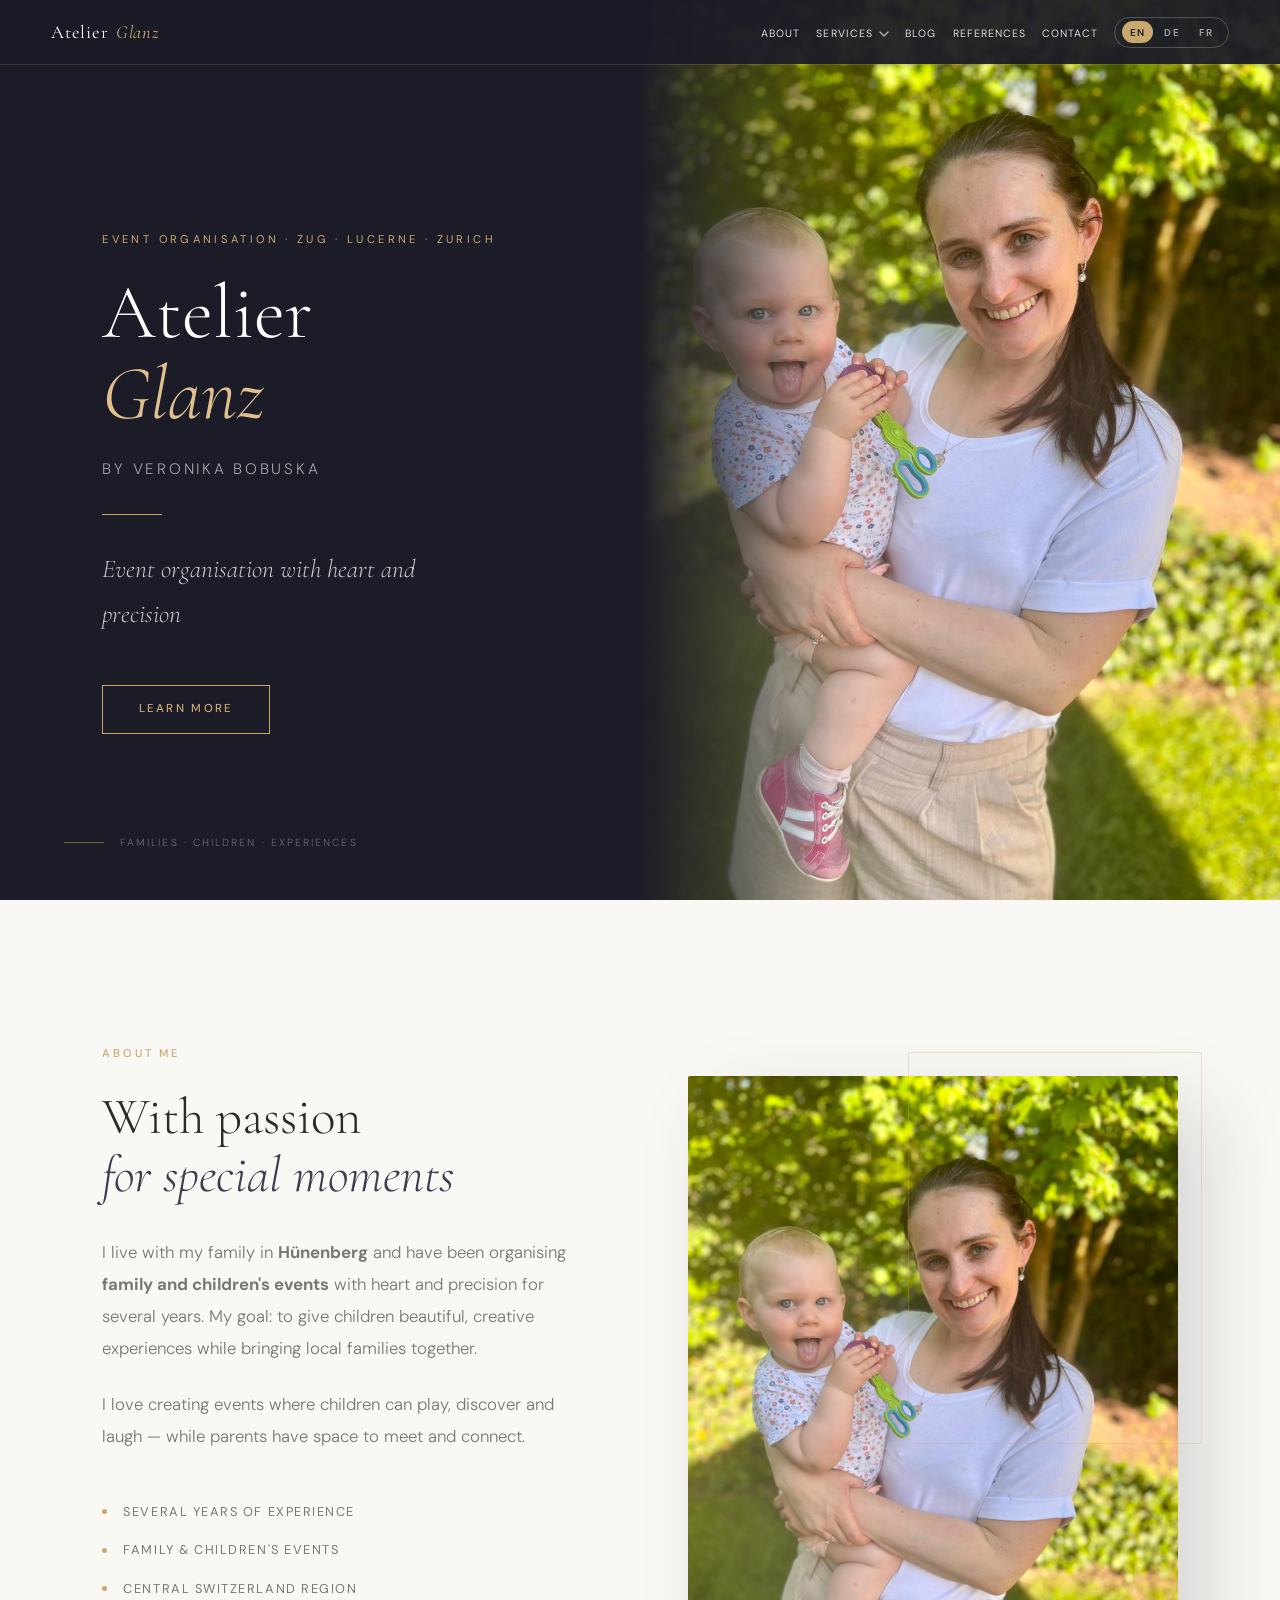
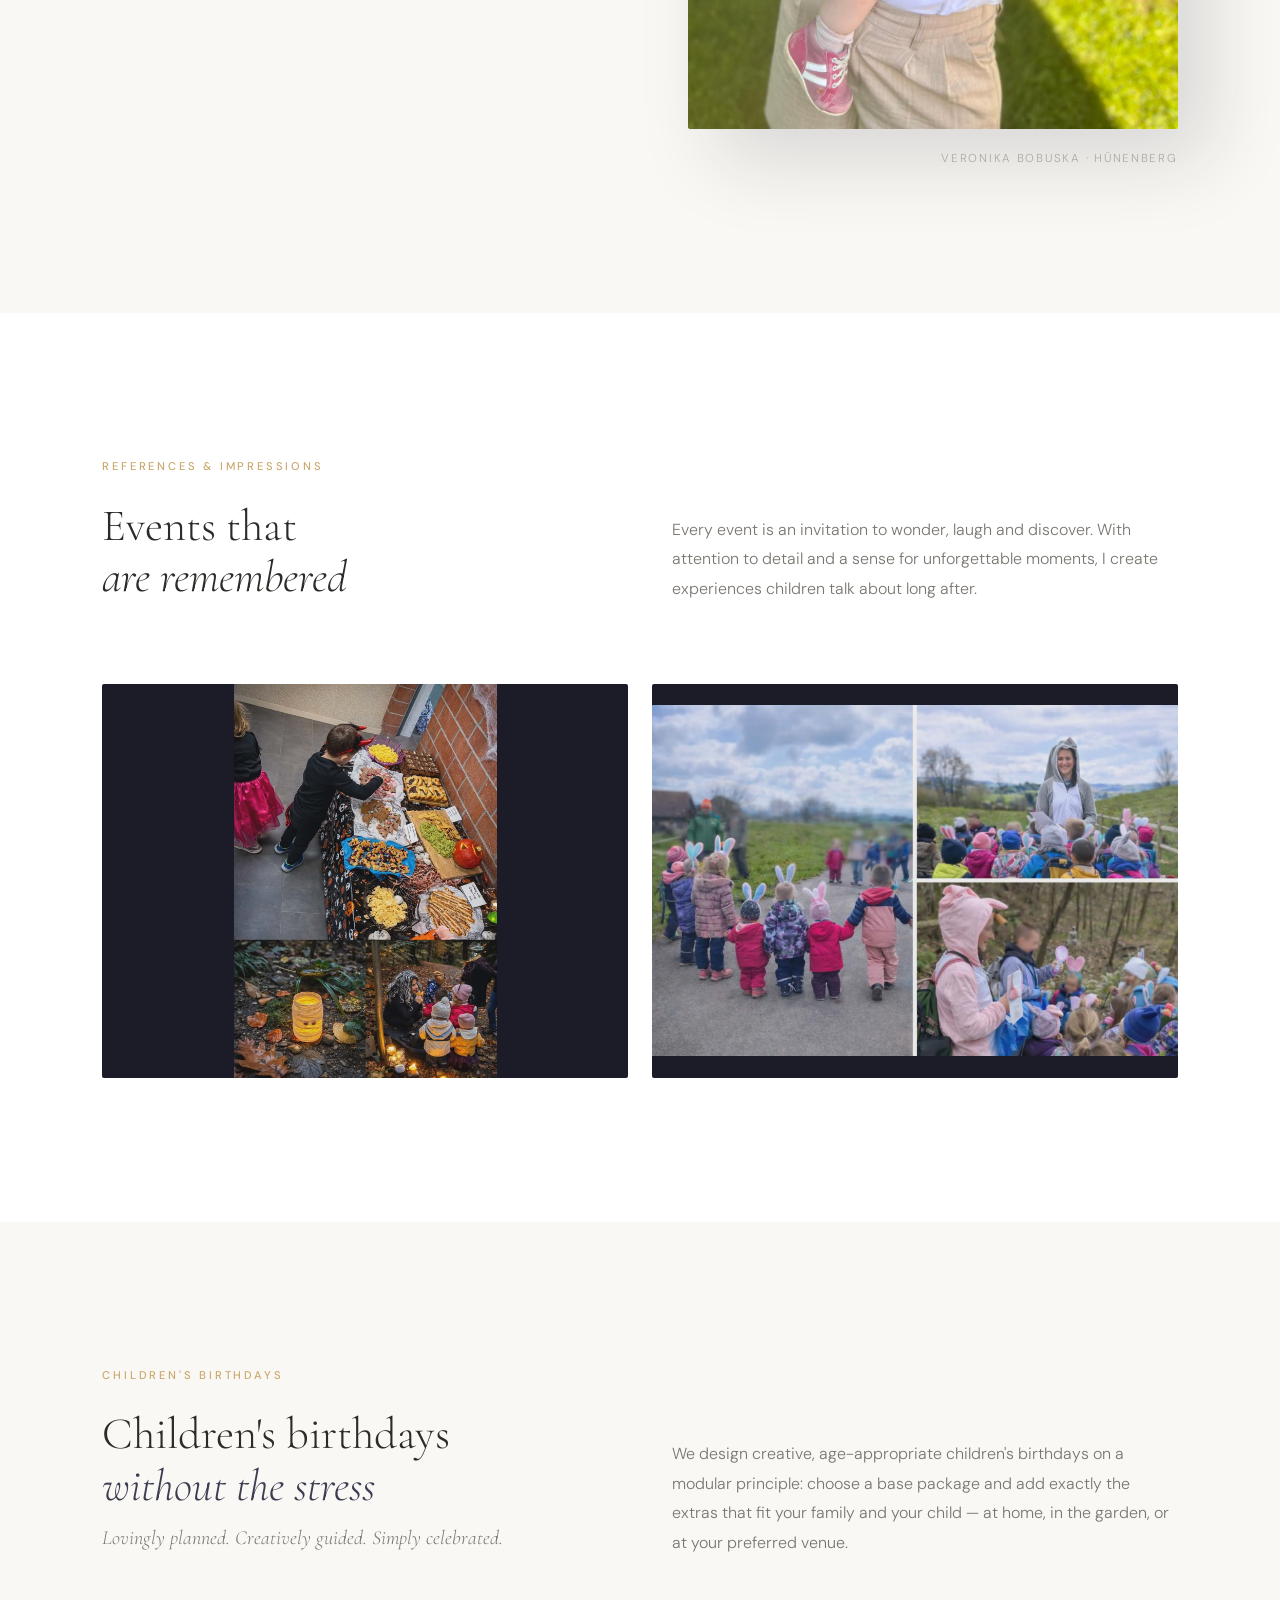
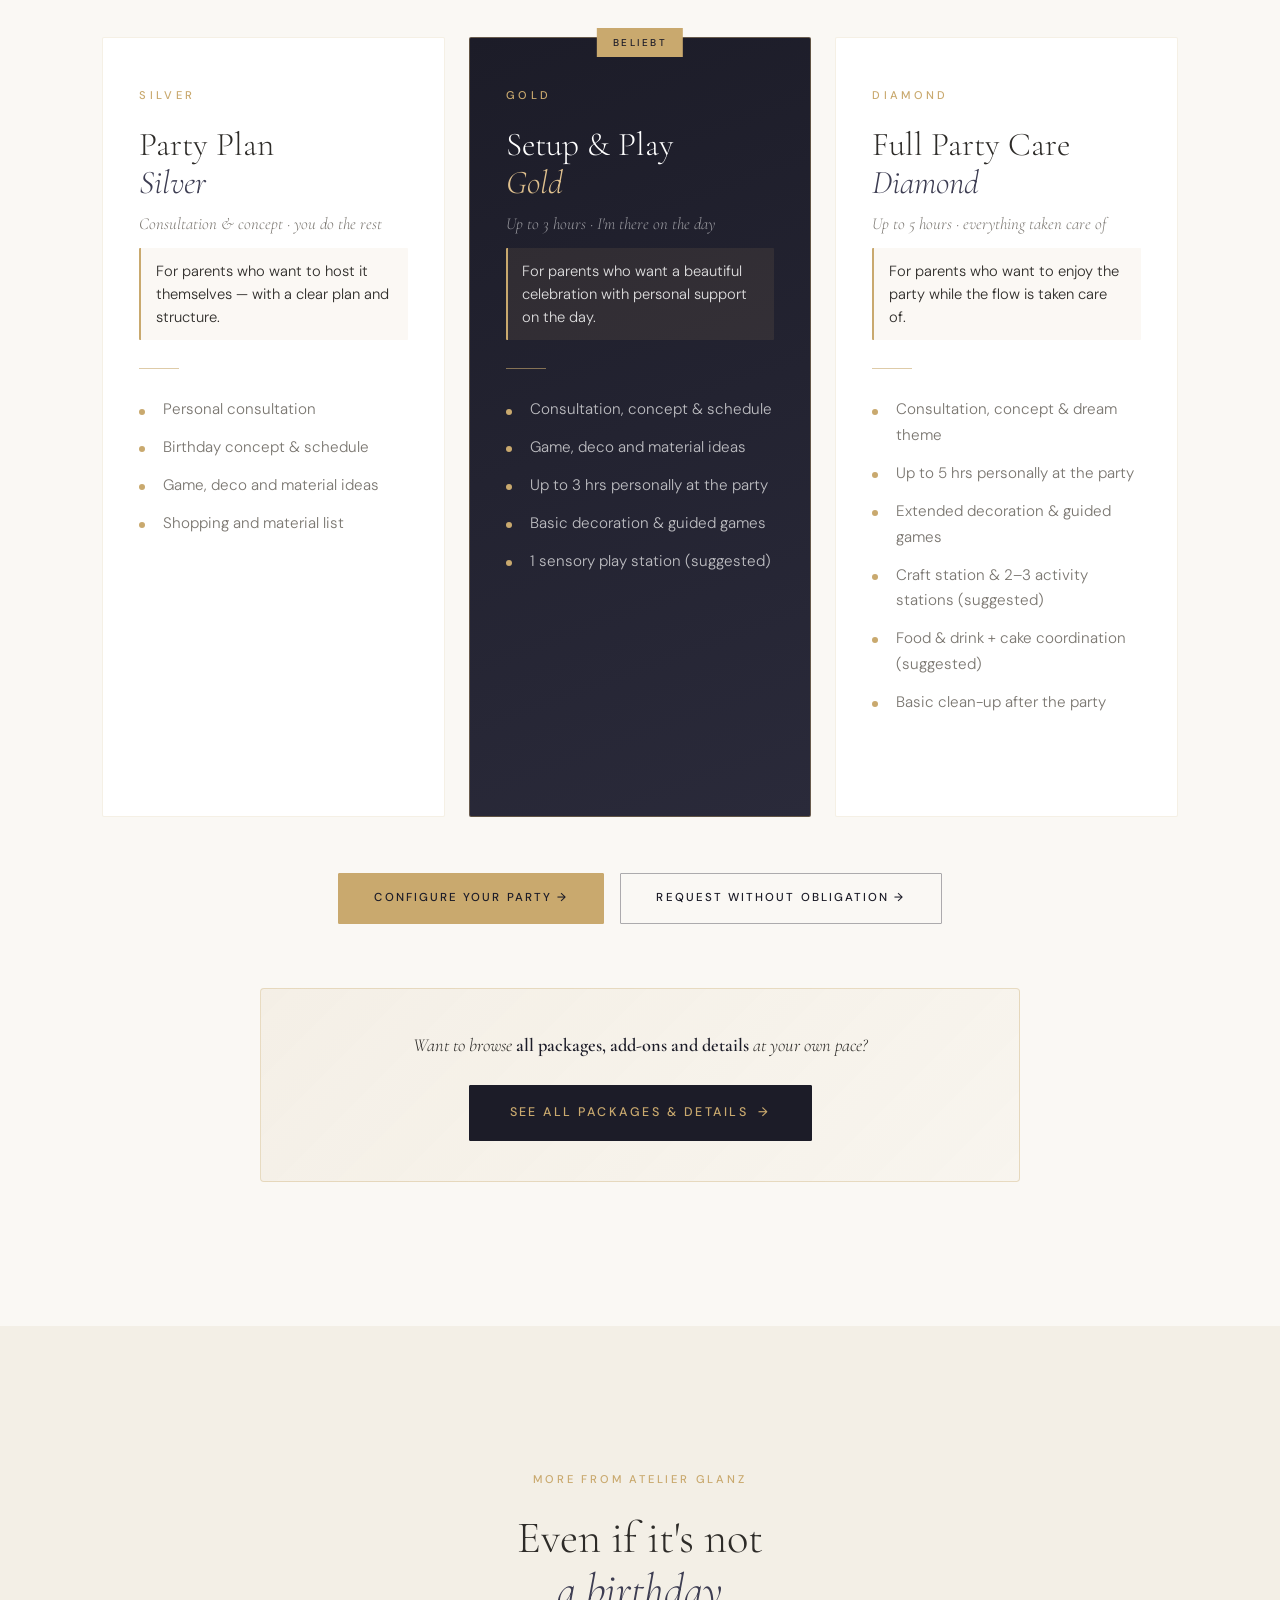
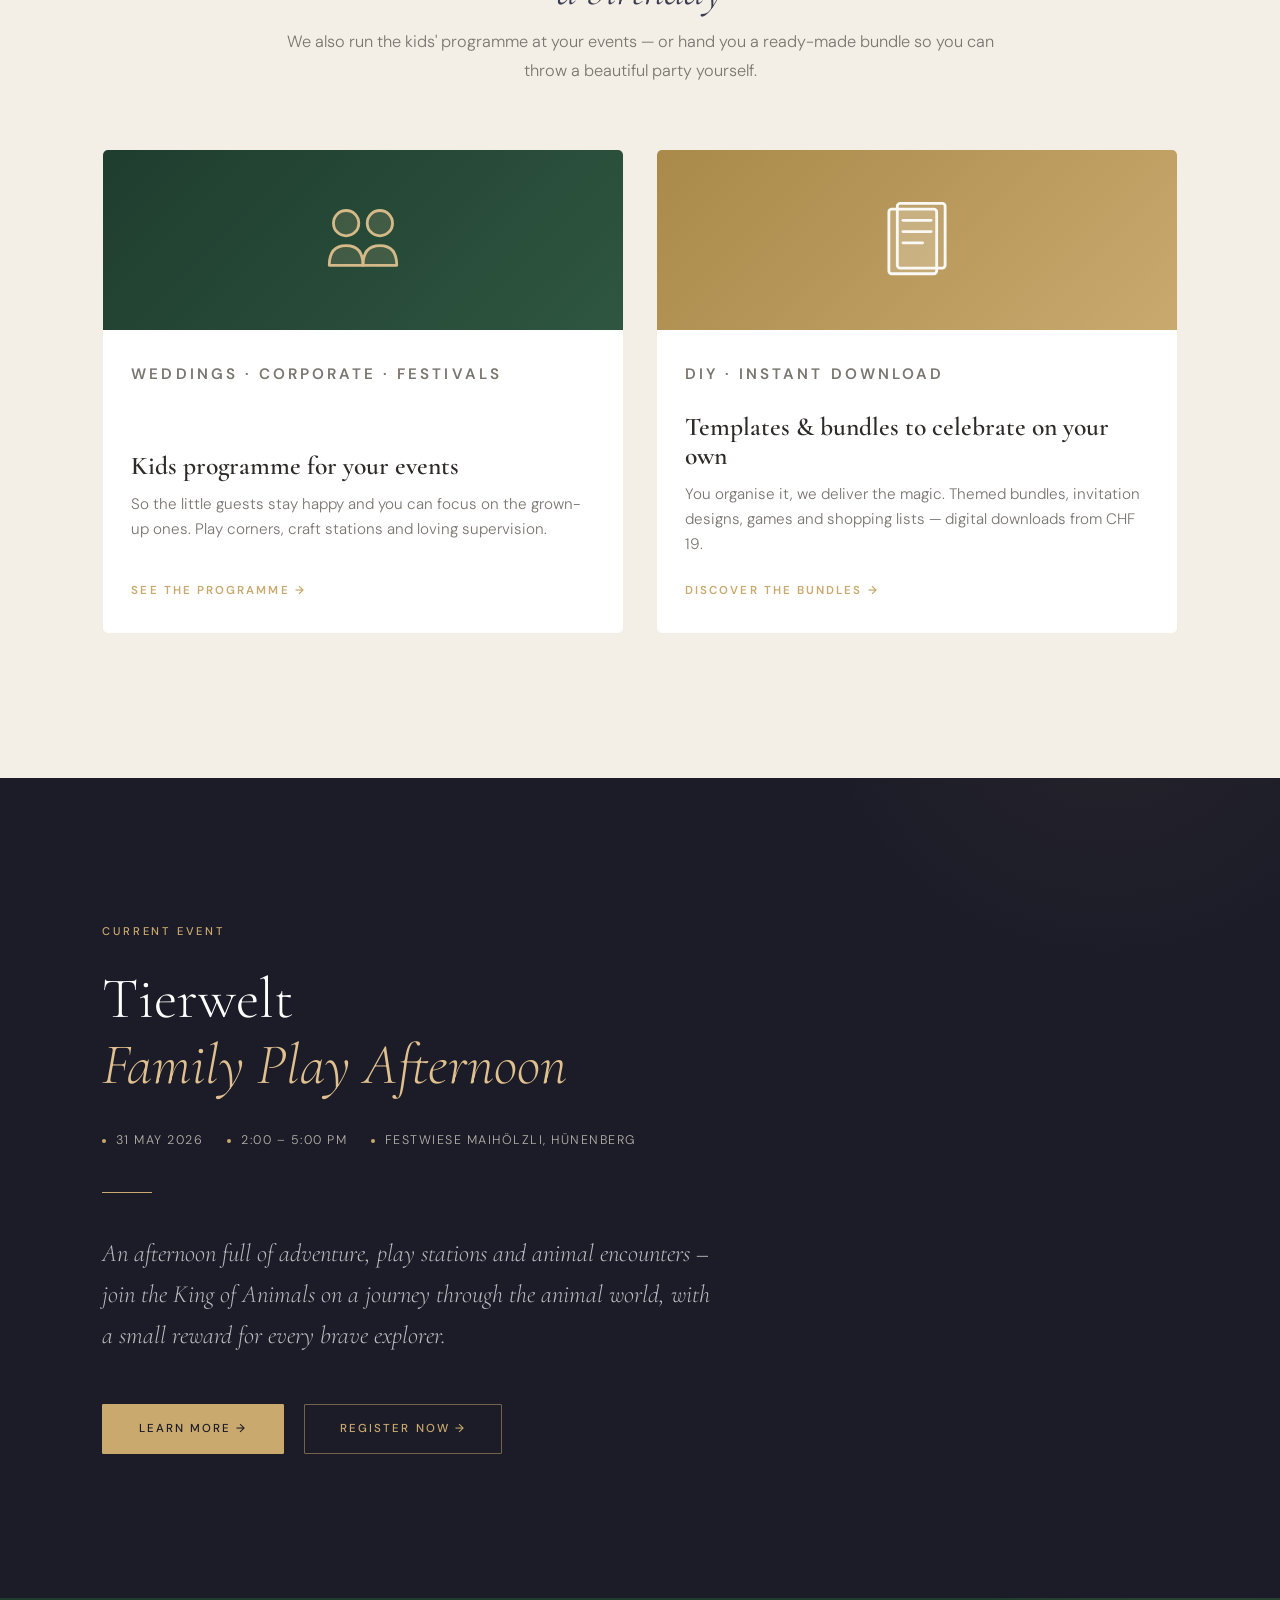
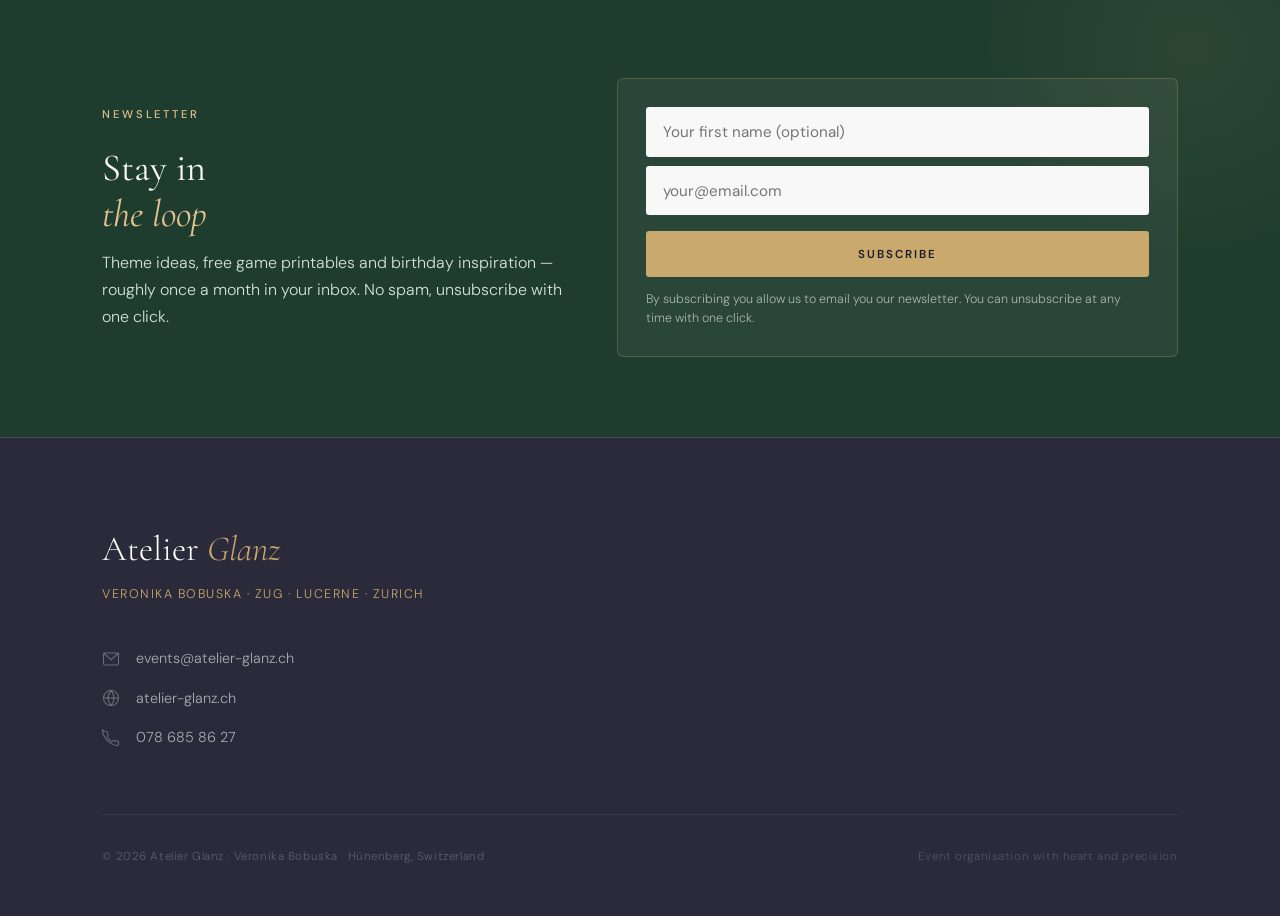
<file: index.html>
<!DOCTYPE html>
<html lang="de">
<head>
  <meta charset="UTF-8" />
  <meta name="viewport" content="width=device-width, initial-scale=1.0" />
  <title>Atelier Glanz — Eventorganisation · Veronika Bobuska</title>
  <meta name="description" content="Atelier Glanz — Eventorganisation mit Herz und Präzision. Familien- und Kinderanlässe in Zug, Luzern und Zürich. Geführt von Veronika Bobuska." />

  <!-- Open Graph -->
  <meta property="og:title" content="Atelier Glanz — Eventorganisation" />
  <meta property="og:description" content="Familien- und Kinderanlässe mit Herz und Präzision. Zug · Luzern · Zürich." />
  <meta property="og:image" content="https://atelier-glanz.ch/images/veronika.jpg" />
  <meta property="og:url" content="https://atelier-glanz.ch/" />
  <meta property="og:type" content="website" />

  <!-- Google Fonts -->
  <link rel="preconnect" href="https://fonts.googleapis.com" />
  <link rel="preconnect" href="https://fonts.gstatic.com" crossorigin />
  <link href="https://fonts.googleapis.com/css2?family=Cormorant+Garamond:ital,wght@0,300;0,400;0,600;1,300;1,400&family=DM+Sans:wght@300;400;500&display=swap" rel="stylesheet" />
  <link rel="stylesheet" href="assets/newsletter.css" />

  <style>
    /* ─── Reset & Base ──────────────────────────────────────────────── */
    *, *::before, *::after { box-sizing: border-box; margin: 0; padding: 0; }

    :root {
      --charcoal:    #1c1c28;
      --charcoal-md: #2a2a3a;
      --charcoal-lt: #3d3d52;
      --gold:        #c9a96e;
      --gold-lt:     #dfc08e;
      --cream:       #faf8f4;
      --warm-grey:   #b8b4ac;
      --text-main:   #2d2b28;
      --text-muted:  #7a7670;
      --sage:        #8a9e8c;
      --white:       #ffffff;
    }

    html { scroll-behavior: smooth; font-size: 16px; }

    body {
      font-family: 'DM Sans', sans-serif;
      font-weight: 300;
      color: var(--text-main);
      background: var(--cream);
      line-height: 1.75;
      overflow-x: hidden;
    }

    img { display: block; max-width: 100%; }
    a { color: inherit; text-decoration: none; }

    /* ─── Typography ────────────────────────────────────────────────── */
    .serif { font-family: 'Cormorant Garamond', serif; }

    h1, h2, h3 {
      font-family: 'Cormorant Garamond', serif;
      font-weight: 300;
      line-height: 1.15;
    }

    .section-label {
      font-family: 'DM Sans', sans-serif;
      font-size: 0.7rem;
      font-weight: 500;
      letter-spacing: 0.25em;
      text-transform: uppercase;
      color: var(--gold);
      display: block;
      margin-bottom: 1.5rem;
    }

    /* ─── Nav ───────────────────────────────────────────────────────── */
    nav {
      position: fixed;
      top: 0; left: 0; right: 0;
      z-index: 100;
      display: flex;
      align-items: center;
      justify-content: space-between;
      padding: 1rem 4vw;
      transition: background 0.4s ease, box-shadow 0.4s ease;
      /* Solid dark background so every nav item stays readable on any hero. */
      background: rgba(28, 28, 40, 0.94);
      box-shadow: 0 1px 0 rgba(201, 169, 110, 0.18);
    }

    nav.scrolled {
      background: rgba(28, 28, 40, 0.98);
      box-shadow: 0 1px 0 rgba(201, 169, 110, 0.25);
    }

    /* stronger contrast for nav text on initial state */
    .nav-logo, .nav-links a {
      text-shadow: 0 1px 2px rgba(0,0,0,0.25);
    }
    nav.scrolled .nav-logo, nav.scrolled .nav-links a {
      text-shadow: none;
    }

    .nav-logo {
      font-family: 'Cormorant Garamond', serif;
      font-size: 1.35rem;
      font-weight: 400;
      color: var(--white);
      letter-spacing: 0.04em;
    }
    .nav-logo em {
      font-style: italic;
      color: var(--gold);
      margin-left: 0.15em;
    }

    /* Hamburger toggle (hidden on desktop) */
    .nav-toggle {
      display: none;
      background: transparent;
      border: 1px solid rgba(255,255,255,0.3);
      border-radius: 3px;
      width: 38px;
      height: 38px;
      padding: 0;
      cursor: pointer;
      flex-direction: column;
      align-items: center;
      justify-content: center;
      gap: 4px;
    }
    .nav-toggle span {
      width: 18px;
      height: 1.5px;
      background: var(--white);
      transition: transform 0.3s, opacity 0.3s;
    }
    .nav-toggle[aria-expanded="true"] span:nth-child(1) { transform: translateY(5.5px) rotate(45deg); }
    .nav-toggle[aria-expanded="true"] span:nth-child(2) { opacity: 0; }
    .nav-toggle[aria-expanded="true"] span:nth-child(3) { transform: translateY(-5.5px) rotate(-45deg); }

    .nav-links {
      display: flex;
      gap: 1.4rem;
      list-style: none;
      align-items: center;
      flex-wrap: wrap;
      justify-content: flex-end;
    }

    .nav-links a {
      font-size: 0.7rem;
      font-weight: 400;
      letter-spacing: 0.12em;
      text-transform: uppercase;
      color: rgba(255,255,255,0.85);
      transition: color 0.25s;
      white-space: nowrap;
    }

    /* Tighter at 1100-1280px laptop widths so all items fit on one row */
    @media (min-width: 901px) and (max-width: 1280px) {
      .nav-links { gap: 1rem; }
      .nav-links a { font-size: 0.66rem; letter-spacing: 0.1em; }
      .nav-logo { font-size: 1.15rem; }
    }

    /* ── Dropdown (Angebote) ── */
    .nav-has-dropdown { position: relative; }
    .nav-dropdown-toggle {
      background: transparent; border: 0; cursor: pointer;
      display: inline-flex; align-items: center; gap: 0.4rem;
      font-family: 'DM Sans', sans-serif;
      font-size: 0.7rem; letter-spacing: 0.12em; text-transform: uppercase;
      color: rgba(255,255,255,0.85); font-weight: 400; padding: 0;
      white-space: nowrap; transition: color 0.25s;
    }
    .nav-dropdown-toggle:hover { color: var(--gold); }
    .nav-caret { transition: transform 0.25s; opacity: 0.7; }
    .nav-dropdown-toggle[aria-expanded="true"] .nav-caret,
    .nav-has-dropdown:hover .nav-caret { transform: rotate(180deg); }
    .nav-dropdown {
      position: absolute; top: calc(100% + 0.7rem); left: -0.6rem;
      background: #1c1c28;
      border: 1px solid rgba(201,169,110,0.25);
      border-radius: 4px;
      box-shadow: 0 16px 40px rgba(0,0,0,0.3);
      padding: 0.4rem 0;
      min-width: 230px; list-style: none;
      opacity: 0; visibility: hidden;
      transform: translateY(-6px);
      transition: opacity 0.2s ease, transform 0.2s ease, visibility 0.2s;
      z-index: 110;
    }
    .nav-has-dropdown:hover .nav-dropdown,
    .nav-has-dropdown:focus-within .nav-dropdown,
    .nav-dropdown.open {
      opacity: 1; visibility: visible; transform: translateY(0);
    }
    .nav-dropdown li { width: 100%; }
    .nav-dropdown a {
      display: block; padding: 0.7rem 1.2rem;
      font-size: 0.7rem; letter-spacing: 0.12em;
      text-transform: uppercase;
      color: rgba(255,255,255,0.85);
      font-weight: 500;
      transition: background 0.2s, color 0.2s;
      white-space: nowrap;
    }
    .nav-dropdown a:hover {
      background: rgba(201,169,110,0.12);
      color: var(--gold);
    }
    @media (min-width: 901px) and (max-width: 1280px) {
      .nav-dropdown-toggle { font-size: 0.66rem; letter-spacing: 0.1em; }
    }

    .nav-links a:hover { color: var(--gold); }
    .nav-links .nav-highlight a { color: var(--gold); border: 1px solid rgba(201,169,110,0.4); padding: 0.4rem 0.9rem; border-radius: 1px; transition: background 0.25s, color 0.25s; }
    .nav-links .nav-highlight a:hover { background: var(--gold); color: var(--charcoal); }

    /* Language switcher */
    .nav-links { align-items: center; }
    .lang-switcher {
      display: inline-flex;
      gap: 0.2rem;
      align-items: center;
      padding: 0.2rem 0.4rem;
      border: 1px solid rgba(255,255,255,0.22);
      border-radius: 100px;
    }
    .lang-btn {
      background: transparent;
      border: 0;
      cursor: pointer;
      font-family: 'DM Sans', sans-serif;
      font-size: 0.62rem;
      font-weight: 600;
      letter-spacing: 0.12em;
      text-transform: uppercase;
      padding: 0.3rem 0.5rem;
      border-radius: 100px;
      color: rgba(255,255,255,0.6);
      transition: all 0.2s ease;
    }
    .lang-btn:hover { color: var(--white); }
    .lang-btn.active { background: var(--gold); color: var(--charcoal); }

    /* ─── Hero ──────────────────────────────────────────────────────── */
    #hero {
      min-height: 100vh;
      background: var(--charcoal);
      display: grid;
      grid-template-columns: 1fr 1fr;
      overflow: hidden;
      position: relative;
    }

    .hero-text-col {
      display: flex;
      flex-direction: column;
      justify-content: center;
      padding: 10rem 5vw 6rem 8vw;
      position: relative;
      z-index: 2;
    }

    .hero-eyebrow {
      font-size: 0.7rem;
      font-weight: 400;
      letter-spacing: 0.3em;
      text-transform: uppercase;
      color: var(--gold);
      margin-bottom: 1.5rem;
      opacity: 0;
      transform: translateY(12px);
      animation: fadeUp 0.8s ease 0.2s forwards;
    }

    .hero-name {
      font-size: clamp(3.5rem, 6vw, 7rem);
      font-weight: 300;
      color: var(--white);
      line-height: 1.05;
      margin-bottom: 0.15em;
      opacity: 0;
      transform: translateY(18px);
      animation: fadeUp 0.9s ease 0.35s forwards;
    }

    .hero-name em {
      font-style: italic;
      color: var(--gold-lt);
    }

    .hero-subname {
      font-family: 'DM Sans', sans-serif;
      font-size: 0.95rem;
      color: rgba(255,255,255,0.6);
      letter-spacing: 0.18em;
      text-transform: uppercase;
      margin-top: 0.6rem;
      opacity: 0;
      transform: translateY(12px);
      animation: fadeUp 0.9s ease 0.45s forwards;
    }

    .hero-rule {
      width: 60px;
      height: 1px;
      background: var(--gold);
      margin: 2rem 0;
      opacity: 0;
      animation: fadeIn 0.8s ease 0.6s forwards;
    }

    .hero-tagline {
      font-family: 'Cormorant Garamond', serif;
      font-size: clamp(1.15rem, 2vw, 1.6rem);
      font-weight: 300;
      font-style: italic;
      color: rgba(255,255,255,0.75);
      max-width: 380px;
      opacity: 0;
      transform: translateY(12px);
      animation: fadeUp 0.9s ease 0.5s forwards;
    }

    .hero-cta {
      display: inline-block;
      margin-top: 3rem;
      padding: 0.85rem 2.2rem;
      border: 1px solid var(--gold);
      color: var(--gold);
      font-size: 0.72rem;
      font-weight: 500;
      letter-spacing: 0.2em;
      text-transform: uppercase;
      transition: background 0.3s, color 0.3s;
      opacity: 0;
      animation: fadeIn 0.8s ease 0.9s forwards;
      align-self: flex-start;
    }

    .hero-cta:hover {
      background: var(--gold);
      color: var(--charcoal);
    }

    .hero-img-col {
      position: relative;
      overflow: hidden;
    }

    /* Photo placeholder */
    .hero-img-col .photo-placeholder,
    .hero-img-col img {
      position: absolute;
      inset: 0;
      width: 100%;
      height: 100%;
      object-fit: cover;
      object-position: center top;
    }

    .hero-img-col .photo-placeholder {
      background: linear-gradient(160deg, var(--charcoal-lt) 0%, var(--charcoal-md) 100%);
      display: flex;
      align-items: center;
      justify-content: center;
      color: var(--warm-grey);
      font-size: 0.8rem;
      letter-spacing: 0.1em;
    }

    /* Gradient overlay on image */
    .hero-img-col::after {
      content: '';
      position: absolute;
      inset: 0;
      background: linear-gradient(to right, var(--charcoal) 0%, transparent 30%);
      pointer-events: none;
    }

    /* Decorative gold border line */
    .hero-deco-line {
      position: absolute;
      bottom: 3rem;
      left: 5vw;
      display: flex;
      align-items: center;
      gap: 1rem;
      opacity: 0;
      animation: fadeIn 1s ease 1.1s forwards;
      z-index: 3;
    }

    .hero-deco-line span {
      width: 40px;
      height: 1px;
      background: var(--gold);
      opacity: 0.5;
    }

    .hero-deco-line p {
      font-size: 0.65rem;
      letter-spacing: 0.2em;
      text-transform: uppercase;
      color: rgba(255,255,255,0.35);
    }

    /* ─── Über mich ─────────────────────────────────────────────────── */
    #ueber-mich {
      padding: 9rem 8vw;
      background: var(--cream);
    }

    .ueber-grid {
      display: grid;
      grid-template-columns: 1fr 1fr;
      gap: 6rem;
      align-items: start;
    }

    .ueber-left h2 {
      font-size: clamp(2.8rem, 4vw, 4.5rem);
      font-weight: 300;
      color: var(--text-main);
      margin-bottom: 2rem;
    }

    .ueber-left h2 em {
      font-style: italic;
      color: var(--charcoal-lt);
    }

    .ueber-left p {
      font-size: 1.05rem;
      color: var(--text-muted);
      line-height: 1.9;
      margin-bottom: 1.5rem;
    }

    .values-row {
      display: flex;
      flex-direction: column;
      gap: 1rem;
      margin-top: 3rem;
    }

    .value-item {
      display: flex;
      align-items: center;
      gap: 1rem;
    }

    .value-dot {
      width: 5px;
      height: 5px;
      background: var(--gold);
      border-radius: 50%;
      flex-shrink: 0;
    }

    .value-item span {
      font-size: 0.8rem;
      font-weight: 400;
      letter-spacing: 0.12em;
      text-transform: uppercase;
      color: var(--text-muted);
    }

    .ueber-right {
      position: relative;
      padding-top: 2rem;
    }

    .portrait-wrap {
      position: relative;
    }

    .portrait-img {
      width: 100%;
      aspect-ratio: 3 / 4;
      object-fit: cover;
      object-position: center top;
      border-radius: 2px;
      box-shadow: 30px 30px 80px rgba(28,28,40,0.15);
    }

    /* placeholder variant */
    .portrait-placeholder {
      width: 100%;
      aspect-ratio: 3 / 4;
      background: linear-gradient(160deg, #d9d4cc 0%, #c5c0b8 100%);
      border-radius: 2px;
      box-shadow: 30px 30px 80px rgba(28,28,40,0.15);
      display: flex;
      align-items: center;
      justify-content: center;
      color: var(--warm-grey);
      font-size: 0.8rem;
      letter-spacing: 0.1em;
    }

    .portrait-accent {
      position: absolute;
      top: -1.5rem;
      right: -1.5rem;
      width: 60%;
      height: 60%;
      border: 1px solid var(--gold);
      opacity: 0.3;
      border-radius: 2px;
      pointer-events: none;
    }

    .portrait-caption {
      margin-top: 1.25rem;
      font-size: 0.72rem;
      letter-spacing: 0.15em;
      text-transform: uppercase;
      color: var(--warm-grey);
      text-align: right;
    }

    /* ─── Gallery / Referenzen ──────────────────────────────────────── */
    #referenzen {
      padding: 9rem 8vw;
      background: var(--white);
    }

    .referenzen-header {
      display: grid;
      grid-template-columns: 1fr 1fr;
      gap: 4rem;
      margin-bottom: 5rem;
      align-items: end;
    }

    .referenzen-header h2 {
      font-size: clamp(2.5rem, 3.5vw, 4rem);
      font-weight: 300;
    }

    .referenzen-header p {
      font-size: 1rem;
      color: var(--text-muted);
      line-height: 1.85;
    }

    .gallery-duo {
      display: grid;
      grid-template-columns: 1fr 1fr;
      gap: 1.5rem;
    }

    .gallery-item {
      position: relative;
      overflow: hidden;
      border-radius: 2px;
      cursor: pointer;
    }

    .gallery-item img,
    .gallery-item .img-placeholder {
      width: 100%;
      height: 100%;
      object-fit: contain;
      object-position: center;
      background: #1c1c28;
      transition: transform 0.7s cubic-bezier(0.25, 0.46, 0.45, 0.94);
      display: block;
    }

    .gallery-item .img-placeholder {
      display: flex;
      align-items: center;
      justify-content: center;
      color: var(--warm-grey);
      font-size: 0.8rem;
      letter-spacing: 0.1em;
    }

    .gallery-item:first-child { aspect-ratio: 4 / 3; }
    .gallery-item:last-child  { aspect-ratio: 4 / 3; }

    .gallery-item:first-child .img-placeholder {
      background: linear-gradient(160deg, #2a2a3a 0%, #1c1c28 100%);
    }

    .gallery-item:last-child .img-placeholder {
      background: linear-gradient(160deg, #3d3040 0%, #2a2035 100%);
    }

    .gallery-overlay {
      position: absolute;
      inset: 0;
      background: linear-gradient(to top, rgba(28,28,40,0.85) 0%, rgba(28,28,40,0) 50%);
      opacity: 0;
      transition: opacity 0.4s ease;
      display: flex;
      flex-direction: column;
      justify-content: flex-end;
      padding: 2rem;
    }

    .gallery-item:hover .gallery-overlay { opacity: 1; }
    .gallery-item:hover img,
    .gallery-item:hover .img-placeholder { transform: scale(1.04); }

    .gallery-caption {
      color: var(--white);
      font-family: 'Cormorant Garamond', serif;
      font-size: 1.3rem;
      font-weight: 300;
      font-style: italic;
      transform: translateY(8px);
      transition: transform 0.4s ease;
    }

    .gallery-item:hover .gallery-caption { transform: translateY(0); }

    .gallery-caption-sub {
      font-family: 'DM Sans', sans-serif;
      font-size: 0.65rem;
      letter-spacing: 0.2em;
      text-transform: uppercase;
      color: var(--gold);
      margin-top: 0.35rem;
      transform: translateY(8px);
      transition: transform 0.4s ease 0.05s;
    }

    .gallery-item:hover .gallery-caption-sub { transform: translateY(0); }

    /* ─── Kindergeburtstag ──────────────────────────────────────────── */
    #kindergeburtstag {
      padding: 9rem 8vw;
      background: var(--cream);
      position: relative;
    }

    .geburtstag-header {
      display: grid;
      grid-template-columns: 1fr 1fr;
      gap: 4rem;
      margin-bottom: 5rem;
      align-items: end;
    }

    .geburtstag-header h2 {
      font-size: clamp(2.5rem, 3.5vw, 4rem);
      font-weight: 300;
    }

    .geburtstag-header h2 em {
      font-style: italic;
      color: var(--charcoal-lt);
    }

    .geburtstag-header p {
      font-size: 1rem;
      color: var(--text-muted);
      line-height: 1.85;
    }

    .geburtstag-grid {
      display: grid;
      grid-template-columns: repeat(3, 1fr);
      gap: 1.5rem;
    }

    .geburtstag-card {
      background: var(--white);
      padding: 3rem 2.25rem;
      border: 1px solid rgba(201, 169, 110, 0.18);
      border-radius: 2px;
      position: relative;
      transition: transform 0.4s ease, box-shadow 0.4s ease, border-color 0.4s ease;
      display: flex;
      flex-direction: column;
    }

    .geburtstag-card:hover {
      transform: translateY(-6px);
      box-shadow: 0 24px 60px rgba(28, 28, 40, 0.10);
      border-color: rgba(201, 169, 110, 0.45);
    }

    .geburtstag-card.featured {
      background: linear-gradient(160deg, #1c1c28 0%, #2a2a3a 100%);
      border-color: rgba(201, 169, 110, 0.4);
    }

    .geburtstag-card.featured::before {
      content: 'Beliebt';
      position: absolute;
      top: -10px;
      left: 50%;
      transform: translateX(-50%);
      background: var(--gold);
      color: var(--charcoal);
      font-size: 0.62rem;
      letter-spacing: 0.25em;
      text-transform: uppercase;
      padding: 0.35rem 1rem;
      font-weight: 500;
    }

    .geburtstag-card.gold {
      background: linear-gradient(160deg, #1c1c28 0%, #2a2a3a 100%);
      border-color: rgba(201, 169, 110, 0.4);
    }

    .geburtstag-tier {
      font-family: 'DM Sans', sans-serif;
      font-size: 0.7rem;
      font-weight: 500;
      letter-spacing: 0.3em;
      text-transform: uppercase;
      color: var(--gold);
      margin-bottom: 1.25rem;
    }

    .geburtstag-card h3 {
      font-family: 'Cormorant Garamond', serif;
      font-size: clamp(2rem, 2.6vw, 2.8rem);
      font-weight: 300;
      color: var(--text-main);
      margin-bottom: 0.4rem;
    }

    .geburtstag-card.gold h3,
    .geburtstag-card.featured h3 { color: var(--white); }
    .geburtstag-card.gold h3 em,
    .geburtstag-card.featured h3 em { color: var(--gold-lt); font-style: italic; }
    .geburtstag-card h3 em { font-style: italic; color: var(--charcoal-lt); }

    .geburtstag-duration {
      font-family: 'Cormorant Garamond', serif;
      font-style: italic;
      font-size: 1.05rem;
      color: var(--text-muted);
      margin-bottom: 0.6rem;
    }

    .geburtstag-card.gold .geburtstag-duration,
    .geburtstag-card.featured .geburtstag-duration {
      color: rgba(255,255,255,0.55);
    }

    .geburtstag-idealfor {
      font-size: 0.92rem;
      color: var(--text-main);
      line-height: 1.55;
      margin-bottom: 1.75rem;
      padding: 0.75rem 0.9rem;
      background: rgba(201,169,110,0.08);
      border-left: 2px solid var(--gold);
      border-radius: 1px;
    }
    .geburtstag-card.gold .geburtstag-idealfor,
    .geburtstag-card.featured .geburtstag-idealfor {
      color: rgba(255,255,255,0.85);
      background: rgba(201,169,110,0.10);
    }

    .geburtstag-rule {
      width: 40px;
      height: 1px;
      background: var(--gold);
      opacity: 0.6;
      margin-bottom: 1.75rem;
    }

    .geburtstag-features {
      list-style: none;
      margin-bottom: 2.5rem;
    }

    .geburtstag-features li {
      position: relative;
      padding-left: 1.5rem;
      font-size: 0.95rem;
      color: var(--text-muted);
      line-height: 1.7;
      margin-bottom: 0.75rem;
    }

    .geburtstag-card.gold .geburtstag-features li,
    .geburtstag-card.featured .geburtstag-features li {
      color: rgba(255,255,255,0.7);
    }

    .geburtstag-features li::before {
      content: '';
      position: absolute;
      left: 0;
      top: 0.7rem;
      width: 6px;
      height: 6px;
      border-radius: 50%;
      background: var(--gold);
    }

    .geburtstag-price {
      display: flex;
      align-items: baseline;
      gap: 0.4rem;
      margin-top: auto;
      padding-top: 1.25rem;
      border-top: 1px solid rgba(201, 169, 110, 0.18);
    }

    .geburtstag-card.gold .geburtstag-price,
    .geburtstag-card.featured .geburtstag-price {
      border-top-color: rgba(201, 169, 110, 0.25);
    }

    .geburtstag-price-prefix {
      font-size: 0.7rem;
      letter-spacing: 0.2em;
      text-transform: uppercase;
      color: var(--text-muted);
      font-weight: 400;
      margin-right: 0.4rem;
    }

    .geburtstag-card.gold .geburtstag-price-prefix,
    .geburtstag-card.featured .geburtstag-price-prefix {
      color: rgba(255,255,255,0.5);
    }

    .geburtstag-price-value {
      font-family: 'Cormorant Garamond', serif;
      font-size: 2.4rem;
      font-weight: 300;
      color: var(--text-main);
    }

    .geburtstag-card.gold .geburtstag-price-value,
    .geburtstag-card.featured .geburtstag-price-value { color: var(--white); }

    .geburtstag-price-currency {
      font-size: 0.8rem;
      letter-spacing: 0.2em;
      text-transform: uppercase;
      color: var(--gold);
      font-weight: 500;
    }

    .geburtstag-cta-row {
      display: flex;
      gap: 1rem;
      flex-wrap: wrap;
      margin-top: 3.5rem;
      justify-content: center;
    }

    .geburtstag-details-cta {
      display: flex;
      flex-direction: column;
      align-items: center;
      gap: 1rem;
      margin: 4rem auto 0;
      padding: 2.5rem 2rem;
      max-width: 760px;
      background: linear-gradient(135deg, rgba(201,169,110,0.10) 0%, rgba(201,169,110,0.04) 100%);
      border: 1px solid rgba(201,169,110,0.35);
      border-radius: 4px;
      text-align: center;
    }
    .geburtstag-details-cta .lead {
      font-family: 'Cormorant Garamond', serif;
      font-style: italic;
      font-size: 1.15rem;
      color: var(--text-main);
      margin-bottom: 0.5rem;
    }
    .geburtstag-details-cta .lead strong {
      color: var(--charcoal);
      font-weight: 600;
      font-style: normal;
    }
    .geburtstag-details-link {
      display: inline-flex;
      align-items: center;
      gap: 0.6rem;
      padding: 1rem 2.5rem;
      background: var(--charcoal);
      color: var(--gold);
      font-family: 'DM Sans', sans-serif;
      font-size: 0.78rem;
      font-weight: 500;
      letter-spacing: 0.2em;
      text-transform: uppercase;
      border-radius: 1px;
      border: 1px solid var(--charcoal);
      transition: all 0.3s ease;
    }
    .geburtstag-details-link:hover {
      background: var(--gold);
      color: var(--charcoal);
      transform: translateY(-2px);
      box-shadow: 0 12px 28px rgba(28,28,40,0.18);
    }
    .geburtstag-details-link::after {
      content: '→';
      transition: transform 0.3s ease;
    }
    .geburtstag-details-link:hover::after { transform: translateX(4px); }

    /* ─── Weitere Angebote (Kinderprogramm + Vorlagen) ─────────────── */
    #weitere-angebote {
      padding: 9rem 8vw;
      background: var(--cream-deep, #f3efe6);
    }
    .weitere-head {
      text-align: center;
      max-width: 720px;
      margin: 0 auto 4rem;
    }
    .weitere-head h2 {
      font-size: clamp(2.4rem, 3.5vw, 3.5rem);
      margin-bottom: 0.75rem;
      font-weight: 300;
    }
    .weitere-head h2 em { font-style: italic; color: var(--charcoal-lt); }
    .weitere-head p {
      color: var(--text-muted);
      font-size: 1.02rem;
      line-height: 1.75;
    }
    .weitere-grid {
      display: grid;
      grid-template-columns: 1fr 1fr;
      gap: 2rem;
      max-width: 1100px;
      margin: 0 auto;
    }
    .weitere-card {
      background: #ffffff;
      border: 1px solid rgba(201,169,110,0.2);
      border-radius: 6px;
      overflow: hidden;
      display: flex;
      flex-direction: column;
      transition: all 0.3s ease;
      cursor: pointer;
    }
    .weitere-card:hover {
      transform: translateY(-6px);
      box-shadow: 0 24px 50px rgba(28,28,40,0.10);
      border-color: rgba(201,169,110,0.5);
    }
    .weitere-card-visual {
      height: 180px;
      display: flex;
      align-items: center;
      justify-content: center;
      color: #dfc08e;
    }
    .visual-kp {
      background: linear-gradient(135deg, #1f3d2e 0%, #2e5641 100%);
    }
    .visual-vl {
      background: linear-gradient(135deg, #a98a4a 0%, #c9a96e 100%);
      color: #fff;
    }
    .weitere-card-visual svg {
      width: 90px; height: 90px; opacity: 0.95;
    }
    .weitere-card-body {
      padding: 2rem 1.75rem;
      flex: 1;
      display: flex;
      flex-direction: column;
    }
    .weitere-tag {
      font-size: 0.66rem;
      letter-spacing: 0.2em;
      text-transform: uppercase;
      color: #a98a4a;
      font-weight: 600;
      margin-bottom: 0.5rem;
    }
    .weitere-card h3 {
      font-family: 'Cormorant Garamond', serif;
      font-size: 1.6rem;
      font-weight: 600;
      color: var(--text-main, #2d2b28);
      margin-bottom: 0.7rem;
    }
    .weitere-card-body > p {
      font-size: 0.95rem;
      color: var(--text-muted, #7a7670);
      line-height: 1.65;
      margin-bottom: 1.5rem;
      flex: 1;
    }
    .weitere-cta {
      display: inline-flex;
      align-items: center;
      gap: 0.4rem;
      font-size: 0.72rem;
      font-weight: 600;
      letter-spacing: 0.18em;
      text-transform: uppercase;
      color: var(--gold);
      transition: gap 0.25s ease, color 0.25s ease;
    }
    .weitere-card:hover .weitere-cta { gap: 0.7rem; color: var(--gold-deep, #a98a4a); }

    @media (max-width: 760px) {
      #weitere-angebote { padding: 6rem 6vw; }
      .weitere-grid { grid-template-columns: 1fr; gap: 1.5rem; }
      .weitere-card-visual { height: 150px; }
      .weitere-card-body { padding: 1.75rem 1.5rem; }
    }

    /* ─── Aktueller Anlass ──────────────────────────────────────────── */
    #anlass {
      background: var(--charcoal);
      padding: 9rem 8vw;
      position: relative;
      overflow: hidden;
    }

    /* subtle background texture */
    #anlass::before {
      content: '';
      position: absolute;
      top: -50%;
      right: -10%;
      width: 600px;
      height: 600px;
      border-radius: 50%;
      background: radial-gradient(circle, rgba(201,169,110,0.06) 0%, transparent 70%);
      pointer-events: none;
    }

    .anlass-inner {
      max-width: 780px;
      position: relative;
      z-index: 1;
    }

    .anlass-inner .section-label { color: var(--gold); }

    .anlass-inner h2 {
      font-size: clamp(2.8rem, 4.5vw, 5.5rem);
      color: var(--white);
      font-weight: 300;
      margin-bottom: 0.3em;
    }

    .anlass-inner h2 em {
      font-style: italic;
      color: var(--gold-lt);
    }

    .anlass-meta {
      display: flex;
      align-items: center;
      gap: 1.5rem;
      margin: 2rem 0;
      flex-wrap: wrap;
    }

    .anlass-meta-item {
      display: flex;
      align-items: center;
      gap: 0.6rem;
      font-size: 0.78rem;
      letter-spacing: 0.12em;
      text-transform: uppercase;
      color: var(--warm-grey);
    }

    .anlass-meta-item .dot {
      width: 4px;
      height: 4px;
      background: var(--gold);
      border-radius: 50%;
    }

    .anlass-rule {
      width: 50px;
      height: 1px;
      background: var(--gold);
      opacity: 0.5;
      margin: 2.5rem 0;
    }

    .anlass-teaser {
      font-family: 'Cormorant Garamond', serif;
      font-size: clamp(1.2rem, 2vw, 1.55rem);
      font-weight: 300;
      font-style: italic;
      color: rgba(255,255,255,0.7);
      line-height: 1.65;
      max-width: 620px;
      margin-bottom: 3rem;
    }

    .btn-row {
      display: flex;
      gap: 1.25rem;
      flex-wrap: wrap;
    }

    .btn {
      display: inline-flex;
      align-items: center;
      gap: 0.5rem;
      padding: 0.9rem 2.2rem;
      font-family: 'DM Sans', sans-serif;
      font-size: 0.72rem;
      font-weight: 500;
      letter-spacing: 0.18em;
      text-transform: uppercase;
      transition: all 0.3s ease;
      border-radius: 1px;
      cursor: pointer;
    }

    .btn-gold {
      background: var(--gold);
      color: var(--charcoal);
      border: 1px solid var(--gold);
    }

    .btn-gold:hover {
      background: var(--gold-lt);
      border-color: var(--gold-lt);
      transform: translateY(-2px);
      box-shadow: 0 8px 24px rgba(201,169,110,0.3);
    }

    .btn-outline {
      background: transparent;
      color: var(--gold);
      border: 1px solid rgba(201,169,110,0.5);
    }

    .btn-outline:hover {
      border-color: var(--gold);
      background: rgba(201,169,110,0.08);
      transform: translateY(-2px);
    }

    /* light variants for use on cream backgrounds */
    .btn-gold-light {
      background: var(--gold);
      color: var(--charcoal);
      border: 1px solid var(--gold);
    }
    .btn-gold-light:hover {
      background: var(--gold-lt);
      border-color: var(--gold-lt);
      transform: translateY(-2px);
      box-shadow: 0 8px 24px rgba(201,169,110,0.3);
    }

    .btn-outline-dark {
      background: transparent;
      color: var(--charcoal);
      border: 1px solid rgba(28,28,40,0.35);
    }
    .btn-outline-dark:hover {
      border-color: var(--charcoal);
      background: rgba(28,28,40,0.04);
      transform: translateY(-2px);
    }

    /* ─── Kontakt / Footer ──────────────────────────────────────────── */
    footer {
      background: var(--charcoal-md);
      padding: 5rem 8vw 3rem;
      border-top: 1px solid rgba(201,169,110,0.25);
    }

    .footer-grid {
      margin-bottom: 4rem;
    }

    .footer-name {
      font-family: 'Cormorant Garamond', serif;
      font-size: 2.2rem;
      font-weight: 300;
      color: var(--white);
      margin-bottom: 0.3rem;
    }

    .footer-tagline {
      font-size: 0.78rem;
      letter-spacing: 0.12em;
      text-transform: uppercase;
      color: var(--gold);
      margin-bottom: 2.5rem;
    }

    .footer-contact-items {
      display: flex;
      flex-direction: column;
      gap: 0.9rem;
    }

    .footer-contact-item {
      display: flex;
      align-items: center;
      gap: 1rem;
      font-size: 0.9rem;
      color: rgba(255,255,255,0.6);
      transition: color 0.25s;
    }

    .footer-contact-item:hover { color: var(--gold); }

    .footer-contact-item .icon {
      width: 18px;
      height: 18px;
      opacity: 0.5;
      flex-shrink: 0;
    }

.footer-bottom {
      border-top: 1px solid rgba(255,255,255,0.07);
      padding-top: 2rem;
      display: flex;
      justify-content: space-between;
      align-items: center;
      gap: 1rem;
      flex-wrap: wrap;
    }

    .footer-copy {
      font-size: 0.72rem;
      color: rgba(255,255,255,0.25);
      letter-spacing: 0.05em;
    }

    .footer-made {
      font-size: 0.72rem;
      color: rgba(255,255,255,0.2);
      letter-spacing: 0.05em;
    }

    /* ─── Scroll Animations ─────────────────────────────────────────── */
    .reveal {
      opacity: 0;
      transform: translateY(28px);
      transition: opacity 0.8s ease, transform 0.8s ease;
    }

    .reveal.visible {
      opacity: 1;
      transform: translateY(0);
    }

    .reveal-delay-1 { transition-delay: 0.1s; }
    .reveal-delay-2 { transition-delay: 0.2s; }
    .reveal-delay-3 { transition-delay: 0.3s; }
    .reveal-delay-4 { transition-delay: 0.4s; }

    /* ─── Keyframes ─────────────────────────────────────────────────── */
    @keyframes fadeUp {
      to { opacity: 1; transform: translateY(0); }
    }

    @keyframes fadeIn {
      to { opacity: 1; }
    }

    /* ─── Mobile ────────────────────────────────────────────────────── */
    @media (max-width: 900px) {
      #hero {
        grid-template-columns: 1fr;
        min-height: 100svh;
      }

      .hero-img-col {
        position: absolute;
        inset: 0;
        z-index: 0;
      }

      .hero-img-col::after {
        background: linear-gradient(to bottom,
          rgba(28,28,40,0.75) 0%,
          rgba(28,28,40,0.5) 50%,
          rgba(28,28,40,0.85) 100%);
      }

      .hero-text-col {
        position: relative;
        z-index: 2;
        padding: 8rem 6vw 5rem;
        min-height: 100svh;
        justify-content: flex-end;
      }

      .hero-name { font-size: clamp(3rem, 12vw, 5rem); }

      .ueber-grid { grid-template-columns: 1fr; gap: 3rem; }
      .ueber-right { order: -1; }
      .portrait-accent { display: none; }

      .referenzen-header { grid-template-columns: 1fr; gap: 2rem; margin-bottom: 3rem; }

      .geburtstag-header { grid-template-columns: 1fr; gap: 2rem; margin-bottom: 3rem; }
      .geburtstag-grid { grid-template-columns: 1fr; gap: 1.5rem; }
      .geburtstag-card { padding: 2.5rem 2rem; }
      .geburtstag-card.featured::before { font-size: 0.55rem; }

      .gallery-duo { grid-template-columns: 1fr; }
      .gallery-item:first-child { aspect-ratio: 16 / 10; }
      .gallery-item:last-child  { aspect-ratio: 16 / 10; }


      nav { padding: 1rem 5vw; }
      /* When the mobile drawer is open, force the nav header to a solid dark
         background so there's no see-through strip behind the drawer. */
      nav.menu-open {
        background: #1c1c28 !important;
        backdrop-filter: none !important;
        -webkit-backdrop-filter: none !important;
        box-shadow: 0 1px 0 rgba(201,169,110,0.2);
      }
      nav.menu-open .nav-logo { color: #ffffff; }
      nav.menu-open .nav-logo em { color: var(--gold); }
      nav.menu-open .nav-toggle { border-color: rgba(255,255,255,0.3); }
      nav.menu-open .nav-toggle span { background: #ffffff; }
      .nav-toggle {
        display: flex;
        position: relative;
        z-index: 210;
      }
      nav .nav-links {
        position: fixed;
        top: 0;
        right: 0;
        bottom: 0;
        width: min(82vw, 340px);
        height: 100vh;
        height: 100dvh;
        z-index: 200;
        /* Solid background so the drawer is always readable, even when
           backdrop-filter isn't supported (older Safari / Firefox). */
        background: #1c1c28 !important;
        flex-direction: column;
        gap: 0;
        padding: 5rem 2rem 2rem;
        transform: translateX(100%);
        transition: transform 0.35s ease;
        align-items: flex-start;
        border-left: 1px solid rgba(201,169,110,0.25);
        box-shadow: -16px 0 50px rgba(0,0,0,0.45);
        overflow-y: auto;
      }
      nav .nav-links.open { transform: translateX(0) !important; }
      .nav-links li { width: 100%; }
      .nav-links a {
        display: block;
        padding: 0.85rem 0;
        font-size: 0.85rem;
        letter-spacing: 0.15em;
        border-bottom: 1px solid rgba(255,255,255,0.06);
        width: 100%;
      }
      .nav-links .nav-highlight a {
        margin-top: 0.5rem;
        padding: 0.6rem 1rem;
        text-align: center;
        border: 1px solid rgba(201,169,110,0.5);
      }
      .lang-switcher {
        margin-top: 1.5rem;
        align-self: stretch;
        justify-content: space-between;
      }

      /* Mobile dropdown: collapsible inside the drawer */
      .nav-has-dropdown { width: 100%; }
      .nav-dropdown-toggle {
        width: 100%;
        justify-content: space-between;
        color: rgba(255,255,255,0.85) !important;
        padding: 0.85rem 0;
        font-size: 0.85rem;
        letter-spacing: 0.15em;
        border-bottom: 1px solid rgba(255,255,255,0.06);
      }
      .nav-dropdown {
        position: static;
        background: rgba(255,255,255,0.04);
        border: 0; border-radius: 0; box-shadow: none;
        padding: 0; margin: 0;
        min-width: 0; width: 100%;
        opacity: 1; visibility: visible; transform: none;
        max-height: 0; overflow: hidden;
        transition: max-height 0.3s ease;
      }
      .nav-dropdown.open { max-height: 320px; }
      .nav-dropdown a {
        padding: 0.7rem 0 0.7rem 1.5rem;
        font-size: 0.78rem;
        border-bottom: 1px solid rgba(255,255,255,0.04);
      }
    }

    @media (max-width: 560px) {
      #ueber-mich, #referenzen, #kindergeburtstag, #anlass { padding: 6rem 6vw; }
      footer { padding: 4rem 6vw 2.5rem; }
      .btn-row { flex-direction: column; }
      .btn { text-align: center; justify-content: center; }
    }
  </style>
</head>
<body>

  <!-- ─── Navigation ─────────────────────────────────────────────── -->
  <nav id="nav">
    <a class="nav-logo" href="#">Atelier <em>Glanz</em></a>
    <button class="nav-toggle" aria-label="Menu" aria-expanded="false" type="button">
      <span></span><span></span><span></span>
    </button>
    <ul class="nav-links">
      <li><a href="index.html#ueber-mich" data-i18n="nav.about">Über mich</a></li>
      <li class="nav-has-dropdown">
        <button type="button" class="nav-dropdown-toggle" aria-haspopup="true" aria-expanded="false">
          <span data-i18n="nav.services">Angebote</span>
          <svg class="nav-caret" width="10" height="6" viewBox="0 0 10 6" fill="none" aria-hidden="true"><path d="M1 1l4 4 4-4" stroke="currentColor" stroke-width="1.5" stroke-linecap="round" stroke-linejoin="round"/></svg>
        </button>
        <ul class="nav-dropdown" role="menu">
          <li><a href="kindergeburtstag.html" data-i18n="nav.kg">Kindergeburtstag</a></li>
          <li><a href="kinderprogramm.html" data-i18n="nav.kinderprogramm">Kinderprogramm</a></li>
          <li><a href="vorlagen.html" data-i18n="nav.vorlagen">Vorlagen</a></li>
        </ul>
      </li>
      <li><a href="blog.html" data-i18n="nav.blog">Blog</a></li>
      <li><a href="index.html#referenzen" data-i18n="nav.refs">Referenzen</a></li>
      <li><a href="index.html#kontakt" data-i18n="nav.contact">Kontakt</a></li>
      <li>
        <div class="lang-switcher" role="group" aria-label="Choose language">
          <button type="button" class="lang-btn" data-lang="en">EN</button>
          <button type="button" class="lang-btn" data-lang="de">DE</button>
          <button type="button" class="lang-btn" data-lang="fr">FR</button>
        </div>
      </li>
    </ul>
  </nav>

  <!-- ─── Hero ───────────────────────────────────────────────────── -->
  <section id="hero">
    <div class="hero-text-col">
      <p class="hero-eyebrow" data-i18n="home.hero.eyebrow">Eventorganisation · Zug · Luzern · Zürich</p>
      <h1 class="hero-name serif">Atelier<br /><em>Glanz</em></h1>
      <p class="hero-subname">by Veronika Bobuska</p>
      <div class="hero-rule"></div>
      <p class="hero-tagline" data-i18n="home.hero.tagline">Eventorganisation mit Herz und Präzision</p>
      <a class="hero-cta" href="#ueber-mich" data-i18n="home.hero.cta">Mehr erfahren</a>
    </div>

    <div class="hero-img-col">
      <img src="images/veronika.jpg" alt="Veronika Bobuska" />
    </div>

    <div class="hero-deco-line">
      <span></span>
      <p data-i18n="home.hero.deco">Familien · Kinder · Erlebnisse</p>
    </div>
  </section>

  <!-- ─── Über mich ──────────────────────────────────────────────── -->
  <section id="ueber-mich">
    <div class="ueber-grid">
      <div class="ueber-left">
        <span class="section-label reveal" data-i18n="home.about.label">Über mich</span>
        <h2 class="reveal reveal-delay-1" data-i18n-html="home.about.h2.html">Mit Leidenschaft<br /><em>für besondere Momente</em></h2>
        <p class="reveal reveal-delay-2" data-i18n-html="home.about.p1.html">
          Ich lebe mit meiner Familie in <strong>Hünenberg</strong> und organisiere seit mehreren Jahren mit viel Herz und
          Organisationstalent <strong>Familien- und Kinderanlässe</strong>. Mein Ziel: Kindern schöne und kreative
          Erlebnisse ermöglichen und gleichzeitig Familien aus der Umgebung zusammenbringen.
        </p>
        <p class="reveal reveal-delay-2" data-i18n-html="home.about.p2.html">
          Ich liebe es, Anlässe zu gestalten, bei denen Kinder spielen, entdecken und lachen können –
          und Eltern Raum für Begegnung und Austausch haben.
        </p>
        <div class="values-row reveal reveal-delay-3">
          <div class="value-item">
            <div class="value-dot"></div>
            <span data-i18n="home.about.value1">Mehrere Jahre Erfahrung</span>
          </div>
          <div class="value-item">
            <div class="value-dot"></div>
            <span data-i18n="home.about.value2">Familien- &amp; Kinderanlässe</span>
          </div>
          <div class="value-item">
            <div class="value-dot"></div>
            <span data-i18n="home.about.value3">Region Zentralschweiz</span>
          </div>
        </div>
      </div>

      <div class="ueber-right reveal reveal-delay-2">
        <div class="portrait-wrap">
          <img class="portrait-img" src="images/veronika.jpg" alt="Veronika Bobuska" />
          <div class="portrait-accent"></div>
        </div>
        <p class="portrait-caption" data-i18n="home.about.caption">Veronika Bobuska · Hünenberg</p>
      </div>
    </div>
  </section>

  <!-- ─── Referenzen & Eindrücke ─────────────────────────────────── -->
  <section id="referenzen">
    <div class="referenzen-header">
      <div>
        <span class="section-label reveal" data-i18n="home.refs.label">Referenzen &amp; Eindrücke</span>
        <h2 class="reveal reveal-delay-1" data-i18n-html="home.refs.h2.html">Anlässe, die<br /><em>in Erinnerung bleiben</em></h2>
      </div>
      <p class="reveal reveal-delay-2" data-i18n="home.refs.p">
        Jeder Anlass ist eine Einladung zum Staunen, Lachen und Entdecken.
        Mit Liebe zum Detail und einem Gespür für unvergessliche Augenblicke
        entstehen Erlebnisse, über die Kinder noch lange sprechen.
      </p>
    </div>

    <div class="gallery-duo">
      <div class="gallery-item reveal">
        <img src="images/halloween.JPG" alt="Halloween-Anlass 2024" />
        <div class="gallery-overlay">
          <p class="gallery-caption" data-i18n="home.refs.halloween">Halloween-Anlass</p>
          <p class="gallery-caption-sub">2024</p>
        </div>
      </div>

      <div class="gallery-item reveal reveal-delay-2">
        <img src="images/ostern.JPG" alt="Oster-Anlass 2025" />
        <div class="gallery-overlay">
          <p class="gallery-caption" data-i18n="home.refs.ostern">Oster-Anlass</p>
          <p class="gallery-caption-sub">2025</p>
        </div>
      </div>
    </div>
  </section>

  <!-- ─── Kindergeburtstag ───────────────────────────────────────── -->
  <section id="kindergeburtstag">
    <div class="geburtstag-header">
      <div>
        <span class="section-label reveal" data-i18n="home.kg.label">Kindergeburtstag</span>
        <h2 class="reveal reveal-delay-1" data-i18n-html="home.kg.h2.html">Kindergeburtstag<br /><em>ohne Stress</em></h2>
        <p class="reveal reveal-delay-1" style="font-family: 'Cormorant Garamond', serif; font-style: italic; font-size: 1.25rem; color: var(--text-muted); margin-top: 0.5rem;" data-i18n="home.kg.sub">
          Liebevoll geplant. Kreativ begleitet. Einfach gefeiert.
        </p>
      </div>
      <p class="reveal reveal-delay-2" data-i18n="home.kg.p">
        Wir gestalten kreative, altersgerechte Kindergeburtstage nach dem Baukasten-Prinzip:
        Sie wählen ein Grundpaket und ergänzen genau die Extras, die zu Ihrer Familie und
        Ihrem Kind passen – ob zu Hause, im Garten oder an Ihrer Wunschlocation.
      </p>
    </div>

    <div class="geburtstag-grid">
      <!-- Silver -->
      <div class="geburtstag-card reveal">
        <p class="geburtstag-tier" data-i18n="pkg.silver.tier">Silver</p>
        <h3 data-i18n-html="pkg.silver.title.html">Party Plan<br /><em>Silver</em></h3>
        <p class="geburtstag-duration" data-i18n="pkg.silver.duration">Beratung &amp; Konzept · planen Sie selbst</p>
        <p class="geburtstag-idealfor" data-i18n="pkg.silver.idealfor">Für Eltern, die selbst umsetzen möchten – mit klarer Idee und Struktur.</p>
        <div class="geburtstag-rule"></div>
        <ul class="geburtstag-features">
          <li data-i18n="pkg.silver.feat1">Persönliches Beratungsgespräch</li>
          <li data-i18n="pkg.silver.feat2">Geburtstagskonzept &amp; Ablaufplan</li>
          <li data-i18n="pkg.silver.feat3">Spiel-, Deko- und Materialideen</li>
          <li data-i18n="pkg.silver.feat4">Einkaufs- und Materialliste</li>
        </ul>
      </div>

      <!-- Gold (featured) -->
      <div class="geburtstag-card featured reveal reveal-delay-1">
        <p class="geburtstag-tier" data-i18n="pkg.gold.tier">Gold</p>
        <h3 data-i18n-html="pkg.gold.title.html">Setup &amp; Play<br /><em>Gold</em></h3>
        <p class="geburtstag-duration" data-i18n="pkg.gold.duration">Bis zu 3 Stunden · ich bin am Geburtstag dabei</p>
        <p class="geburtstag-idealfor" data-i18n="pkg.gold.idealfor">Für Eltern, die eine schöne Feier möchten und vor Ort Unterstützung wünschen.</p>
        <div class="geburtstag-rule"></div>
        <ul class="geburtstag-features">
          <li data-i18n="pkg.gold.feat1">Alles aus Silver inklusive</li>
          <li data-i18n="pkg.gold.feat2">Basis-Dekoration des Partybereichs</li>
          <li data-i18n="pkg.gold.feat3">Geführte Spiele &amp; Mitmachaktionen</li>
          <li data-i18n="pkg.gold.feat4">1 Sensorik- oder Spielstation</li>
          <li data-i18n="pkg.gold.feat5">Persönliche Betreuung vor Ort</li>
        </ul>
      </div>

      <!-- Diamond -->
      <div class="geburtstag-card reveal reveal-delay-2">
        <p class="geburtstag-tier" data-i18n="pkg.diamond.tier">Diamond</p>
        <h3 data-i18n-html="pkg.diamond.title.html">Full Party Care<br /><em>Diamond</em></h3>
        <p class="geburtstag-duration" data-i18n="pkg.diamond.duration">Bis zu 5 Stunden · alles aus einer Hand</p>
        <p class="geburtstag-idealfor" data-i18n="pkg.diamond.idealfor">Für Eltern, die den Geburtstag geniessen möchten, während der Ablauf betreut wird.</p>
        <div class="geburtstag-rule"></div>
        <ul class="geburtstag-features">
          <li data-i18n="pkg.diamond.feat1">Alles aus Gold inklusive</li>
          <li data-i18n="pkg.diamond.feat2">Voll ausgearbeitetes Wunschthema</li>
          <li data-i18n="pkg.diamond.feat3">Erweiterte Dekoration</li>
          <li data-i18n="pkg.diamond.feat4">Bastelstation &amp; 2–3 Aktivitätsstationen</li>
          <li data-i18n="pkg.diamond.feat5">Food &amp; Drink Handling, Kuchenkoordination</li>
          <li data-i18n="pkg.diamond.feat6">Basis-Aufräumen nach der Feier</li>
        </ul>
      </div>
    </div>

    <div class="geburtstag-cta-row reveal reveal-delay-3">
      <a class="btn btn-gold-light" href="kindergeburtstag.html#calculator" data-i18n="home.kg.cta.calc">Wunschfeier konfigurieren →</a>
      <a class="btn btn-outline-dark" href="kindergeburtstag.html#anfrage" data-i18n="home.kg.cta.contact">Unverbindlich anfragen →</a>
    </div>

    <div class="geburtstag-details-cta reveal reveal-delay-3">
      <p class="lead" data-i18n-html="home.kg.detailsLead.html">
        Möchten Sie <strong>alle Pakete, Add-ons und Details</strong> in Ruhe ansehen?
      </p>
      <a class="geburtstag-details-link" href="kindergeburtstag.html" data-i18n="home.kg.cta.details">
        Alle Pakete &amp; Details ansehen
      </a>
    </div>
  </section>

  <!-- ─── More Offerings (Kinderprogramm + Vorlagen) ─────────────── -->
  <section id="weitere-angebote">
    <div class="weitere-head">
      <span class="section-label reveal" data-i18n="home.more.label">Weitere Angebote</span>
      <h2 class="reveal reveal-delay-1" data-i18n-html="home.more.h2.html">Auch wenn es kein<br /><em>Kindergeburtstag ist</em></h2>
      <p class="reveal reveal-delay-2" data-i18n="home.more.p">
        Wir gestalten auch das Programm für Kinder an Ihren Anlässen — oder liefern Ihnen
        Vorlagen, damit Sie selbst eine wunderschöne Feier zaubern können.
      </p>
    </div>

    <div class="weitere-grid">
      <a class="weitere-card reveal reveal-delay-1" href="kinderprogramm.html">
        <div class="weitere-card-visual visual-kp">
          <svg viewBox="0 0 64 64" fill="none" stroke="currentColor" stroke-width="2" stroke-linecap="round" stroke-linejoin="round">
            <circle cx="20" cy="20" r="9" fill="currentColor" fill-opacity="0.16"/>
            <circle cx="44" cy="20" r="9" fill="currentColor" fill-opacity="0.16"/>
            <path d="M8 50 Q8 36 20 36 Q32 36 32 50 Z" fill="currentColor" fill-opacity="0.16"/>
            <path d="M32 50 Q32 36 44 36 Q56 36 56 50 Z" fill="currentColor" fill-opacity="0.16"/>
          </svg>
        </div>
        <div class="weitere-card-body">
          <p class="weitere-tag" data-i18n="home.more.kp.tag">Hochzeiten · Firmenevents · Festivals</p>
          <h3 data-i18n="home.more.kp.title">Kinderprogramm für Ihre Anlässe</h3>
          <p data-i18n="home.more.kp.desc">Damit die kleinen Gäste glücklich sind und Sie sich auf Ihre grossen Gäste konzentrieren können. Spielecken, Bastelstationen und liebevolle Betreuung.</p>
          <span class="weitere-cta" data-i18n="home.more.kp.cta">Programm ansehen →</span>
        </div>
      </a>

      <a class="weitere-card reveal reveal-delay-2" href="vorlagen.html">
        <div class="weitere-card-visual visual-vl">
          <svg viewBox="0 0 64 64" fill="none" stroke="currentColor" stroke-width="2" stroke-linecap="round" stroke-linejoin="round">
            <rect x="12" y="10" width="34" height="46" rx="2" fill="currentColor" fill-opacity="0.16"/>
            <rect x="18" y="6" width="34" height="46" rx="2" fill="currentColor" fill-opacity="0.10"/>
            <line x1="22" y1="18" x2="42" y2="18"/>
            <line x1="22" y1="26" x2="42" y2="26"/>
            <line x1="22" y1="34" x2="36" y2="34"/>
          </svg>
        </div>
        <div class="weitere-card-body">
          <p class="weitere-tag" data-i18n="home.more.vl.tag">DIY · sofort zum Download</p>
          <h3 data-i18n="home.more.vl.title">Vorlagen &amp; Bundles zum Selber-Feiern</h3>
          <p data-i18n="home.more.vl.desc">Sie organisieren selbst, wir liefern die Magie. Themenpakete, Einladungs-Designs, Spiele und Einkaufslisten — als digitale Bundles ab CHF 19.</p>
          <span class="weitere-cta" data-i18n="home.more.vl.cta">Vorlagen entdecken →</span>
        </div>
      </a>
    </div>
  </section>

  <!-- ─── Aktueller Anlass ───────────────────────────────────────── -->
  <section id="anlass">
    <div class="anlass-inner">
      <span class="section-label reveal" data-i18n="home.event.label">Aktueller Anlass</span>
      <h2 class="reveal reveal-delay-1" data-i18n-html="home.event.h2.html">Tierwelt<br /><em>Familien Spielnachmittag</em></h2>

      <div class="anlass-meta reveal reveal-delay-2">
        <div class="anlass-meta-item">
          <span class="dot"></span>
          <span data-i18n="home.event.date">31. Mai 2026</span>
        </div>
        <div class="anlass-meta-item">
          <span class="dot"></span>
          <span data-i18n="home.event.time">14:00 – 17:00 Uhr</span>
        </div>
        <div class="anlass-meta-item">
          <span class="dot"></span>
          <span data-i18n="home.event.place">Festwiese Maihölzli, Hünenberg</span>
        </div>
      </div>

      <div class="anlass-rule reveal reveal-delay-2"></div>

      <p class="anlass-teaser reveal reveal-delay-3" data-i18n="home.event.teaser">
        Ein Nachmittag voller Abenteuer, Spielstationen und tierischer Begegnungen –
        gemeinsam mit dem König der Tiere auf eine Reise durch die Tierwelt,
        mit einer kleinen Belohnung am Ende für alle tapferen Entdecker.
      </p>

      <div class="btn-row reveal reveal-delay-4">
        <a class="btn btn-gold" href="https://i-bobusky.github.io/tierwelt/" target="_blank" rel="noopener" data-i18n="home.event.cta1">
          Mehr erfahren →
        </a>
        <a class="btn btn-outline" href="https://docs.google.com/forms/d/e/1FAIpQLSf3Y4YO3nBZqt5NnRoRAzHLiLCD6EKWa1GRbqSk9khlZH9h7Q/viewform" target="_blank" rel="noopener" data-i18n="home.event.cta2">
          Jetzt anmelden →
        </a>
      </div>
    </div>
  </section>

  <!-- ─── Newsletter ─────────────────────────────────────────────── -->
  <section id="newsletter">
    <div class="nl-inner">
      <div class="nl-text">
        <span class="section-label" data-i18n="nl.label">Newsletter</span>
        <h2 data-i18n-html="nl.h2.html">Bleiben Sie<br /><em>auf dem Laufenden</em></h2>
        <p data-i18n="nl.p">Themen-Ideen, kostenlose Spielanleitungen und Geburtstags-Inspiration — etwa einmal im Monat in Ihrem Posteingang. Kein Spam, jederzeit abbestellbar.</p>
      </div>
      <form class="nl-form" action="https://api.web3forms.com/submit" method="POST" novalidate>
        <input type="hidden" name="access_key" value="c96da7b4-269f-4fea-979a-68f6e0f2f244" />
        <input type="hidden" name="subject" value="Newsletter-Anmeldung — Atelier Glanz" />
        <input type="hidden" name="from_name" value="Atelier Glanz Newsletter" />
        <input type="checkbox" name="botcheck" class="hp-field" tabindex="-1" autocomplete="off" />
        <div class="nl-input-row">
          <input type="text" name="firstname" placeholder="Ihr Vorname (optional)" data-i18n-attr="placeholder:nl.firstname.placeholder" autocomplete="given-name" />
          <input type="email" name="email" placeholder="ihre@email.ch" data-i18n-attr="placeholder:nl.placeholder" required autocomplete="email" />
          <button type="submit" data-i18n="nl.button">Abonnieren</button>
        </div>
        <p class="nl-privacy" data-i18n="nl.privacy">Mit der Anmeldung stimmen Sie zu, dass wir Ihre E-Mail für unseren Newsletter verwenden. Abmelden ist jederzeit per Klick möglich.</p>
      </form>
      <div class="nl-success" hidden role="status" aria-live="polite" data-i18n="nl.success">Danke! Wir melden uns bald.</div>
    </div>
  </section>

  <!-- ─── Footer / Kontakt ───────────────────────────────────────── -->
  <footer id="kontakt">
    <div class="footer-grid">
      <div>
        <p class="footer-name">Atelier <em style="color:var(--gold);font-style:italic;">Glanz</em></p>
        <p class="footer-tagline" data-i18n="footer.tagline">Veronika Bobuska · Zug · Luzern · Zürich</p>

        <div class="footer-contact-items">
          <a class="footer-contact-item" href="mailto:events@atelier-glanz.ch">
            <svg class="icon" viewBox="0 0 24 24" fill="none" stroke="currentColor" stroke-width="1.5">
              <rect x="2" y="4" width="20" height="16" rx="2"/>
              <polyline points="2,4 12,13 22,4"/>
            </svg>
            events@atelier-glanz.ch
          </a>
          <a class="footer-contact-item" href="https://atelier-glanz.ch" target="_blank" rel="noopener">
            <svg class="icon" viewBox="0 0 24 24" fill="none" stroke="currentColor" stroke-width="1.5">
              <circle cx="12" cy="12" r="10"/>
              <line x1="2" y1="12" x2="22" y2="12"/>
              <path d="M12 2a15.3 15.3 0 0 1 4 10 15.3 15.3 0 0 1-4 10 15.3 15.3 0 0 1-4-10 15.3 15.3 0 0 1 4-10z"/>
            </svg>
            atelier-glanz.ch
          </a>
          <a class="footer-contact-item" href="tel:+41786858627">
            <svg class="icon" viewBox="0 0 24 24" fill="none" stroke="currentColor" stroke-width="1.5">
              <path d="M22 16.92v3a2 2 0 0 1-2.18 2 19.79 19.79 0 0 1-8.63-3.07A19.5 19.5 0 0 1 3.15 9.81a19.79 19.79 0 0 1-3.07-8.63A2 2 0 0 1 2.11 3h3a2 2 0 0 1 2 1.72c.127.96.361 1.903.7 2.81a2 2 0 0 1-.45 2.11L6.91 10.9a16 16 0 0 0 6 6l1.27-.89a2 2 0 0 1 2.11-.45 12.84 12.84 0 0 0 2.81.7A2 2 0 0 1 22 16.92z"/>
            </svg>
            078 685 86 27
          </a>
        </div>
      </div>

    </div>

    <div class="footer-bottom">
      <p class="footer-copy" data-i18n="footer.copy">© 2026 Atelier Glanz · Veronika Bobuska · Hünenberg, Schweiz</p>
      <p class="footer-made" data-i18n="footer.made">Eventorganisation mit Herz und Präzision</p>
    </div>
  </footer>

  <!-- ─── Scripts ────────────────────────────────────────────────── -->
  <script src="assets/i18n.js"></script>
  <script src="assets/newsletter.js" defer></script>
  <script>
    // Sticky nav
    const nav = document.getElementById('nav');
    window.addEventListener('scroll', () => {
      nav.classList.toggle('scrolled', window.scrollY > 60);
    }, { passive: true });

    // Hamburger menu (mobile)
    const navToggle = document.querySelector('.nav-toggle');
    const navLinks = document.querySelector('.nav-links');
    if (navToggle && navLinks) {
      navToggle.addEventListener('click', () => {
        const open = navLinks.classList.toggle('open');
        nav.classList.toggle('menu-open', open);
        navToggle.setAttribute('aria-expanded', open ? 'true' : 'false');
      });
      // Close drawer when a nav link is clicked
      navLinks.querySelectorAll('a').forEach(a => a.addEventListener('click', () => {
        navLinks.classList.remove('open');
        nav.classList.remove('menu-open');
        navToggle.setAttribute('aria-expanded', 'false');
      }));
    }

    // Dropdown (Angebote): click toggles on mobile + accessibility on desktop
    document.querySelectorAll('.nav-dropdown-toggle').forEach(btn => {
      const menu = btn.nextElementSibling;
      if (!menu || !menu.classList.contains('nav-dropdown')) return;
      btn.addEventListener('click', (e) => {
        e.preventDefault();
        e.stopPropagation();
        const opened = menu.classList.toggle('open');
        btn.setAttribute('aria-expanded', opened ? 'true' : 'false');
      });
    });
    // Close any open dropdown when clicking outside (desktop)
    document.addEventListener('click', (e) => {
      document.querySelectorAll('.nav-dropdown.open').forEach(menu => {
        if (!menu.parentElement.contains(e.target)) {
          menu.classList.remove('open');
          const btn = menu.previousElementSibling;
          if (btn) btn.setAttribute('aria-expanded', 'false');
        }
      });
    });

    // Scroll reveal (IntersectionObserver)
    const revealEls = document.querySelectorAll('.reveal');
    const io = new IntersectionObserver((entries) => {
      entries.forEach(entry => {
        if (entry.isIntersecting) {
          entry.target.classList.add('visible');
          io.unobserve(entry.target);
        }
      });
    }, { threshold: 0.12, rootMargin: '0px 0px -40px 0px' });

    revealEls.forEach(el => io.observe(el));

    // Swap placeholder divs for real images (only if file exists)
    // When you add images, uncomment the <img> tags in the HTML and remove the placeholder divs.
  </script>

</body>
</html>
</file>
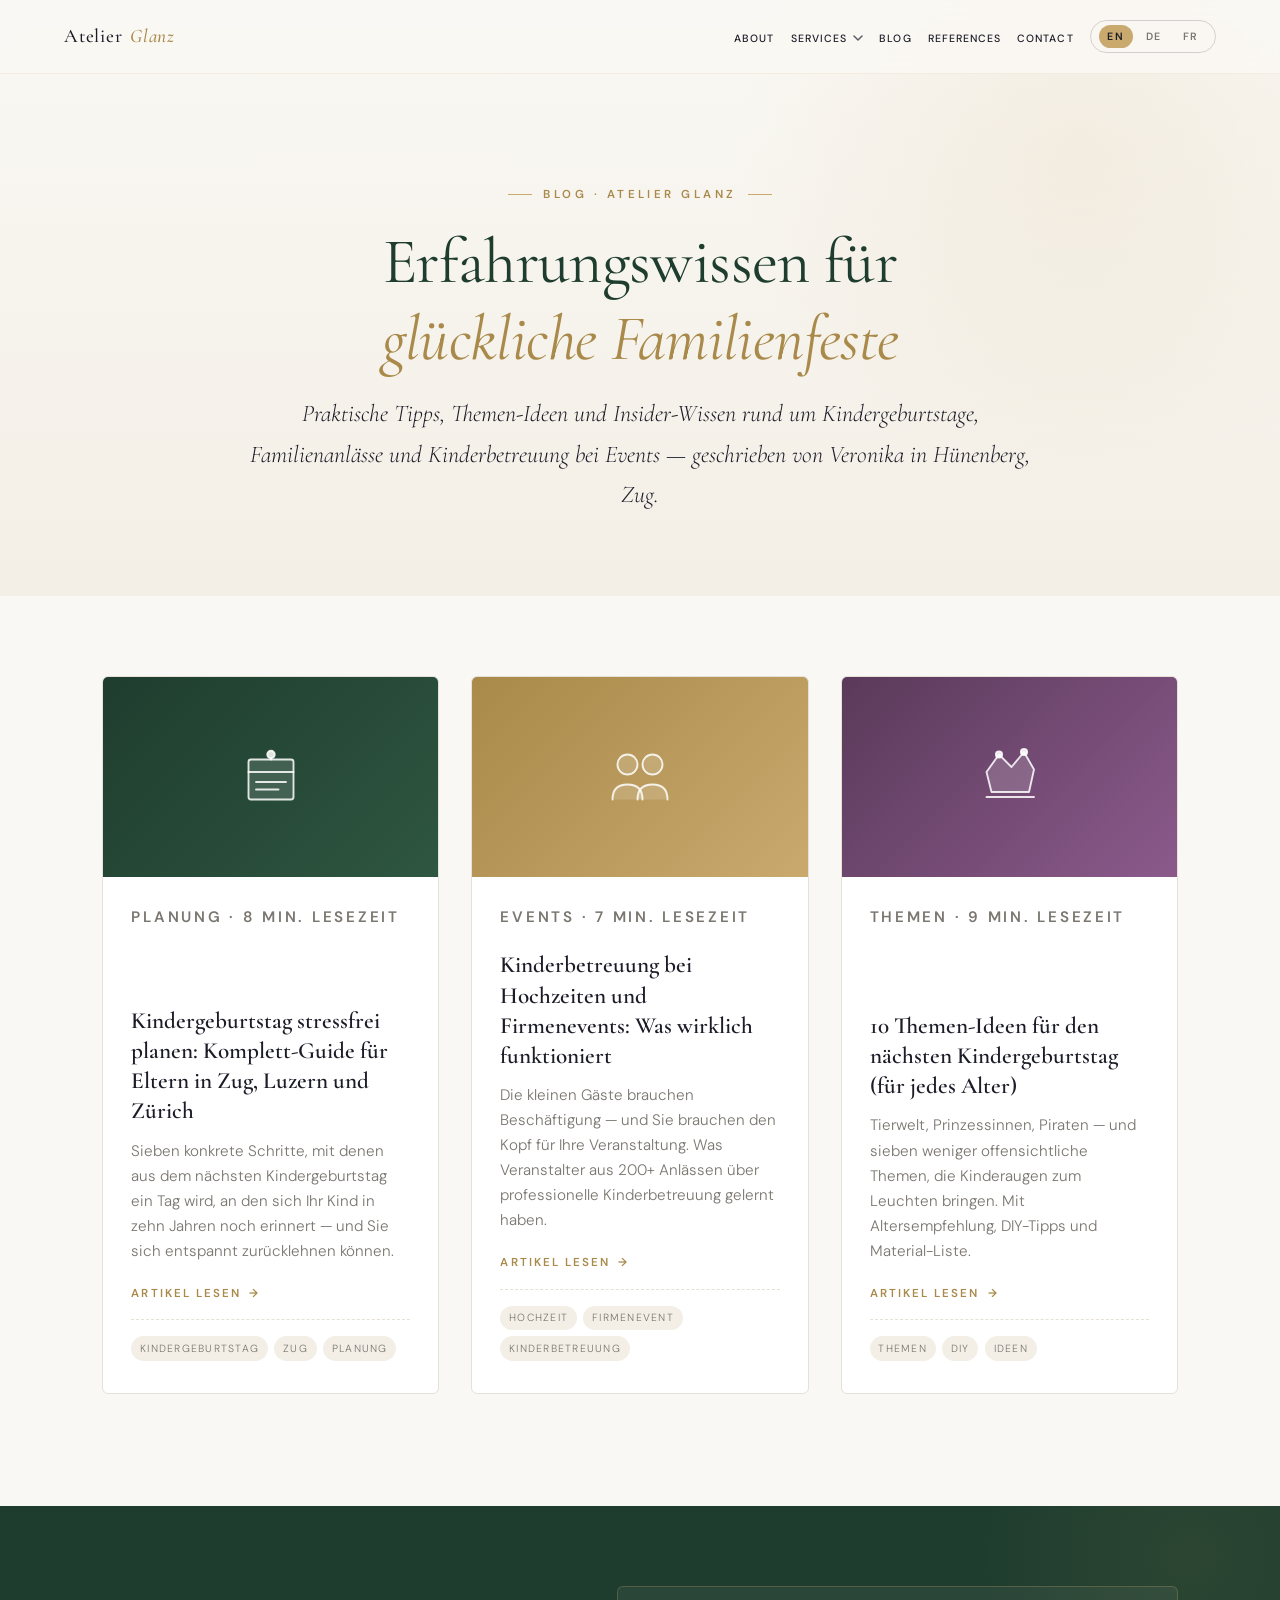
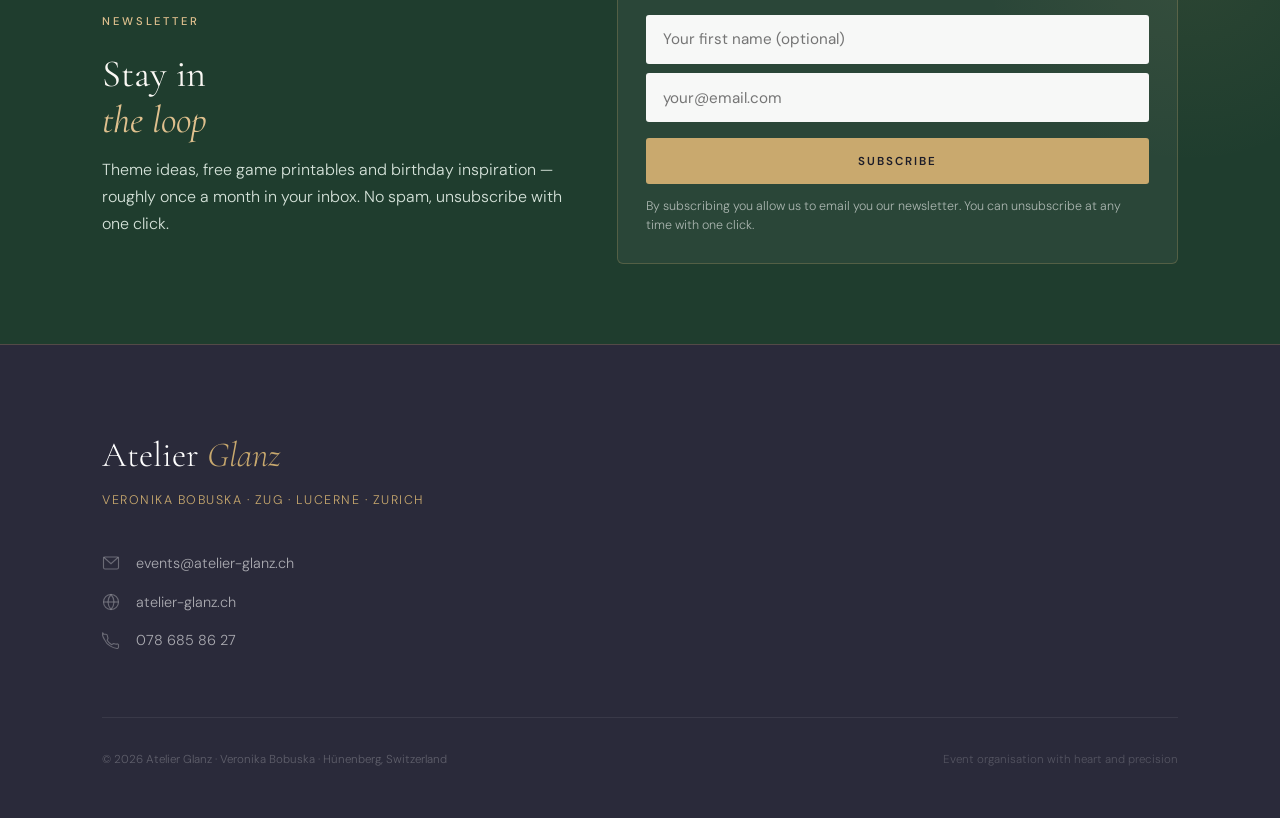
<file: blog.html>
<!DOCTYPE html>
<html lang="de">
<head>
  <meta charset="UTF-8" />
  <meta name="viewport" content="width=device-width, initial-scale=1.0" />
  <title>Blog · Atelier Glanz — Kindergeburtstage, Events &amp; Familien-Tipps</title>
  <meta name="description" content="Tipps und Ideen rund um Kindergeburtstage, Kinderbetreuung bei Events und DIY-Themenfeste. Atelier Glanz teilt unser Erfahrungswissen für Eltern in Zug, Luzern und Zürich." />
  <meta property="og:title" content="Blog · Atelier Glanz" />
  <meta property="og:description" content="Erfahrungswissen für Eltern: Kindergeburtstage, Kinderbetreuung bei Hochzeiten, Themen-Ideen." />
  <meta property="og:image" content="https://atelier-glanz.ch/images/kg-hero.jpg.jpg" />
  <meta property="og:url" content="https://atelier-glanz.ch/blog.html" />
  <meta property="og:type" content="website" />
  <link rel="canonical" href="https://atelier-glanz.ch/blog.html" />

  <link rel="preconnect" href="https://fonts.googleapis.com" />
  <link rel="preconnect" href="https://fonts.gstatic.com" crossorigin />
  <link href="https://fonts.googleapis.com/css2?family=Cormorant+Garamond:ital,wght@0,300;0,400;0,600;1,300;1,400&family=DM+Sans:wght@300;400;500&display=swap" rel="stylesheet" />
  <link rel="stylesheet" href="assets/newsletter.css" />

  <style>
    *, *::before, *::after { box-sizing: border-box; margin: 0; padding: 0; }
    :root {
      --charcoal:#1c1c28; --charcoal-md:#2a2a3a; --charcoal-lt:#3d3d52;
      --gold:#c9a96e; --gold-deep:#a98a4a; --gold-lt:#dfc08e;
      --forest:#1f3d2e; --forest-md:#2e5641; --forest-lt:#d6e3da;
      --cream:#faf8f4; --cream-deep:#f3efe6;
      --warm-grey:#b8b4ac; --text-main:#2d2b28; --text-muted:#7a7670;
      --sage:#8a9e8c; --white:#ffffff; --line:#e6e1d6;
    }
    html { scroll-behavior: smooth; font-size: 16px; }
    body {
      font-family: 'DM Sans', sans-serif; font-weight: 300;
      color: var(--text-main); background: var(--cream);
      line-height: 1.7; overflow-x: hidden;
    }
    a { color: inherit; text-decoration: none; }
    h1, h2, h3, h4 { font-family: 'Cormorant Garamond', serif; font-weight: 300; line-height: 1.2; }
    .section-label {
      font-size: 0.7rem; font-weight: 500;
      letter-spacing: 0.25em; text-transform: uppercase;
      color: var(--gold); display: block; margin-bottom: 1.5rem;
    }

    /* nav */
    nav {
      position: fixed; top: 0; left: 0; right: 0; z-index: 100;
      display: flex; align-items: center; justify-content: space-between;
      padding: 1.25rem 5vw;
      background: rgba(250, 248, 244, 0.92);
      backdrop-filter: blur(8px); -webkit-backdrop-filter: blur(8px);
      border-bottom: 1px solid rgba(201,169,110,0.15);
      transition: background 0.4s ease, box-shadow 0.4s ease;
    }
    nav.scrolled {
      background: rgba(28, 28, 40, 0.98);
      box-shadow: 0 1px 0 rgba(201, 169, 110, 0.25);
      border-bottom-color: transparent;
    }
    .nav-logo {
      font-family: 'Cormorant Garamond', serif; font-size: 1.4rem;
      color: var(--charcoal); letter-spacing: 0.04em; font-weight: 500;
    }
    .nav-logo em { font-style: italic; color: var(--gold-deep); margin-left: 0.15em; }
    nav.scrolled .nav-logo { color: var(--white); }
    nav.scrolled .nav-logo em { color: var(--gold); }
    .nav-toggle {
      display: none; background: transparent;
      border: 1px solid rgba(28,28,40,0.25); border-radius: 3px;
      width: 38px; height: 38px; padding: 0; cursor: pointer;
      flex-direction: column; align-items: center; justify-content: center; gap: 4px;
    }
    nav.scrolled .nav-toggle { border-color: rgba(255,255,255,0.3); }
    .nav-toggle span { width: 18px; height: 1.5px; background: var(--charcoal); transition: transform 0.3s, opacity 0.3s, background 0.3s; }
    nav.scrolled .nav-toggle span { background: var(--white); }
    .nav-toggle[aria-expanded="true"] span:nth-child(1) { transform: translateY(5.5px) rotate(45deg); }
    .nav-toggle[aria-expanded="true"] span:nth-child(2) { opacity: 0; }
    .nav-toggle[aria-expanded="true"] span:nth-child(3) { transform: translateY(-5.5px) rotate(-45deg); }
    .nav-links { display: flex; gap: 1.4rem; list-style: none; align-items: center; flex-wrap: wrap; justify-content: flex-end; }
    .nav-links a {
      font-size: 0.72rem; letter-spacing: 0.12em; text-transform: uppercase;
      color: var(--charcoal); transition: color 0.25s; font-weight: 500; white-space: nowrap;
    }
    nav.scrolled .nav-links a { color: rgba(255,255,255,0.9); }
    .nav-links a:hover { color: var(--gold); }
    @media (min-width: 901px) and (max-width: 1280px) {
      .nav-links { gap: 1rem; }
      .nav-links a { font-size: 0.66rem; letter-spacing: 0.1em; }
      .nav-logo { font-size: 1.2rem; }
    }

    /* ── Dropdown (Angebote) ── */
    .nav-has-dropdown { position: relative; }
    .nav-dropdown-toggle {
      background: transparent; border: 0; cursor: pointer;
      display: inline-flex; align-items: center; gap: 0.4rem;
      font-family: 'DM Sans', sans-serif;
      font-size: 0.72rem; letter-spacing: 0.12em; text-transform: uppercase;
      color: var(--charcoal); font-weight: 500; padding: 0;
      white-space: nowrap; transition: color 0.25s;
    }
    nav.scrolled .nav-dropdown-toggle { color: rgba(255,255,255,0.9); }
    .nav-dropdown-toggle:hover { color: var(--gold); }
    .nav-caret { transition: transform 0.25s; opacity: 0.7; }
    .nav-dropdown-toggle[aria-expanded="true"] .nav-caret,
    .nav-has-dropdown:hover .nav-caret { transform: rotate(180deg); }
    .nav-dropdown {
      position: absolute; top: calc(100% + 0.7rem); left: -0.6rem;
      background: #1c1c28;
      border: 1px solid rgba(201,169,110,0.25);
      border-radius: 4px; box-shadow: 0 16px 40px rgba(0,0,0,0.3);
      padding: 0.4rem 0; min-width: 230px; list-style: none;
      opacity: 0; visibility: hidden; transform: translateY(-6px);
      transition: opacity 0.2s, transform 0.2s, visibility 0.2s;
      z-index: 110;
    }
    .nav-has-dropdown:hover .nav-dropdown,
    .nav-has-dropdown:focus-within .nav-dropdown,
    .nav-dropdown.open { opacity: 1; visibility: visible; transform: translateY(0); }
    .nav-dropdown li { width: 100%; }
    .nav-dropdown a {
      display: block; padding: 0.7rem 1.2rem;
      font-size: 0.7rem; letter-spacing: 0.12em;
      text-transform: uppercase;
      color: rgba(255,255,255,0.85);
      font-weight: 500;
      transition: background 0.2s, color 0.2s;
      white-space: nowrap;
    }
    .nav-dropdown a:hover { background: rgba(201,169,110,0.12); color: var(--gold); }
    @media (min-width: 901px) and (max-width: 1280px) {
      .nav-dropdown-toggle { font-size: 0.66rem; letter-spacing: 0.1em; }
    }
    .lang-switcher {
      display: inline-flex; gap: 0.25rem; align-items: center;
      padding: 0.25rem 0.5rem;
      border: 1px solid rgba(28,28,40,0.18); border-radius: 100px;
    }
    nav.scrolled .lang-switcher { border-color: rgba(255,255,255,0.18); }
    .lang-btn {
      background: transparent; border: 0; cursor: pointer;
      font-family: 'DM Sans', sans-serif;
      font-size: 0.66rem; font-weight: 600;
      letter-spacing: 0.12em; text-transform: uppercase;
      padding: 0.3rem 0.55rem; border-radius: 100px;
      color: var(--text-muted); transition: all 0.2s ease;
    }
    nav.scrolled .lang-btn { color: rgba(255,255,255,0.55); }
    .lang-btn:hover { color: var(--charcoal); }
    nav.scrolled .lang-btn:hover { color: var(--white); }
    .lang-btn.active { background: var(--gold); color: var(--charcoal); }

    /* hero */
    #blog-hero {
      padding: 11rem 8vw 5rem;
      background: linear-gradient(180deg, var(--cream) 0%, var(--cream-deep) 100%);
      text-align: center; position: relative; overflow: hidden;
    }
    #blog-hero::before {
      content: ''; position: absolute;
      top: -200px; right: -150px;
      width: 700px; height: 700px;
      border-radius: 50%;
      background: radial-gradient(circle, rgba(201,169,110,0.12) 0%, transparent 70%);
      pointer-events: none;
    }
    .blog-hero-inner { position: relative; z-index: 1; max-width: 800px; margin: 0 auto; }
    .hero-eyebrow {
      font-size: 0.72rem; letter-spacing: 0.3em; text-transform: uppercase;
      color: var(--gold-deep); margin-bottom: 1.25rem; font-weight: 600;
      display: inline-flex; align-items: center; gap: 0.7rem;
    }
    .hero-eyebrow::before, .hero-eyebrow::after {
      content: ''; width: 24px; height: 1px; background: var(--gold);
    }
    #blog-hero h1 {
      font-size: clamp(2.4rem, 5vw, 4.2rem);
      color: var(--forest); margin-bottom: 1rem;
      font-weight: 400; letter-spacing: -0.01em;
    }
    #blog-hero h1 em { font-style: italic; color: var(--gold-deep); }
    .hero-sub {
      font-family: 'Cormorant Garamond', serif; font-style: italic;
      font-size: clamp(1.15rem, 2vw, 1.5rem);
      color: var(--charcoal); margin-bottom: 0;
    }

    /* article list */
    #articles { padding: 5rem 8vw 7rem; background: var(--cream); }
    .articles-grid {
      max-width: 1100px; margin: 0 auto;
      display: grid; gap: 2rem;
      grid-template-columns: repeat(auto-fit, minmax(300px, 1fr));
    }
    .article-card {
      background: var(--white);
      border: 1px solid var(--line);
      border-radius: 6px;
      overflow: hidden;
      display: flex; flex-direction: column;
      transition: all 0.3s ease;
    }
    .article-card:hover {
      transform: translateY(-4px);
      border-color: rgba(201,169,110,0.4);
      box-shadow: 0 18px 40px rgba(28,28,40,0.08);
    }
    .article-cover {
      height: 200px;
      display: flex; align-items: center; justify-content: center;
      position: relative;
    }
    .article-cover.cover1 { background: linear-gradient(135deg, var(--forest) 0%, var(--forest-md) 100%); }
    .article-cover.cover2 { background: linear-gradient(135deg, var(--gold-deep) 0%, var(--gold) 100%); }
    .article-cover.cover3 { background: linear-gradient(135deg, #5a3a5a 0%, #8b5a8b 100%); }
    .article-cover svg { width: 80px; height: 80px; color: rgba(255,255,255,0.85); }
    .article-meta {
      font-size: 0.7rem; letter-spacing: 0.18em; text-transform: uppercase;
      color: var(--gold-deep); font-weight: 600;
      margin-bottom: 0.6rem;
    }
    .article-body {
      padding: 1.75rem 1.75rem 2rem;
      flex: 1; display: flex; flex-direction: column;
    }
    .article-card h2 {
      font-size: 1.45rem; font-weight: 600;
      color: var(--charcoal); margin-bottom: 0.75rem;
      line-height: 1.3;
    }
    .article-card p {
      color: var(--text-muted); font-size: 0.95rem;
      line-height: 1.65; flex: 1; margin-bottom: 1.25rem;
    }
    .article-cta {
      display: inline-flex; align-items: center; gap: 0.5rem;
      font-size: 0.72rem; font-weight: 600;
      letter-spacing: 0.18em; text-transform: uppercase;
      color: var(--gold-deep);
      transition: gap 0.25s, color 0.25s;
    }
    .article-card:hover .article-cta { gap: 0.85rem; color: var(--charcoal); }
    .article-cta::after { content: '→'; transition: transform 0.25s; }
    .article-card:hover .article-cta::after { transform: translateX(3px); }
    .article-tags {
      display: flex; flex-wrap: wrap; gap: 0.4rem;
      margin-top: 1rem; padding-top: 1rem;
      border-top: 1px dashed var(--line);
    }
    .article-tag {
      font-size: 0.65rem; letter-spacing: 0.12em;
      text-transform: uppercase; color: var(--text-muted);
      background: var(--cream-deep);
      padding: 0.2rem 0.55rem; border-radius: 100px;
    }

    /* footer */
    footer {
      background: var(--charcoal-md); padding: 5rem 8vw 3rem;
      border-top: 1px solid rgba(201,169,110,0.25);
    }
    .footer-name {
      font-family: 'Cormorant Garamond', serif;
      font-size: 2.2rem; color: var(--white); margin-bottom: 0.3rem;
    }
    .footer-tagline {
      font-size: 0.78rem; letter-spacing: 0.12em;
      text-transform: uppercase; color: var(--gold);
      margin-bottom: 2.5rem;
    }
    .footer-contact-items { display: flex; flex-direction: column; gap: 0.9rem; }
    .footer-contact-item {
      display: flex; align-items: center; gap: 1rem;
      font-size: 0.9rem; color: rgba(255,255,255,0.6);
      transition: color 0.25s;
    }
    .footer-contact-item:hover { color: var(--gold); }
    .footer-contact-item .icon { width: 18px; height: 18px; opacity: 0.5; flex-shrink: 0; }
    .footer-bottom {
      border-top: 1px solid rgba(255,255,255,0.07);
      padding-top: 2rem; margin-top: 4rem;
      display: flex; justify-content: space-between;
      align-items: center; gap: 1rem; flex-wrap: wrap;
    }
    .footer-copy { font-size: 0.72rem; color: rgba(255,255,255,0.25); }
    .footer-made { font-size: 0.72rem; color: rgba(255,255,255,0.2); }

    /* mobile */
    @media (max-width: 900px) {
      nav { padding: 1rem 5vw; }
      nav.menu-open {
        background: #1c1c28 !important;
        backdrop-filter: none !important;
        -webkit-backdrop-filter: none !important;
        box-shadow: 0 1px 0 rgba(201,169,110,0.2);
      }
      nav.menu-open .nav-logo { color: #ffffff; }
      nav.menu-open .nav-logo em { color: var(--gold); }
      nav.menu-open .nav-toggle { border-color: rgba(255,255,255,0.3); }
      nav.menu-open .nav-toggle span { background: #ffffff; }
      .nav-toggle { display: flex; position: relative; z-index: 210; }
      nav .nav-links {
        position: fixed; top: 0; right: 0; bottom: 0;
        width: min(82vw, 340px); height: 100vh; height: 100dvh; z-index: 200;
        background: #1c1c28 !important;
        flex-direction: column; gap: 0; padding: 5rem 2rem 2rem;
        transform: translateX(100%); transition: transform 0.35s ease;
        align-items: flex-start; list-style: none;
        border-left: 1px solid rgba(201,169,110,0.25);
        box-shadow: -16px 0 50px rgba(0,0,0,0.45);
        overflow-y: auto;
      }
      nav .nav-links.open { transform: translateX(0) !important; }
      .nav-links li { width: 100%; }
      .nav-links a {
        display: block; padding: 0.85rem 0;
        font-size: 0.85rem; letter-spacing: 0.15em;
        color: rgba(255,255,255,0.85) !important;
        border-bottom: 1px solid rgba(255,255,255,0.06); width: 100%;
      }
      .lang-switcher {
        margin-top: 1.5rem; align-self: stretch;
        justify-content: space-between;
        border-color: rgba(255,255,255,0.18);
      }
      .lang-btn { color: rgba(255,255,255,0.55); font-size: 0.66rem; }
      /* Mobile dropdown */
      .nav-has-dropdown { width: 100%; }
      .nav-dropdown-toggle {
        width: 100%; justify-content: space-between;
        color: rgba(255,255,255,0.85) !important;
        padding: 0.85rem 0;
        font-size: 0.85rem; letter-spacing: 0.15em;
        border-bottom: 1px solid rgba(255,255,255,0.06);
      }
      .nav-dropdown {
        position: static; background: rgba(255,255,255,0.04);
        border: 0; border-radius: 0; box-shadow: none;
        padding: 0; margin: 0; min-width: 0; width: 100%;
        opacity: 1; visibility: visible; transform: none;
        max-height: 0; overflow: hidden;
        transition: max-height 0.3s ease;
      }
      .nav-dropdown.open { max-height: 320px; }
      .nav-dropdown a {
        padding: 0.7rem 0 0.7rem 1.5rem;
        font-size: 0.78rem;
        border-bottom: 1px solid rgba(255,255,255,0.04);
      }
      #blog-hero { padding: 9rem 6vw 4rem; }
      #articles { padding: 3.5rem 6vw 5rem; }
    }
  </style>
</head>
<body>
  <nav id="nav">
    <a class="nav-logo" href="index.html">Atelier <em>Glanz</em></a>
    <button class="nav-toggle" aria-label="Menu" aria-expanded="false" type="button">
      <span></span><span></span><span></span>
    </button>
    <ul class="nav-links">
      <li><a href="index.html#ueber-mich" data-i18n="nav.about">Über mich</a></li>
      <li class="nav-has-dropdown">
        <button type="button" class="nav-dropdown-toggle" aria-haspopup="true" aria-expanded="false">
          <span data-i18n="nav.services">Angebote</span>
          <svg class="nav-caret" width="10" height="6" viewBox="0 0 10 6" fill="none" aria-hidden="true"><path d="M1 1l4 4 4-4" stroke="currentColor" stroke-width="1.5" stroke-linecap="round" stroke-linejoin="round"/></svg>
        </button>
        <ul class="nav-dropdown" role="menu">
          <li><a href="kindergeburtstag.html" data-i18n="nav.kg">Kindergeburtstag</a></li>
          <li><a href="kinderprogramm.html" data-i18n="nav.kinderprogramm">Kinderprogramm</a></li>
          <li><a href="vorlagen.html" data-i18n="nav.vorlagen">Vorlagen</a></li>
        </ul>
      </li>
      <li><a href="blog.html" data-i18n="nav.blog">Blog</a></li>
      <li><a href="index.html#referenzen" data-i18n="nav.refs">Referenzen</a></li>
      <li><a href="index.html#kontakt" data-i18n="nav.contact">Kontakt</a></li>
      <li>
        <div class="lang-switcher" role="group" aria-label="Choose language">
          <button type="button" class="lang-btn" data-lang="en">EN</button>
          <button type="button" class="lang-btn" data-lang="de">DE</button>
          <button type="button" class="lang-btn" data-lang="fr">FR</button>
        </div>
      </li>
    </ul>
  </nav>

  <section id="blog-hero">
    <div class="blog-hero-inner">
      <p class="hero-eyebrow">Blog · Atelier Glanz</p>
      <h1>Erfahrungswissen für<br /><em>glückliche Familienfeste</em></h1>
      <p class="hero-sub">Praktische Tipps, Themen-Ideen und Insider-Wissen rund um Kindergeburtstage, Familienanlässe und Kinderbetreuung bei Events — geschrieben von Veronika in Hünenberg, Zug.</p>
    </div>
  </section>

  <section id="articles">
    <div class="articles-grid">

      <article class="article-card">
        <a href="blog/kindergeburtstag-planen.html" style="display:contents;">
          <div class="article-cover cover1">
            <svg viewBox="0 0 64 64" fill="none" stroke="currentColor" stroke-width="1.5" stroke-linecap="round" stroke-linejoin="round">
              <rect x="14" y="18" width="36" height="32" rx="2" fill="currentColor" fill-opacity="0.15"/>
              <line x1="14" y1="28" x2="50" y2="28"/>
              <line x1="20" y1="36" x2="44" y2="36"/>
              <line x1="20" y1="42" x2="38" y2="42"/>
              <circle cx="32" cy="14" r="3" fill="currentColor"/>
              <line x1="32" y1="17" x2="32" y2="18"/>
            </svg>
          </div>
          <div class="article-body">
            <p class="article-meta">Planung · 8 Min. Lesezeit</p>
            <h2>Kindergeburtstag stressfrei planen: Komplett-Guide für Eltern in Zug, Luzern und Zürich</h2>
            <p>Sieben konkrete Schritte, mit denen aus dem nächsten Kindergeburtstag ein Tag wird, an den sich Ihr Kind in zehn Jahren noch erinnert — und Sie sich entspannt zurücklehnen können.</p>
            <span class="article-cta">Artikel lesen</span>
            <div class="article-tags">
              <span class="article-tag">Kindergeburtstag</span>
              <span class="article-tag">Zug</span>
              <span class="article-tag">Planung</span>
            </div>
          </div>
        </a>
      </article>

      <article class="article-card">
        <a href="blog/kinderbetreuung-bei-hochzeiten.html" style="display:contents;">
          <div class="article-cover cover2">
            <svg viewBox="0 0 64 64" fill="none" stroke="currentColor" stroke-width="1.5" stroke-linecap="round" stroke-linejoin="round">
              <circle cx="22" cy="22" r="8" fill="currentColor" fill-opacity="0.18"/>
              <circle cx="42" cy="22" r="8" fill="currentColor" fill-opacity="0.18"/>
              <path d="M10 50 Q10 38 22 38 Q34 38 34 50" fill="currentColor" fill-opacity="0.18"/>
              <path d="M30 50 Q30 38 42 38 Q54 38 54 50" fill="currentColor" fill-opacity="0.18"/>
            </svg>
          </div>
          <div class="article-body">
            <p class="article-meta">Events · 7 Min. Lesezeit</p>
            <h2>Kinderbetreuung bei Hochzeiten und Firmenevents: Was wirklich funktioniert</h2>
            <p>Die kleinen Gäste brauchen Beschäftigung — und Sie brauchen den Kopf für Ihre Veranstaltung. Was Veranstalter aus 200+ Anlässen über professionelle Kinderbetreuung gelernt haben.</p>
            <span class="article-cta">Artikel lesen</span>
            <div class="article-tags">
              <span class="article-tag">Hochzeit</span>
              <span class="article-tag">Firmenevent</span>
              <span class="article-tag">Kinderbetreuung</span>
            </div>
          </div>
        </a>
      </article>

      <article class="article-card">
        <a href="blog/themen-ideen-kindergeburtstag.html" style="display:contents;">
          <div class="article-cover cover3">
            <svg viewBox="0 0 64 64" fill="none" stroke="currentColor" stroke-width="1.5" stroke-linecap="round" stroke-linejoin="round">
              <path d="M14 28 L24 14 L34 24 L44 12 L52 26 L48 44 L18 44 Z" fill="currentColor" fill-opacity="0.18"/>
              <circle cx="24" cy="14" r="2.5" fill="currentColor"/>
              <circle cx="44" cy="12" r="2.5" fill="currentColor"/>
              <line x1="14" y1="48" x2="52" y2="48"/>
            </svg>
          </div>
          <div class="article-body">
            <p class="article-meta">Themen · 9 Min. Lesezeit</p>
            <h2>10 Themen-Ideen für den nächsten Kindergeburtstag (für jedes Alter)</h2>
            <p>Tierwelt, Prinzessinnen, Piraten — und sieben weniger offensichtliche Themen, die Kinderaugen zum Leuchten bringen. Mit Altersempfehlung, DIY-Tipps und Material-Liste.</p>
            <span class="article-cta">Artikel lesen</span>
            <div class="article-tags">
              <span class="article-tag">Themen</span>
              <span class="article-tag">DIY</span>
              <span class="article-tag">Ideen</span>
            </div>
          </div>
        </a>
      </article>

    </div>
  </section>

  <section id="newsletter">
    <div class="nl-inner">
      <div class="nl-text">
        <span class="section-label" data-i18n="nl.label">Newsletter</span>
        <h2 data-i18n-html="nl.h2.html">Bleiben Sie<br /><em>auf dem Laufenden</em></h2>
        <p data-i18n="nl.p">Themen-Ideen, kostenlose Spielanleitungen und Geburtstags-Inspiration — etwa einmal im Monat in Ihrem Posteingang. Kein Spam, jederzeit abbestellbar.</p>
      </div>
      <form class="nl-form" action="https://api.web3forms.com/submit" method="POST" novalidate>
        <input type="hidden" name="access_key" value="c96da7b4-269f-4fea-979a-68f6e0f2f244" />
        <input type="hidden" name="subject" value="Newsletter-Anmeldung — Atelier Glanz" />
        <input type="hidden" name="from_name" value="Atelier Glanz Newsletter" />
        <input type="checkbox" name="botcheck" class="hp-field" tabindex="-1" autocomplete="off" />
        <div class="nl-input-row">
          <input type="text" name="firstname" placeholder="Ihr Vorname (optional)" data-i18n-attr="placeholder:nl.firstname.placeholder" autocomplete="given-name" />
          <input type="email" name="email" placeholder="ihre@email.ch" data-i18n-attr="placeholder:nl.placeholder" required autocomplete="email" />
          <button type="submit" data-i18n="nl.button">Abonnieren</button>
        </div>
        <p class="nl-privacy" data-i18n="nl.privacy">Mit der Anmeldung stimmen Sie zu, dass wir Ihre E-Mail für unseren Newsletter verwenden. Abmelden ist jederzeit per Klick möglich.</p>
      </form>
      <div class="nl-success" hidden role="status" aria-live="polite" data-i18n="nl.success">Danke! Wir melden uns bald.</div>
    </div>
  </section>

  <footer>
    <div>
      <p class="footer-name">Atelier <em style="color:var(--gold);font-style:italic;">Glanz</em></p>
      <p class="footer-tagline" data-i18n="footer.tagline">Veronika Bobuska · Zug · Luzern · Zürich</p>
      <div class="footer-contact-items">
        <a class="footer-contact-item" href="mailto:events@atelier-glanz.ch">
          <svg class="icon" viewBox="0 0 24 24" fill="none" stroke="currentColor" stroke-width="1.5"><rect x="2" y="4" width="20" height="16" rx="2"/><polyline points="2,4 12,13 22,4"/></svg>
          events@atelier-glanz.ch
        </a>
        <a class="footer-contact-item" href="https://atelier-glanz.ch" target="_blank" rel="noopener">
          <svg class="icon" viewBox="0 0 24 24" fill="none" stroke="currentColor" stroke-width="1.5"><circle cx="12" cy="12" r="10"/><line x1="2" y1="12" x2="22" y2="12"/><path d="M12 2a15.3 15.3 0 0 1 4 10 15.3 15.3 0 0 1-4 10 15.3 15.3 0 0 1-4-10 15.3 15.3 0 0 1 4-10z"/></svg>
          atelier-glanz.ch
        </a>
        <a class="footer-contact-item" href="tel:+41786858627">
          <svg class="icon" viewBox="0 0 24 24" fill="none" stroke="currentColor" stroke-width="1.5"><path d="M22 16.92v3a2 2 0 0 1-2.18 2 19.79 19.79 0 0 1-8.63-3.07A19.5 19.5 0 0 1 3.15 9.81a19.79 19.79 0 0 1-3.07-8.63A2 2 0 0 1 2.11 3h3a2 2 0 0 1 2 1.72c.127.96.361 1.903.7 2.81a2 2 0 0 1-.45 2.11L6.91 10.9a16 16 0 0 0 6 6l1.27-.89a2 2 0 0 1 2.11-.45 12.84 12.84 0 0 0 2.81.7A2 2 0 0 1 22 16.92z"/></svg>
          078 685 86 27
        </a>
      </div>
    </div>
    <div class="footer-bottom">
      <p class="footer-copy" data-i18n="footer.copy">© 2026 Atelier Glanz · Veronika Bobuska · Hünenberg, Schweiz</p>
      <p class="footer-made" data-i18n="footer.made">Eventorganisation mit Herz und Präzision</p>
    </div>
  </footer>

  <script src="assets/i18n.js"></script>
  <script src="assets/newsletter.js" defer></script>
  <script>
    const nav = document.getElementById('nav');
    window.addEventListener('scroll', () => nav.classList.toggle('scrolled', window.scrollY > 60), { passive: true });
    const t = document.querySelector('.nav-toggle');
    const l = document.querySelector('.nav-links');
    if (t && l) {
      t.addEventListener('click', () => {
        const open = l.classList.toggle('open');
        nav.classList.toggle('menu-open', open);
        t.setAttribute('aria-expanded', open ? 'true' : 'false');
      });
      l.querySelectorAll('a').forEach(a => a.addEventListener('click', () => {
        l.classList.remove('open');
        nav.classList.remove('menu-open');
        t.setAttribute('aria-expanded', 'false');
      }));
    }
    // Services dropdown
    document.querySelectorAll('.nav-dropdown-toggle').forEach(btn => {
      const menu = btn.nextElementSibling;
      if (!menu || !menu.classList.contains('nav-dropdown')) return;
      btn.addEventListener('click', (e) => {
        e.preventDefault(); e.stopPropagation();
        const opened = menu.classList.toggle('open');
        btn.setAttribute('aria-expanded', opened ? 'true' : 'false');
      });
    });
    document.addEventListener('click', (e) => {
      document.querySelectorAll('.nav-dropdown.open').forEach(menu => {
        if (!menu.parentElement.contains(e.target)) {
          menu.classList.remove('open');
          const b = menu.previousElementSibling;
          if (b) b.setAttribute('aria-expanded', 'false');
        }
      });
    });
  </script>
</body>
</html>
</file>
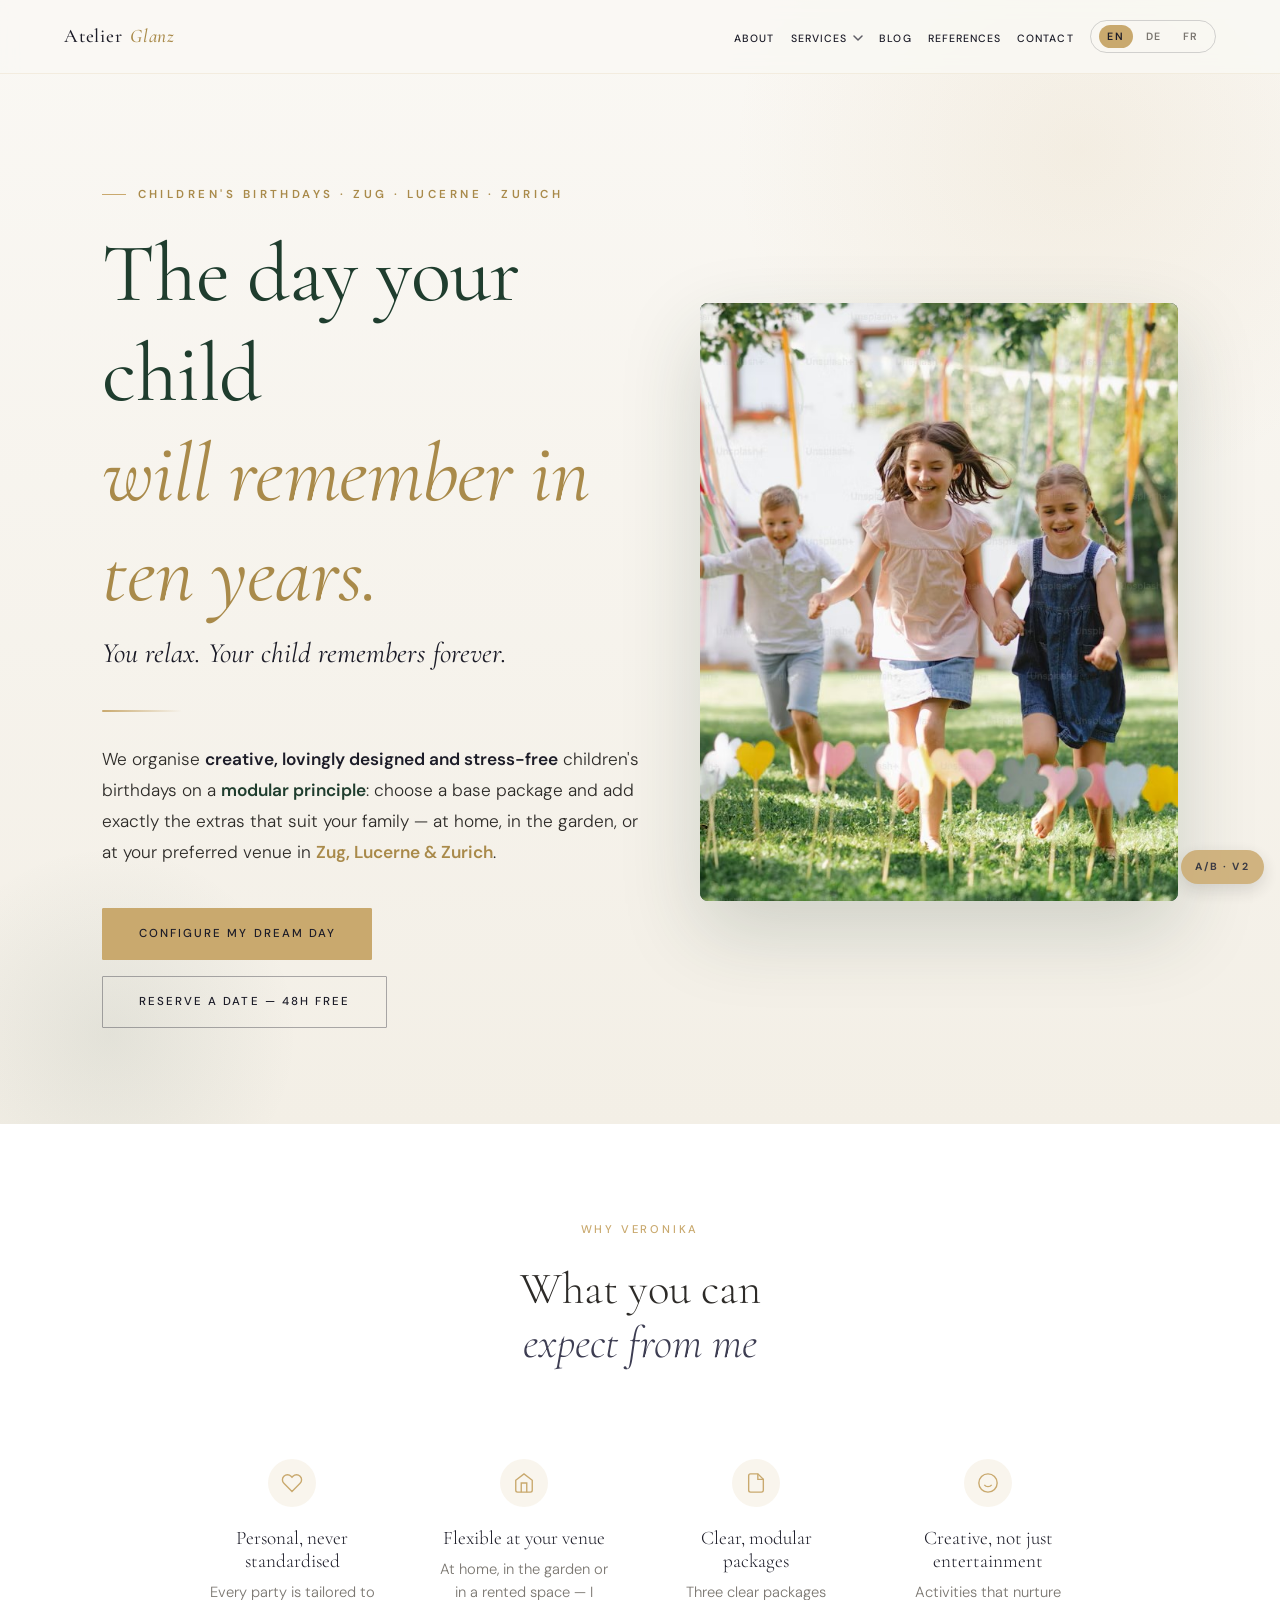
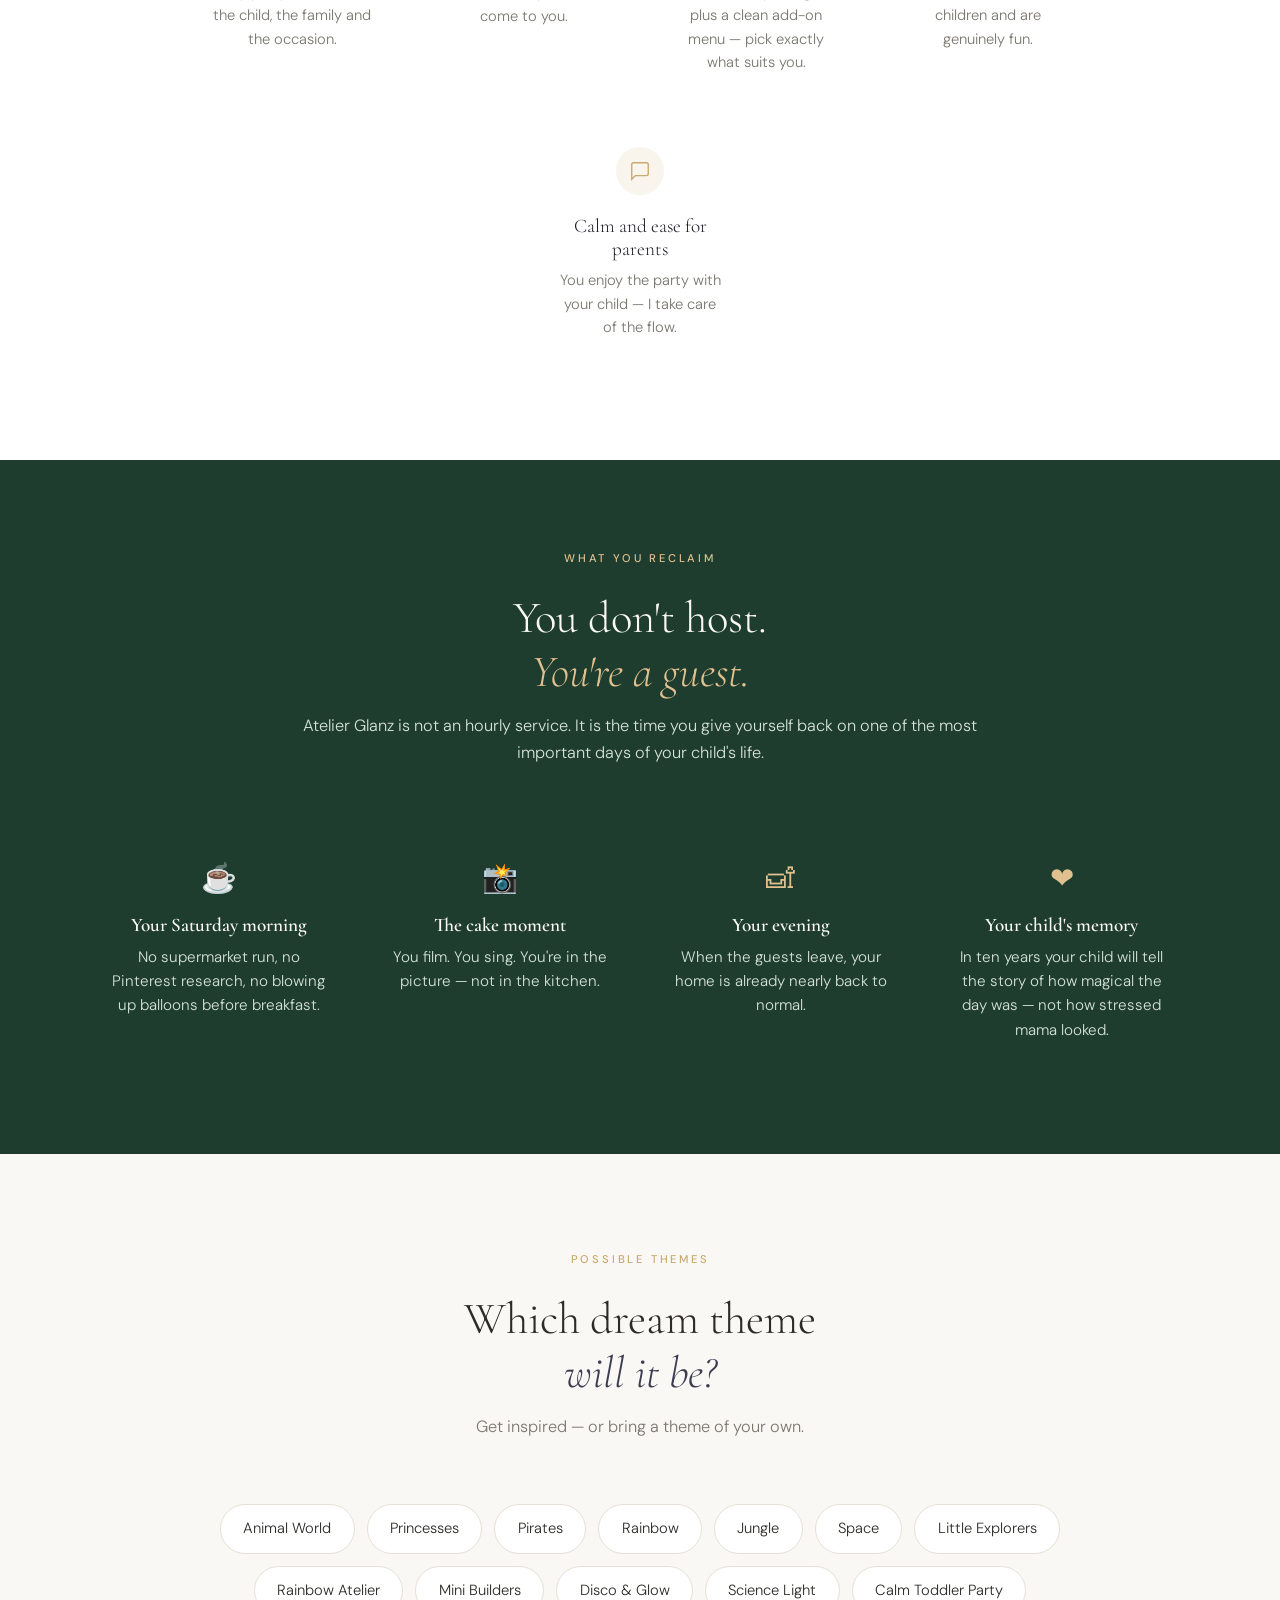
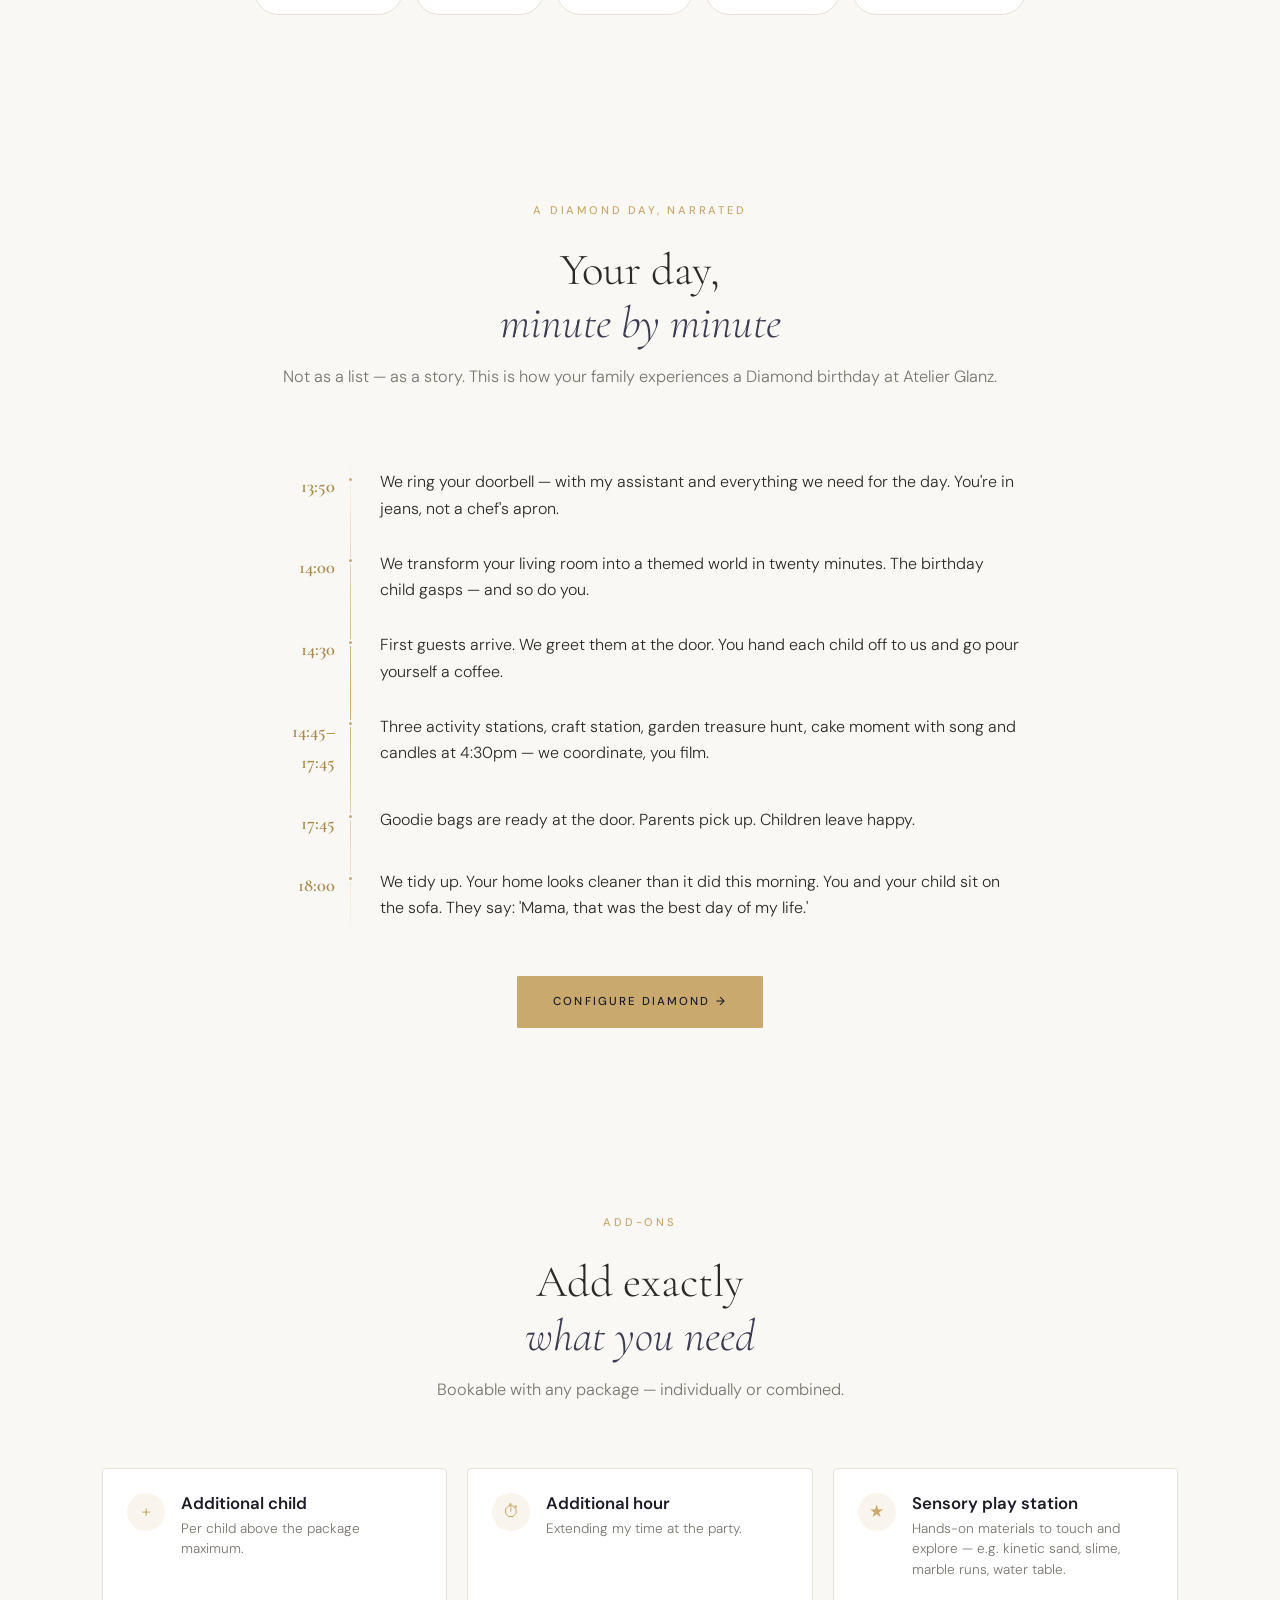
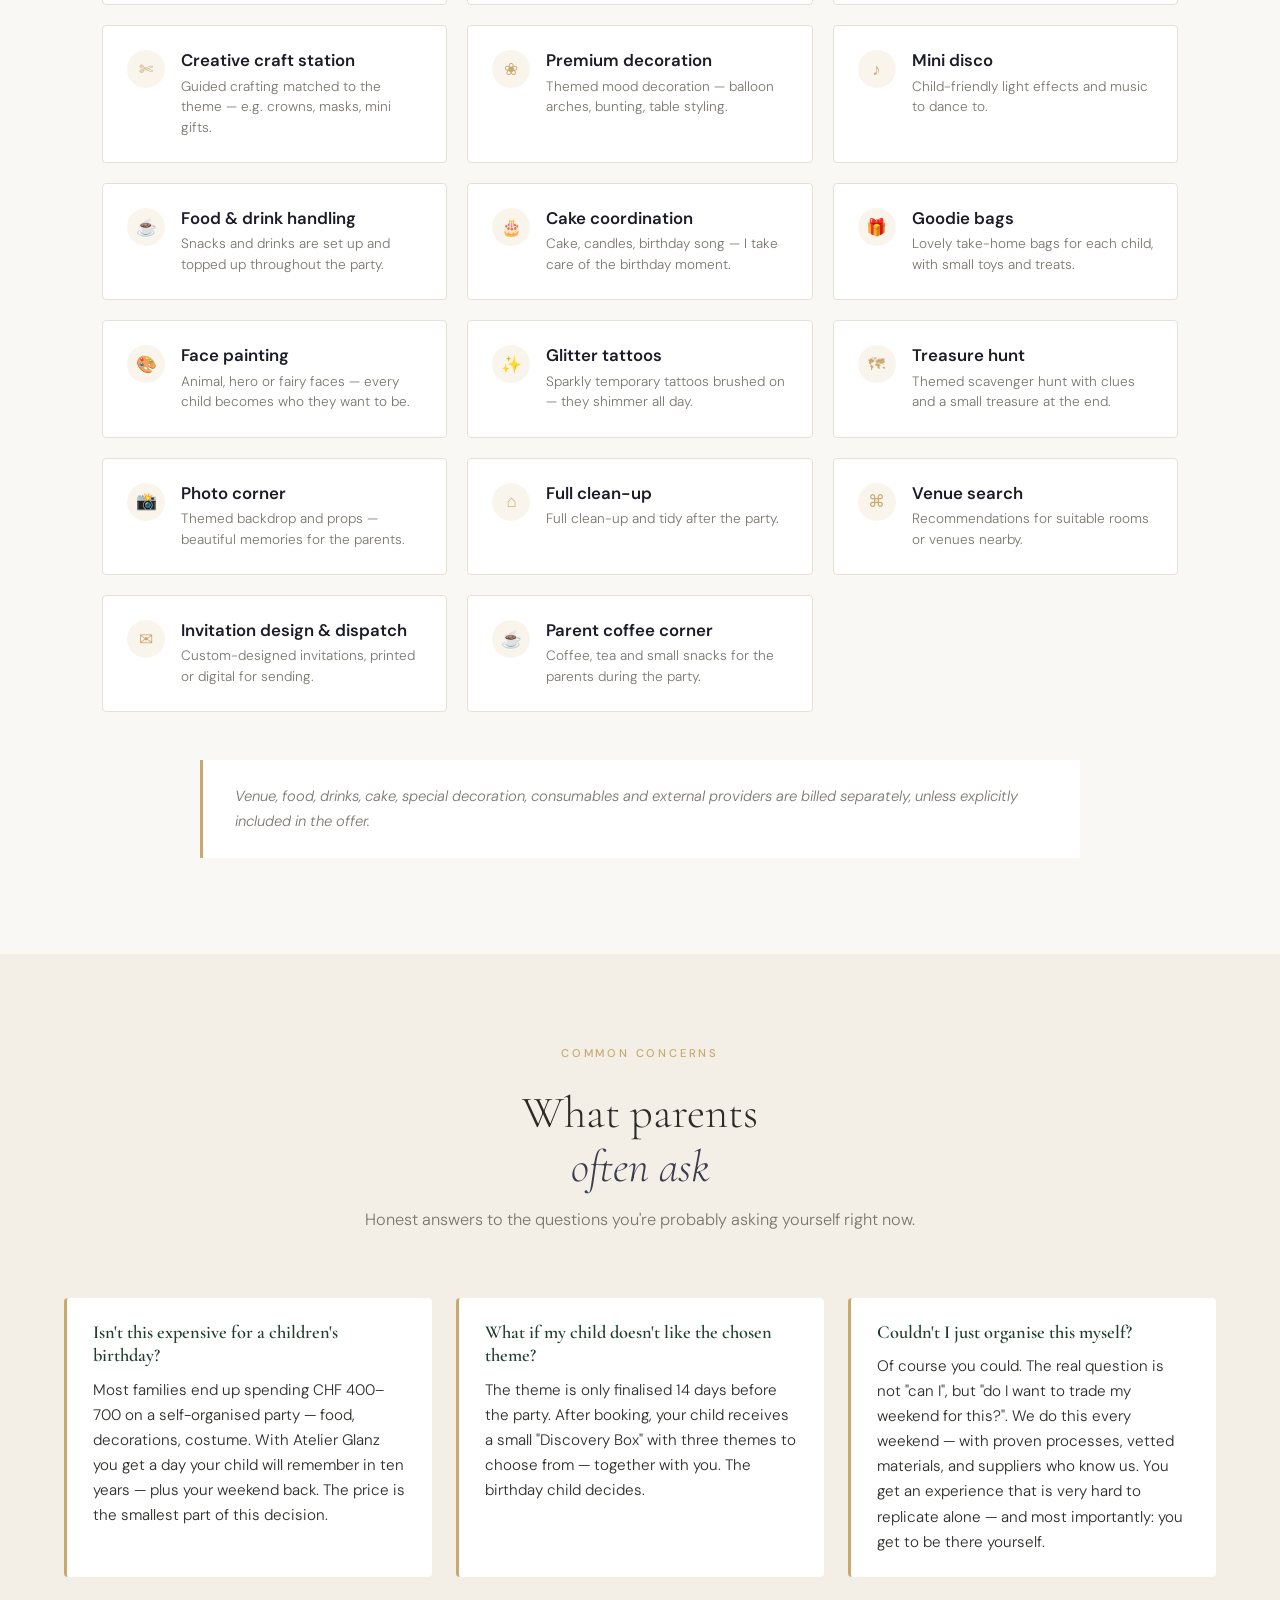
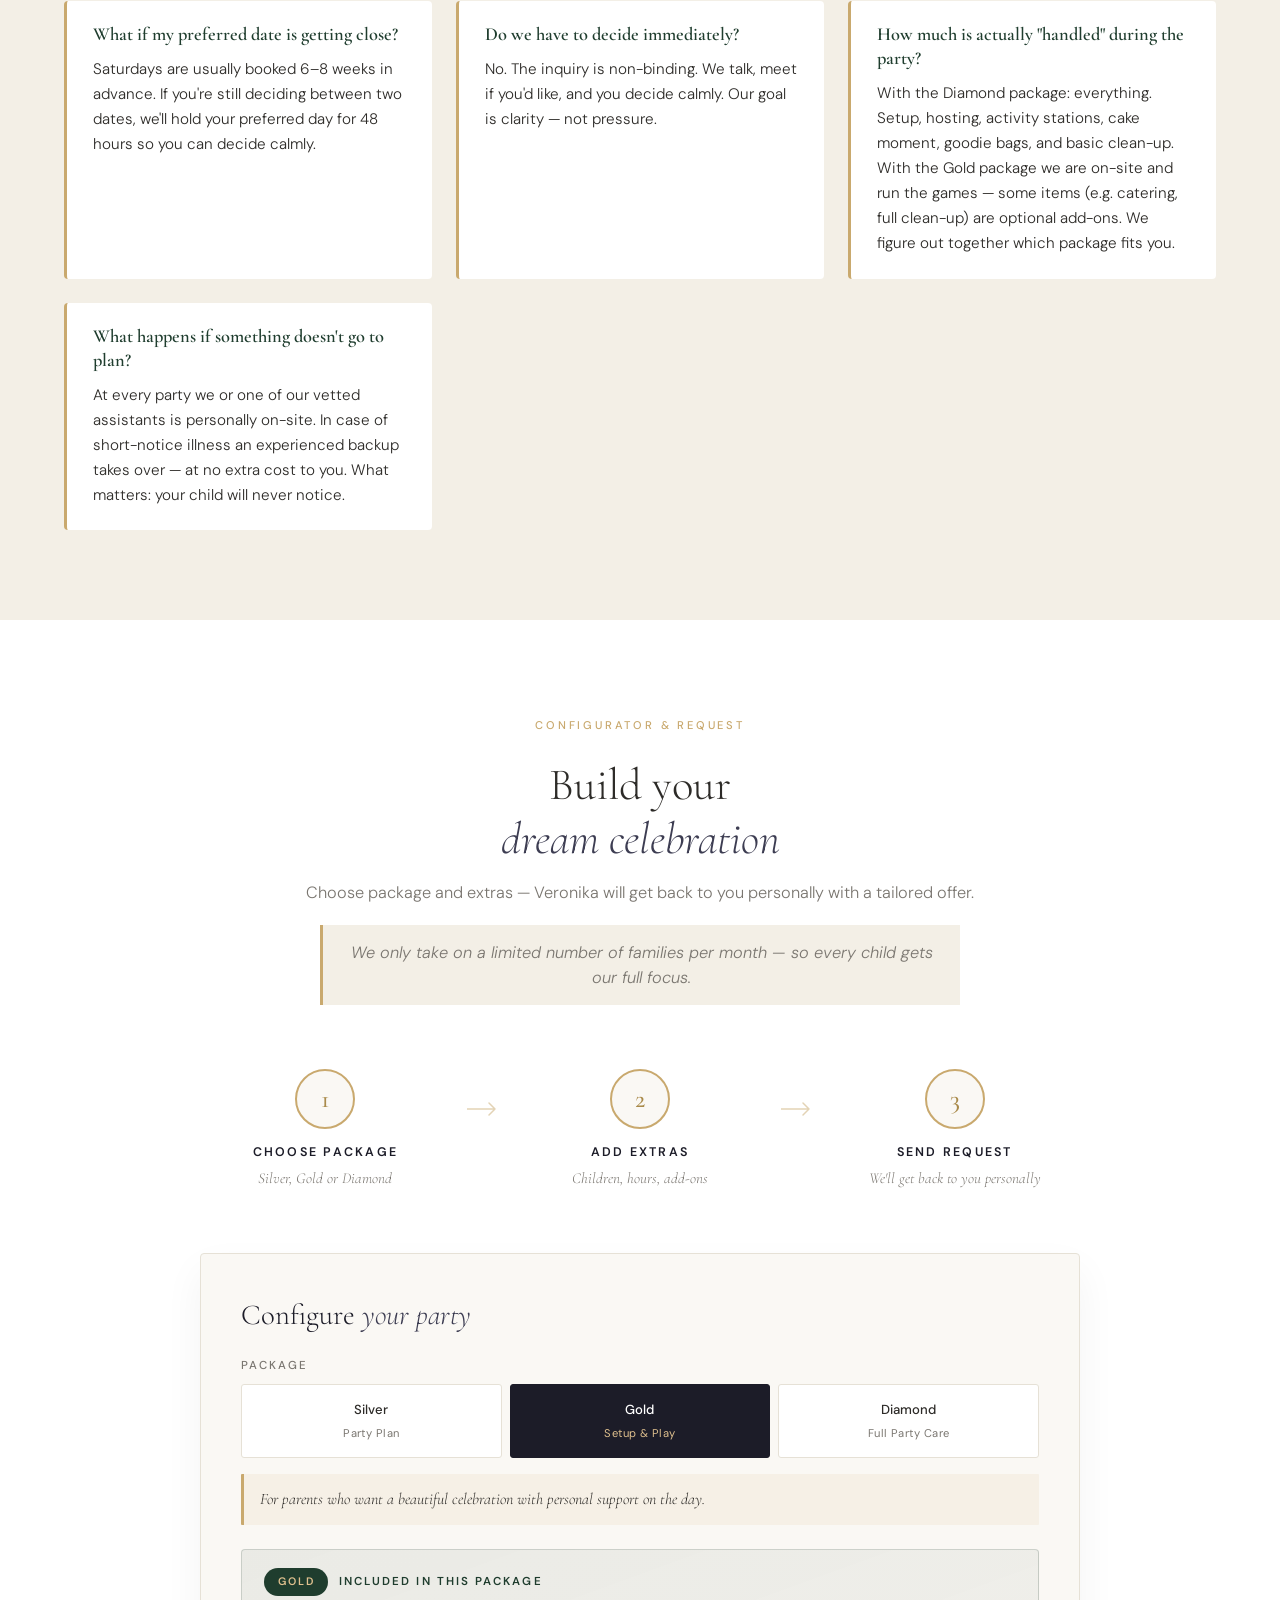
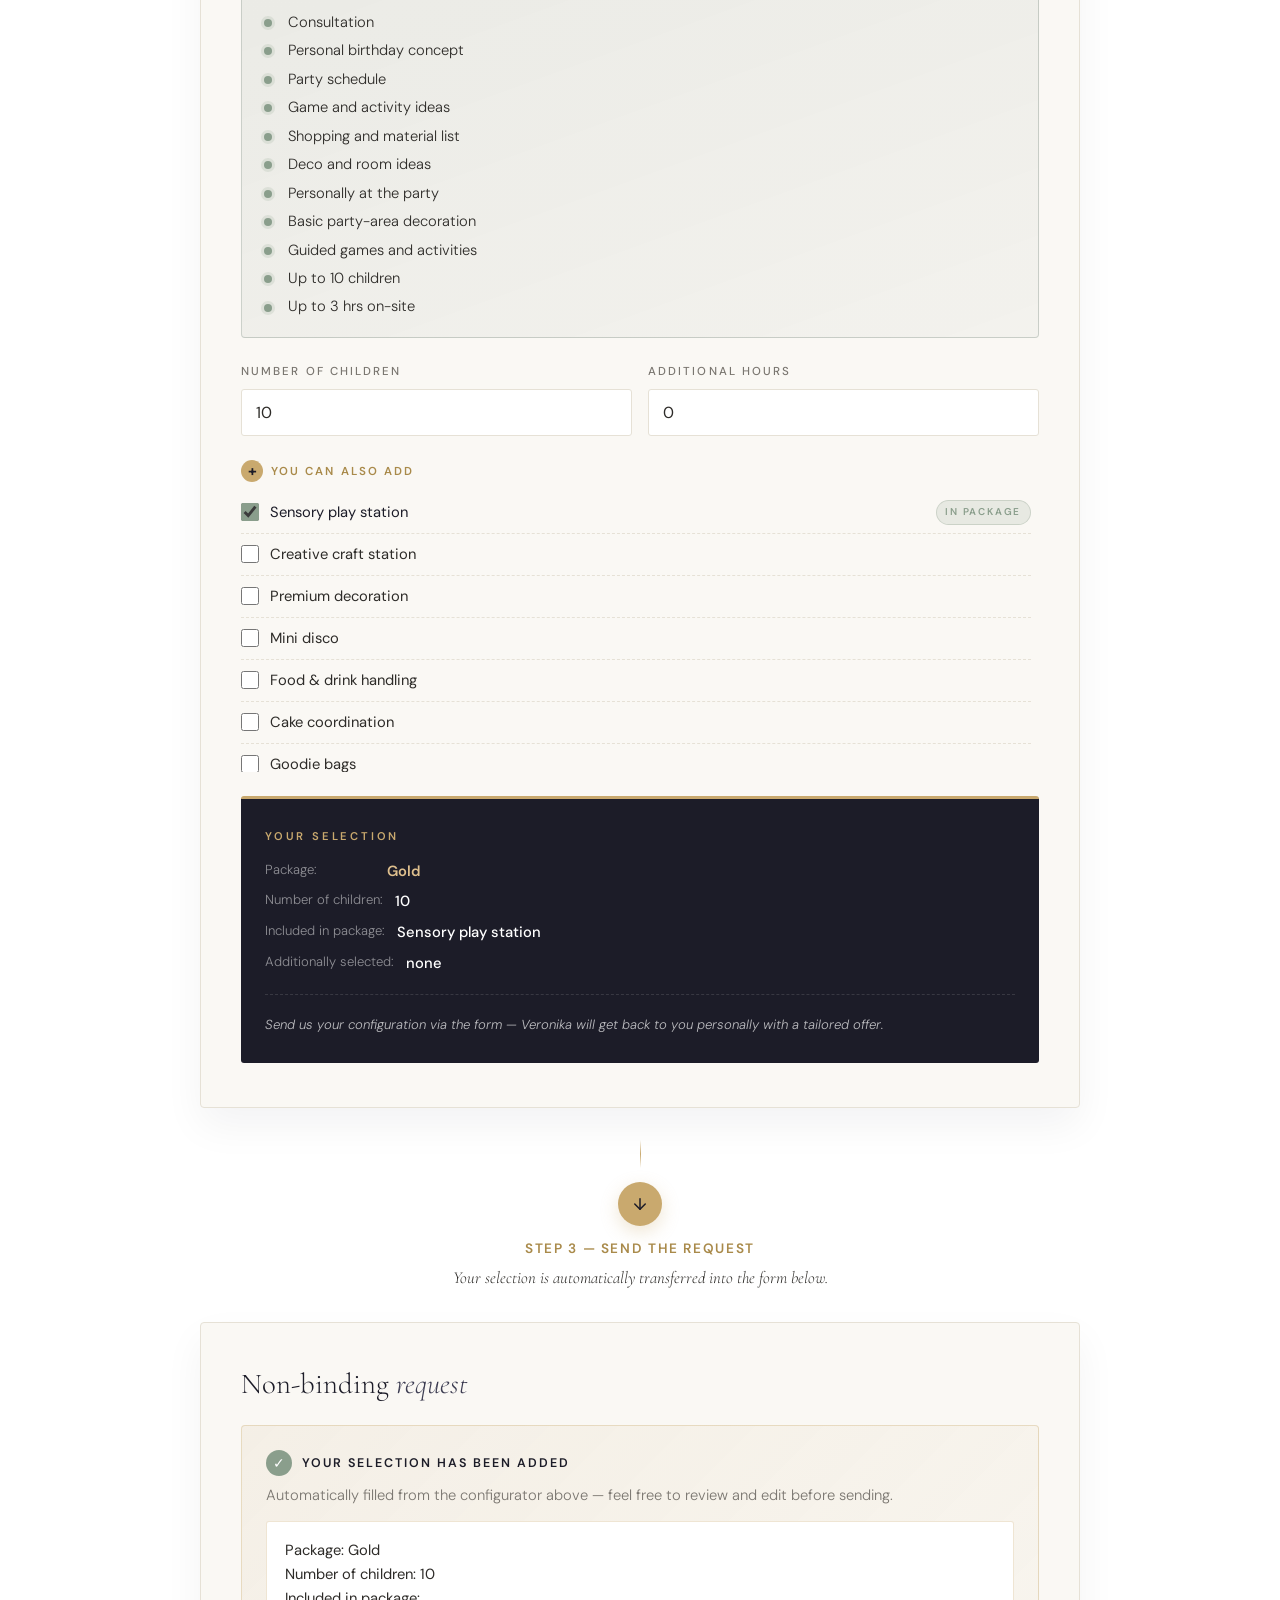
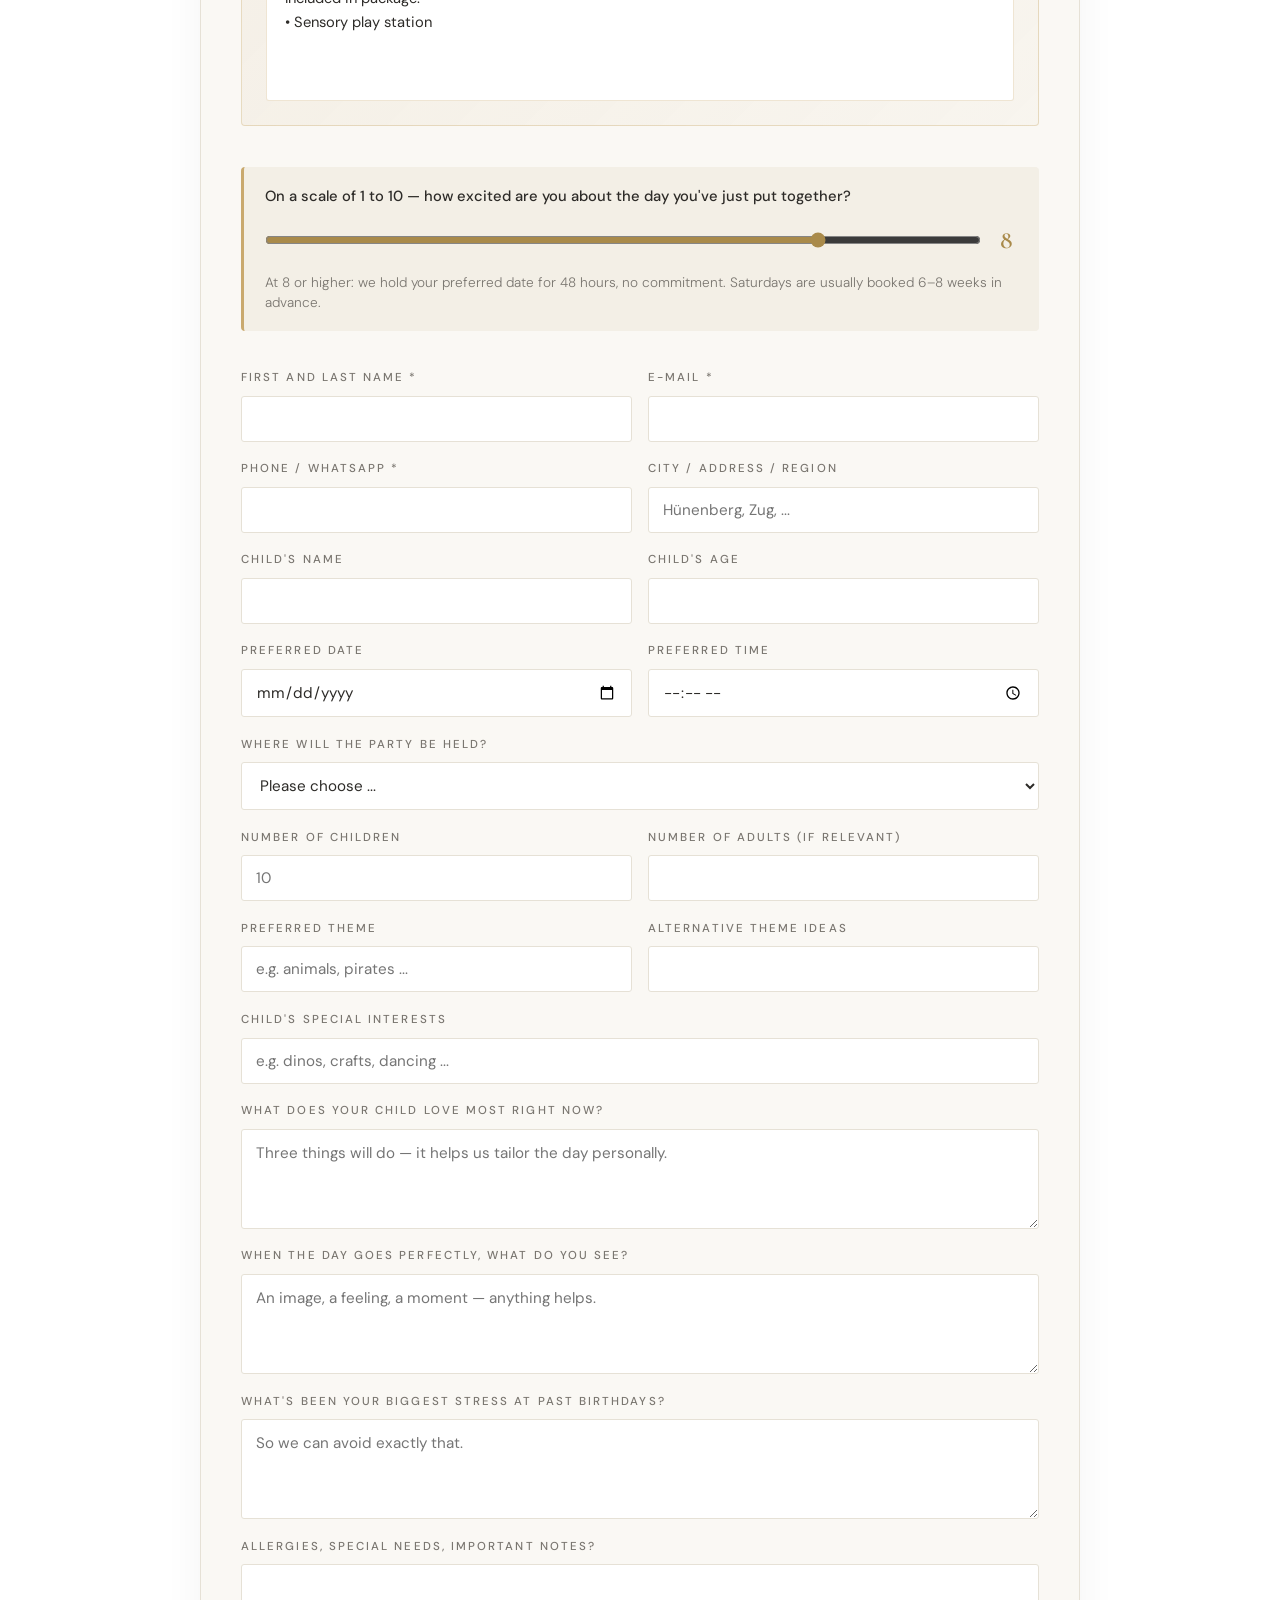
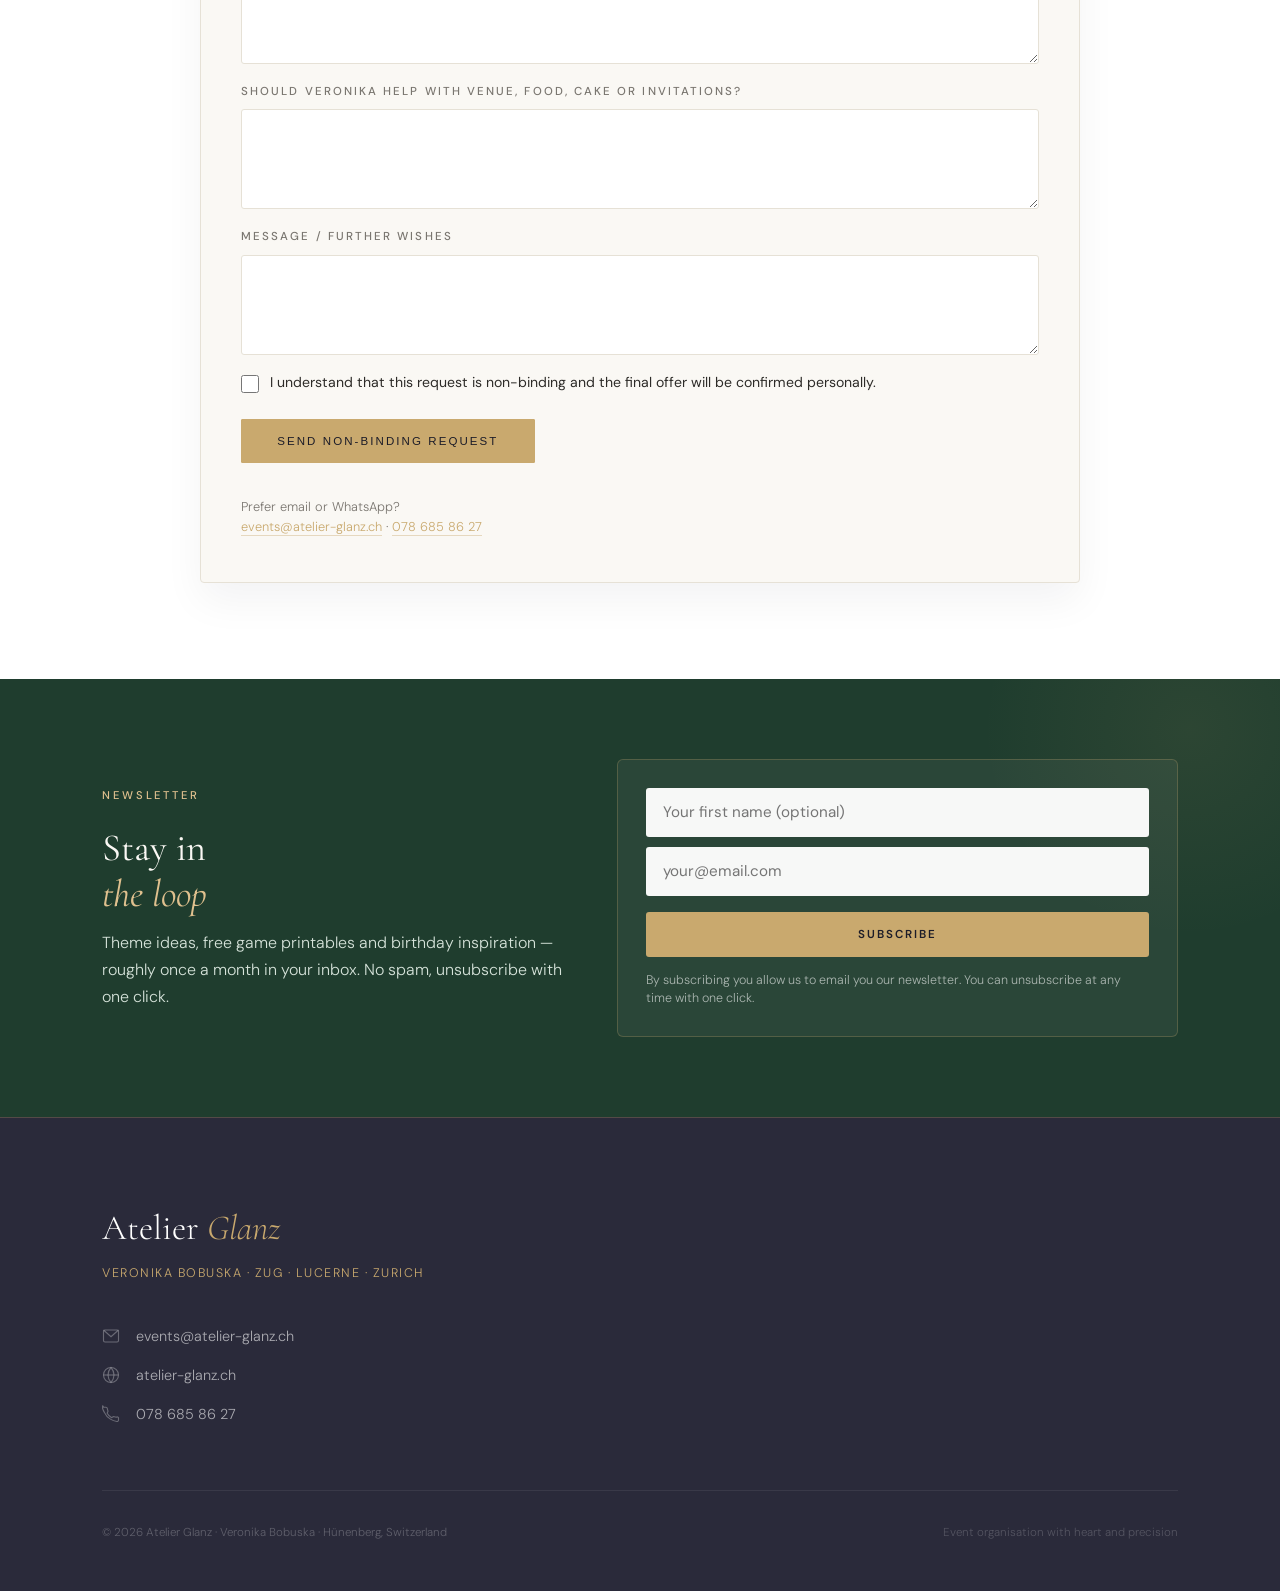
<file: kindergeburtstag-v2.html>
<!DOCTYPE html>
<html lang="de">
<head>
  <meta charset="UTF-8" />
  <meta name="viewport" content="width=device-width, initial-scale=1.0" />
  <title>Kindergeburtstag — Atelier Glanz (v2 · A/B)</title>
  <meta name="description" content="Atelier Glanz · Kindergeburtstag · A/B Version 2" />
  <link rel="canonical" href="https://atelier-glanz.ch/kindergeburtstag.html" />
  <meta name="robots" content="noindex, follow" />

  <!--
    A/B v2 page.
    This file simply forwards visitors to /kindergeburtstag.html?v=2,
    which triggers the overlay in assets/v2-overlay.js. Using a hard
    redirect (instead of an iframe or fetch) keeps things working
    under file://, http:// and https:// alike.
  -->
  <meta http-equiv="refresh" content="0;url=kindergeburtstag.html?v=2" />
  <script>
    // Use replace() so the back button skips this redirect shim.
    try { window.location.replace('kindergeburtstag.html?v=2'); }
    catch (_) { window.location.href = 'kindergeburtstag.html?v=2'; }
  </script>

  <style>
    html, body { margin: 0; height: 100%; background: #faf8f4;
      font-family: 'DM Sans', system-ui, sans-serif; color: #7a7670; }
    .v2-loading {
      position: fixed; inset: 0;
      display: flex; flex-direction: column;
      align-items: center; justify-content: center;
      gap: 1rem; font-size: 0.95rem; letter-spacing: 0.05em;
    }
    .v2-loading .spinner {
      width: 36px; height: 36px;
      border: 2px solid rgba(201,169,110,0.25);
      border-top-color: #c9a96e;
      border-radius: 50%;
      animation: spin 0.9s linear infinite;
    }
    @keyframes spin { to { transform: rotate(360deg); } }
    .v2-loading a { color: #c9a96e; text-decoration: underline; }
  </style>
</head>
<body>
  <div class="v2-loading">
    <div class="spinner" aria-hidden="true"></div>
    <p>Atelier Glanz · Version 2 wird geladen …</p>
    <p style="font-size:0.8rem;">
      <a href="kindergeburtstag.html?v=2">Wenn nichts passiert, hier klicken</a>
    </p>
  </div>
</body>
</html>
</file>
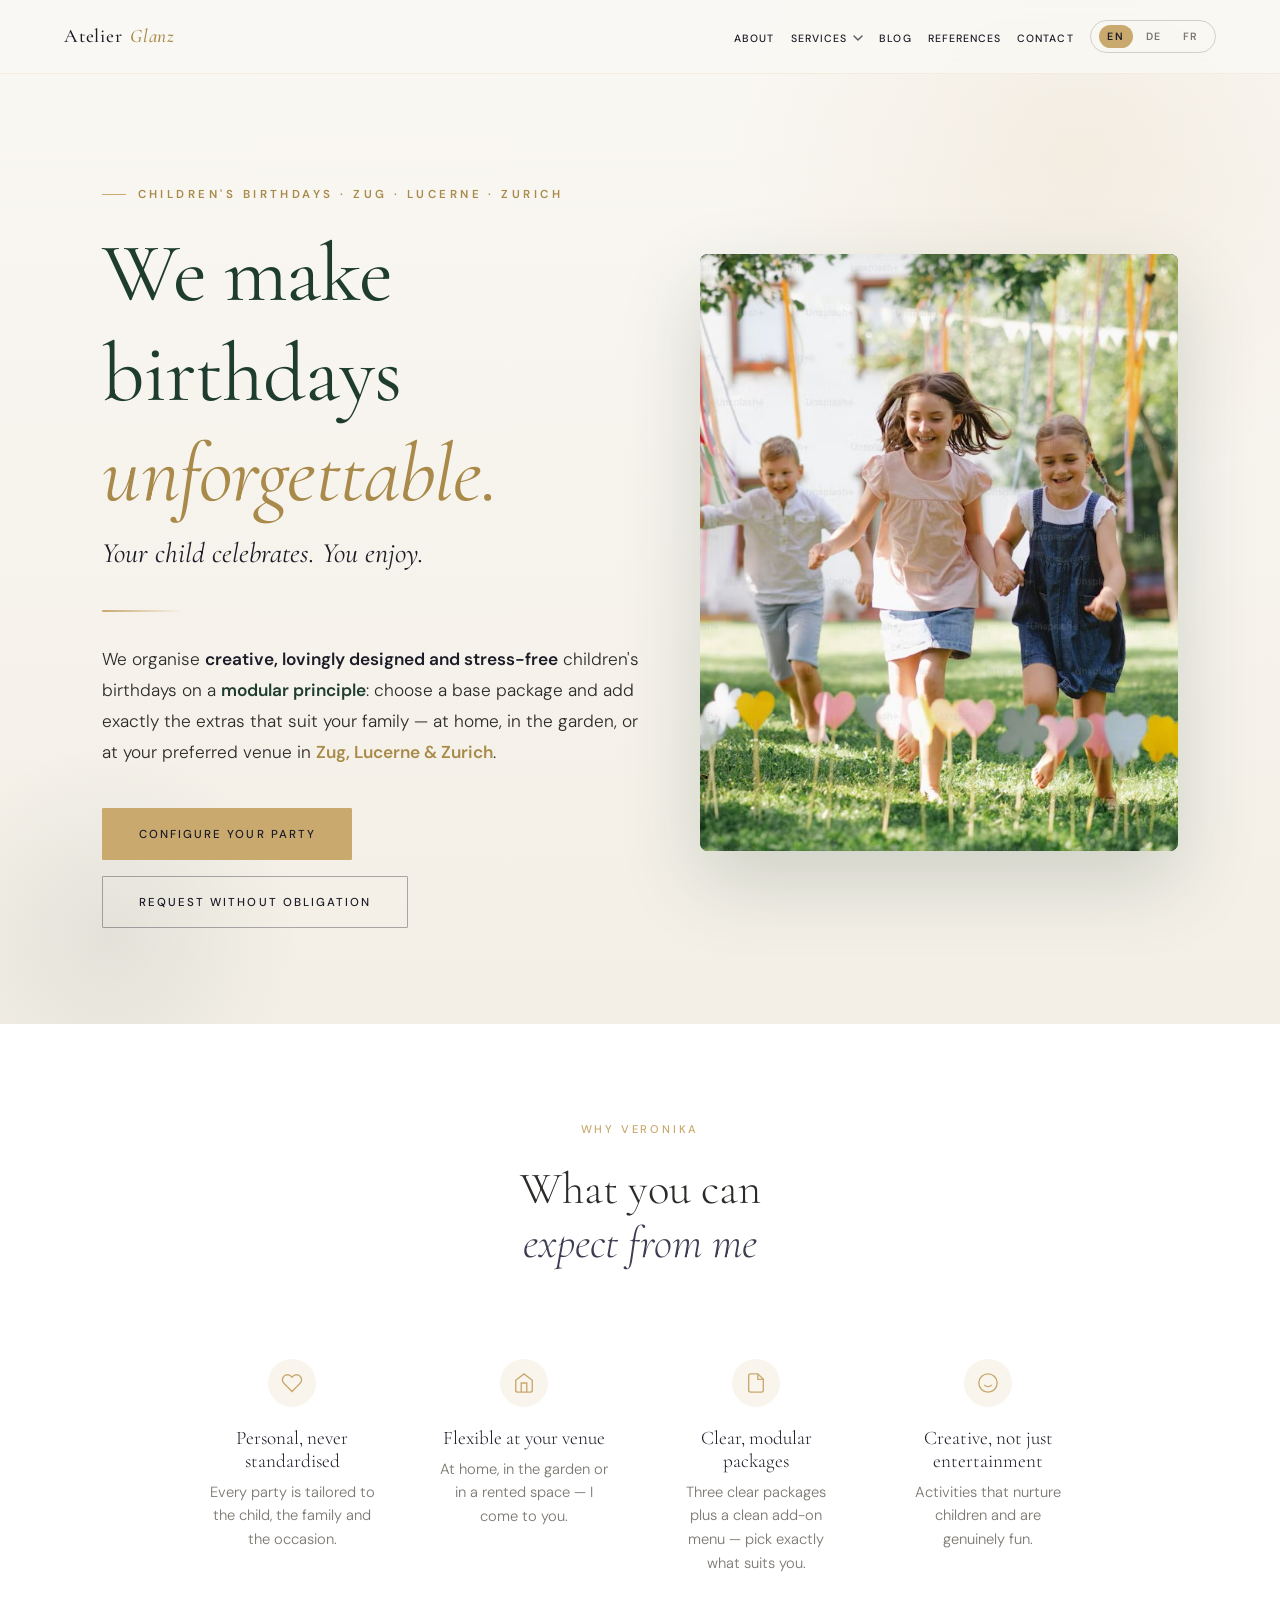
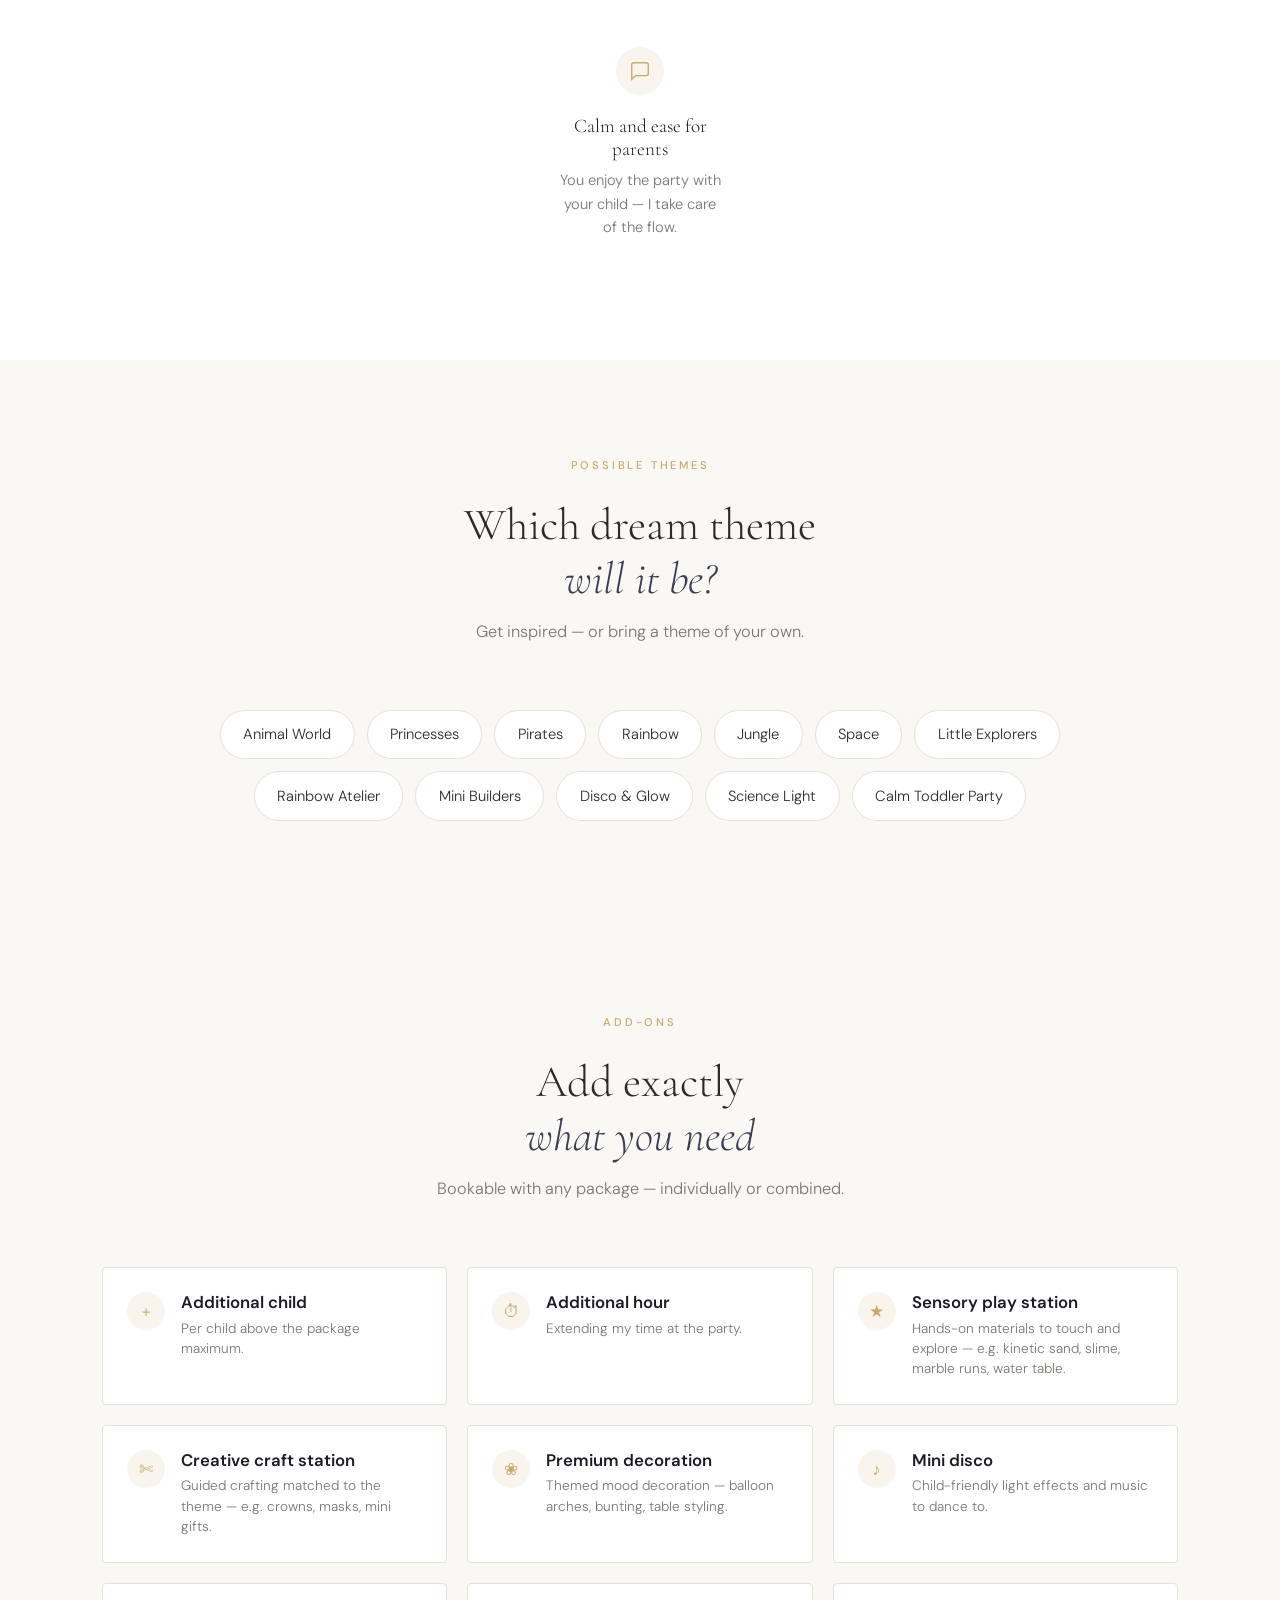
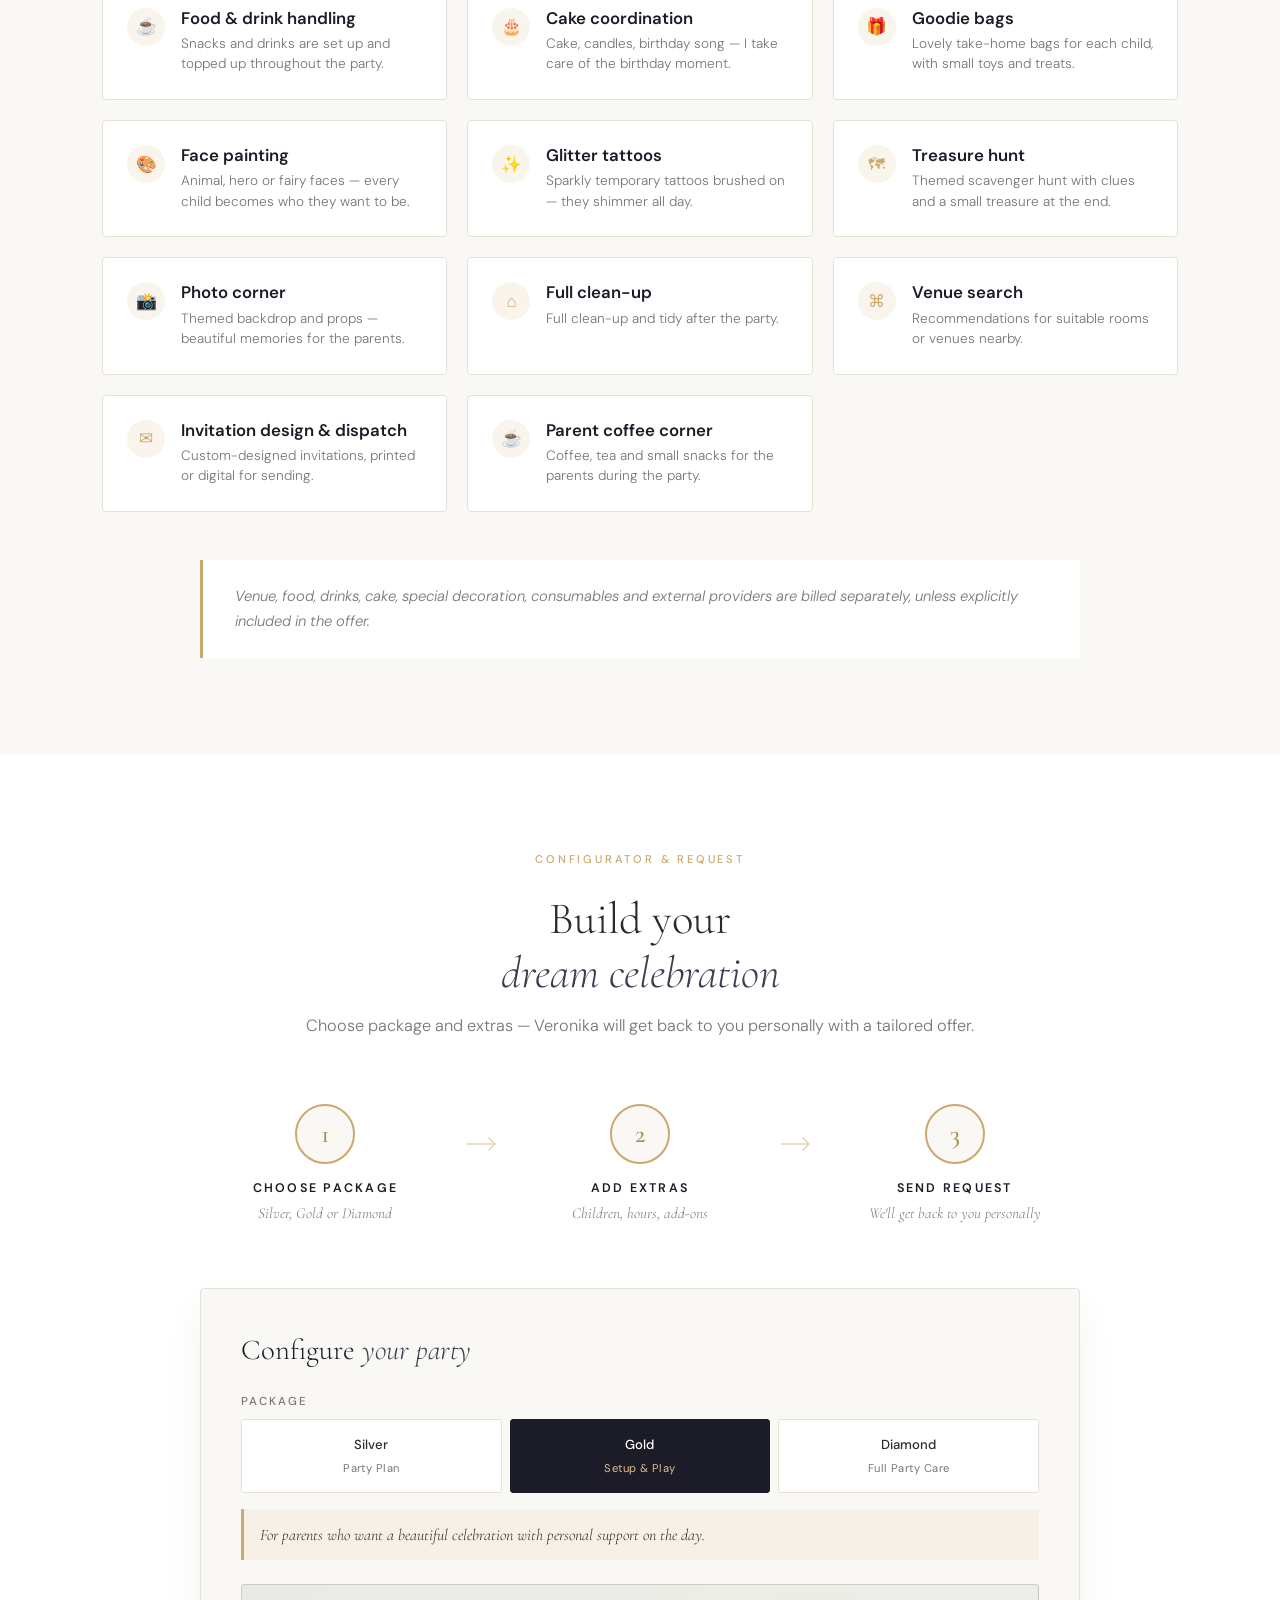
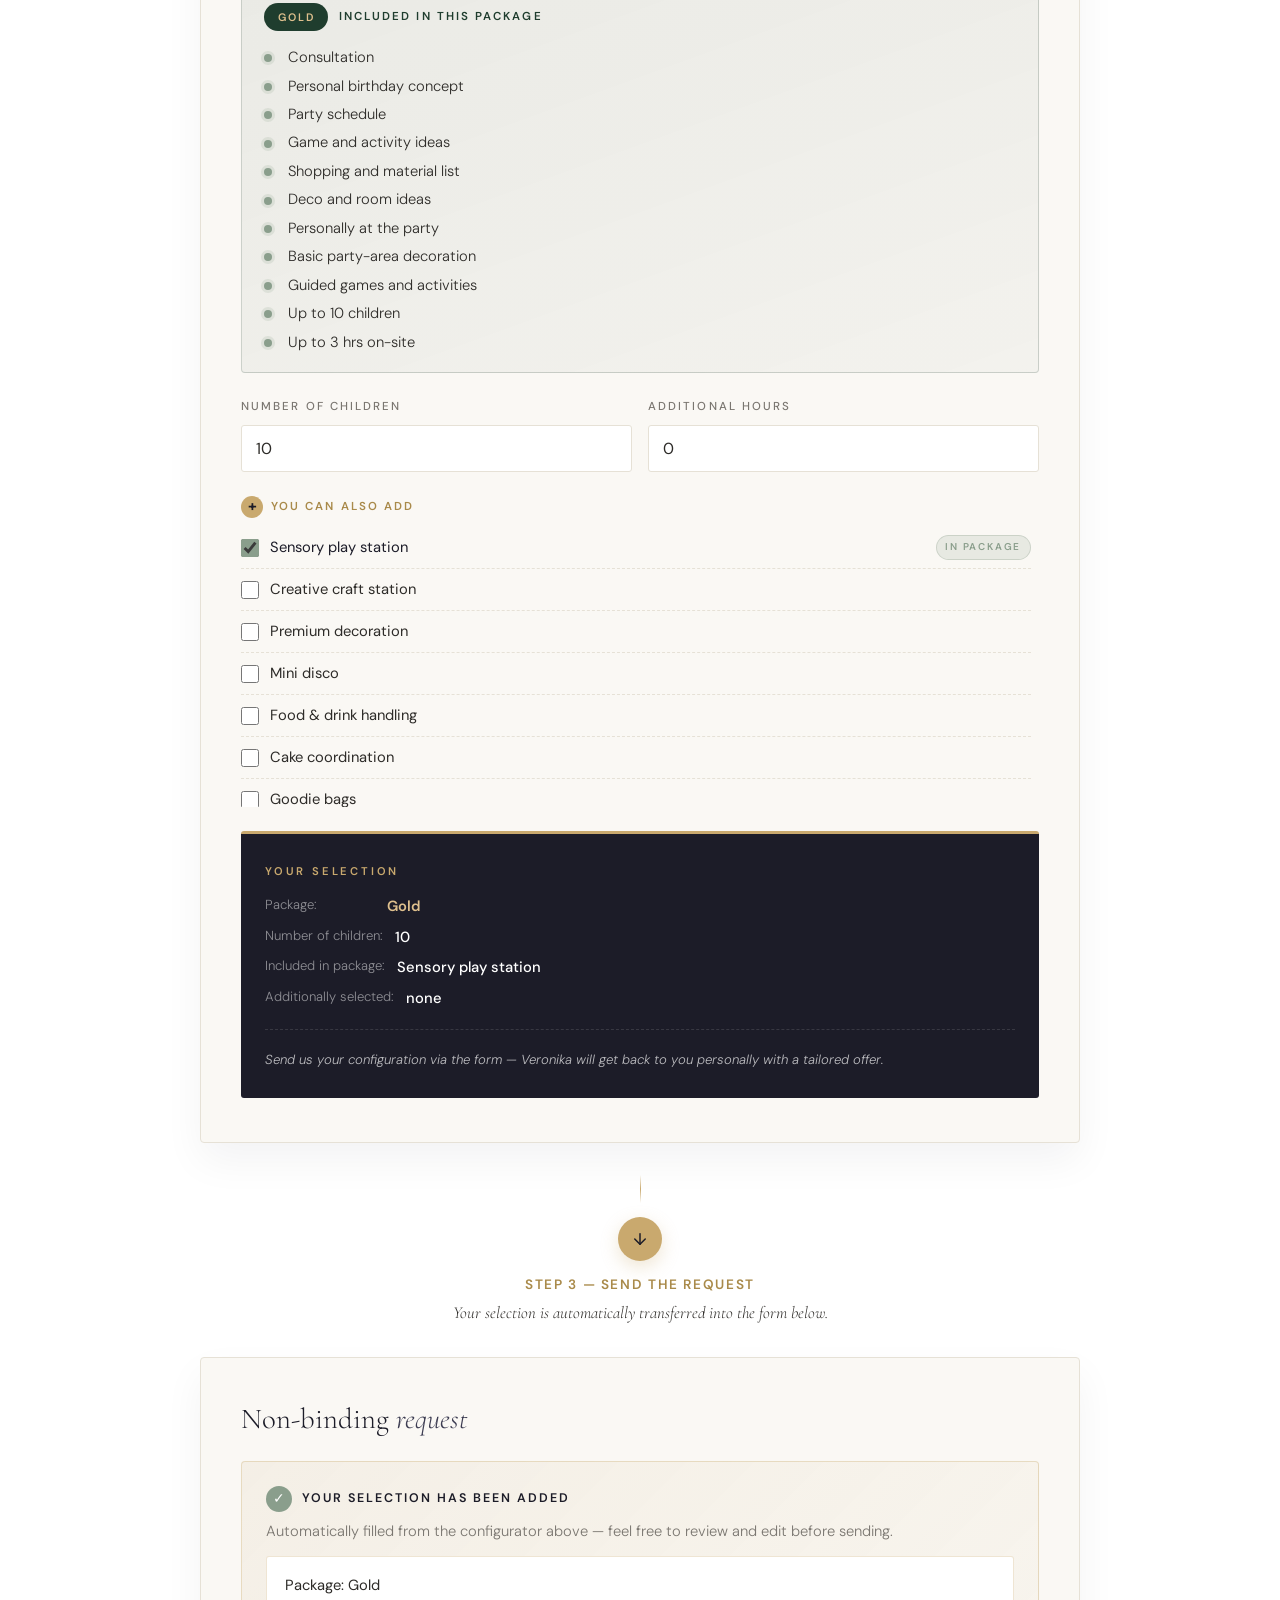
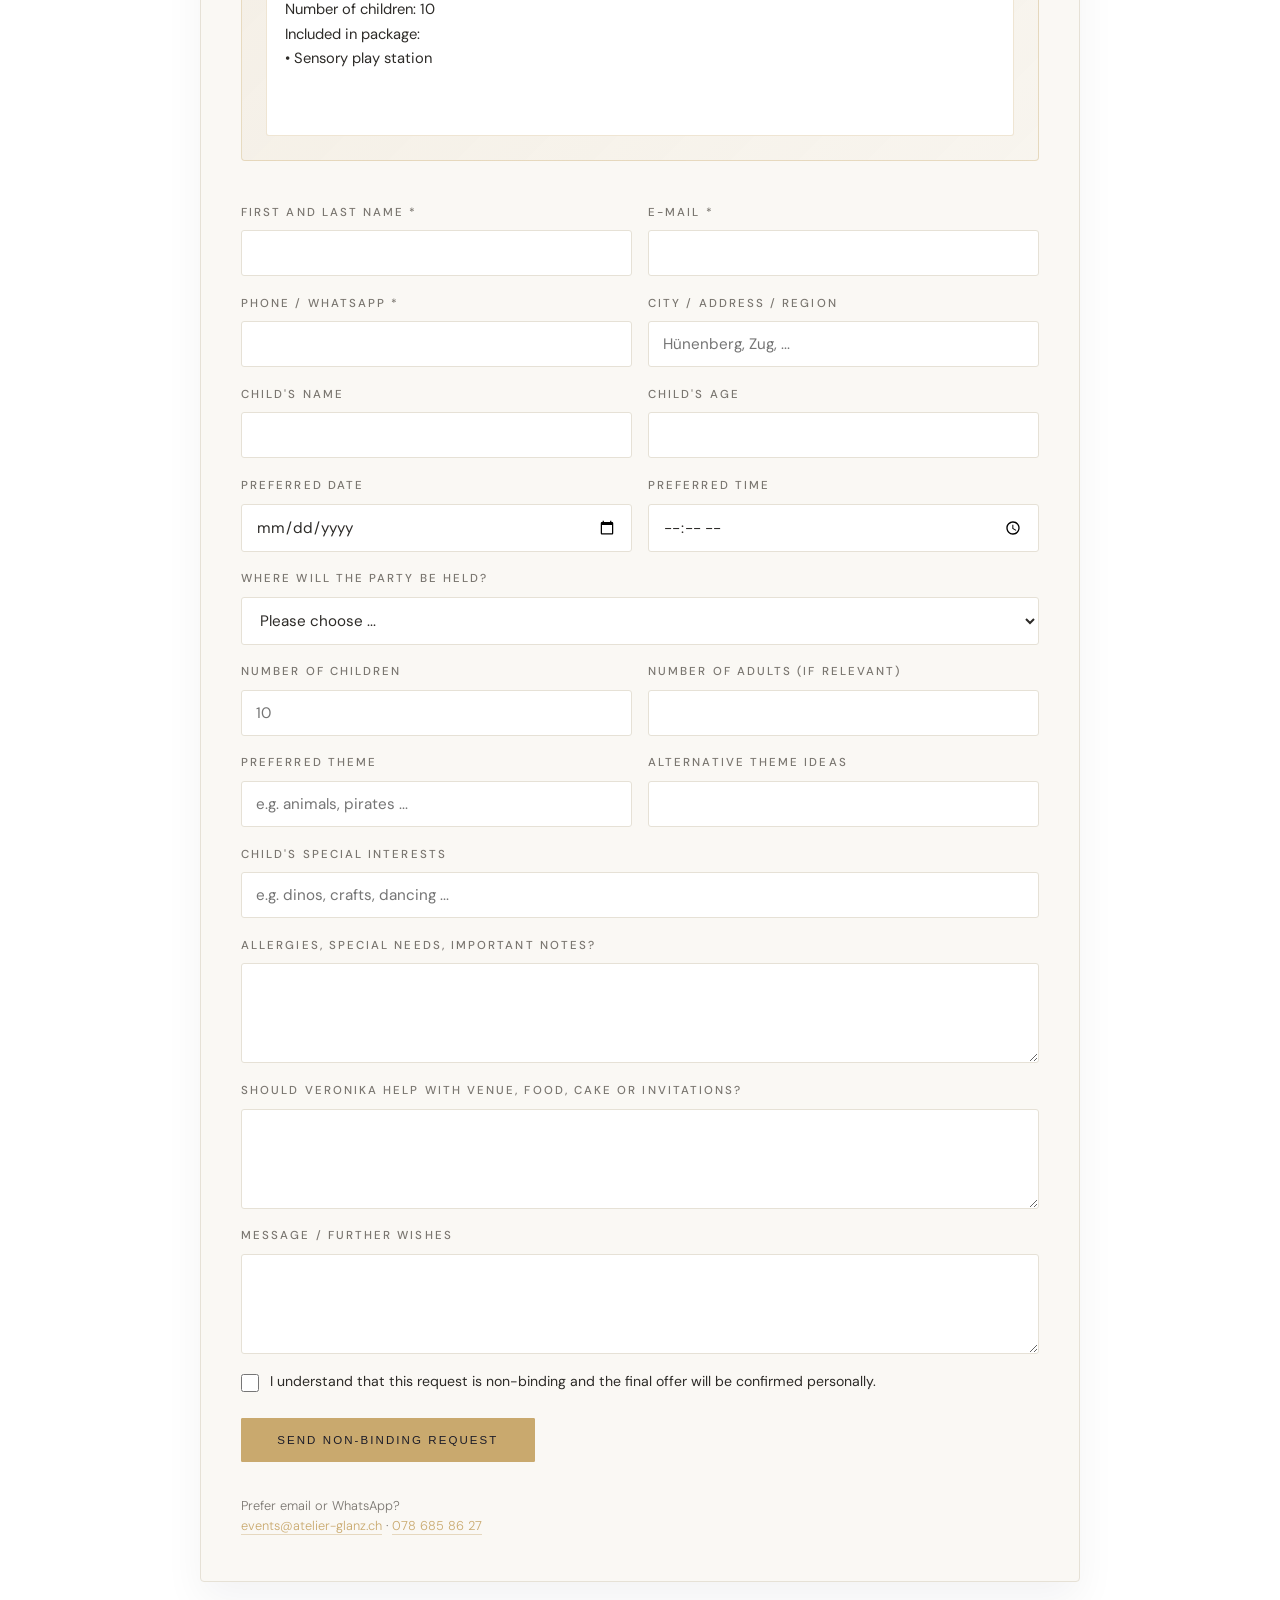
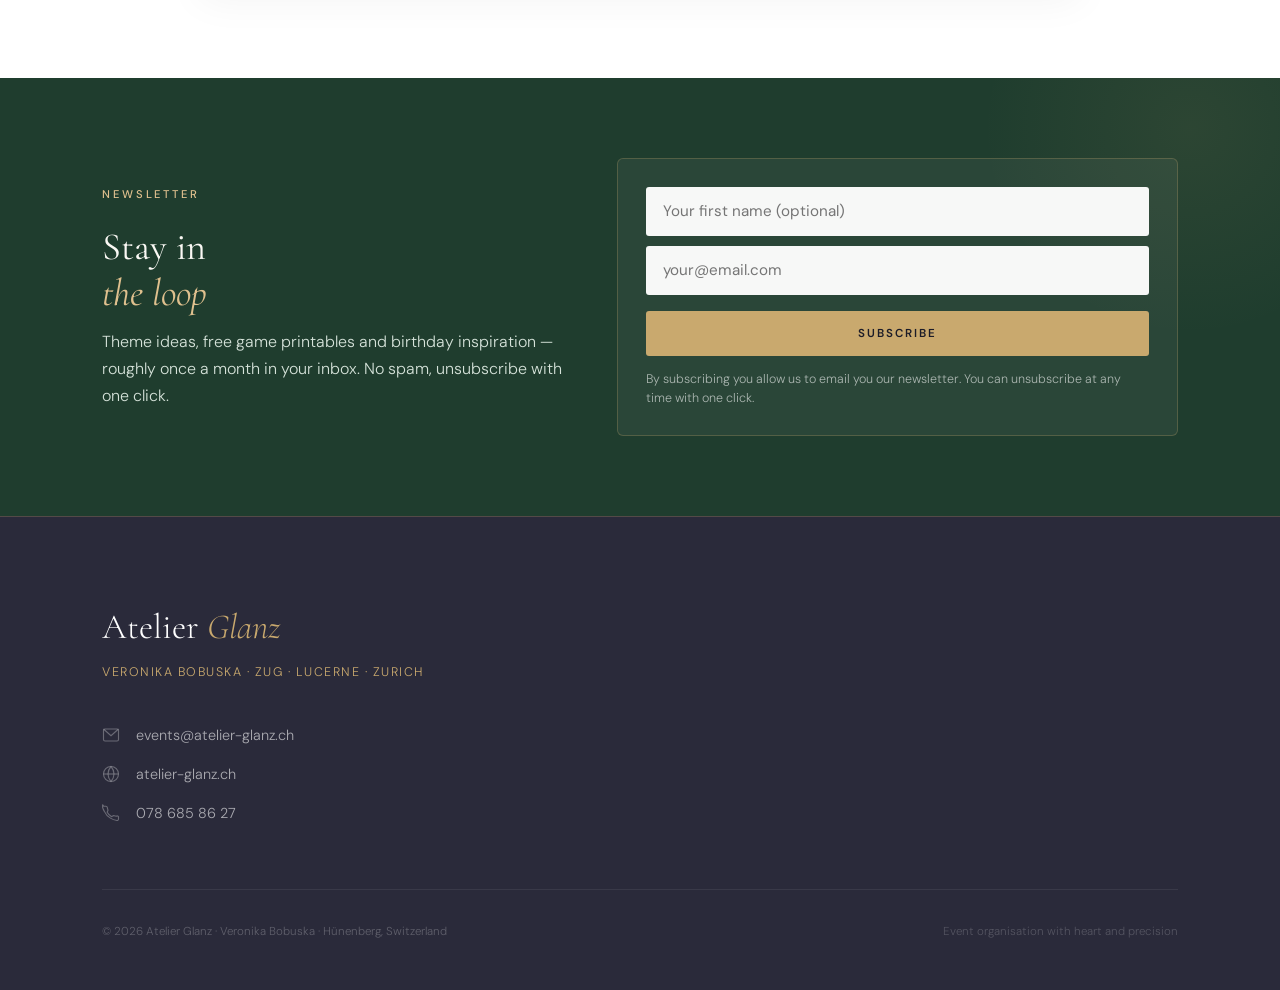
<file: kindergeburtstag.html>
<!DOCTYPE html>
<html lang="de">
<head>
  <meta charset="UTF-8" />
  <meta name="viewport" content="width=device-width, initial-scale=1.0" />
  <title>Kindergeburtstag ohne Stress — Atelier Glanz</title>
  <meta name="description" content="Atelier Glanz — Kreative, altersgerechte Kindergeburtstage nach dem Baukasten-Prinzip. Pakete, Add-ons und unverbindliche Anfrage. Zug · Luzern · Zürich." />

  <!-- Open Graph -->
  <meta property="og:title" content="Kindergeburtstag ohne Stress — Atelier Glanz" />
  <meta property="og:description" content="Liebevoll geplant. Kreativ begleitet. Einfach gefeiert." />
  <meta property="og:image" content="https://atelier-glanz.ch/images/kg-hero.jpg.jpg" />
  <meta property="og:url" content="https://atelier-glanz.ch/kindergeburtstag.html" />
  <meta property="og:type" content="website" />

  <!-- Google Fonts -->
  <link rel="preconnect" href="https://fonts.googleapis.com" />
  <link rel="preconnect" href="https://fonts.gstatic.com" crossorigin />
  <link href="https://fonts.googleapis.com/css2?family=Cormorant+Garamond:ital,wght@0,300;0,400;0,600;1,300;1,400&family=DM+Sans:wght@300;400;500&display=swap" rel="stylesheet" />
  <link rel="stylesheet" href="assets/newsletter.css" />

  <style>
    /* ─── Reset & Base (matches index.html) ─────────────────────────── */
    *, *::before, *::after { box-sizing: border-box; margin: 0; padding: 0; }

    :root {
      --charcoal:    #1c1c28;
      --charcoal-md: #2a2a3a;
      --charcoal-lt: #3d3d52;
      --gold:        #c9a96e;
      --gold-deep:   #a98a4a;
      --gold-lt:     #dfc08e;
      --forest:      #1f3d2e;
      --forest-md:   #2e5641;
      --forest-lt:   #d6e3da;
      --cream:       #faf8f4;
      --cream-deep:  #f3efe6;
      --warm-grey:   #b8b4ac;
      --text-main:   #2d2b28;
      --text-muted:  #7a7670;
      --sage:        #8a9e8c;
      --white:       #ffffff;
      --line:        #e6e1d6;
    }

    /* highlights for important keywords */
    .hl { color: var(--forest); font-weight: 600; }
    .hl-gold { color: var(--gold-deep); font-weight: 600; }
    strong { font-weight: 600; color: var(--charcoal); }

    /* decorative gold heart divider */
    .gold-divider {
      display: flex; align-items: center; justify-content: center;
      gap: 1rem; margin: 2.5rem auto;
      max-width: 240px;
    }
    .gold-divider::before,
    .gold-divider::after {
      content: '';
      flex: 1;
      height: 1px;
      background: linear-gradient(to right, transparent, var(--gold), transparent);
    }
    .gold-divider svg { width: 14px; height: 14px; color: var(--gold); flex-shrink: 0; }

    html { scroll-behavior: smooth; font-size: 16px; }

    body {
      font-family: 'DM Sans', sans-serif;
      font-weight: 300;
      color: var(--text-main);
      background: var(--cream);
      line-height: 1.7;
      overflow-x: hidden;
    }

    img { display: block; max-width: 100%; }
    a { color: inherit; text-decoration: none; }

    h1, h2, h3, h4 {
      font-family: 'Cormorant Garamond', serif;
      font-weight: 300;
      line-height: 1.2;
    }

    .serif { font-family: 'Cormorant Garamond', serif; }

    .section-label {
      font-family: 'DM Sans', sans-serif;
      font-size: 0.7rem;
      font-weight: 500;
      letter-spacing: 0.25em;
      text-transform: uppercase;
      color: var(--gold);
      display: block;
      margin-bottom: 1.5rem;
    }

    /* ─── Nav ───────────────────────────────────────────────────────── */
    nav {
      position: fixed;
      top: 0; left: 0; right: 0;
      z-index: 100;
      display: flex;
      align-items: center;
      justify-content: space-between;
      padding: 1.25rem 5vw;
      transition: background 0.4s ease, box-shadow 0.4s ease, backdrop-filter 0.4s ease;
      background: rgba(250, 248, 244, 0.85);
      backdrop-filter: blur(8px);
      -webkit-backdrop-filter: blur(8px);
      border-bottom: 1px solid rgba(201,169,110,0.15);
    }
    nav.scrolled {
      background: rgba(28, 28, 40, 0.97);
      box-shadow: 0 1px 0 rgba(201, 169, 110, 0.2);
      border-bottom-color: transparent;
    }
    .nav-logo {
      font-family: 'Cormorant Garamond', serif;
      font-size: 1.4rem; color: var(--charcoal); letter-spacing: 0.04em;
      font-weight: 500;
    }
    .nav-logo em {
      font-style: italic;
      color: var(--gold-deep);
      margin-left: 0.15em;
    }
    nav.scrolled .nav-logo { color: var(--white); }
    nav.scrolled .nav-logo em { color: var(--gold); }

    /* Hamburger toggle */
    .nav-toggle {
      display: none;
      background: transparent;
      border: 1px solid rgba(28,28,40,0.25);
      border-radius: 3px;
      width: 38px; height: 38px;
      padding: 0; cursor: pointer;
      flex-direction: column;
      align-items: center; justify-content: center;
      gap: 4px;
    }
    nav.scrolled .nav-toggle { border-color: rgba(255,255,255,0.3); }
    .nav-toggle span {
      width: 18px; height: 1.5px;
      background: var(--charcoal);
      transition: transform 0.3s, opacity 0.3s, background 0.3s;
    }
    nav.scrolled .nav-toggle span { background: var(--white); }
    .nav-toggle[aria-expanded="true"] span:nth-child(1) { transform: translateY(5.5px) rotate(45deg); }
    .nav-toggle[aria-expanded="true"] span:nth-child(2) { opacity: 0; }
    .nav-toggle[aria-expanded="true"] span:nth-child(3) { transform: translateY(-5.5px) rotate(-45deg); }
    .nav-links { display: flex; gap: 1.4rem; list-style: none; align-items: center; flex-wrap: wrap; justify-content: flex-end; }
    .nav-links a {
      font-size: 0.72rem; letter-spacing: 0.12em; text-transform: uppercase;
      color: var(--charcoal); transition: color 0.25s;
      font-weight: 500; white-space: nowrap;
    }
    nav.scrolled .nav-links a { color: rgba(255,255,255,0.9); }
    /* tighter for 1100-1280px laptops */
    @media (min-width: 901px) and (max-width: 1280px) {
      .nav-links { gap: 1rem; }
      .nav-links a { font-size: 0.66rem; letter-spacing: 0.1em; }
      .nav-logo { font-size: 1.2rem; }
    }

    /* ── Dropdown (Angebote) ── */
    .nav-has-dropdown { position: relative; }
    .nav-dropdown-toggle {
      background: transparent; border: 0; cursor: pointer;
      display: inline-flex; align-items: center; gap: 0.4rem;
      font-family: 'DM Sans', sans-serif;
      font-size: 0.72rem; letter-spacing: 0.12em; text-transform: uppercase;
      color: var(--charcoal); font-weight: 500; padding: 0;
      white-space: nowrap; transition: color 0.25s;
    }
    nav.scrolled .nav-dropdown-toggle { color: rgba(255,255,255,0.9); }
    .nav-dropdown-toggle:hover { color: var(--gold); }
    .nav-caret { transition: transform 0.25s; opacity: 0.7; }
    .nav-dropdown-toggle[aria-expanded="true"] .nav-caret,
    .nav-has-dropdown:hover .nav-caret { transform: rotate(180deg); }
    .nav-dropdown {
      position: absolute; top: calc(100% + 0.7rem); left: -0.6rem;
      background: #1c1c28;
      border: 1px solid rgba(201,169,110,0.25);
      border-radius: 4px; box-shadow: 0 16px 40px rgba(0,0,0,0.3);
      padding: 0.4rem 0; min-width: 230px; list-style: none;
      opacity: 0; visibility: hidden;
      transform: translateY(-6px);
      transition: opacity 0.2s, transform 0.2s, visibility 0.2s;
      z-index: 110;
    }
    .nav-has-dropdown:hover .nav-dropdown,
    .nav-has-dropdown:focus-within .nav-dropdown,
    .nav-dropdown.open {
      opacity: 1; visibility: visible; transform: translateY(0);
    }
    .nav-dropdown li { width: 100%; }
    .nav-dropdown a {
      display: block; padding: 0.7rem 1.2rem;
      font-size: 0.7rem; letter-spacing: 0.12em;
      text-transform: uppercase;
      color: rgba(255,255,255,0.85);
      font-weight: 500;
      transition: background 0.2s, color 0.2s;
      white-space: nowrap;
    }
    .nav-dropdown a:hover { background: rgba(201,169,110,0.12); color: var(--gold); }
    @media (min-width: 901px) and (max-width: 1280px) {
      .nav-dropdown-toggle { font-size: 0.66rem; letter-spacing: 0.1em; }
    }
    .nav-links a:hover { color: var(--gold); }
    .nav-back-link {
      color: var(--gold) !important;
      letter-spacing: 0.12em !important;
    }
    /* language switcher */
    .lang-switcher {
      display: inline-flex;
      gap: 0.25rem;
      align-items: center;
      padding: 0.25rem 0.5rem;
      border: 1px solid rgba(28,28,40,0.18);
      border-radius: 100px;
    }
    nav.scrolled .lang-switcher {
      border-color: rgba(255,255,255,0.18);
    }
    .lang-btn {
      background: transparent;
      border: 0;
      cursor: pointer;
      font-family: 'DM Sans', sans-serif;
      font-size: 0.66rem;
      font-weight: 600;
      letter-spacing: 0.12em;
      text-transform: uppercase;
      padding: 0.3rem 0.55rem;
      border-radius: 100px;
      color: var(--text-muted);
      transition: all 0.2s ease;
    }
    nav.scrolled .lang-btn { color: rgba(255,255,255,0.55); }
    .lang-btn:hover { color: var(--charcoal); }
    nav.scrolled .lang-btn:hover { color: var(--white); }
    .lang-btn.active {
      background: var(--gold);
      color: var(--charcoal);
    }
    nav.scrolled .lang-btn.active { color: var(--charcoal); }

    /* ─── Hero ──────────────────────────────────────────────────────── */
    #kg-hero {
      min-height: 88vh;
      background: linear-gradient(180deg, var(--cream) 0%, var(--cream-deep) 100%);
      padding: 11rem 8vw 6rem;
      position: relative;
      overflow: hidden;
      display: grid;
      grid-template-columns: 1.15fr 1fr;
      gap: 3rem;
      align-items: center;
    }
    #kg-hero::before {
      content: '';
      position: absolute;
      top: -200px; right: -150px;
      width: 700px; height: 700px;
      border-radius: 50%;
      background: radial-gradient(circle, rgba(201,169,110,0.12) 0%, transparent 70%);
      pointer-events: none;
    }
    #kg-hero::after {
      content: '';
      position: absolute;
      bottom: -100px; left: -80px;
      width: 380px; height: 380px;
      border-radius: 50%;
      background: radial-gradient(circle, rgba(31,61,46,0.08) 0%, transparent 70%);
      pointer-events: none;
    }
    .hero-inner { position: relative; z-index: 1; }
    .hero-eyebrow {
      font-size: 0.72rem; letter-spacing: 0.3em; text-transform: uppercase;
      color: var(--gold-deep); margin-bottom: 1.25rem; font-weight: 600;
      display: inline-flex; align-items: center; gap: 0.7rem;
    }
    .hero-eyebrow::before {
      content: ''; width: 24px; height: 1px; background: var(--gold);
    }
    #kg-hero h1 {
      font-size: clamp(3rem, 6.5vw, 6rem);
      color: var(--forest);
      margin-bottom: 0.4rem;
      font-weight: 400;
      letter-spacing: -0.01em;
    }
    #kg-hero h1 em {
      font-style: italic;
      color: var(--gold-deep);
      font-weight: 400;
    }
    .hero-sub {
      font-family: 'Cormorant Garamond', serif; font-style: italic;
      font-size: clamp(1.3rem, 2.2vw, 1.85rem);
      color: var(--charcoal); margin-bottom: 2rem;
      font-weight: 400;
    }
    .hero-rule {
      width: 80px; height: 2px; background: linear-gradient(to right, var(--gold), transparent);
      margin: 0 0 2rem;
      border-radius: 100px;
    }
    .hero-intro {
      font-size: 1.08rem; color: var(--text-main);
      max-width: 620px; line-height: 1.8; margin-bottom: 2.5rem;
    }
    .hero-cta-row { display: flex; flex-wrap: wrap; gap: 1rem; }

    /* hero illustration column */
    .hero-illustration {
      position: relative;
      z-index: 1;
      display: flex;
      justify-content: center;
      align-items: center;
    }
    .hero-img-wrap {
      position: relative;
      width: 100%;
      max-width: 480px;
      aspect-ratio: 4/5;
      border-radius: 8px;
      overflow: hidden;
      box-shadow: 0 30px 80px rgba(31,61,46,0.18);
    }
    .hero-img-wrap img {
      position: absolute;
      inset: 0;
      z-index: 2;
      width: 100%; height: 100%; object-fit: cover;
      transition: transform 0.6s ease;
    }
    .hero-img-wrap:hover img { transform: scale(1.03); }
    .hero-img-wrap .placeholder {
      position: absolute; inset: 0;
      z-index: 1;
      background: linear-gradient(160deg, var(--forest) 0%, var(--forest-md) 100%);
      display: flex; flex-direction: column;
      align-items: center; justify-content: center;
      color: var(--gold);
      padding: 2rem;
    }
    .hero-img-wrap .placeholder svg {
      width: 120px; height: 120px;
      margin-bottom: 1.5rem;
      opacity: 0.85;
    }
    .hero-img-wrap .placeholder span {
      font-family: 'Cormorant Garamond', serif;
      font-style: italic;
      font-size: 1.1rem;
      letter-spacing: 0.05em;
      color: var(--gold-lt);
      text-align: center;
    }

    /* floating gold badge over hero image */
    .hero-badge {
      position: absolute;
      bottom: -1rem;
      right: -1rem;
      width: 130px; height: 130px;
      background: var(--forest);
      color: var(--gold);
      border-radius: 50%;
      display: flex; flex-direction: column;
      align-items: center; justify-content: center;
      text-align: center;
      padding: 1rem;
      box-shadow: 0 16px 40px rgba(31,61,46,0.3);
      border: 4px solid var(--cream);
    }
    .hero-badge-eyebrow {
      font-size: 0.6rem;
      letter-spacing: 0.2em;
      text-transform: uppercase;
      color: var(--gold-lt);
      font-weight: 600;
      margin-bottom: 0.3rem;
    }
    .hero-badge-text {
      font-family: 'Cormorant Garamond', serif;
      font-style: italic;
      font-size: 0.85rem;
      line-height: 1.2;
      color: var(--gold-lt);
    }

    /* ─── Buttons ───────────────────────────────────────────────────── */
    .btn {
      display: inline-flex; align-items: center; gap: 0.5rem;
      padding: 0.95rem 2.2rem;
      font-size: 0.72rem; font-weight: 500;
      letter-spacing: 0.18em; text-transform: uppercase;
      cursor: pointer; transition: all 0.3s ease; border-radius: 1px;
      border: 1px solid transparent;
    }
    .btn-primary {
      background: var(--gold); color: var(--charcoal);
      border-color: var(--gold);
    }
    .btn-primary:hover {
      background: var(--gold-lt); border-color: var(--gold-lt);
      transform: translateY(-2px);
      box-shadow: 0 8px 24px rgba(201,169,110,0.25);
    }
    .btn-secondary {
      background: transparent; color: var(--charcoal);
      border-color: rgba(28,28,40,0.35);
    }
    .btn-secondary:hover {
      border-color: var(--charcoal); background: rgba(28,28,40,0.04);
      transform: translateY(-2px);
    }

    /* ─── Section base ─────────────────────────────────────────────── */
    section {
      padding: 6rem 8vw;
    }
    .section-head {
      text-align: center;
      max-width: 740px;
      margin: 0 auto 4rem;
    }
    .section-head h2 {
      font-size: clamp(2.4rem, 3.5vw, 3.5rem);
      margin-bottom: 0.75rem;
    }
    .section-head h2 em { font-style: italic; color: var(--charcoal-lt); }
    .section-head p { color: var(--text-muted); font-size: 1.02rem; }

    /* ─── Benefits ──────────────────────────────────────────────────── */
    #benefits { background: var(--white); }
    .benefits-grid {
      display: flex;
      flex-wrap: wrap;
      justify-content: center;
      gap: 1.5rem 2rem;
      max-width: 1200px;
      margin: 0 auto;
    }
    .benefit-item {
      flex: 0 1 200px;
      max-width: 220px;
      text-align: center;
      padding: 1.5rem 1rem;
    }
    .benefit-icon {
      width: 48px; height: 48px;
      margin: 0 auto 1.25rem;
      border-radius: 50%;
      background: rgba(201,169,110,0.12);
      display: flex; align-items: center; justify-content: center;
      color: var(--gold);
    }
    .benefit-item h4 {
      font-size: 1.2rem;
      margin-bottom: 0.5rem;
      color: var(--charcoal);
    }
    .benefit-item p {
      font-size: 0.92rem; color: var(--text-muted);
      line-height: 1.6;
    }

    /* ─── Themen ────────────────────────────────────────────────────── */
    #themen { background: var(--cream); }
    .themen-cloud {
      display: flex; flex-wrap: wrap; gap: 0.75rem;
      max-width: 880px; margin: 0 auto;
      justify-content: center;
    }
    .theme-pill {
      padding: 0.7rem 1.4rem;
      background: var(--white);
      border: 1px solid var(--line);
      border-radius: 100px;
      font-size: 0.92rem;
      color: var(--text-main);
      transition: all 0.25s ease;
    }
    .theme-pill:hover {
      border-color: var(--gold);
      background: rgba(201,169,110,0.06);
      transform: translateY(-2px);
    }

    /* ─── Comparison Table ──────────────────────────────────────────── */
    #vergleich { background: var(--white); }
    .compare-wrap { max-width: 1200px; margin: 0 auto; }

    /* desktop table */
    .compare-table {
      width: 100%;
      border-collapse: collapse;
      background: var(--white);
      box-shadow: 0 18px 50px rgba(28,28,40,0.06);
      border: 1px solid var(--line);
    }
    .compare-table th, .compare-table td {
      padding: 1rem 1.25rem;
      text-align: left;
      border-bottom: 1px solid var(--line);
      font-size: 0.94rem;
      vertical-align: top;
    }
    .compare-table thead th {
      background: var(--cream);
      font-family: 'Cormorant Garamond', serif;
      font-weight: 400;
      font-size: 1.1rem;
      color: var(--charcoal);
      text-align: center;
      padding: 1.5rem 1.25rem;
      border-bottom: 2px solid var(--gold);
    }
    .compare-table thead th.feature-col {
      text-align: left;
      background: var(--cream);
      font-size: 0.7rem;
      letter-spacing: 0.2em;
      text-transform: uppercase;
      color: var(--text-muted);
      font-family: 'DM Sans', sans-serif;
    }
    .compare-pkg-name {
      display: block;
      font-family: 'Cormorant Garamond', serif;
      font-size: 1.5rem;
    }
    .compare-pkg-tag {
      display: block;
      font-family: 'DM Sans', sans-serif;
      font-size: 0.65rem;
      letter-spacing: 0.25em;
      text-transform: uppercase;
      color: var(--gold);
      margin-top: 0.4rem;
    }
    .compare-pkg-price {
      display: block;
      font-family: 'Cormorant Garamond', serif;
      font-size: 1.4rem;
      color: var(--charcoal);
      margin-top: 0.6rem;
    }
    .compare-pkg-price small {
      font-family: 'DM Sans', sans-serif;
      font-size: 0.7rem;
      letter-spacing: 0.15em;
      text-transform: uppercase;
      color: var(--text-muted);
      margin-right: 0.3rem;
    }
    .compare-table td {
      text-align: center;
      color: var(--text-main);
    }
    .compare-table td.feature {
      text-align: left;
      font-weight: 500;
      color: var(--charcoal);
      background: rgba(201,169,110,0.04);
      width: 26%;
    }
    .compare-table tr:hover td:not(.feature) { background: rgba(201,169,110,0.04); }
    .check { color: var(--sage); font-weight: 500; }
    .dash { color: var(--warm-grey); }
    .addon-tag { color: var(--text-muted); font-style: italic; font-size: 0.88rem; }

    /* mobile stacked cards (hidden on desktop) */
    .compare-mobile { display: none; }
    .compare-card {
      background: var(--white);
      border: 1px solid var(--line);
      border-radius: 4px;
      padding: 2rem 1.5rem;
      margin-bottom: 1.5rem;
      box-shadow: 0 12px 30px rgba(28,28,40,0.05);
    }
    .compare-card-head { text-align: center; margin-bottom: 1.5rem; padding-bottom: 1.25rem; border-bottom: 1px solid var(--line); }
    .compare-card-head .compare-pkg-tag { margin-bottom: 0.5rem; }
    .compare-card-head .compare-pkg-name { font-size: 1.7rem; }
    .compare-card-row {
      display: flex; justify-content: space-between; gap: 1rem;
      padding: 0.6rem 0; border-bottom: 1px dashed var(--line);
      font-size: 0.92rem;
    }
    .compare-card-row:last-child { border-bottom: 0; }
    .compare-card-row .label { color: var(--text-muted); flex-shrink: 0; max-width: 55%; }
    .compare-card-row .value { color: var(--charcoal); text-align: right; }

    /* ─── Add-ons ──────────────────────────────────────────────────── */
    #addons { background: var(--cream); }
    .addons-grid {
      display: grid;
      grid-template-columns: repeat(auto-fill, minmax(260px, 1fr));
      gap: 1.25rem;
      max-width: 1200px; margin: 0 auto;
    }
    .addon-card {
      background: var(--white);
      border: 1px solid var(--line);
      border-radius: 4px;
      padding: 1.5rem 1.5rem;
      transition: all 0.3s ease;
      display: flex;
      gap: 1rem;
      align-items: flex-start;
    }
    .addon-card:hover {
      transform: translateY(-3px);
      border-color: rgba(201,169,110,0.4);
      box-shadow: 0 12px 30px rgba(28,28,40,0.06);
    }
    .addon-icon {
      width: 38px; height: 38px;
      flex-shrink: 0;
      border-radius: 50%;
      background: rgba(201,169,110,0.12);
      display: flex; align-items: center; justify-content: center;
      color: var(--gold);
      font-size: 1.05rem;
    }
    .addon-body h4 {
      font-size: 1.05rem;
      color: var(--charcoal);
      margin-bottom: 0.4rem;
      font-family: 'DM Sans', sans-serif;
      font-weight: 600;
    }
    .addon-desc {
      font-size: 0.85rem;
      color: var(--text-muted);
      line-height: 1.5;
      margin: 0;
    }
    .addon-price {
      font-size: 0.9rem;
      color: var(--gold);
      font-weight: 500;
      letter-spacing: 0.04em;
    }

    /* disclaimer block */
    .disclaimer {
      max-width: 880px;
      margin: 3rem auto 0;
      padding: 1.5rem 2rem;
      background: var(--white);
      border-left: 3px solid var(--gold);
      font-size: 0.92rem;
      color: var(--text-muted);
      line-height: 1.7;
      font-style: italic;
    }

    /* ─── Calculator + Form section ────────────────────────────────── */
    #calculator-form {
      background: var(--white);
      padding: 6rem 8vw;
    }

    /* 3-step indicator */
    .cf-steps {
      display: grid;
      grid-template-columns: 1fr auto 1fr auto 1fr;
      align-items: center;
      gap: 1rem;
      max-width: 880px;
      margin: 0 auto 4rem;
    }
    .cf-step {
      display: flex;
      flex-direction: column;
      align-items: center;
      text-align: center;
      gap: 0.85rem;
    }
    .cf-step-circle {
      width: 60px;
      height: 60px;
      border-radius: 50%;
      background: var(--cream);
      border: 2px solid var(--gold);
      color: var(--gold-deep);
      display: flex;
      align-items: center;
      justify-content: center;
      font-family: 'Cormorant Garamond', serif;
      font-size: 1.6rem;
      font-weight: 500;
      transition: all 0.4s ease;
      position: relative;
    }
    .cf-step.active .cf-step-circle {
      background: var(--gold);
      color: var(--charcoal);
      box-shadow: 0 8px 24px rgba(201,169,110,0.35);
    }
    .cf-step-info { max-width: 200px; }
    .cf-step-title {
      font-family: 'DM Sans', sans-serif;
      font-size: 0.78rem;
      font-weight: 600;
      letter-spacing: 0.18em;
      text-transform: uppercase;
      color: var(--charcoal);
      margin-bottom: 0.25rem;
    }
    .cf-step-desc {
      font-family: 'Cormorant Garamond', serif;
      font-style: italic;
      font-size: 0.95rem;
      color: var(--text-muted);
      line-height: 1.4;
    }
    .cf-step-arrow {
      color: var(--gold);
      opacity: 0.5;
      display: flex;
      align-items: center;
      justify-content: center;
      padding-bottom: 2.5rem;
    }

    /* Stacked layout */
    .cf-grid {
      display: flex;
      flex-direction: column;
      gap: 0;
      max-width: 880px;
      margin: 0 auto;
    }
    .calc-panel, .form-panel {
      background: var(--cream);
      border: 1px solid var(--line);
      border-radius: 4px;
      padding: 2.75rem 2.5rem;
      box-shadow: 0 18px 40px rgba(28,28,40,0.05);
    }

    /* Visual flow connector between configurator and form */
    .cf-flow-arrow {
      display: flex;
      flex-direction: column;
      align-items: center;
      gap: 0.85rem;
      padding: 2rem 1rem;
      position: relative;
    }
    .cf-flow-arrow::before {
      content: '';
      width: 1px;
      height: 28px;
      background: linear-gradient(to bottom, transparent, var(--gold), transparent);
    }
    .cf-flow-arrow-icon {
      width: 44px;
      height: 44px;
      border-radius: 50%;
      background: var(--gold);
      color: var(--charcoal);
      display: flex;
      align-items: center;
      justify-content: center;
      box-shadow: 0 6px 18px rgba(201,169,110,0.3);
      animation: pulseDown 2.4s ease-in-out infinite;
    }
    @keyframes pulseDown {
      0%, 100% { transform: translateY(0); }
      50% { transform: translateY(6px); }
    }
    .cf-flow-text {
      font-family: 'Cormorant Garamond', serif;
      font-style: italic;
      font-size: 1.05rem;
      color: var(--text-main);
      max-width: 520px;
      text-align: center;
      line-height: 1.5;
    }
    .cf-flow-text strong {
      color: var(--gold-deep);
      font-style: normal;
      font-family: 'DM Sans', sans-serif;
      font-size: 0.85rem;
      letter-spacing: 0.12em;
      text-transform: uppercase;
      font-weight: 600;
      display: block;
      margin-bottom: 0.3rem;
    }

    /* Form pre-filled summary callout (at the top of the form) */
    .form-config-callout {
      background: linear-gradient(135deg, rgba(201,169,110,0.10) 0%, rgba(201,169,110,0.04) 100%);
      border: 1px solid rgba(201,169,110,0.35);
      border-radius: 4px;
      padding: 1.5rem 1.5rem;
      margin-bottom: 1.5rem;
    }
    .form-config-callout .callout-head {
      display: flex;
      align-items: center;
      gap: 0.6rem;
      margin-bottom: 0.5rem;
    }
    .form-config-callout .callout-icon {
      width: 26px; height: 26px;
      border-radius: 50%;
      background: var(--sage);
      color: var(--white);
      display: inline-flex;
      align-items: center;
      justify-content: center;
      font-size: 0.85rem;
      flex-shrink: 0;
    }
    .form-config-callout .callout-title {
      font-family: 'DM Sans', sans-serif;
      font-size: 0.78rem;
      font-weight: 600;
      letter-spacing: 0.16em;
      text-transform: uppercase;
      color: var(--charcoal);
    }
    .form-config-callout .callout-desc {
      font-size: 0.92rem;
      color: var(--text-muted);
      line-height: 1.55;
      margin-bottom: 0.85rem;
    }

    .calc-panel h3, .form-panel h3 {
      font-size: 1.8rem;
      margin-bottom: 1.5rem;
      color: var(--charcoal);
    }
    .calc-panel h3 em, .form-panel h3 em {
      font-style: italic; color: var(--charcoal-lt);
    }

    .calc-group { margin-bottom: 1.5rem; }
    .calc-group label, .form-panel label {
      display: block;
      font-size: 0.72rem;
      letter-spacing: 0.18em;
      text-transform: uppercase;
      color: var(--text-muted);
      margin-bottom: 0.5rem;
      font-weight: 500;
    }

    .pkg-options {
      display: grid;
      grid-template-columns: repeat(3, 1fr);
      gap: 0.5rem;
    }
    .pkg-option {
      cursor: pointer;
      padding: 0.85rem 0.5rem;
      background: var(--white);
      border: 1px solid var(--line);
      border-radius: 3px;
      text-align: center;
      transition: all 0.25s ease;
      font-size: 0.82rem;
      color: var(--text-main);
      font-weight: 500;
    }
    .pkg-option small {
      display: block;
      font-size: 0.7rem;
      color: var(--text-muted);
      margin-top: 0.2rem;
      letter-spacing: 0.04em;
      font-weight: 400;
    }
    .pkg-option:hover { border-color: rgba(201,169,110,0.5); }
    .pkg-option.selected {
      background: var(--charcoal);
      border-color: var(--charcoal);
      color: var(--white);
    }
    .pkg-option.selected small { color: var(--gold-lt); }

    .pkg-idealfor {
      margin-top: 1rem;
      padding: 0.85rem 1rem;
      background: rgba(201,169,110,0.1);
      border-left: 3px solid var(--gold);
      border-radius: 1px;
      font-family: 'Cormorant Garamond', serif;
      font-style: italic;
      font-size: 1rem;
      color: var(--text-main);
      line-height: 1.5;
    }

    .calc-num-row {
      display: grid; grid-template-columns: 1fr 1fr; gap: 1rem;
    }
    .calc-num input {
      width: 100%;
      padding: 0.75rem 0.9rem;
      background: var(--white);
      border: 1px solid var(--line);
      border-radius: 3px;
      font-family: 'DM Sans', sans-serif;
      font-size: 1rem;
      color: var(--text-main);
      transition: border-color 0.2s;
    }
    .calc-num input:focus,
    .form-panel input:focus,
    .form-panel select:focus,
    .form-panel textarea:focus {
      outline: none;
      border-color: var(--gold);
    }

    /* Included-features card */
    .calc-included-card {
      background: linear-gradient(160deg, rgba(31,61,46,0.07) 0%, rgba(31,61,46,0.03) 100%);
      border: 1px solid rgba(31,61,46,0.18);
      border-radius: 4px;
      padding: 1.1rem 1.4rem 1.2rem;
      margin-bottom: 1.5rem;
    }
    .calc-included-title {
      display: flex;
      align-items: center;
      gap: 0.65rem;
      margin-bottom: 0.95rem;
      flex-wrap: wrap;
    }
    .calc-included-pkg-chip {
      display: inline-flex;
      align-items: center;
      padding: 0.3rem 0.85rem;
      background: var(--forest);
      color: var(--gold-lt);
      font-family: 'DM Sans', sans-serif;
      font-size: 0.68rem;
      letter-spacing: 0.22em;
      text-transform: uppercase;
      font-weight: 600;
      border-radius: 100px;
      letter-spacing: 0.18em;
    }
    .calc-included-heading-text {
      font-size: 0.72rem;
      letter-spacing: 0.18em;
      text-transform: uppercase;
      color: var(--forest);
      font-weight: 600;
    }
    .calc-included-list {
      list-style: none;
      padding: 0;
      margin: 0;
      display: flex;
      flex-direction: column;
      gap: 0.4rem;
    }
    .calc-included-list li {
      position: relative;
      padding-left: 1.5rem;
      font-size: 0.92rem;
      color: var(--text-main);
      line-height: 1.5;
    }
    .calc-included-list li::before {
      content: '';
      position: absolute;
      left: 0;
      top: 0.55em;
      width: 8px;
      height: 8px;
      border-radius: 50%;
      background: var(--sage);
      box-shadow: 0 0 0 3px rgba(138,158,140,0.18);
    }

    /* "Sie können ergänzen" heading */
    .calc-canadd-label {
      display: flex !important;
      align-items: center;
      gap: 0.5rem;
      font-size: 0.72rem !important;
      letter-spacing: 0.18em !important;
      text-transform: uppercase !important;
      color: var(--gold-deep) !important;
      font-weight: 600 !important;
      margin-bottom: 0.6rem !important;
    }
    .canadd-plus {
      width: 22px; height: 22px;
      border-radius: 50%;
      background: var(--gold);
      color: var(--charcoal);
      font-weight: 700;
      font-size: 0.95rem;
      display: inline-flex;
      align-items: center;
      justify-content: center;
      line-height: 1;
      letter-spacing: 0;
    }

    .calc-addons {
      max-height: 280px;
      overflow-y: auto;
      padding-right: 0.5rem;
    }
    .calc-addon-item {
      display: flex;
      justify-content: space-between;
      align-items: center;
      padding: 0.5rem 0;
      border-bottom: 1px dashed var(--line);
      font-size: 0.92rem;
    }
    .calc-addon-item:last-child { border-bottom: 0; }
    .calc-addon-item label {
      display: flex; align-items: center; gap: 0.7rem;
      cursor: pointer; flex: 1; margin: 0;
      font-size: 0.92rem; letter-spacing: 0; text-transform: none; color: var(--text-main);
      font-weight: 400;
    }
    .calc-addon-item input[type="checkbox"],
    .calc-addon-item input[type="radio"] {
      width: 18px; height: 18px;
      accent-color: var(--gold);
      cursor: pointer;
      flex-shrink: 0;
    }
    .calc-addon-price {
      color: var(--gold);
      font-weight: 500;
      font-size: 0.88rem;
      flex-shrink: 0;
    }
    .calc-addon-included {
      color: var(--sage);
      font-weight: 600;
      font-size: 0.62rem;
      letter-spacing: 0.18em;
      text-transform: uppercase;
      flex-shrink: 0;
      background: rgba(138, 158, 140, 0.16);
      border: 1px solid rgba(138, 158, 140, 0.3);
      padding: 0.18rem 0.55rem;
      border-radius: 100px;
    }
    .calc-addon-item.included label {
      color: var(--charcoal);
    }
    .calc-addon-item.included input[type="checkbox"] {
      accent-color: var(--sage);
    }
    [hidden] { display: none !important; }

    .calc-deko-group {
      padding: 0.5rem 0;
      border-bottom: 1px dashed var(--line);
    }
    .calc-deko-group .group-title {
      font-size: 0.82rem;
      color: var(--text-main);
      font-weight: 500;
      margin-bottom: 0.4rem;
    }
    .calc-deko-options { display: flex; flex-direction: column; gap: 0.35rem; padding-left: 0.5rem; }
    .calc-deko-options label {
      font-size: 0.88rem !important;
      letter-spacing: 0;
      text-transform: none;
      color: var(--text-main);
      display: flex; align-items: center; gap: 0.6rem;
      cursor: pointer;
      font-weight: 400;
    }

    /* result panel — configuration summary */
    .calc-result {
      margin-top: 1.5rem;
      padding: 1.75rem 1.5rem;
      background: var(--charcoal);
      color: var(--white);
      border-radius: 3px;
      border-top: 3px solid var(--gold);
    }
    .calc-summary-title {
      font-size: 0.7rem;
      letter-spacing: 0.25em;
      text-transform: uppercase;
      color: var(--gold);
      font-weight: 600;
      margin-bottom: 0.85rem;
    }
    .calc-summary {
      display: flex;
      flex-direction: column;
      gap: 0.5rem;
    }
    .calc-summary-row {
      display: flex;
      gap: 0.75rem;
      font-size: 0.92rem;
      line-height: 1.55;
    }
    .calc-summary-row .label {
      color: rgba(255,255,255,0.5);
      flex-shrink: 0;
      min-width: 110px;
      font-size: 0.82rem;
    }
    .calc-summary-row .value {
      color: var(--white);
      font-weight: 500;
    }
    .calc-summary-row .value strong { color: var(--gold-lt); font-weight: 600; }
    .calc-disclaimer {
      margin-top: 1.2rem;
      padding-top: 1.2rem;
      border-top: 1px dashed rgba(255,255,255,0.12);
      font-size: 0.82rem;
      color: rgba(255,255,255,0.7);
      font-style: italic;
      line-height: 1.6;
    }

    /* form */
    .form-panel form { display: flex; flex-direction: column; gap: 1.1rem; }
    .form-row { display: grid; grid-template-columns: 1fr 1fr; gap: 1rem; }
    .form-field { display: flex; flex-direction: column; }
    .form-field input,
    .form-field select,
    .form-field textarea {
      padding: 0.75rem 0.9rem;
      background: var(--white);
      border: 1px solid var(--line);
      border-radius: 3px;
      font-family: 'DM Sans', sans-serif;
      font-size: 0.95rem;
      color: var(--text-main);
      transition: border-color 0.2s;
    }
    .form-field textarea {
      resize: vertical;
      min-height: 100px;
      line-height: 1.5;
    }

    .form-summary {
      display: block;
      width: 100%;
      box-sizing: border-box;
      padding: 1rem 1.1rem;
      margin: 0;
      background: var(--white);
      border: 1px solid rgba(201,169,110,0.3);
      border-radius: 3px;
      font-family: 'DM Sans', sans-serif;
      font-size: 0.92rem;
      color: var(--text-main);
      line-height: 1.65;
      white-space: pre-line;
      resize: none;
      min-height: 180px;
      overflow: auto;
    }
    .form-summary:focus { outline: none; border-color: var(--gold); }

    .form-checkbox-row {
      display: flex; gap: 0.7rem; align-items: flex-start;
      font-size: 0.88rem;
      color: var(--text-main);
      line-height: 1.5;
    }
    .form-checkbox-row input { width: 18px; height: 18px; accent-color: var(--gold); cursor: pointer; flex-shrink: 0; margin-top: 0.15rem; }
    .form-checkbox-row label { font-size: 0.88rem; letter-spacing: 0; text-transform: none; color: var(--text-main); margin: 0; font-weight: 400; line-height: 1.5; }

    .form-submit-btn {
      align-self: flex-start;
      margin-top: 0.5rem;
    }

    .form-fallback {
      margin-top: 1rem;
      font-size: 0.8rem;
      color: var(--text-muted);
      line-height: 1.6;
    }
    .form-fallback a { color: var(--gold); border-bottom: 1px solid rgba(201,169,110,0.4); }

    .form-success {
      display: none;
      padding: 2rem;
      background: rgba(138, 158, 140, 0.12);
      border-left: 3px solid var(--sage);
      border-radius: 3px;
      color: var(--charcoal);
    }
    .form-success.visible { display: block; }
    .form-success h4 {
      font-size: 1.3rem;
      margin-bottom: 0.5rem;
      color: var(--charcoal);
    }

    .hp-field { display: none !important; }

    /* ─── Footer ────────────────────────────────────────────────────── */
    footer {
      background: var(--charcoal-md);
      padding: 5rem 8vw 3rem;
      border-top: 1px solid rgba(201,169,110,0.25);
    }
    .footer-name {
      font-family: 'Cormorant Garamond', serif;
      font-size: 2.2rem; color: var(--white); margin-bottom: 0.3rem;
    }
    .footer-tagline {
      font-size: 0.78rem; letter-spacing: 0.12em; text-transform: uppercase;
      color: var(--gold); margin-bottom: 2.5rem;
    }
    .footer-contact-items { display: flex; flex-direction: column; gap: 0.9rem; }
    .footer-contact-item {
      display: flex; align-items: center; gap: 1rem;
      font-size: 0.9rem; color: rgba(255,255,255,0.6); transition: color 0.25s;
    }
    .footer-contact-item:hover { color: var(--gold); }
    .footer-contact-item .icon { width: 18px; height: 18px; opacity: 0.5; flex-shrink: 0; }
    .footer-bottom {
      border-top: 1px solid rgba(255,255,255,0.07);
      padding-top: 2rem; margin-top: 4rem;
      display: flex; justify-content: space-between; align-items: center;
      gap: 1rem; flex-wrap: wrap;
    }
    .footer-copy { font-size: 0.72rem; color: rgba(255,255,255,0.25); }
    .footer-made { font-size: 0.72rem; color: rgba(255,255,255,0.2); }

    /* ─── Reveal ────────────────────────────────────────────────────── */
    .reveal { opacity: 0; transform: translateY(24px); transition: opacity 0.8s ease, transform 0.8s ease; }
    .reveal.visible { opacity: 1; transform: translateY(0); }

    /* ─── Tablet & Mobile ──────────────────────────────────────────── */
    @media (max-width: 1000px) {
      .cf-grid { grid-template-columns: 1fr; }
      .calc-panel { position: static; }
    }

    @media (max-width: 900px) {
      nav { padding: 1rem 5vw; background: rgba(250,248,244,0.95); }
      nav.menu-open {
        background: #1c1c28 !important;
        backdrop-filter: none !important;
        -webkit-backdrop-filter: none !important;
        box-shadow: 0 1px 0 rgba(201,169,110,0.2);
      }
      nav.menu-open .nav-logo { color: #ffffff; }
      nav.menu-open .nav-logo em { color: var(--gold); }
      nav.menu-open .nav-toggle { border-color: rgba(255,255,255,0.3); }
      nav.menu-open .nav-toggle span { background: #ffffff; }
      .nav-toggle {
        display: flex;
        position: relative;
        z-index: 210;
      }
      nav .nav-links {
        position: fixed;
        top: 0; right: 0; bottom: 0;
        width: min(82vw, 340px);
        height: 100vh;
        height: 100dvh;
        z-index: 200;
        /* Solid background — always readable, even without backdrop-filter support */
        background: #1c1c28 !important;
        flex-direction: column;
        gap: 0;
        padding: 5rem 2rem 2rem;
        transform: translateX(100%);
        transition: transform 0.35s ease;
        align-items: flex-start;
        border-left: 1px solid rgba(201,169,110,0.25);
        box-shadow: -16px 0 50px rgba(0,0,0,0.45);
        list-style: none;
        margin: 0;
        overflow-y: auto;
      }
      nav .nav-links.open { transform: translateX(0) !important; }
      .nav-links li { width: 100%; }
      .nav-links a {
        display: block;
        padding: 0.85rem 0;
        font-size: 0.85rem;
        letter-spacing: 0.15em;
        color: rgba(255,255,255,0.85) !important;
        border-bottom: 1px solid rgba(255,255,255,0.06);
        width: 100%;
      }
      .nav-links a:hover { color: var(--gold) !important; }
      .nav-back-link { color: var(--gold) !important; }
      .lang-switcher {
        margin-top: 1.5rem;
        align-self: stretch;
        justify-content: space-between;
        border-color: rgba(255,255,255,0.18);
      }
      .lang-btn {
        color: rgba(255,255,255,0.55);
        font-size: 0.66rem;
      }
      /* Mobile dropdown */
      .nav-has-dropdown { width: 100%; }
      .nav-dropdown-toggle {
        width: 100%; justify-content: space-between;
        color: rgba(255,255,255,0.85) !important;
        padding: 0.85rem 0;
        font-size: 0.85rem; letter-spacing: 0.15em;
        border-bottom: 1px solid rgba(255,255,255,0.06);
      }
      .nav-dropdown {
        position: static; background: rgba(255,255,255,0.04);
        border: 0; border-radius: 0; box-shadow: none;
        padding: 0; margin: 0; min-width: 0; width: 100%;
        opacity: 1; visibility: visible; transform: none;
        max-height: 0; overflow: hidden;
        transition: max-height 0.3s ease;
      }
      .nav-dropdown.open { max-height: 320px; }
      .nav-dropdown a {
        padding: 0.7rem 0 0.7rem 1.5rem;
        font-size: 0.78rem;
        border-bottom: 1px solid rgba(255,255,255,0.04);
      }
      #kg-hero {
        grid-template-columns: 1fr;
        padding: 9rem 6vw 4rem;
        min-height: auto;
        gap: 2.5rem;
      }
      .hero-illustration { order: -1; max-width: 360px; margin: 0 auto; }
      .hero-img-wrap { aspect-ratio: 4/4; max-width: 360px; }
      .hero-badge { width: 100px; height: 100px; bottom: -0.5rem; right: -0.5rem; }

      section { padding: 4.5rem 6vw; }

      /* hide desktop table on mobile, show stacked cards */
      .compare-table { display: none; }
      .compare-mobile { display: block; }

      /* On mobile, calculator+form section comes BEFORE table+addons */
      #calculator-form { order: 1; }
      #vergleich       { order: 2; }
      #addons          { order: 3; }
      .kg-stack { display: flex; flex-direction: column; }

      .form-row { grid-template-columns: 1fr; }
      .calc-panel, .form-panel { padding: 1.75rem 1.5rem; }
      #calculator-form { padding: 4.5rem 6vw; }

      .pkg-options { grid-template-columns: 1fr; }

      /* steps indicator: stack vertically on mobile */
      .cf-steps {
        grid-template-columns: 1fr;
        gap: 1rem;
        margin-bottom: 2.5rem;
      }
      .cf-step { flex-direction: row; gap: 1rem; text-align: left; align-items: flex-start; }
      .cf-step-info { max-width: none; flex: 1; }
      .cf-step-circle { width: 50px; height: 50px; font-size: 1.3rem; flex-shrink: 0; }
      .cf-step-arrow { transform: rotate(90deg); padding: 0; }
      .cf-step-arrow svg { width: 24px; height: 12px; }
    }

    @media (max-width: 560px) {
      .calc-num-row { grid-template-columns: 1fr; }
      .hero-cta-row { flex-direction: column; align-items: stretch; }
      .btn { justify-content: center; text-align: center; }
    }
  </style>
</head>
<body>

  <!-- ─── Navigation ─────────────────────────────────────────────── -->
  <nav id="nav">
    <a class="nav-logo" href="index.html">Atelier <em>Glanz</em></a>
    <button class="nav-toggle" aria-label="Menu" aria-expanded="false" type="button">
      <span></span><span></span><span></span>
    </button>
    <ul class="nav-links">
      <li><a href="index.html#ueber-mich" data-i18n="nav.about">Über mich</a></li>
      <li class="nav-has-dropdown">
        <button type="button" class="nav-dropdown-toggle" aria-haspopup="true" aria-expanded="false">
          <span data-i18n="nav.services">Angebote</span>
          <svg class="nav-caret" width="10" height="6" viewBox="0 0 10 6" fill="none" aria-hidden="true"><path d="M1 1l4 4 4-4" stroke="currentColor" stroke-width="1.5" stroke-linecap="round" stroke-linejoin="round"/></svg>
        </button>
        <ul class="nav-dropdown" role="menu">
          <li><a href="kindergeburtstag.html" data-i18n="nav.kg">Kindergeburtstag</a></li>
          <li><a href="kinderprogramm.html" data-i18n="nav.kinderprogramm">Kinderprogramm</a></li>
          <li><a href="vorlagen.html" data-i18n="nav.vorlagen">Vorlagen</a></li>
        </ul>
      </li>
      <li><a href="blog.html" data-i18n="nav.blog">Blog</a></li>
      <li><a href="index.html#referenzen" data-i18n="nav.refs">Referenzen</a></li>
      <li><a href="index.html#kontakt" data-i18n="nav.contact">Kontakt</a></li>
      <li>
        <div class="lang-switcher" role="group" aria-label="Choose language">
          <button type="button" class="lang-btn" data-lang="en">EN</button>
          <button type="button" class="lang-btn" data-lang="de">DE</button>
          <button type="button" class="lang-btn" data-lang="fr">FR</button>
        </div>
      </li>
    </ul>
  </nav>

  <!-- ─── Hero ───────────────────────────────────────────────────── -->
  <section id="kg-hero">
    <div class="hero-inner">
      <p class="hero-eyebrow" data-i18n="hero.eyebrow">Kindergeburtstag · Zug · Luzern · Zürich</p>
      <h1 data-i18n-html="hero.title.html">Wir machen Geburtstage<br /><em>unvergesslich.</em></h1>
      <p class="hero-sub" data-i18n="hero.sub">Ihr Kind feiert. Sie geniessen.</p>
      <div class="hero-rule"></div>
      <p class="hero-intro" data-i18n-html="hero.intro.html">
        Wir organisieren <strong>kreative, liebevoll gestaltete und stressfreie</strong>
        Kindergeburtstage nach dem <span class="hl">Baukasten-Prinzip</span>: Sie wählen
        ein Grundpaket und ergänzen genau die Extras, die zu Ihrer Familie passen –
        zu Hause, im Garten oder an Ihrem Wunschort in <span class="hl-gold">Zug, Luzern &amp; Zürich</span>.
      </p>
      <div class="hero-cta-row">
        <a class="btn btn-primary" href="#calculator-form" data-i18n="hero.cta.calc">Preis berechnen</a>
        <a class="btn btn-secondary" href="#anfrage" data-i18n="hero.cta.contact">Unverbindlich anfragen</a>
      </div>
    </div>

    <div class="hero-illustration">
      <div class="hero-img-wrap">
        <img src="images/kg-hero.jpg.jpg" alt="" onerror="this.style.display='none'; this.nextElementSibling.style.display='flex';" />
        <div class="placeholder" style="display:flex;">
          <!-- decorative crown + cake illustration as fallback -->
          <svg viewBox="0 0 120 120" fill="none" xmlns="http://www.w3.org/2000/svg" stroke="currentColor" stroke-width="1.5" stroke-linecap="round" stroke-linejoin="round">
            <!-- crown -->
            <path d="M30 50 L40 30 L50 45 L60 25 L70 45 L80 30 L90 50 Z" fill="currentColor" fill-opacity="0.15"/>
            <circle cx="40" cy="30" r="3" fill="currentColor"/>
            <circle cx="60" cy="25" r="3" fill="currentColor"/>
            <circle cx="80" cy="30" r="3" fill="currentColor"/>
            <line x1="28" y1="55" x2="92" y2="55"/>
            <!-- cake -->
            <rect x="35" y="75" width="50" height="22" rx="2" fill="currentColor" fill-opacity="0.12"/>
            <line x1="35" y1="83" x2="85" y2="83"/>
            <line x1="35" y1="91" x2="85" y2="91"/>
            <!-- candle flames -->
            <path d="M50 70 Q50 67 51 65 Q52 67 52 70" fill="currentColor"/>
            <path d="M60 68 Q60 65 61 63 Q62 65 62 68" fill="currentColor"/>
            <path d="M70 70 Q70 67 71 65 Q72 67 72 70" fill="currentColor"/>
            <line x1="51" y1="70" x2="51" y2="76"/>
            <line x1="61" y1="68" x2="61" y2="76"/>
            <line x1="71" y1="70" x2="71" y2="76"/>
          </svg>
          <span>Veronika Bobuska<br />Kinder-Events &amp; Workshops</span>
        </div>
        <div class="hero-badge">
          <span class="hero-badge-eyebrow" data-i18n="hero.badge.eyebrow">Eventorganisation</span>
          <span class="hero-badge-text" data-i18n-html="hero.badge.text.html">mit Herz<br />&amp; Präzision</span>
        </div>
      </div>
    </div>
  </section>

  <!-- ─── Benefits ───────────────────────────────────────────────── -->
  <section id="benefits">
    <div class="section-head">
      <span class="section-label" data-i18n="benefits.label">Warum Veronika</span>
      <h2 data-i18n-html="benefits.h2.html">Was Sie bei mir<br /><em>erwarten dürfen</em></h2>
    </div>
    <div class="benefits-grid">
      <div class="benefit-item reveal">
        <div class="benefit-icon">
          <svg width="22" height="22" viewBox="0 0 24 24" fill="none" stroke="currentColor" stroke-width="1.5"><path d="M20.84 4.61a5.5 5.5 0 0 0-7.78 0L12 5.67l-1.06-1.06a5.5 5.5 0 0 0-7.78 7.78l1.06 1.06L12 21.23l7.78-7.78 1.06-1.06a5.5 5.5 0 0 0 0-7.78z"/></svg>
        </div>
        <h4 data-i18n="benefits.b1.title">Persönlich statt standardisiert</h4>
        <p data-i18n="benefits.b1.text">Jede Feier wird auf das Kind, die Familie und den Anlass zugeschnitten.</p>
      </div>
      <div class="benefit-item reveal">
        <div class="benefit-icon">
          <svg width="22" height="22" viewBox="0 0 24 24" fill="none" stroke="currentColor" stroke-width="1.5"><path d="M3 9l9-7 9 7v11a2 2 0 0 1-2 2H5a2 2 0 0 1-2-2z"/><polyline points="9 22 9 12 15 12 15 22"/></svg>
        </div>
        <h4 data-i18n="benefits.b2.title">Flexibel an Ihrer Wunschlocation</h4>
        <p data-i18n="benefits.b2.text">Zu Hause, im Garten oder im gemieteten Raum – ich komme zu Ihnen.</p>
      </div>
      <div class="benefit-item reveal">
        <div class="benefit-icon">
          <svg width="22" height="22" viewBox="0 0 24 24" fill="none" stroke="currentColor" stroke-width="1.5"><path d="M14 2H6a2 2 0 0 0-2 2v16a2 2 0 0 0 2 2h12a2 2 0 0 0 2-2V8z"/><polyline points="14 2 14 8 20 8"/></svg>
        </div>
        <h4 data-i18n="benefits.b3.title">Klare, transparente Preise</h4>
        <p data-i18n="benefits.b3.text">Drei Pakete plus übersichtliche Add-ons – kein Versteckspiel mit Kosten.</p>
      </div>
      <div class="benefit-item reveal">
        <div class="benefit-icon">
          <svg width="22" height="22" viewBox="0 0 24 24" fill="none" stroke="currentColor" stroke-width="1.5"><circle cx="12" cy="12" r="10"/><path d="M8 14s1.5 2 4 2 4-2 4-2"/><line x1="9" y1="9" x2="9.01" y2="9"/><line x1="15" y1="9" x2="15.01" y2="9"/></svg>
        </div>
        <h4 data-i18n="benefits.b4.title">Kreativ statt reine Bespassung</h4>
        <p data-i18n="benefits.b4.text">Aktivitäten, die Kinder fördern und gleichzeitig richtig Spass machen.</p>
      </div>
      <div class="benefit-item reveal">
        <div class="benefit-icon">
          <svg width="22" height="22" viewBox="0 0 24 24" fill="none" stroke="currentColor" stroke-width="1.5"><path d="M21 15a2 2 0 0 1-2 2H7l-4 4V5a2 2 0 0 1 2-2h14a2 2 0 0 1 2 2z"/></svg>
        </div>
        <h4 data-i18n="benefits.b5.title">Ruhe und Entspannung für Eltern</h4>
        <p data-i18n="benefits.b5.text">Sie geniessen die Feier mit Ihrem Kind – ich kümmere mich um den Ablauf.</p>
      </div>
    </div>
  </section>

  <!-- ─── Themen ─────────────────────────────────────────────────── -->
  <section id="themen">
    <div class="section-head">
      <span class="section-label" data-i18n="themen.label">Mögliche Themen</span>
      <h2 data-i18n-html="themen.h2.html">Welches Wunschthema<br /><em>wird es?</em></h2>
      <p data-i18n="themen.p">Lassen Sie sich inspirieren – oder bringen Sie ein ganz eigenes Thema mit.</p>
    </div>
    <div class="themen-cloud">
      <span class="theme-pill" data-i18n="theme.animals">Tierwelt</span>
      <span class="theme-pill" data-i18n="theme.princess">Prinzessinnen</span>
      <span class="theme-pill" data-i18n="theme.pirates">Piraten</span>
      <span class="theme-pill" data-i18n="theme.rainbow">Regenbogen</span>
      <span class="theme-pill" data-i18n="theme.jungle">Dschungel</span>
      <span class="theme-pill" data-i18n="theme.space">Weltall</span>
      <span class="theme-pill">Little Explorers</span>
      <span class="theme-pill">Rainbow Atelier</span>
      <span class="theme-pill">Mini Builders</span>
      <span class="theme-pill">Disco &amp; Glow</span>
      <span class="theme-pill">Science Light</span>
      <span class="theme-pill">Calm Toddler Party</span>
    </div>
  </section>

  <!-- ─── Stack: order swaps on mobile ────────────────────────────── -->
  <div class="kg-stack">

  <!-- ─── Comparison Table (REMOVED — configurator covers this) ──── -->
  <section id="vergleich" hidden style="display:none;">
    <div class="section-head">
      <span class="section-label" data-i18n="compare.label">Pakete im Vergleich</span>
      <h2 data-i18n-html="compare.h2.html">Drei Pakete,<br /><em>flexibel kombinierbar</em></h2>
      <p data-i18n="compare.p">Wählen Sie die Tiefe, die zu Ihnen passt – von Konzept-Beratung bis Full-Care.</p>
    </div>

    <div class="compare-wrap">

      <!-- Desktop table -->
      <table class="compare-table" role="table">
        <thead>
          <tr>
            <th class="feature-col" data-i18n="compare.col.feature">Leistung</th>
            <th>
              <span class="compare-pkg-name">Silver</span>
              <span class="compare-pkg-tag" data-i18n="tag.silver">Party Plan</span>
            </th>
            <th>
              <span class="compare-pkg-name">Gold</span>
              <span class="compare-pkg-tag" data-i18n="tag.gold">Setup &amp; Play</span>
            </th>
            <th>
              <span class="compare-pkg-name">Diamond</span>
              <span class="compare-pkg-tag" data-i18n="tag.diamond">Full Party Care</span>
            </th>
          </tr>
        </thead>
        <tbody>
          <tr>
            <td class="feature" data-i18n="compare.row.idealfor">Ideal für</td>
            <td data-i18n="compare.row.idealfor.silver">Eltern, die selbst umsetzen möchten – mit klarer Idee und Struktur</td>
            <td data-i18n="compare.row.idealfor.gold">Eltern, die eine schöne Feier möchten und vor Ort Unterstützung wünschen</td>
            <td data-i18n="compare.row.idealfor.diamond">Eltern, die den Geburtstag geniessen, während der Ablauf betreut wird</td>
          </tr>
          <tr>
            <td class="feature" data-i18n="compare.row.kids">Inklusive Kinder</td>
            <td data-i18n="compare.row.kids.silver">Planung für bis zu 12 Kinder</td>
            <td data-i18n="compare.row.kids.gold">Bis zu 10 Kinder</td>
            <td data-i18n="compare.row.kids.diamond">Bis zu 12 Kinder</td>
          </tr>
          <tr>
            <td class="feature" data-i18n="compare.row.time">Inklusive Zeit</td>
            <td data-i18n="compare.row.time.silver">1 × 45 Min. Beratung</td>
            <td data-i18n="compare.row.time.gold">Bis zu 3 Std. vor Ort</td>
            <td data-i18n="compare.row.time.diamond">Bis zu 5 Std. vor Ort</td>
          </tr>
          <tr>
            <td class="feature" data-i18n="compare.row.extrachild">Zusätzliches Kind</td>
            <td><span class="addon-tag" data-i18n="compare.onrequest">Auf Anfrage</span></td>
            <td><span class="addon-tag" data-i18n="compare.onrequest">Auf Anfrage</span></td>
            <td><span class="addon-tag" data-i18n="compare.onrequest">Auf Anfrage</span></td>
          </tr>
          <tr>
            <td class="feature" data-i18n="compare.row.extrahour">Zusätzliche Stunde</td>
            <td><span class="addon-tag" data-i18n="compare.onrequest">Auf Anfrage</span></td>
            <td><span class="addon-tag" data-i18n="compare.onrequest">Auf Anfrage</span></td>
            <td><span class="addon-tag" data-i18n="compare.onrequest">Auf Anfrage</span></td>
          </tr>
          <tr><td class="feature" data-i18n="compare.row.consult">Beratungsgespräch</td><td><span class="check">✓</span></td><td><span class="check">✓</span></td><td><span class="check">✓</span></td></tr>
          <tr><td class="feature" data-i18n="compare.row.concept">Persönliches Geburtstagskonzept</td><td><span class="check">✓</span></td><td><span class="check">✓</span></td><td><span class="check">✓</span></td></tr>
          <tr><td class="feature" data-i18n="compare.row.timeline">Ablaufplan für die Feier</td><td><span class="check">✓</span></td><td><span class="check">✓</span></td><td><span class="check">✓</span></td></tr>
          <tr><td class="feature" data-i18n="compare.row.activities">Spiel- und Aktivitätsideen</td><td><span class="check">✓</span></td><td><span class="check">✓</span></td><td><span class="check">✓</span></td></tr>
          <tr><td class="feature" data-i18n="compare.row.shopping">Einkaufs- und Materialliste</td><td><span class="check">✓</span></td><td><span class="check">✓</span></td><td><span class="check">✓</span></td></tr>
          <tr><td class="feature" data-i18n="compare.row.deco">Deko- und Raumideen</td><td><span class="check">✓</span></td><td><span class="check">✓</span></td><td><span class="check">✓</span></td></tr>
          <tr><td class="feature" data-i18n="compare.row.recommendations">Empfehlungen für Zusatzleistungen</td><td><span class="check">✓</span></td><td><span class="check">✓</span></td><td><span class="check">✓</span></td></tr>
          <tr>
            <td class="feature" data-i18n="compare.row.theme">Persönliches Wunschthema</td>
            <td data-i18n="compare.row.theme.silver">Basic</td>
            <td data-i18n="compare.row.theme.gold">Personalisiert</td>
            <td data-i18n="compare.row.theme.diamond">Voll ausgearbeitet</td>
          </tr>
          <tr><td class="feature" data-i18n="compare.row.onsite">Betreuung vor Ort</td><td><span class="dash" data-i18n="compare.dash">—</span></td><td><span class="check">✓</span></td><td><span class="check">✓</span></td></tr>
          <tr>
            <td class="feature" data-i18n="compare.row.basicdeco">Basis-Dekoration des Partybereichs</td>
            <td><span class="addon-tag" data-i18n="compare.addon">Add-on</span></td>
            <td><span class="check">✓</span></td>
            <td><span class="check">✓</span></td>
          </tr>
          <tr>
            <td class="feature" data-i18n="compare.row.extdeco">Erweiterte Dekoration</td>
            <td><span class="addon-tag" data-i18n="compare.addon">Add-on</span></td>
            <td><span class="addon-tag" data-i18n="compare.addon">Add-on</span></td>
            <td><span class="check">✓</span></td>
          </tr>
          <tr>
            <td class="feature" data-i18n="compare.row.guidedgames">Geführte Spiele und Mitmachaktionen</td>
            <td data-i18n="compare.row.guidedgames.silver">Plan only</td>
            <td><span class="check">✓</span></td>
            <td><span class="check">✓</span></td>
          </tr>
          <tr>
            <td class="feature" data-i18n="compare.row.sensorik">Sensorik- oder Spielstation</td>
            <td><span class="addon-tag" data-i18n="compare.addon">Add-on</span></td>
            <td data-i18n="compare.row.sensorik.gold">1 inklusive</td>
            <td data-i18n="compare.row.sensorik.diamond">Inklusive</td>
          </tr>
          <tr>
            <td class="feature" data-i18n="compare.row.bastel">Kreative Bastelstation</td>
            <td><span class="addon-tag" data-i18n="compare.addon">Add-on</span></td>
            <td><span class="addon-tag" data-i18n="compare.addon">Add-on</span></td>
            <td data-i18n="compare.row.bastel.diamond">1 inklusive</td>
          </tr>
          <tr>
            <td class="feature" data-i18n="compare.row.stations">2–3 Aktivitätsstationen</td>
            <td><span class="dash" data-i18n="compare.dash">—</span></td>
            <td><span class="addon-tag" data-i18n="compare.addon">Add-on</span></td>
            <td><span class="check">✓</span></td>
          </tr>
          <tr>
            <td class="feature" data-i18n="compare.row.materials">Materialien für inkludierte Aktivitäten</td>
            <td data-i18n="compare.row.materials.silver">Materialliste</td>
            <td><span class="check">✓</span></td>
            <td><span class="check">✓</span></td>
          </tr>
          <tr>
            <td class="feature" data-i18n="compare.row.music">Musik-Playlist</td>
            <td data-i18n="compare.row.music.silver">Vorschläge</td>
            <td data-i18n="compare.row.music.gold">Kurze Playlist</td>
            <td data-i18n="compare.row.music.diamond">Voller Party-Flow</td>
          </tr>
          <tr>
            <td class="feature" data-i18n="compare.row.food">Food &amp; Drink Handling</td>
            <td><span class="addon-tag" data-i18n="compare.addon">Add-on</span></td>
            <td><span class="addon-tag" data-i18n="compare.addon">Add-on</span></td>
            <td><span class="check">✓</span></td>
          </tr>
          <tr>
            <td class="feature" data-i18n="compare.row.cake">Kuchenkoordination</td>
            <td><span class="addon-tag" data-i18n="compare.addon">Add-on</span></td>
            <td><span class="addon-tag" data-i18n="compare.addon">Add-on</span></td>
            <td><span class="check">✓</span></td>
          </tr>
          <tr>
            <td class="feature" data-i18n="compare.row.gifts">Geschenke-Moment</td>
            <td><span class="dash" data-i18n="compare.dash">—</span></td>
            <td data-i18n="compare.row.gifts.gold">Nach Absprache</td>
            <td data-i18n="compare.row.gifts.diamond">Unterstützung inklusive</td>
          </tr>
          <tr>
            <td class="feature" data-i18n="compare.row.tidy">Kleine Ordnung während der Feier</td>
            <td><span class="dash" data-i18n="compare.dash">—</span></td>
            <td data-i18n="compare.row.tidy.gold">Light tidy</td>
            <td><span class="check">✓</span></td>
          </tr>
          <tr>
            <td class="feature" data-i18n="compare.row.cleanbasic">Basis-Aufräumen nach der Feier</td>
            <td><span class="dash" data-i18n="compare.dash">—</span></td>
            <td><span class="dash" data-i18n="compare.dash">—</span></td>
            <td><span class="check">✓</span></td>
          </tr>
          <tr>
            <td class="feature" data-i18n="compare.row.cleanfull">Komplettes Aufräumen</td>
            <td><span class="addon-tag" data-i18n="compare.addon">Add-on</span></td>
            <td><span class="addon-tag" data-i18n="compare.addon">Add-on</span></td>
            <td><span class="addon-tag" data-i18n="compare.addon">Add-on</span></td>
          </tr>
        </tbody>
      </table>

      <!-- Mobile cards -->
      <div class="compare-mobile">
        <!-- Silver -->
        <div class="compare-card">
          <div class="compare-card-head">
            <span class="compare-pkg-tag" data-i18n="tag.silver">Party Plan</span>
            <span class="compare-pkg-name">Silver</span>
          </div>
          <div class="compare-card-row"><span class="label" data-i18n="compare.row.idealfor">Ideal für</span><span class="value" data-i18n="compare.row.idealfor.silver">Eltern, die selbst umsetzen möchten</span></div>
          <div class="compare-card-row"><span class="label" data-i18n="compare.row.kids">Inklusive Kinder</span><span class="value" data-i18n="compare.row.kids.silver">Bis zu 12</span></div>
          <div class="compare-card-row"><span class="label" data-i18n="compare.row.time">Inklusive Zeit</span><span class="value" data-i18n="compare.row.time.silver">45 Min. Beratung</span></div>
          <div class="compare-card-row"><span class="label" data-i18n="compare.row.theme">Wunschthema</span><span class="value" data-i18n="compare.row.theme.silver">Basic</span></div>
          <div class="compare-card-row"><span class="label" data-i18n="compare.row.onsite">Betreuung vor Ort</span><span class="value dash" data-i18n="compare.dash">—</span></div>
          <div class="compare-card-row"><span class="label" data-i18n="compare.row.basicdeco">Basis-Deko</span><span class="value addon-tag" data-i18n="compare.addon">Add-on</span></div>
          <div class="compare-card-row"><span class="label" data-i18n="compare.row.sensorik">Spielstation</span><span class="value addon-tag" data-i18n="compare.addon">Add-on</span></div>
        </div>

        <!-- Gold -->
        <div class="compare-card" style="border-color: rgba(201,169,110,0.5);">
          <div class="compare-card-head">
            <span class="compare-pkg-tag" data-i18n="tag.gold">Setup &amp; Play</span>
            <span class="compare-pkg-name">Gold</span>
          </div>
          <div class="compare-card-row"><span class="label" data-i18n="compare.row.idealfor">Ideal für</span><span class="value" data-i18n="compare.row.idealfor.gold">Eltern, die Unterstützung wünschen</span></div>
          <div class="compare-card-row"><span class="label" data-i18n="compare.row.kids">Inklusive Kinder</span><span class="value" data-i18n="compare.row.kids.gold">Bis zu 10</span></div>
          <div class="compare-card-row"><span class="label" data-i18n="compare.row.time">Inklusive Zeit</span><span class="value" data-i18n="compare.row.time.gold">Bis zu 3 Std.</span></div>
          <div class="compare-card-row"><span class="label" data-i18n="compare.row.theme">Wunschthema</span><span class="value" data-i18n="compare.row.theme.gold">Personalisiert</span></div>
          <div class="compare-card-row"><span class="label" data-i18n="compare.row.onsite">Betreuung vor Ort</span><span class="value check">✓</span></div>
          <div class="compare-card-row"><span class="label" data-i18n="compare.row.basicdeco">Basis-Deko</span><span class="value check">✓</span></div>
          <div class="compare-card-row"><span class="label" data-i18n="compare.row.guidedgames">Geführte Spiele</span><span class="value check">✓</span></div>
          <div class="compare-card-row"><span class="label" data-i18n="compare.row.sensorik">1 Spielstation</span><span class="value check">✓</span></div>
        </div>

        <!-- Diamond -->
        <div class="compare-card">
          <div class="compare-card-head">
            <span class="compare-pkg-tag" data-i18n="tag.diamond">Full Party Care</span>
            <span class="compare-pkg-name">Diamond</span>
          </div>
          <div class="compare-card-row"><span class="label" data-i18n="compare.row.idealfor">Ideal für</span><span class="value" data-i18n="compare.row.idealfor.diamond">Eltern, die alles aus einer Hand</span></div>
          <div class="compare-card-row"><span class="label" data-i18n="compare.row.kids">Inklusive Kinder</span><span class="value" data-i18n="compare.row.kids.diamond">Bis zu 12</span></div>
          <div class="compare-card-row"><span class="label" data-i18n="compare.row.time">Inklusive Zeit</span><span class="value" data-i18n="compare.row.time.diamond">Bis zu 5 Std.</span></div>
          <div class="compare-card-row"><span class="label" data-i18n="compare.row.theme">Wunschthema</span><span class="value" data-i18n="compare.row.theme.diamond">Voll ausgearbeitet</span></div>
          <div class="compare-card-row"><span class="label" data-i18n="compare.row.extdeco">Erweiterte Deko</span><span class="value check">✓</span></div>
          <div class="compare-card-row"><span class="label" data-i18n="compare.row.bastel">Bastelstation</span><span class="value check">✓</span></div>
          <div class="compare-card-row"><span class="label" data-i18n="compare.row.stations">2–3 Aktivitätsstationen</span><span class="value check">✓</span></div>
          <div class="compare-card-row"><span class="label" data-i18n="compare.row.food">Food &amp; Drink Handling</span><span class="value check">✓</span></div>
          <div class="compare-card-row"><span class="label" data-i18n="compare.row.cake">Kuchenkoordination</span><span class="value check">✓</span></div>
          <div class="compare-card-row"><span class="label" data-i18n="compare.row.cleanbasic">Basis-Aufräumen</span><span class="value check">✓</span></div>
        </div>
      </div>

    </div>
  </section>

  <!-- ─── Add-ons ─────────────────────────────────────────────────── -->
  <section id="addons">
    <div class="section-head">
      <span class="section-label" data-i18n="addons.label">Add-ons</span>
      <h2 data-i18n-html="addons.h2.html">Ergänzen Sie genau das,<br /><em>was Sie brauchen</em></h2>
      <p data-i18n="addons.p">Beliebig zu jedem Paket buchbar – einzeln oder kombiniert.</p>
    </div>

    <div class="addons-grid">
      <div class="addon-card"><div class="addon-icon">+</div><div class="addon-body"><h4 data-i18n="addons.extraChild">Zusätzliches Kind</h4><p class="addon-desc" data-i18n="addons.extraChild.desc">Pro Kind über das Paket-Maximum hinaus.</p></div></div>
      <div class="addon-card"><div class="addon-icon">⏱</div><div class="addon-body"><h4 data-i18n="addons.extraHour">Zusätzliche Stunde</h4><p class="addon-desc" data-i18n="addons.extraHour.desc">Verlängerung der Begleitung am Geburtstag.</p></div></div>
      <div class="addon-card"><div class="addon-icon">★</div><div class="addon-body"><h4 data-i18n="addons.sensorik">Sensorik-Spielstation</h4><p class="addon-desc" data-i18n="addons.sensorik.desc">Materialien zum Anfassen und Entdecken – z.B. Kinetic Sand, Slime, Murmelbahn, Wassertisch.</p></div></div>
      <div class="addon-card"><div class="addon-icon">✄</div><div class="addon-body"><h4 data-i18n="addons.bastel">Kreative Bastelstation</h4><p class="addon-desc" data-i18n="addons.bastel.desc">Geführtes Basteln passend zum Thema – z.B. Kronen, Masken, Mini-Geschenke.</p></div></div>
      <div class="addon-card"><div class="addon-icon">❀</div><div class="addon-body"><h4 data-i18n="addons.premiumDeko">Premium-Dekoration</h4><p class="addon-desc" data-i18n="addons.premiumDeko.desc">Stimmungsvolle Themen-Dekoration – Ballonbögen, Wimpelketten, Tischdeko.</p></div></div>
      <div class="addon-card"><div class="addon-icon">♪</div><div class="addon-body"><h4 data-i18n="addons.miniDisco">Mini-Disco</h4><p class="addon-desc" data-i18n="addons.miniDisco.desc">Kindgerechte Lichteffekte und Musik zum Tanzen.</p></div></div>
      <div class="addon-card"><div class="addon-icon">☕</div><div class="addon-body"><h4 data-i18n="addons.foodDrink">Food &amp; Drink Handling</h4><p class="addon-desc" data-i18n="addons.foodDrink.desc">Snacks und Getränke werden bereitgestellt und während der Feier nachgefüllt.</p></div></div>
      <div class="addon-card"><div class="addon-icon">🎂</div><div class="addon-body"><h4 data-i18n="addons.kuchen">Kuchenkoordination</h4><p class="addon-desc" data-i18n="addons.kuchen.desc">Kuchen, Kerzen, Geburtstagslied – wir kümmern uns um den Geburtstagsmoment.</p></div></div>
      <div class="addon-card"><div class="addon-icon">🎁</div><div class="addon-body"><h4 data-i18n="addons.goodieBags">Goodie Bags</h4><p class="addon-desc" data-i18n="addons.goodieBags.desc">Schöne Mitgebsel-Tüten für jedes Kind, mit kleinen Spielsachen und Süssigkeiten.</p></div></div>
      <div class="addon-card"><div class="addon-icon">🎨</div><div class="addon-body"><h4 data-i18n="addons.kinderschminken">Kinderschminken</h4><p class="addon-desc" data-i18n="addons.kinderschminken.desc">Tier-, Helden- oder Fantasiegesichter – jedes Kind wird zum Wunschwesen.</p></div></div>
      <div class="addon-card"><div class="addon-icon">✨</div><div class="addon-body"><h4 data-i18n="addons.glitzer">Glitzer-Tattoos</h4><p class="addon-desc" data-i18n="addons.glitzer.desc">Funkelnde temporäre Tattoos zum Aufpinseln – glitzern den ganzen Tag.</p></div></div>
      <div class="addon-card"><div class="addon-icon">🗺</div><div class="addon-body"><h4 data-i18n="addons.schatzsuche">Schatzsuche</h4><p class="addon-desc" data-i18n="addons.schatzsuche.desc">Themenbezogene Schnitzeljagd mit Hinweisen und einem kleinen Schatz am Ende.</p></div></div>
      <div class="addon-card"><div class="addon-icon">📸</div><div class="addon-body"><h4 data-i18n="addons.foto">Foto-Ecke</h4><p class="addon-desc" data-i18n="addons.foto.desc">Mit Themen-Hintergrund und Requisiten – schöne Erinnerungen für die Eltern.</p></div></div>
      <div class="addon-card"><div class="addon-icon">⌂</div><div class="addon-body"><h4 data-i18n="addons.aufraumen">Komplettes Aufräumen</h4><p class="addon-desc" data-i18n="addons.aufraumen.desc">Komplettes Aufräumen und Reinigen nach der Feier.</p></div></div>
      <div class="addon-card"><div class="addon-icon">⌘</div><div class="addon-body"><h4 data-i18n="addons.location">Location-Suche</h4><p class="addon-desc" data-i18n="addons.location.desc">Empfehlung passender Räume oder Locations in Ihrer Nähe.</p></div></div>
      <div class="addon-card"><div class="addon-icon">✉</div><div class="addon-body"><h4 data-i18n="addons.einladung">Einladung designen &amp; versenden</h4><p class="addon-desc" data-i18n="addons.einladung.desc">Individuell gestaltete Einladungen, gedruckt oder digital zum Versenden.</p></div></div>
      <div class="addon-card"><div class="addon-icon">☕</div><div class="addon-body"><h4 data-i18n="addons.kaffeeecke">Eltern-Kaffeeecke</h4><p class="addon-desc" data-i18n="addons.kaffeeecke.desc">Kaffee, Tee und kleine Snacks für die Eltern während der Feier.</p></div></div>
    </div>

    <div class="disclaimer" data-i18n="addons.disclaimer">
      Location, Essen, Getränke, Kuchen, Spezialdekoration, Konsumation und externe Anbieter
      werden separat verrechnet, sofern sie nicht ausdrücklich im Angebot enthalten sind.
    </div>
  </section>

  <!-- ─── Configurator + Form ─────────────────────────────────────── -->
  <section id="calculator-form">
    <div class="section-head">
      <span class="section-label" data-i18n="cf.label">Konfigurator &amp; Anfrage</span>
      <h2 data-i18n-html="cf.h2.html">Stellen Sie sich Ihre<br /><em>Wunschfeier zusammen</em></h2>
      <p data-i18n="cf.p">Wählen Sie Paket und Extras – Veronika meldet sich persönlich mit einem passenden Angebot.</p>
    </div>

    <!-- ── 3-step flow indicator ── -->
    <div class="cf-steps" aria-hidden="true">
      <div class="cf-step">
        <div class="cf-step-circle">1</div>
        <div class="cf-step-info">
          <p class="cf-step-title" data-i18n="cf.step1.title">Paket wählen</p>
          <p class="cf-step-desc" data-i18n="cf.step1.desc">Silver, Gold oder Diamond</p>
        </div>
      </div>
      <div class="cf-step-arrow">
        <svg width="32" height="14" viewBox="0 0 32 14" fill="none"><path d="M0 7h28M22 1l6 6-6 6" stroke="currentColor" stroke-width="1.5" stroke-linecap="round" stroke-linejoin="round"/></svg>
      </div>
      <div class="cf-step">
        <div class="cf-step-circle">2</div>
        <div class="cf-step-info">
          <p class="cf-step-title" data-i18n="cf.step2.title">Extras hinzufügen</p>
          <p class="cf-step-desc" data-i18n="cf.step2.desc">Kinder, Stunden, Add-ons</p>
        </div>
      </div>
      <div class="cf-step-arrow">
        <svg width="32" height="14" viewBox="0 0 32 14" fill="none"><path d="M0 7h28M22 1l6 6-6 6" stroke="currentColor" stroke-width="1.5" stroke-linecap="round" stroke-linejoin="round"/></svg>
      </div>
      <div class="cf-step">
        <div class="cf-step-circle">3</div>
        <div class="cf-step-info">
          <p class="cf-step-title" data-i18n="cf.step3.title">Anfrage senden</p>
          <p class="cf-step-desc" data-i18n="cf.step3.desc">Wir melden uns persönlich</p>
        </div>
      </div>
    </div>

    <div class="cf-grid">

      <!-- ===== Configurator panel ===== -->
      <aside class="calc-panel" id="calculator">
        <h3 data-i18n-html="calc.title.html">Wunschfeier<em> konfigurieren</em></h3>

        <div class="calc-group">
          <label data-i18n="calc.label.pkg">Paket</label>
          <div class="pkg-options" role="radiogroup" aria-label="Paket">
            <div class="pkg-option" data-pkg="silver" role="radio" aria-checked="false" tabindex="0">
              Silver<small data-i18n="tag.silver">Party Plan</small>
            </div>
            <div class="pkg-option selected" data-pkg="gold" role="radio" aria-checked="true" tabindex="0">
              Gold<small data-i18n="tag.gold">Setup &amp; Play</small>
            </div>
            <div class="pkg-option" data-pkg="diamond" role="radio" aria-checked="false" tabindex="0">
              Diamond<small data-i18n="tag.diamond">Full Party Care</small>
            </div>
          </div>
          <p class="pkg-idealfor" id="r-pkg-idealfor" aria-live="polite">Für Eltern, die eine schöne Feier möchten und vor Ort Unterstützung wünschen.</p>
        </div>

        <!-- Included-features card: refreshes whenever package changes -->
        <div class="calc-included-card" id="calc-included-card" aria-live="polite">
          <p class="calc-included-title">
            <span class="calc-included-pkg-chip" id="r-included-pkg">Gold</span>
            <span class="calc-included-heading-text" data-i18n="calc.included.heading">Im Paket enthalten</span>
          </p>
          <ul class="calc-included-list" id="r-included-list"></ul>
        </div>

        <div class="calc-group">
          <div class="calc-num-row">
            <div class="calc-num">
              <label for="calc-children" data-i18n="calc.label.children">Anzahl Kinder</label>
              <input type="number" id="calc-children" min="1" max="40" value="10" />
            </div>
            <div class="calc-num">
              <label for="calc-hours" data-i18n="calc.label.hours">Zusätzliche Stunden</label>
              <input type="number" id="calc-hours" min="0" max="8" value="0" />
            </div>
          </div>
        </div>

        <div class="calc-group">
          <label class="calc-canadd-label">
            <span class="canadd-plus">+</span>
            <span data-i18n="calc.canadd.heading">Sie können zusätzlich wählen</span>
          </label>
          <div class="calc-addons">
            <div class="calc-addon-item" data-included-in="gold,diamond"><label><input type="checkbox" data-addon="sensorik"> <span data-i18n="calc.addon.sensorik">Sensorik-Spielstation</span></label><span class="calc-addon-included" data-i18n="calc.included">Inklusive</span></div>
            <div class="calc-addon-item" data-included-in="diamond"><label><input type="checkbox" data-addon="bastel"> <span data-i18n="calc.addon.bastel">Kreative Bastelstation</span></label><span class="calc-addon-included" data-i18n="calc.included">Inklusive</span></div>
            <div class="calc-addon-item"><label><input type="checkbox" data-addon="premiumDeko"> <span data-i18n="calc.addon.premiumDeko">Premium-Dekoration</span></label></div>
            <div class="calc-addon-item"><label><input type="checkbox" data-addon="miniDisco"> <span data-i18n="calc.addon.miniDisco">Mini-Disco</span></label></div>
            <div class="calc-addon-item" data-included-in="diamond"><label><input type="checkbox" data-addon="foodDrink"> <span data-i18n="calc.addon.foodDrink">Food &amp; Drink Handling</span></label><span class="calc-addon-included" data-i18n="calc.included">Inklusive</span></div>
            <div class="calc-addon-item" data-included-in="diamond"><label><input type="checkbox" data-addon="kuchen"> <span data-i18n="calc.addon.kuchen">Kuchenkoordination</span></label><span class="calc-addon-included" data-i18n="calc.included">Inklusive</span></div>
            <div class="calc-addon-item"><label><input type="checkbox" data-addon="goodieBags"> <span data-i18n="calc.addon.goodieBags">Goodie Bags</span></label></div>
            <div class="calc-addon-item"><label><input type="checkbox" data-addon="kinderschminken"> <span data-i18n="calc.addon.kinderschminken">Kinderschminken</span></label></div>
            <div class="calc-addon-item"><label><input type="checkbox" data-addon="glitzer"> <span data-i18n="calc.addon.glitzer">Glitzer-Tattoos</span></label></div>
            <div class="calc-addon-item"><label><input type="checkbox" data-addon="schatzsuche"> <span data-i18n="calc.addon.schatzsuche">Schatzsuche</span></label></div>
            <div class="calc-addon-item"><label><input type="checkbox" data-addon="foto"> <span data-i18n="calc.addon.foto">Foto-Ecke</span></label></div>
            <div class="calc-addon-item"><label><input type="checkbox" data-addon="aufraumen"> <span data-i18n="calc.addon.aufraumen">Komplettes Aufräumen</span></label></div>
            <div class="calc-addon-item"><label><input type="checkbox" data-addon="location"> <span data-i18n="calc.addon.location">Location-Suche</span></label></div>
            <div class="calc-addon-item"><label><input type="checkbox" data-addon="einladung"> <span data-i18n="calc.addon.einladung">Einladung designen &amp; versenden</span></label></div>
            <div class="calc-addon-item"><label><input type="checkbox" data-addon="kaffeeecke"> <span data-i18n="calc.addon.kaffeeecke">Eltern-Kaffeeecke</span></label></div>
          </div>
        </div>

        <div class="calc-result" aria-live="polite">
          <p class="calc-summary-title" data-i18n="calc.result.summaryTitle">Ihre Auswahl</p>
          <div id="r-summary" class="calc-summary"></div>
          <p class="calc-disclaimer" data-i18n="calc.result.disclaimer">
            Senden Sie uns Ihre Konfiguration über das Formular – Veronika meldet sich
            persönlich mit einem passenden Angebot.
          </p>
        </div>
      </aside>

      <!-- Flow connector: shows that the configuration carries into the form below -->
      <div class="cf-flow-arrow" aria-hidden="true">
        <div class="cf-flow-arrow-icon">
          <svg width="18" height="18" viewBox="0 0 24 24" fill="none" stroke="currentColor" stroke-width="2" stroke-linecap="round" stroke-linejoin="round"><line x1="12" y1="5" x2="12" y2="19"/><polyline points="19 12 12 19 5 12"/></svg>
        </div>
        <p class="cf-flow-text">
          <strong data-i18n="cf.flow.label">Schritt 3</strong>
          <span data-i18n="cf.flow.text">Ihre Auswahl wird automatisch in die Anfrage unten übernommen.</span>
        </p>
      </div>

      <!-- ===== Form panel ===== -->
      <div class="form-panel" id="anfrage">
        <h3 data-i18n-html="form.title.html">Unverbindliche<em> Anfrage</em></h3>

        <!--
          ──────────────────────────────────────────────────────────────────
          FORM SUBMISSION (Web3Forms)
          1. Sign up at https://web3forms.com/ using events@atelier-glanz.ch
             as the destination address (the access key is bound to that
             email; that's where the primary copy is delivered).
          2. Replace c96da7b4-269f-4fea-979a-68f6e0f2f244 below with your access key.
          3. The hidden cc field below also delivers a copy to
             veronika.bobuska@gmail.com and igor.bobusky@gmail.com.
          4. If the access key is still the placeholder, the JS handler
             falls back to opening a mailto: draft to events@atelier-glanz.ch.
          ──────────────────────────────────────────────────────────────────
        -->
        <form id="anfrage-form" action="https://api.web3forms.com/submit" method="POST" novalidate>
          <input type="hidden" name="access_key" value="c96da7b4-269f-4fea-979a-68f6e0f2f244" />
          <input type="hidden" name="subject" value="Neue Kindergeburtstag-Anfrage — Atelier Glanz" />
          <input type="hidden" name="from_name" value="Atelier Glanz · Anfrage" />
          <input type="hidden" name="cc" value="veronika.bobuska@gmail.com,igor.bobusky@gmail.com" />
          <input type="hidden" name="redirect" value="false" />

          <!-- Honeypot anti-spam (hidden field) -->
          <input type="checkbox" name="botcheck" class="hp-field" tabindex="-1" autocomplete="off" />

          <!-- Selection callout: configuration is automatically populated here -->
          <div class="form-config-callout">
            <div class="callout-head">
              <span class="callout-icon">✓</span>
              <span class="callout-title" data-i18n="form.callout.title">Ihre Auswahl wurde übernommen</span>
            </div>
            <p class="callout-desc" data-i18n="form.callout.desc">Aus dem Konfigurator oben automatisch eingetragen — Sie können den Inhalt unten prüfen und ergänzen.</p>
            <textarea id="f-summary" name="calculator_summary" readonly rows="6" class="form-summary"></textarea>
          </div>

          <div class="form-row">
            <div class="form-field">
              <label for="f-name"><span data-i18n="form.name">Vor- und Nachname</span> *</label>
              <input id="f-name" type="text" name="name" required autocomplete="name" />
            </div>
            <div class="form-field">
              <label for="f-email"><span data-i18n="form.email">E-Mail</span> *</label>
              <input id="f-email" type="email" name="email" required autocomplete="email" />
            </div>
          </div>

          <div class="form-row">
            <div class="form-field">
              <label for="f-phone"><span data-i18n="form.phone">Telefon / WhatsApp</span> *</label>
              <input id="f-phone" type="tel" name="phone" required autocomplete="tel" />
            </div>
            <div class="form-field">
              <label for="f-region" data-i18n="form.region">Ort / Adresse / Region</label>
              <input id="f-region" type="text" name="region" placeholder="Hünenberg, Zug, ..." data-i18n-attr="placeholder:form.region.ph" />
            </div>
          </div>

          <div class="form-row">
            <div class="form-field">
              <label for="f-child-name" data-i18n="form.childName">Name des Kindes</label>
              <input id="f-child-name" type="text" name="child_name" />
            </div>
            <div class="form-field">
              <label for="f-child-age" data-i18n="form.childAge">Alter des Kindes</label>
              <input id="f-child-age" type="number" min="1" max="18" name="child_age" />
            </div>
          </div>

          <div class="form-row">
            <div class="form-field">
              <label for="f-date" data-i18n="form.date">Gewünschtes Datum</label>
              <input id="f-date" type="date" name="event_date" />
            </div>
            <div class="form-field">
              <label for="f-time" data-i18n="form.time">Gewünschte Uhrzeit</label>
              <input id="f-time" type="time" name="event_time" />
            </div>
          </div>

          <div class="form-field">
            <label for="f-location-type" data-i18n="form.location">Wo findet die Feier statt?</label>
            <select id="f-location-type" name="location_type">
              <option value="" data-i18n="form.location.choose">Bitte wählen ...</option>
              <option data-i18n="form.location.home">Zu Hause</option>
              <option data-i18n="form.location.garden">Im Garten</option>
              <option data-i18n="form.location.rented">In einem gemieteten Raum</option>
              <option data-i18n="form.location.other">An einer anderen Location</option>
              <option data-i18n="form.location.unknown">Noch unklar</option>
            </select>
          </div>

          <div class="form-row">
            <div class="form-field">
              <label for="f-num-kids" data-i18n="form.numKids">Anzahl Kinder</label>
              <input id="f-num-kids" type="number" min="1" max="40" name="num_kids" />
            </div>
            <div class="form-field">
              <label for="f-num-adults" data-i18n="form.numAdults">Anzahl Erwachsene (falls relevant)</label>
              <input id="f-num-adults" type="number" min="0" max="50" name="num_adults" />
            </div>
          </div>

          <div class="form-row">
            <div class="form-field">
              <label for="f-theme" data-i18n="form.theme">Wunschthema</label>
              <input id="f-theme" type="text" name="theme" placeholder="z.B. Tierwelt, Piraten ..." data-i18n-attr="placeholder:form.theme.ph" />
            </div>
            <div class="form-field">
              <label for="f-theme-alt" data-i18n="form.themeAlt">Alternative Themenwünsche</label>
              <input id="f-theme-alt" type="text" name="theme_alt" />
            </div>
          </div>

          <div class="form-field">
            <label for="f-interests" data-i18n="form.interests">Besondere Interessen des Kindes</label>
            <input id="f-interests" type="text" name="interests" placeholder="z.B. Dinos, Basteln, Tanzen ..." data-i18n-attr="placeholder:form.interests.ph" />
          </div>

          <div class="form-field">
            <label for="f-needs" data-i18n="form.needs">Allergien, besondere Bedürfnisse oder wichtige Hinweise?</label>
            <textarea id="f-needs" name="special_needs"></textarea>
          </div>

          <div class="form-field">
            <label for="f-extras" data-i18n="form.extras">Soll Veronika bei Location, Essen, Kuchen oder Einladungen unterstützen?</label>
            <textarea id="f-extras" name="extras_help" rows="2"></textarea>
          </div>

          <div class="form-field">
            <label for="f-message" data-i18n="form.message">Nachricht / weitere Wünsche</label>
            <textarea id="f-message" name="message" rows="3"></textarea>
          </div>

          <div class="form-checkbox-row">
            <input id="f-confirm" type="checkbox" name="confirm" required />
            <label for="f-confirm" data-i18n="form.confirm">
              Ich verstehe, dass die Anfrage unverbindlich ist und das finale Angebot
              persönlich bestätigt wird.
            </label>
          </div>

          <button type="submit" class="btn btn-primary form-submit-btn" data-i18n="form.submit">Unverbindliche Anfrage senden</button>

          <p class="form-fallback">
            <span data-i18n="form.fallback">Lieber per E-Mail oder WhatsApp?</span> <br />
            <a href="mailto:events@atelier-glanz.ch">events@atelier-glanz.ch</a> ·
            <a href="tel:+41786858627">078 685 86 27</a>
          </p>
        </form>

        <div class="form-success" id="form-success" role="status" aria-live="polite">
          <h4 data-i18n="form.success.h4">Vielen Dank für Ihre Anfrage</h4>
          <p data-i18n="form.success.p">Ich melde mich persönlich bei Ihnen mit einem passenden Vorschlag.</p>
        </div>
      </div>

    </div>
  </section>

  </div><!-- /.kg-stack -->

  <!-- ─── Newsletter ─────────────────────────────────────────────── -->
  <section id="newsletter">
    <div class="nl-inner">
      <div class="nl-text">
        <span class="section-label" data-i18n="nl.label">Newsletter</span>
        <h2 data-i18n-html="nl.h2.html">Bleiben Sie<br /><em>auf dem Laufenden</em></h2>
        <p data-i18n="nl.p">Themen-Ideen, kostenlose Spielanleitungen und Geburtstags-Inspiration — etwa einmal im Monat in Ihrem Posteingang. Kein Spam, jederzeit abbestellbar.</p>
      </div>
      <form class="nl-form" action="https://api.web3forms.com/submit" method="POST" novalidate>
        <input type="hidden" name="access_key" value="c96da7b4-269f-4fea-979a-68f6e0f2f244" />
        <input type="hidden" name="subject" value="Newsletter-Anmeldung — Atelier Glanz" />
        <input type="hidden" name="from_name" value="Atelier Glanz Newsletter" />
        <input type="checkbox" name="botcheck" class="hp-field" tabindex="-1" autocomplete="off" />
        <div class="nl-input-row">
          <input type="text" name="firstname" placeholder="Ihr Vorname (optional)" data-i18n-attr="placeholder:nl.firstname.placeholder" autocomplete="given-name" />
          <input type="email" name="email" placeholder="ihre@email.ch" data-i18n-attr="placeholder:nl.placeholder" required autocomplete="email" />
          <button type="submit" data-i18n="nl.button">Abonnieren</button>
        </div>
        <p class="nl-privacy" data-i18n="nl.privacy">Mit der Anmeldung stimmen Sie zu, dass wir Ihre E-Mail für unseren Newsletter verwenden. Abmelden ist jederzeit per Klick möglich.</p>
      </form>
      <div class="nl-success" hidden role="status" aria-live="polite" data-i18n="nl.success">Danke! Wir melden uns bald.</div>
    </div>
  </section>

  <!-- ─── Footer ─────────────────────────────────────────────────── -->
  <footer>
    <div>
      <p class="footer-name">Atelier <em style="color:var(--gold);font-style:italic;">Glanz</em></p>
      <p class="footer-tagline" data-i18n="footer.tagline">Veronika Bobuska · Zug · Luzern · Zürich</p>

      <div class="footer-contact-items">
        <a class="footer-contact-item" href="mailto:events@atelier-glanz.ch">
          <svg class="icon" viewBox="0 0 24 24" fill="none" stroke="currentColor" stroke-width="1.5">
            <rect x="2" y="4" width="20" height="16" rx="2"/>
            <polyline points="2,4 12,13 22,4"/>
          </svg>
          events@atelier-glanz.ch
        </a>
        <a class="footer-contact-item" href="https://atelier-glanz.ch" target="_blank" rel="noopener">
          <svg class="icon" viewBox="0 0 24 24" fill="none" stroke="currentColor" stroke-width="1.5">
            <circle cx="12" cy="12" r="10"/>
            <line x1="2" y1="12" x2="22" y2="12"/>
            <path d="M12 2a15.3 15.3 0 0 1 4 10 15.3 15.3 0 0 1-4 10 15.3 15.3 0 0 1-4-10 15.3 15.3 0 0 1 4-10z"/>
          </svg>
          atelier-glanz.ch
        </a>
        <a class="footer-contact-item" href="tel:+41786858627">
          <svg class="icon" viewBox="0 0 24 24" fill="none" stroke="currentColor" stroke-width="1.5">
            <path d="M22 16.92v3a2 2 0 0 1-2.18 2 19.79 19.79 0 0 1-8.63-3.07A19.5 19.5 0 0 1 3.15 9.81a19.79 19.79 0 0 1-3.07-8.63A2 2 0 0 1 2.11 3h3a2 2 0 0 1 2 1.72c.127.96.361 1.903.7 2.81a2 2 0 0 1-.45 2.11L6.91 10.9a16 16 0 0 0 6 6l1.27-.89a2 2 0 0 1 2.11-.45 12.84 12.84 0 0 0 2.81.7A2 2 0 0 1 22 16.92z"/>
          </svg>
          078 685 86 27
        </a>
      </div>
    </div>

    <div class="footer-bottom">
      <p class="footer-copy" data-i18n="footer.copy">© 2026 Atelier Glanz · Veronika Bobuska · Hünenberg, Schweiz</p>
      <p class="footer-made" data-i18n="footer.made">Eventorganisation mit Herz und Präzision</p>
    </div>
  </footer>

  <!-- ─── Scripts ────────────────────────────────────────────────── -->
  <script src="assets/i18n.js"></script>
  <script src="assets/newsletter.js" defer></script>
  <!-- A/B v2 overlay — activates only when URL has ?v=2 or path ends in -v2.html -->
  <script src="assets/v2-overlay.js"></script>
  <script>
    /* re-render calculator result labels and form summary on language change */
    document.addEventListener('vb:lang-change', () => {
      try { calculate(); } catch (_) {}
    });

    /* ───────── Sticky nav ───────── */
    const nav = document.getElementById('nav');
    window.addEventListener('scroll', () => {
      nav.classList.toggle('scrolled', window.scrollY > 60);
    }, { passive: true });

    /* ───────── Hamburger menu (mobile) ───────── */
    const navToggle = document.querySelector('.nav-toggle');
    const navLinks = document.querySelector('.nav-links');
    if (navToggle && navLinks) {
      navToggle.addEventListener('click', () => {
        const open = navLinks.classList.toggle('open');
        nav.classList.toggle('menu-open', open);
        navToggle.setAttribute('aria-expanded', open ? 'true' : 'false');
      });
      navLinks.querySelectorAll('a').forEach(a => a.addEventListener('click', () => {
        navLinks.classList.remove('open');
        nav.classList.remove('menu-open');
        navToggle.setAttribute('aria-expanded', 'false');
      }));
    }

    /* ───────── Services dropdown ───────── */
    document.querySelectorAll('.nav-dropdown-toggle').forEach(btn => {
      const menu = btn.nextElementSibling;
      if (!menu || !menu.classList.contains('nav-dropdown')) return;
      btn.addEventListener('click', (e) => {
        e.preventDefault(); e.stopPropagation();
        const opened = menu.classList.toggle('open');
        btn.setAttribute('aria-expanded', opened ? 'true' : 'false');
      });
    });
    document.addEventListener('click', (e) => {
      document.querySelectorAll('.nav-dropdown.open').forEach(menu => {
        if (!menu.parentElement.contains(e.target)) {
          menu.classList.remove('open');
          const b = menu.previousElementSibling;
          if (b) b.setAttribute('aria-expanded', 'false');
        }
      });
    });

    /* ───────── Reveal animations ───────── */
    const revealEls = document.querySelectorAll('.reveal');
    const io = new IntersectionObserver((entries) => {
      entries.forEach(entry => {
        if (entry.isIntersecting) {
          entry.target.classList.add('visible');
          io.unobserve(entry.target);
        }
      });
    }, { threshold: 0.12, rootMargin: '0px 0px -40px 0px' });
    revealEls.forEach(el => io.observe(el));

    /* ───────── Configurator (no prices) ───────── */
    const PACKAGES = { silver: 'Silver', gold: 'Gold', diamond: 'Diamond' };
    const DEFAULT_CHILDREN = { silver: 12, gold: 10, diamond: 12 };

    // Fixed package contents — rendered in the "Im Paket enthalten" card
    // (consultation, structure, kids count, duration). Add-ons go in their
    // own toggleable section below so the user can keep or drop them.
    const INCLUDED_FEATURES = {
      silver: [
        'compare.row.consult',
        'compare.row.concept',
        'compare.row.timeline',
        'compare.row.activities',
        'compare.row.shopping',
        'compare.row.deco',
        'compare.row.recommendations',
        'compare.row.kids.silver',
        'compare.row.time.silver',
      ],
      gold: [
        'compare.row.consult',
        'compare.row.concept',
        'compare.row.timeline',
        'compare.row.activities',
        'compare.row.shopping',
        'compare.row.deco',
        'compare.row.onsite',
        'compare.row.basicdeco',
        'compare.row.guidedgames',
        'compare.row.kids.gold',
        'compare.row.time.gold',
      ],
      diamond: [
        'compare.row.consult',
        'compare.row.concept',
        'compare.row.timeline',
        'compare.row.activities',
        'compare.row.shopping',
        'compare.row.deco',
        'compare.row.onsite',
        'pkg.diamond.feat2',       // Voll ausgearbeitetes Wunschthema
        'compare.row.extdeco',
        'compare.row.guidedgames',
        'compare.row.cleanbasic',
        'compare.row.kids.diamond',
        'compare.row.time.diamond',
      ],
    };

    let pkgKey = 'gold';
    // remember user's manual add-on selections so they survive package switches
    const userAddons = {};

    const $ = (s) => document.querySelector(s);

    function isAddonIncluded(item) {
      const includedIn = (item.dataset.includedIn || '').split(',').map(s => s.trim()).filter(Boolean);
      return includedIn.includes(pkgKey);
    }

    /* For the chosen package, pre-check (but don't hide or disable) the
       add-ons that the package suggests. The user can still untick them. */
    function applyAddonInclusionStates() {
      document.querySelectorAll('.calc-addons .calc-addon-item').forEach(item => {
        const cb = item.querySelector('input[type="checkbox"]');
        if (!cb) return;
        item.hidden = false;
        cb.disabled = false;
        const incBadge = item.querySelector('.calc-addon-included');
        const isDefaultIncluded = isAddonIncluded(item);
        // Show the "im Paket" badge when this addon is part of the package
        if (incBadge) incBadge.hidden = !isDefaultIncluded;
        item.classList.toggle('included', isDefaultIncluded);
        // Effective state: user's explicit choice if recorded, otherwise
        // the package default (true for included, false otherwise).
        const userChoice = userAddons[cb.dataset.addon];
        cb.checked = (userChoice === undefined) ? isDefaultIncluded : userChoice;
      });
    }

    function renderIncludedFeatures() {
      const list = $('#r-included-list');
      const pkgNameEl = $('#r-included-pkg');
      const idealForEl = $('#r-pkg-idealfor');
      if (!list) return;
      const T = (k) => (window.t ? window.t(k) : null) || '';
      list.innerHTML = '';
      (INCLUDED_FEATURES[pkgKey] || []).forEach(key => {
        const li = document.createElement('li');
        li.textContent = T(key);
        list.appendChild(li);
      });
      if (pkgNameEl) pkgNameEl.textContent = PACKAGES[pkgKey] || '';
      if (idealForEl) {
        const v = T('pkg.' + pkgKey + '.idealfor');
        if (v) idealForEl.textContent = v;
      }
    }

    function getSelectedAddons() {
      const items = [];
      document.querySelectorAll('.calc-addons .calc-addon-item').forEach(item => {
        const cb = item.querySelector('input[type="checkbox"]');
        if (!cb || !cb.checked) return;
        const labelEl = cb.closest('label').querySelector('span[data-i18n]');
        const label = (labelEl ? labelEl.textContent : cb.closest('label').textContent).trim();
        items.push({ key: cb.dataset.addon, label, included: isAddonIncluded(item) });
      });
      return items;
    }

    function calculate() {
      const pkgLabel = PACKAGES[pkgKey];
      const children = Math.max(0, parseInt($('#calc-children').value) || 0);
      const extraHours = Math.max(0, parseInt($('#calc-hours').value) || 0);
      const allSelected = getSelectedAddons();
      const includedSel = allSelected.filter(a => a.included);
      const extraSel    = allSelected.filter(a => !a.included);

      // labels via i18n with sensible German fallback
      const T = (k, fb) => (window.t ? (window.t(k) || fb) : fb);
      const lblPkg      = T('calc.summary.pkg',         'Paket');
      const lblKids     = T('calc.summary.children',    'Anzahl Kinder');
      const lblHours    = T('calc.summary.extraHours',  'Zusätzliche Stunden');
      const lblIncluded = T('calc.summary.included',    'Im Paket dabei');
      const lblExtras   = T('calc.summary.extras',      'Zusätzlich gewählt');
      const lblNone     = T('calc.summary.addons.none', 'keine');

      // ── re-render the included-features card for the chosen package ─
      renderIncludedFeatures();

      // ── render in-panel summary ─────────────────────────────────────
      const summaryEl = $('#r-summary');
      summaryEl.innerHTML = '';
      const row = (label, value) => {
        const r = document.createElement('div');
        r.className = 'calc-summary-row';
        r.innerHTML = '<span class="label">' + label + ':</span><span class="value">' + value + '</span>';
        return r;
      };
      summaryEl.appendChild(row(lblPkg, '<strong>' + pkgLabel + '</strong>'));
      summaryEl.appendChild(row(lblKids, String(children)));
      if (extraHours > 0) summaryEl.appendChild(row(lblHours, String(extraHours)));
      if (includedSel.length > 0) {
        summaryEl.appendChild(row(lblIncluded, includedSel.map(a => a.label).join(' · ')));
      }
      summaryEl.appendChild(row(lblExtras,
        extraSel.length > 0 ? extraSel.map(a => a.label).join(' · ') : lblNone));

      // ── sync to form summary textarea ──────────────────────────────
      const lines = [];
      lines.push(lblPkg + ': ' + pkgLabel);
      lines.push(lblKids + ': ' + children);
      if (extraHours > 0) lines.push(lblHours + ': ' + extraHours);
      if (includedSel.length > 0) {
        lines.push(lblIncluded + ':');
        includedSel.forEach(a => lines.push('  • ' + a.label));
      }
      if (extraSel.length > 0) {
        lines.push(lblExtras + ':');
        extraSel.forEach(a => lines.push('  • ' + a.label));
      } else if (includedSel.length === 0) {
        lines.push(lblExtras + ': ' + lblNone);
      }
      const summaryArea = $('#f-summary');
      summaryArea.value = lines.join('\n');
      // auto-grow to fit content (no inner scroll, no manual resize)
      summaryArea.style.height = 'auto';
      summaryArea.style.height = summaryArea.scrollHeight + 'px';

      const numKids = $('#f-num-kids');
      if (!numKids.value) numKids.placeholder = String(children);
    }

    function selectPackage(key) {
      pkgKey = key;
      document.querySelectorAll('.pkg-option').forEach(el => {
        const isSel = el.dataset.pkg === key;
        el.classList.toggle('selected', isSel);
        el.setAttribute('aria-checked', isSel ? 'true' : 'false');
      });
      // adjust default children to match the package's included
      $('#calc-children').value = DEFAULT_CHILDREN[key];
      applyAddonInclusionStates();
      calculate();
    }

    // wire up package buttons
    document.querySelectorAll('.pkg-option').forEach(el => {
      el.addEventListener('click', () => selectPackage(el.dataset.pkg));
      el.addEventListener('keydown', (e) => {
        if (e.key === 'Enter' || e.key === ' ') {
          e.preventDefault();
          selectPackage(el.dataset.pkg);
        }
      });
    });

    // wire up inputs
    document.querySelectorAll('#calc-children, #calc-hours').forEach(el => el.addEventListener('input', calculate));

    // checkbox changes: record user's explicit choice for any addon
    // (default-included items can also be toggled off)
    document.querySelectorAll('.calc-addons input[type="checkbox"]').forEach(cb => {
      cb.addEventListener('change', () => {
        userAddons[cb.dataset.addon] = cb.checked;
        calculate();
      });
    });

    // initial setup
    applyAddonInclusionStates();
    calculate();

    /* ───────── Form submission ───────── */
    const form = document.getElementById('anfrage-form');
    const successEl = document.getElementById('form-success');
    const accessKeyInput = form.querySelector('input[name="access_key"]');

    form.addEventListener('submit', async (e) => {
      e.preventDefault();

      // Honeypot check
      if (form.botcheck && form.botcheck.checked) {
        return; // bot — silently drop
      }

      const accessKey = accessKeyInput.value;
      // Treat unconfigured / placeholder keys as "not ready" so we fall back to mailto.
      const isPlaceholder = !accessKey || accessKey === 'WEB3FORMS_ACCESS_KEY_HERE';

      // Build mailto fallback body from form data
      function buildMailtoFallback() {
        const fd = new FormData(form);
        const lines = [];
        const fields = {
          name: 'Vor- und Nachname',
          email: 'E-Mail',
          phone: 'Telefon / WhatsApp',
          region: 'Ort / Region',
          child_name: 'Name des Kindes',
          child_age: 'Alter des Kindes',
          event_date: 'Datum',
          event_time: 'Uhrzeit',
          location_type: 'Location',
          num_kids: 'Anzahl Kinder',
          num_adults: 'Anzahl Erwachsene',
          theme: 'Wunschthema',
          theme_alt: 'Alternative Themen',
          interests: 'Interessen des Kindes',
          special_needs: 'Allergien / Hinweise',
          extras_help: 'Zusatz-Unterstützung',
          calculator_summary: 'Auswahl aus Preisrechner',
          message: 'Nachricht',
        };
        Object.keys(fields).forEach(k => {
          const v = fd.get(k);
          if (v) lines.push(fields[k] + ':\n' + v + '\n');
        });
        const body = lines.join('\n');
        const subject = 'Kindergeburtstag-Anfrage — Atelier Glanz';
        return 'mailto:events@atelier-glanz.ch?cc=veronika.bobuska@gmail.com,igor.bobusky@gmail.com&subject=' +
               encodeURIComponent(subject) + '&body=' + encodeURIComponent(body);
      }

      if (isPlaceholder) {
        // fall back to mailto
        window.location.href = buildMailtoFallback();
        return;
      }

      // Submit via Web3Forms
      try {
        const res = await fetch(form.action, {
          method: 'POST',
          body: new FormData(form),
        });
        const data = await res.json().catch(() => ({}));
        if (res.ok && (data.success === true || data.success === undefined)) {
          form.style.display = 'none';
          successEl.classList.add('visible');
          successEl.scrollIntoView({ behavior: 'smooth', block: 'center' });
        } else {
          // Submission failed — open mailto as fallback
          window.location.href = buildMailtoFallback();
        }
      } catch (err) {
        window.location.href = buildMailtoFallback();
      }
    });
  </script>

</body>
</html>
</file>
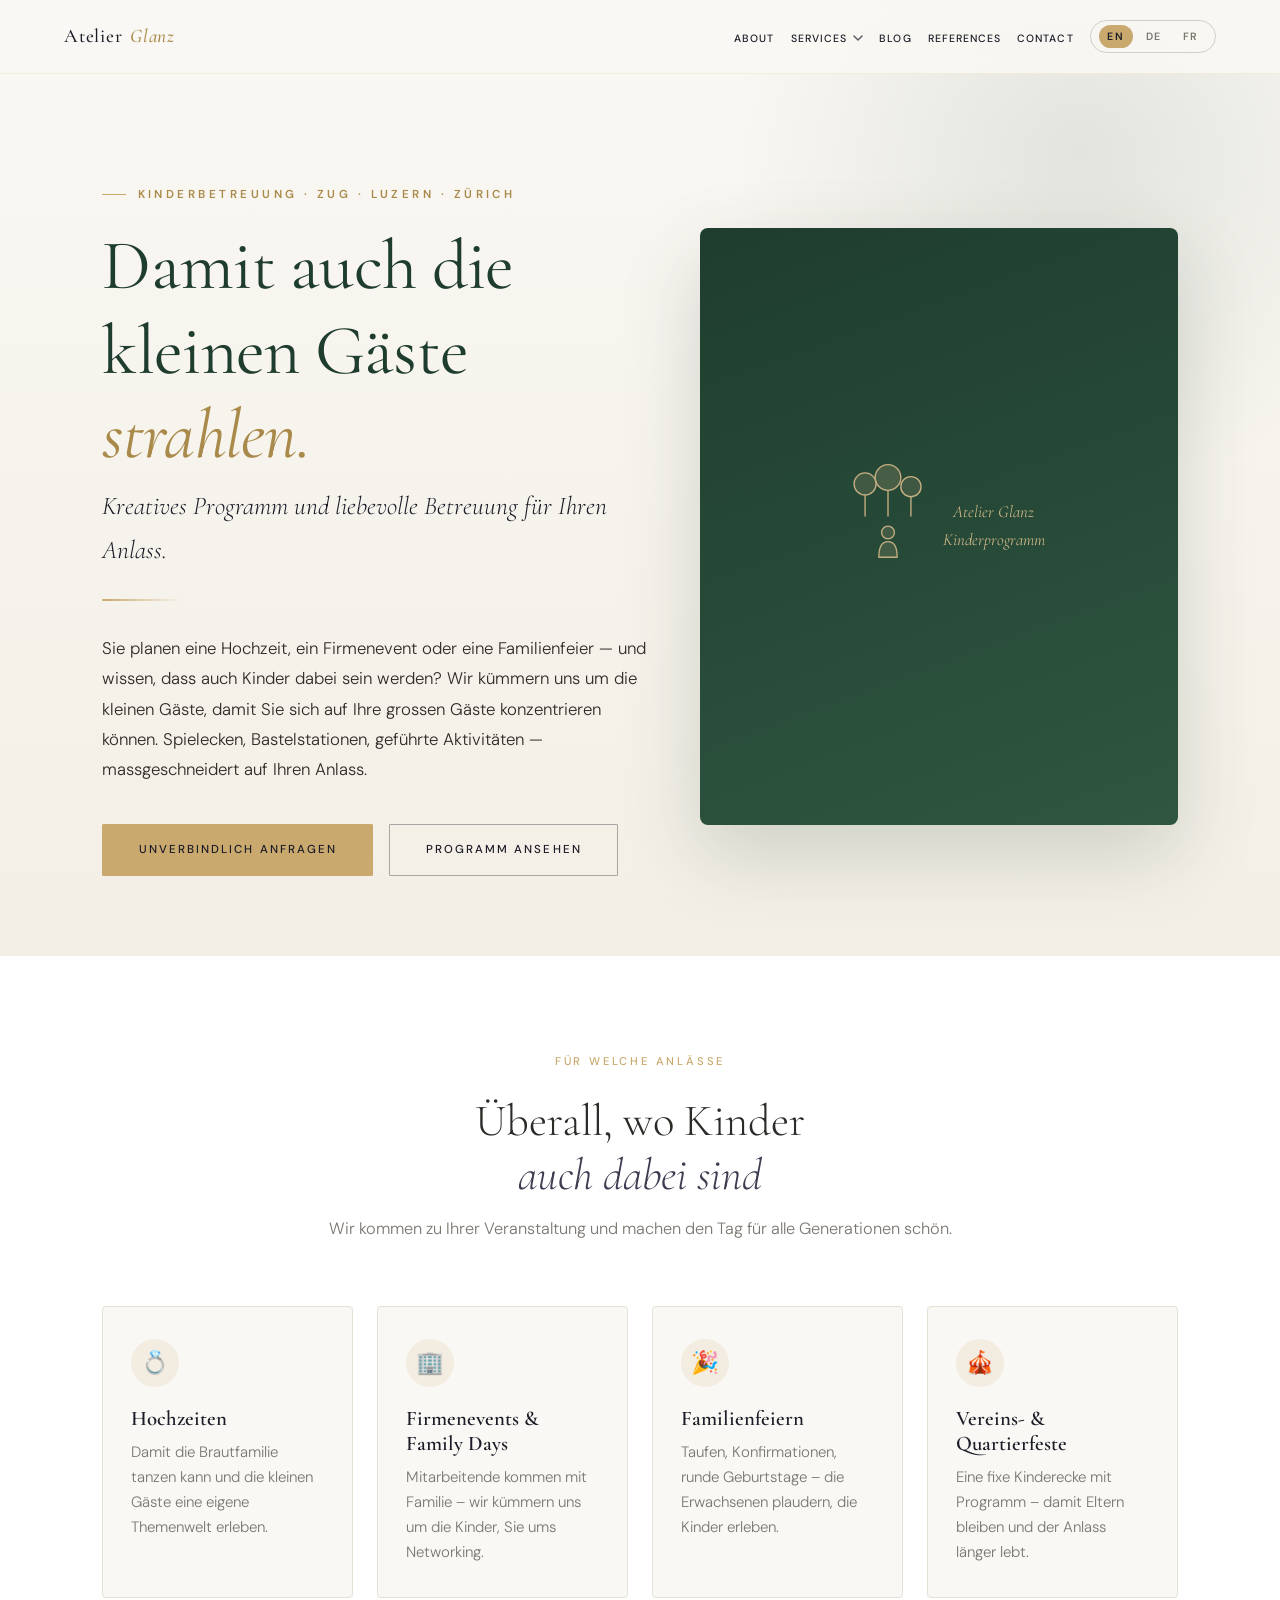
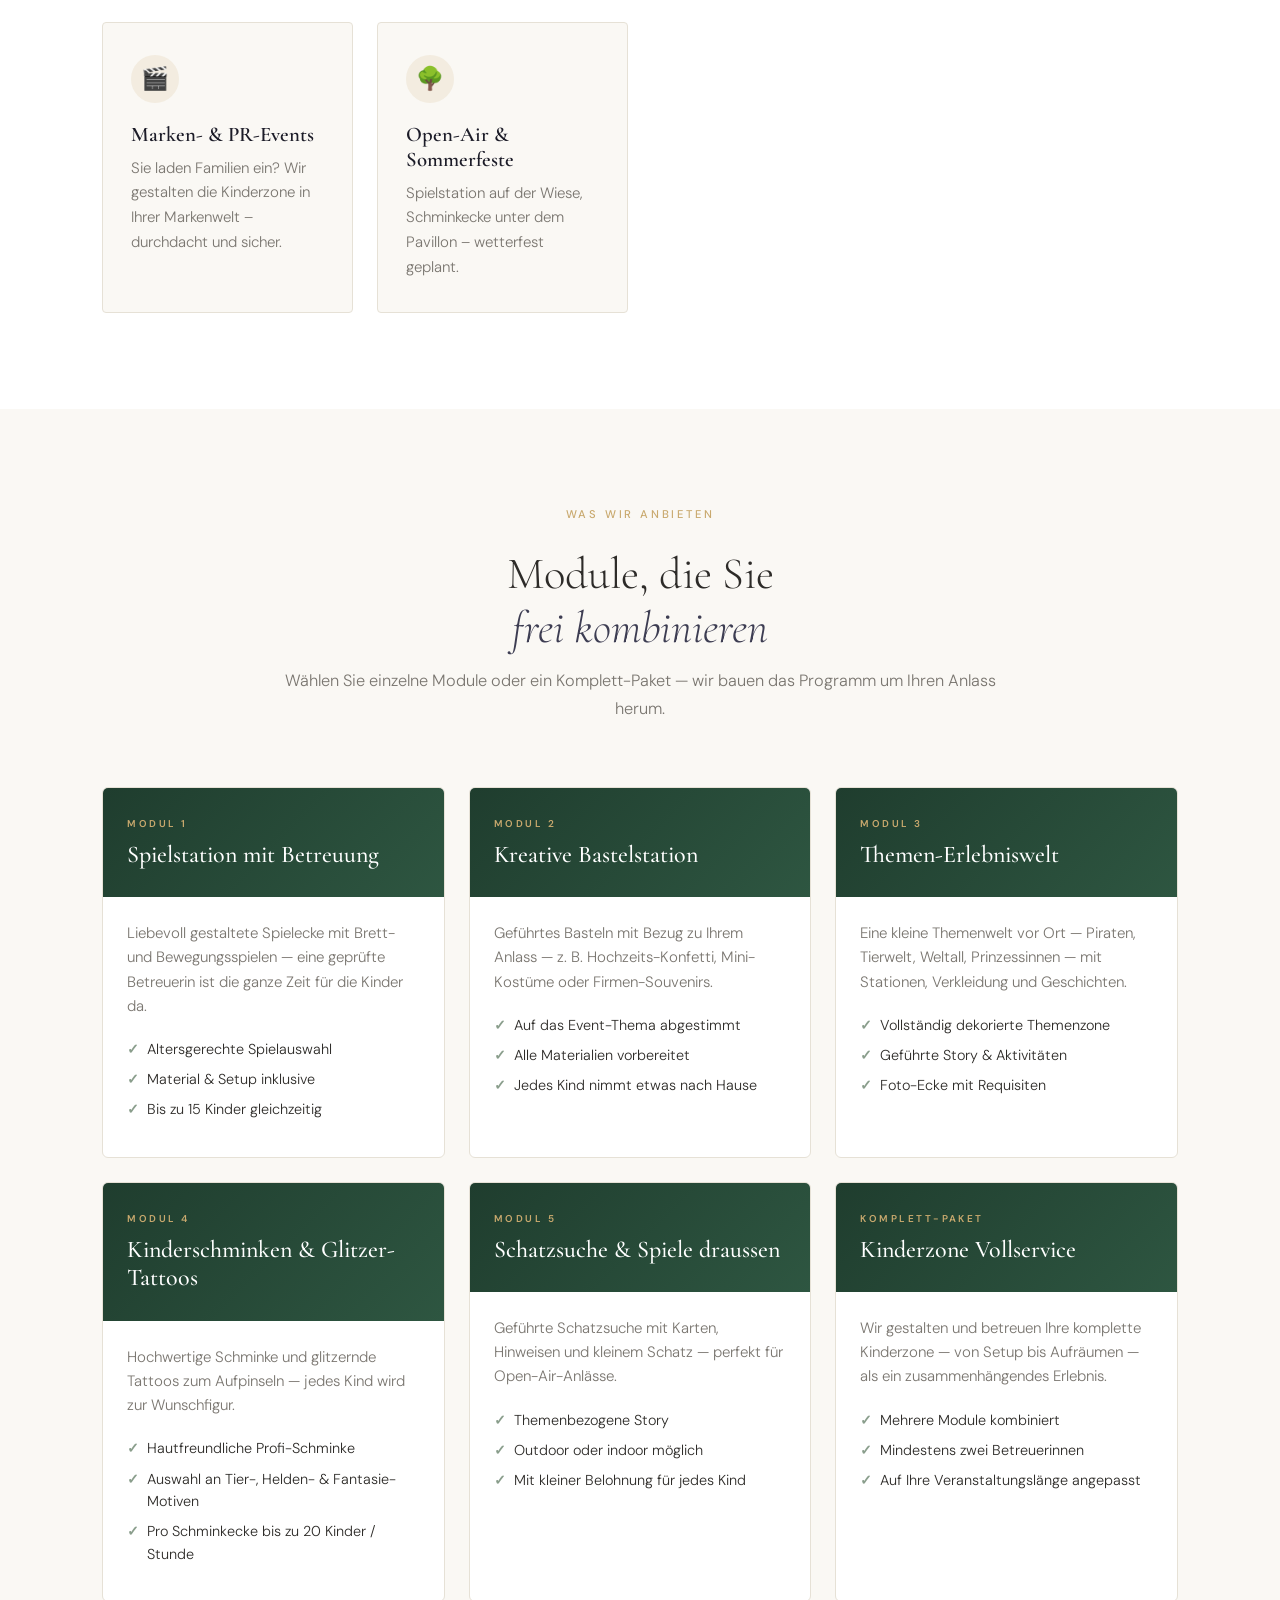
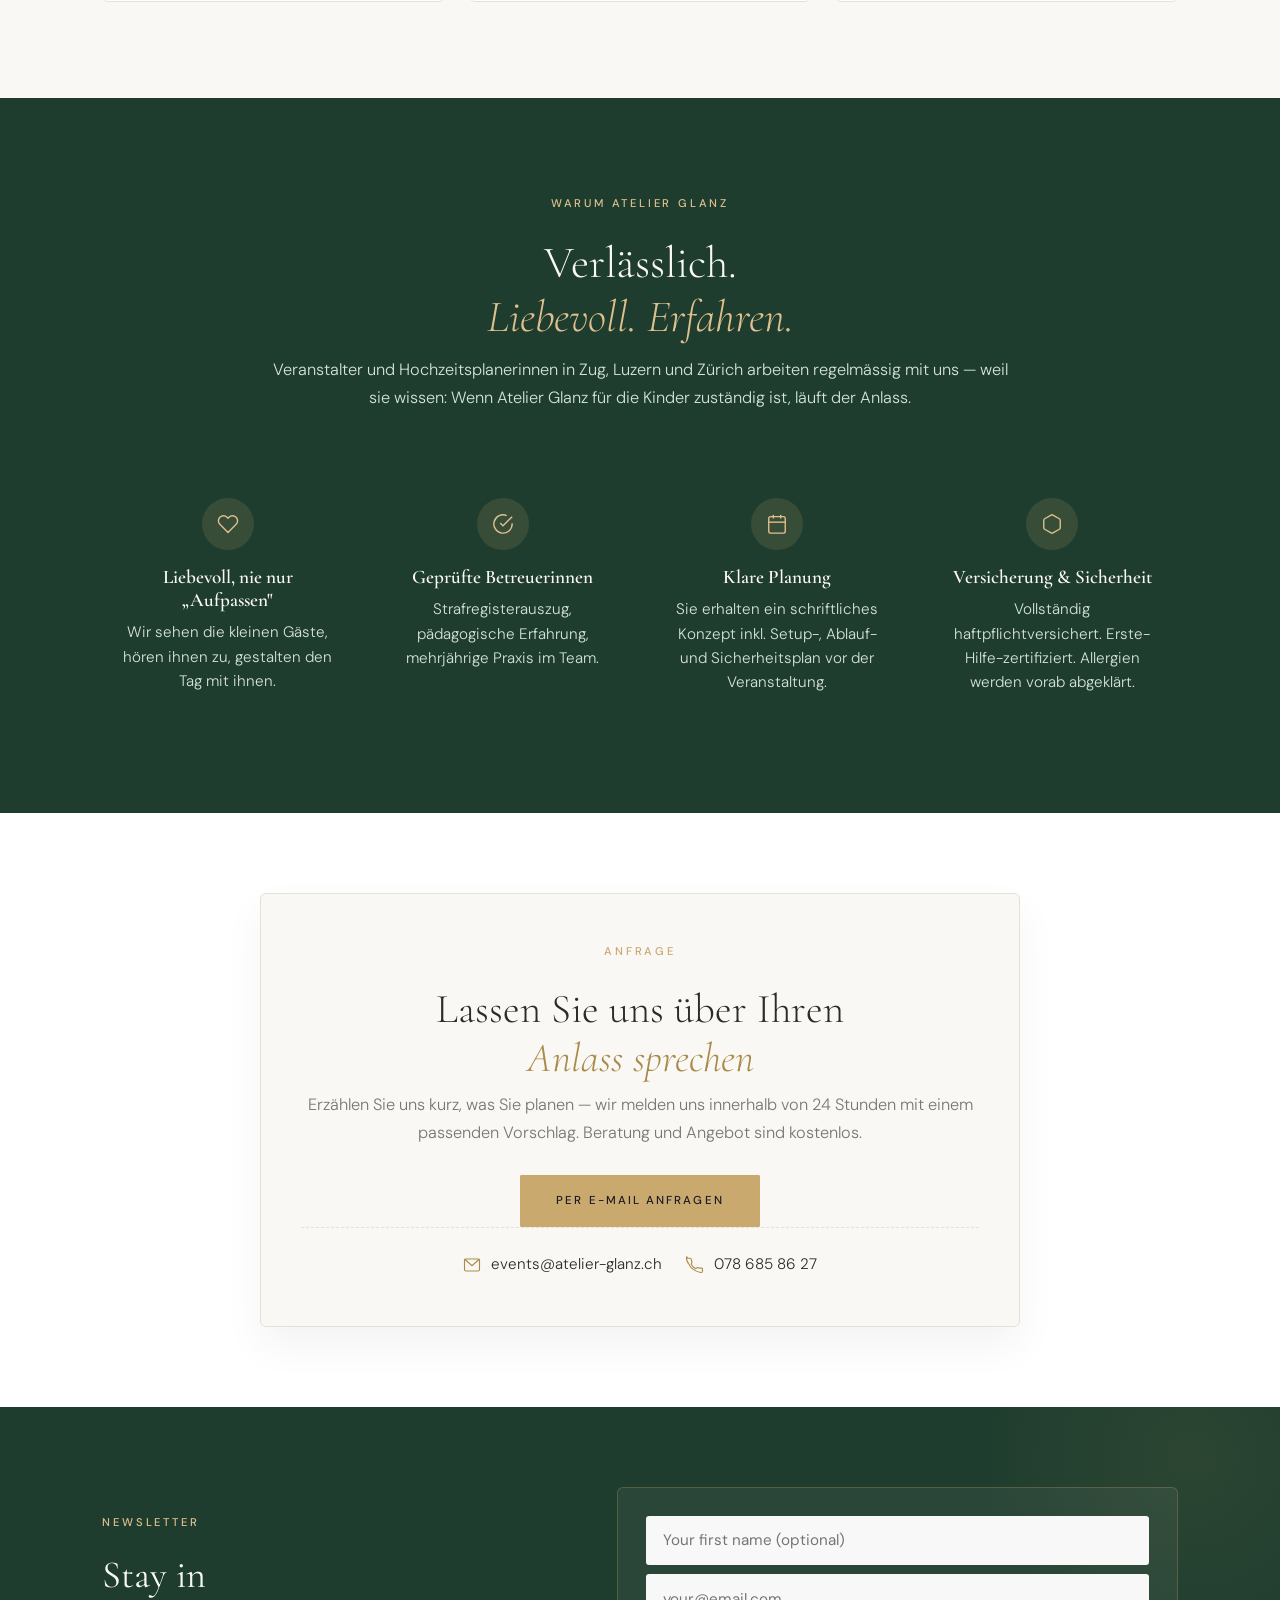
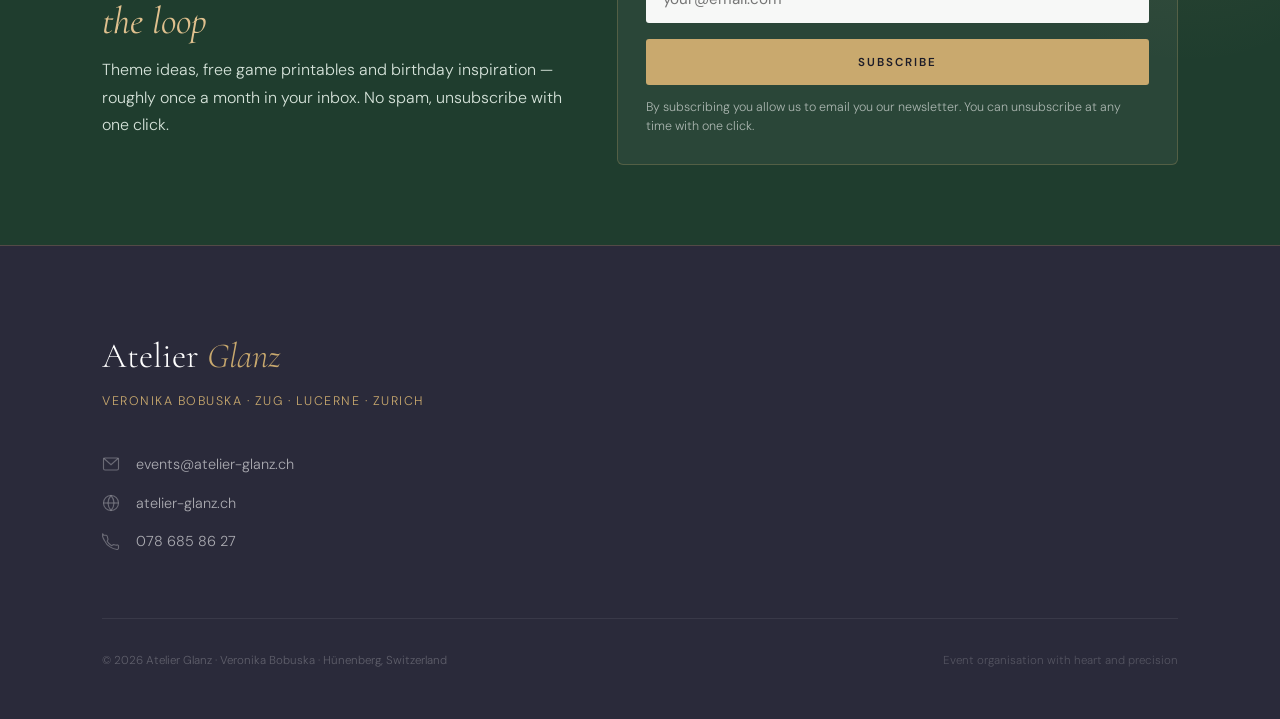
<file: kinderprogramm.html>
<!DOCTYPE html>
<html lang="de">
<head>
  <meta charset="UTF-8" />
  <meta name="viewport" content="width=device-width, initial-scale=1.0" />
  <title>Kinderbetreuung für Ihre Anlässe — Atelier Glanz</title>
  <meta name="description" content="Atelier Glanz — Kinderbetreuung und kreatives Programm für Hochzeiten, Firmenevents, Familienfeiern und mehr. So sind die kleinen Gäste glücklich — und Sie auch." />

  <meta property="og:title" content="Kinderbetreuung für Ihre Anlässe — Atelier Glanz" />
  <meta property="og:description" content="Kreatives Programm und liebevolle Betreuung, damit die kleinen Gäste an Ihrem Anlass strahlen." />
  <meta property="og:image" content="https://atelier-glanz.ch/images/kg-hero.jpg.jpg" />
  <meta property="og:url" content="https://atelier-glanz.ch/kinderprogramm.html" />
  <meta property="og:type" content="website" />

  <link rel="preconnect" href="https://fonts.googleapis.com" />
  <link rel="preconnect" href="https://fonts.gstatic.com" crossorigin />
  <link href="https://fonts.googleapis.com/css2?family=Cormorant+Garamond:ital,wght@0,300;0,400;0,600;1,300;1,400&family=DM+Sans:wght@300;400;500&display=swap" rel="stylesheet" />
  <link rel="stylesheet" href="assets/newsletter.css" />

  <style>
    *, *::before, *::after { box-sizing: border-box; margin: 0; padding: 0; }

    :root {
      --charcoal:#1c1c28; --charcoal-md:#2a2a3a; --charcoal-lt:#3d3d52;
      --gold:#c9a96e; --gold-deep:#a98a4a; --gold-lt:#dfc08e;
      --forest:#1f3d2e; --forest-md:#2e5641; --forest-lt:#d6e3da;
      --cream:#faf8f4; --cream-deep:#f3efe6;
      --warm-grey:#b8b4ac; --text-main:#2d2b28; --text-muted:#7a7670;
      --sage:#8a9e8c; --white:#ffffff; --line:#e6e1d6;
    }

    html { scroll-behavior: smooth; font-size: 16px; }
    body {
      font-family: 'DM Sans', sans-serif;
      font-weight: 300;
      color: var(--text-main);
      background: var(--cream);
      line-height: 1.7;
      overflow-x: hidden;
    }
    img { display: block; max-width: 100%; }
    a { color: inherit; text-decoration: none; }
    h1, h2, h3, h4 { font-family: 'Cormorant Garamond', serif; font-weight: 300; line-height: 1.2; }

    .section-label {
      font-size: 0.7rem; font-weight: 500;
      letter-spacing: 0.25em; text-transform: uppercase;
      color: var(--gold); display: block; margin-bottom: 1.5rem;
    }

    /* ─── Nav (matches kindergeburtstag.html) ─────────────────────── */
    nav {
      position: fixed; top: 0; left: 0; right: 0; z-index: 100;
      display: flex; align-items: center; justify-content: space-between;
      padding: 1.25rem 5vw;
      transition: background 0.4s ease, box-shadow 0.4s ease, backdrop-filter 0.4s ease;
      background: rgba(250, 248, 244, 0.85);
      backdrop-filter: blur(8px); -webkit-backdrop-filter: blur(8px);
      border-bottom: 1px solid rgba(201,169,110,0.15);
    }
    nav.scrolled {
      background: rgba(28, 28, 40, 0.97);
      box-shadow: 0 1px 0 rgba(201, 169, 110, 0.2);
      border-bottom-color: transparent;
    }
    .nav-logo {
      font-family: 'Cormorant Garamond', serif;
      font-size: 1.4rem; color: var(--charcoal);
      letter-spacing: 0.04em; font-weight: 500;
    }
    .nav-logo em { font-style: italic; color: var(--gold-deep); margin-left: 0.15em; }
    nav.scrolled .nav-logo { color: var(--white); }
    nav.scrolled .nav-logo em { color: var(--gold); }
    .nav-toggle {
      display: none; background: transparent;
      border: 1px solid rgba(28,28,40,0.25); border-radius: 3px;
      width: 38px; height: 38px; padding: 0; cursor: pointer;
      flex-direction: column; align-items: center; justify-content: center; gap: 4px;
    }
    nav.scrolled .nav-toggle { border-color: rgba(255,255,255,0.3); }
    .nav-toggle span { width: 18px; height: 1.5px; background: var(--charcoal); transition: transform 0.3s, opacity 0.3s, background 0.3s; }
    nav.scrolled .nav-toggle span { background: var(--white); }
    .nav-toggle[aria-expanded="true"] span:nth-child(1) { transform: translateY(5.5px) rotate(45deg); }
    .nav-toggle[aria-expanded="true"] span:nth-child(2) { opacity: 0; }
    .nav-toggle[aria-expanded="true"] span:nth-child(3) { transform: translateY(-5.5px) rotate(-45deg); }
    .nav-links { display: flex; gap: 1.4rem; list-style: none; align-items: center; flex-wrap: wrap; justify-content: flex-end; }
    .nav-links a {
      font-size: 0.72rem; letter-spacing: 0.12em; text-transform: uppercase;
      color: var(--charcoal); transition: color 0.25s; font-weight: 500;
      white-space: nowrap;
    }
    nav.scrolled .nav-links a { color: rgba(255,255,255,0.9); }
    @media (min-width: 901px) and (max-width: 1280px) {
      .nav-links { gap: 1rem; }
      .nav-links a { font-size: 0.66rem; letter-spacing: 0.1em; }
      .nav-logo { font-size: 1.2rem; }
    }

    /* ── Dropdown (Angebote) ── */
    .nav-has-dropdown { position: relative; }
    .nav-dropdown-toggle {
      background: transparent; border: 0; cursor: pointer;
      display: inline-flex; align-items: center; gap: 0.4rem;
      font-family: 'DM Sans', sans-serif;
      font-size: 0.72rem; letter-spacing: 0.12em; text-transform: uppercase;
      color: var(--charcoal); font-weight: 500; padding: 0;
      white-space: nowrap; transition: color 0.25s;
    }
    nav.scrolled .nav-dropdown-toggle { color: rgba(255,255,255,0.9); }
    .nav-dropdown-toggle:hover { color: var(--gold); }
    .nav-caret { transition: transform 0.25s; opacity: 0.7; }
    .nav-dropdown-toggle[aria-expanded="true"] .nav-caret,
    .nav-has-dropdown:hover .nav-caret { transform: rotate(180deg); }
    .nav-dropdown {
      position: absolute; top: calc(100% + 0.7rem); left: -0.6rem;
      background: #1c1c28;
      border: 1px solid rgba(201,169,110,0.25);
      border-radius: 4px; box-shadow: 0 16px 40px rgba(0,0,0,0.3);
      padding: 0.4rem 0; min-width: 230px; list-style: none;
      opacity: 0; visibility: hidden;
      transform: translateY(-6px);
      transition: opacity 0.2s, transform 0.2s, visibility 0.2s;
      z-index: 110;
    }
    .nav-has-dropdown:hover .nav-dropdown,
    .nav-has-dropdown:focus-within .nav-dropdown,
    .nav-dropdown.open { opacity: 1; visibility: visible; transform: translateY(0); }
    .nav-dropdown li { width: 100%; }
    .nav-dropdown a {
      display: block; padding: 0.7rem 1.2rem;
      font-size: 0.7rem; letter-spacing: 0.12em;
      text-transform: uppercase;
      color: rgba(255,255,255,0.85);
      font-weight: 500;
      transition: background 0.2s, color 0.2s;
      white-space: nowrap;
    }
    .nav-dropdown a:hover { background: rgba(201,169,110,0.12); color: var(--gold); }
    @media (min-width: 901px) and (max-width: 1280px) {
      .nav-dropdown-toggle { font-size: 0.66rem; letter-spacing: 0.1em; }
    }
    .nav-links a:hover { color: var(--gold); }
    .nav-back-link { color: var(--gold) !important; letter-spacing: 0.12em !important; }
    .lang-switcher {
      display: inline-flex; gap: 0.25rem; align-items: center;
      padding: 0.25rem 0.5rem;
      border: 1px solid rgba(28,28,40,0.18); border-radius: 100px;
    }
    nav.scrolled .lang-switcher { border-color: rgba(255,255,255,0.18); }
    .lang-btn {
      background: transparent; border: 0; cursor: pointer;
      font-family: 'DM Sans', sans-serif;
      font-size: 0.66rem; font-weight: 600;
      letter-spacing: 0.12em; text-transform: uppercase;
      padding: 0.3rem 0.55rem; border-radius: 100px;
      color: var(--text-muted); transition: all 0.2s ease;
    }
    nav.scrolled .lang-btn { color: rgba(255,255,255,0.55); }
    .lang-btn:hover { color: var(--charcoal); }
    nav.scrolled .lang-btn:hover { color: var(--white); }
    .lang-btn.active { background: var(--gold); color: var(--charcoal); }

    /* ─── Hero ──────────────────────────────────────────────────────── */
    #hero {
      min-height: 80vh;
      padding: 11rem 8vw 5rem;
      background: linear-gradient(180deg, var(--cream) 0%, var(--cream-deep) 100%);
      position: relative; overflow: hidden;
      display: grid; grid-template-columns: 1.15fr 1fr; gap: 3rem;
      align-items: center;
    }
    #hero::before {
      content: ''; position: absolute;
      top: -200px; right: -150px;
      width: 700px; height: 700px;
      border-radius: 50%;
      background: radial-gradient(circle, rgba(31,61,46,0.10) 0%, transparent 70%);
      pointer-events: none;
    }
    .hero-inner { position: relative; z-index: 1; }
    .hero-eyebrow {
      font-size: 0.72rem; letter-spacing: 0.3em; text-transform: uppercase;
      color: var(--gold-deep); margin-bottom: 1.25rem; font-weight: 600;
      display: inline-flex; align-items: center; gap: 0.7rem;
    }
    .hero-eyebrow::before {
      content: ''; width: 24px; height: 1px; background: var(--gold);
    }
    #hero h1 {
      font-size: clamp(2.6rem, 5.5vw, 4.8rem);
      color: var(--forest);
      margin-bottom: 0.4rem; font-weight: 400; letter-spacing: -0.01em;
    }
    #hero h1 em { font-style: italic; color: var(--gold-deep); }
    .hero-sub {
      font-family: 'Cormorant Garamond', serif; font-style: italic;
      font-size: clamp(1.2rem, 2vw, 1.7rem);
      color: var(--charcoal); margin-bottom: 1.75rem;
    }
    .hero-rule { width: 80px; height: 2px; background: linear-gradient(to right, var(--gold), transparent); margin: 0 0 2rem; border-radius: 100px; }
    .hero-intro { font-size: 1.05rem; color: var(--text-main); max-width: 620px; line-height: 1.8; margin-bottom: 2.5rem; }
    .hero-cta-row { display: flex; flex-wrap: wrap; gap: 1rem; }

    .hero-illustration { position: relative; display: flex; justify-content: center; align-items: center; }
    .hero-img-wrap {
      position: relative; width: 100%; max-width: 480px;
      aspect-ratio: 4/5; border-radius: 8px; overflow: hidden;
      box-shadow: 0 30px 80px rgba(31,61,46,0.18);
      background: linear-gradient(160deg, var(--forest) 0%, var(--forest-md) 100%);
      display: flex; align-items: center; justify-content: center;
      color: var(--gold-lt); padding: 2rem; text-align: center;
    }
    .hero-img-wrap svg { width: 110px; height: 110px; opacity: 0.85; margin-bottom: 1.25rem; }
    .hero-img-wrap span {
      font-family: 'Cormorant Garamond', serif; font-style: italic;
      font-size: 1.05rem; color: var(--gold-lt);
    }

    /* ─── Buttons ───────────────────────────────────────────────────── */
    .btn {
      display: inline-flex; align-items: center; gap: 0.5rem;
      padding: 0.95rem 2.2rem;
      font-size: 0.72rem; font-weight: 500;
      letter-spacing: 0.18em; text-transform: uppercase;
      cursor: pointer; transition: all 0.3s ease;
      border-radius: 1px; border: 1px solid transparent;
    }
    .btn-primary { background: var(--gold); color: var(--charcoal); border-color: var(--gold); }
    .btn-primary:hover { background: var(--gold-lt); border-color: var(--gold-lt); transform: translateY(-2px); box-shadow: 0 8px 24px rgba(201,169,110,0.25); }
    .btn-secondary { background: transparent; color: var(--charcoal); border-color: rgba(28,28,40,0.35); }
    .btn-secondary:hover { border-color: var(--charcoal); background: rgba(28,28,40,0.04); transform: translateY(-2px); }

    /* ─── Sections base ────────────────────────────────────────────── */
    section { padding: 6rem 8vw; }
    .section-head { text-align: center; max-width: 740px; margin: 0 auto 4rem; }
    .section-head h2 { font-size: clamp(2.4rem, 3.5vw, 3.5rem); margin-bottom: 0.75rem; }
    .section-head h2 em { font-style: italic; color: var(--charcoal-lt); }
    .section-head p { color: var(--text-muted); font-size: 1.02rem; }

    /* ─── Use Cases (Wer profitiert) ──────────────────────────────── */
    #wer { background: var(--white); }
    .wer-grid {
      display: grid; gap: 1.5rem;
      grid-template-columns: repeat(auto-fit, minmax(240px, 1fr));
      max-width: 1200px; margin: 0 auto;
    }
    .wer-card {
      background: var(--cream); border: 1px solid var(--line);
      border-radius: 4px; padding: 2rem 1.75rem;
      transition: all 0.3s ease;
    }
    .wer-card:hover { transform: translateY(-3px); border-color: rgba(201,169,110,0.4); box-shadow: 0 12px 30px rgba(28,28,40,0.06); }
    .wer-icon {
      width: 48px; height: 48px;
      border-radius: 50%; background: rgba(201,169,110,0.15);
      display: flex; align-items: center; justify-content: center;
      color: var(--gold-deep); font-size: 1.4rem;
      margin-bottom: 1.25rem;
    }
    .wer-card h4 {
      font-size: 1.3rem; color: var(--charcoal); margin-bottom: 0.5rem;
      font-family: 'Cormorant Garamond', serif; font-weight: 600;
    }
    .wer-card p { font-size: 0.94rem; color: var(--text-muted); line-height: 1.65; }

    /* ─── Programm (Was wir anbieten) ─────────────────────────────── */
    #programm { background: var(--cream); }
    .programm-grid {
      display: grid; gap: 1.5rem;
      grid-template-columns: repeat(auto-fit, minmax(280px, 1fr));
      max-width: 1200px; margin: 0 auto;
    }
    .programm-card {
      background: var(--white); border: 1px solid var(--line);
      border-radius: 6px; overflow: hidden;
      display: flex; flex-direction: column;
      transition: all 0.3s ease;
    }
    .programm-card:hover { transform: translateY(-4px); box-shadow: 0 18px 40px rgba(28,28,40,0.08); border-color: rgba(201,169,110,0.4); }
    .programm-card-head {
      background: linear-gradient(135deg, var(--forest) 0%, var(--forest-md) 100%);
      padding: 1.75rem 1.5rem; color: var(--gold-lt);
    }
    .programm-card-tag {
      font-size: 0.62rem; letter-spacing: 0.25em; text-transform: uppercase;
      color: var(--gold); font-weight: 600; margin-bottom: 0.5rem;
    }
    .programm-card-head h3 {
      font-size: 1.5rem; color: var(--white);
      font-family: 'Cormorant Garamond', serif; font-weight: 500;
    }
    .programm-card-body { padding: 1.5rem 1.5rem 1.75rem; flex: 1; display: flex; flex-direction: column; }
    .programm-card-body p { font-size: 0.94rem; color: var(--text-muted); line-height: 1.6; margin-bottom: 1.25rem; }
    .programm-card ul { list-style: none; flex: 1; }
    .programm-card li {
      position: relative; padding-left: 1.25rem;
      font-size: 0.9rem; color: var(--text-main); line-height: 1.55;
      margin-bottom: 0.5rem;
    }
    .programm-card li::before { content: '✓'; position: absolute; left: 0; color: var(--sage); font-weight: 600; }

    /* ─── Why us ─────────────────────────────────────────────────── */
    #warum { background: var(--forest); color: var(--cream); }
    #warum .section-label { color: var(--gold-lt); }
    #warum h2 { color: var(--cream); }
    #warum h2 em { color: var(--gold-lt); }
    #warum .section-head p { color: var(--forest-lt); }
    .warum-grid {
      display: grid; gap: 1.5rem;
      grid-template-columns: repeat(auto-fit, minmax(220px, 1fr));
      max-width: 1100px; margin: 0 auto;
    }
    .warum-item { text-align: center; padding: 1.4rem 1rem; }
    .warum-icon {
      display: inline-flex; align-items: center; justify-content: center;
      width: 52px; height: 52px; border-radius: 50%;
      background: rgba(201,169,110,0.15); color: var(--gold-lt);
      margin-bottom: 1rem;
    }
    .warum-icon svg { width: 22px; height: 22px; }
    .warum-item h4 { font-family: 'Cormorant Garamond', serif; font-weight: 600; font-size: 1.2rem; color: var(--cream); margin-bottom: 0.5rem; }
    .warum-item p { color: var(--forest-lt); font-size: 0.95rem; line-height: 1.6; }

    /* ─── Contact callout ─────────────────────────────────────────── */
    #anfrage {
      background: var(--white);
      padding: 5rem 8vw;
    }
    .anfrage-box {
      max-width: 760px; margin: 0 auto;
      background: var(--cream); border: 1px solid var(--line);
      border-radius: 6px;
      padding: 3rem 2.5rem; text-align: center;
      box-shadow: 0 18px 40px rgba(28,28,40,0.05);
    }
    .anfrage-box h2 { font-size: clamp(2rem, 3.2vw, 2.8rem); margin-bottom: 0.5rem; }
    .anfrage-box h2 em { font-style: italic; color: var(--gold-deep); }
    .anfrage-box p { color: var(--text-muted); margin-bottom: 1.75rem; font-size: 1.02rem; line-height: 1.7; }
    .anfrage-contacts {
      display: flex; gap: 1.5rem; justify-content: center;
      flex-wrap: wrap; padding-top: 1.5rem;
      border-top: 1px dashed var(--line);
    }
    .anfrage-contact {
      display: inline-flex; align-items: center; gap: 0.6rem;
      font-size: 0.95rem; color: var(--text-main);
    }
    .anfrage-contact svg { width: 18px; height: 18px; color: var(--gold-deep); }
    .anfrage-contact:hover { color: var(--gold-deep); }

    /* ─── Footer ────────────────────────────────────────────────── */
    footer {
      background: var(--charcoal-md); padding: 5rem 8vw 3rem;
      border-top: 1px solid rgba(201,169,110,0.25);
    }
    .footer-name {
      font-family: 'Cormorant Garamond', serif;
      font-size: 2.2rem; color: var(--white); margin-bottom: 0.3rem;
    }
    .footer-tagline {
      font-size: 0.78rem; letter-spacing: 0.12em;
      text-transform: uppercase; color: var(--gold);
      margin-bottom: 2.5rem;
    }
    .footer-contact-items { display: flex; flex-direction: column; gap: 0.9rem; }
    .footer-contact-item {
      display: flex; align-items: center; gap: 1rem;
      font-size: 0.9rem; color: rgba(255,255,255,0.6);
      transition: color 0.25s;
    }
    .footer-contact-item:hover { color: var(--gold); }
    .footer-contact-item .icon { width: 18px; height: 18px; opacity: 0.5; flex-shrink: 0; }
    .footer-bottom {
      border-top: 1px solid rgba(255,255,255,0.07);
      padding-top: 2rem; margin-top: 4rem;
      display: flex; justify-content: space-between;
      align-items: center; gap: 1rem; flex-wrap: wrap;
    }
    .footer-copy { font-size: 0.72rem; color: rgba(255,255,255,0.25); }
    .footer-made { font-size: 0.72rem; color: rgba(255,255,255,0.2); }

    /* ─── Mobile ───────────────────────────────────────────────── */
    @media (max-width: 900px) {
      nav { padding: 1rem 5vw; }
      nav.menu-open {
        background: #1c1c28 !important;
        backdrop-filter: none !important;
        -webkit-backdrop-filter: none !important;
        box-shadow: 0 1px 0 rgba(201,169,110,0.2);
      }
      nav.menu-open .nav-logo { color: #ffffff; }
      nav.menu-open .nav-logo em { color: var(--gold); }
      nav.menu-open .nav-toggle { border-color: rgba(255,255,255,0.3); }
      nav.menu-open .nav-toggle span { background: #ffffff; }
      .nav-toggle {
        display: flex;
        position: relative;
        z-index: 210;
      }
      nav .nav-links {
        position: fixed; top: 0; right: 0; bottom: 0;
        width: min(82vw, 340px);
        height: 100vh; height: 100dvh;
        z-index: 200;
        background: #1c1c28 !important;
        flex-direction: column; gap: 0; padding: 5rem 2rem 2rem;
        transform: translateX(100%); transition: transform 0.35s ease;
        align-items: flex-start; list-style: none;
        border-left: 1px solid rgba(201,169,110,0.25);
        box-shadow: -16px 0 50px rgba(0,0,0,0.45);
        overflow-y: auto;
      }
      nav .nav-links.open { transform: translateX(0) !important; }
      .nav-links li { width: 100%; }
      .nav-links a {
        display: block; padding: 0.85rem 0;
        font-size: 0.85rem; letter-spacing: 0.15em;
        color: rgba(255,255,255,0.85) !important;
        border-bottom: 1px solid rgba(255,255,255,0.06); width: 100%;
      }
      .lang-switcher {
        margin-top: 1.5rem; align-self: stretch; justify-content: space-between;
        border-color: rgba(255,255,255,0.18);
      }
      .lang-btn { color: rgba(255,255,255,0.55); font-size: 0.66rem; }

      /* Mobile dropdown */
      .nav-has-dropdown { width: 100%; }
      .nav-dropdown-toggle {
        width: 100%; justify-content: space-between;
        color: rgba(255,255,255,0.85) !important;
        padding: 0.85rem 0;
        font-size: 0.85rem; letter-spacing: 0.15em;
        border-bottom: 1px solid rgba(255,255,255,0.06);
      }
      .nav-dropdown {
        position: static; background: rgba(255,255,255,0.04);
        border: 0; border-radius: 0; box-shadow: none;
        padding: 0; margin: 0; min-width: 0; width: 100%;
        opacity: 1; visibility: visible; transform: none;
        max-height: 0; overflow: hidden;
        transition: max-height 0.3s ease;
      }
      .nav-dropdown.open { max-height: 320px; }
      .nav-dropdown a {
        padding: 0.7rem 0 0.7rem 1.5rem;
        font-size: 0.78rem;
        border-bottom: 1px solid rgba(255,255,255,0.04);
      }

      #hero { grid-template-columns: 1fr; padding: 9rem 6vw 4rem; min-height: auto; gap: 2.5rem; }
      .hero-illustration { order: -1; max-width: 340px; margin: 0 auto; }
      .hero-img-wrap { aspect-ratio: 4/4; }
      section { padding: 4.5rem 6vw; }
      .anfrage-box { padding: 2rem 1.5rem; }
    }
  </style>
</head>
<body>

  <!-- ─── Navigation ─────────────────────────────────────────────── -->
  <nav id="nav">
    <a class="nav-logo" href="index.html">Atelier <em>Glanz</em></a>
    <button class="nav-toggle" aria-label="Menu" aria-expanded="false" type="button">
      <span></span><span></span><span></span>
    </button>
    <ul class="nav-links">
      <li><a href="index.html#ueber-mich" data-i18n="nav.about">Über mich</a></li>
      <li class="nav-has-dropdown">
        <button type="button" class="nav-dropdown-toggle" aria-haspopup="true" aria-expanded="false">
          <span data-i18n="nav.services">Angebote</span>
          <svg class="nav-caret" width="10" height="6" viewBox="0 0 10 6" fill="none" aria-hidden="true"><path d="M1 1l4 4 4-4" stroke="currentColor" stroke-width="1.5" stroke-linecap="round" stroke-linejoin="round"/></svg>
        </button>
        <ul class="nav-dropdown" role="menu">
          <li><a href="kindergeburtstag.html" data-i18n="nav.kg">Kindergeburtstag</a></li>
          <li><a href="kinderprogramm.html" data-i18n="nav.kinderprogramm">Kinderprogramm</a></li>
          <li><a href="vorlagen.html" data-i18n="nav.vorlagen">Vorlagen</a></li>
        </ul>
      </li>
      <li><a href="blog.html" data-i18n="nav.blog">Blog</a></li>
      <li><a href="index.html#referenzen" data-i18n="nav.refs">Referenzen</a></li>
      <li><a href="index.html#kontakt" data-i18n="nav.contact">Kontakt</a></li>
      <li>
        <div class="lang-switcher" role="group" aria-label="Choose language">
          <button type="button" class="lang-btn" data-lang="en">EN</button>
          <button type="button" class="lang-btn" data-lang="de">DE</button>
          <button type="button" class="lang-btn" data-lang="fr">FR</button>
        </div>
      </li>
    </ul>
  </nav>

  <!-- ─── Hero ───────────────────────────────────────────────────── -->
  <section id="hero">
    <div class="hero-inner">
      <p class="hero-eyebrow" data-i18n="kp.hero.eyebrow">Kinderbetreuung · Zug · Luzern · Zürich</p>
      <h1 data-i18n-html="kp.hero.title.html">Damit auch die kleinen Gäste<br /><em>strahlen.</em></h1>
      <p class="hero-sub" data-i18n="kp.hero.sub">Kreatives Programm und liebevolle Betreuung für Ihren Anlass.</p>
      <div class="hero-rule"></div>
      <p class="hero-intro" data-i18n="kp.hero.intro">
        Sie planen eine Hochzeit, ein Firmenevent oder eine Familienfeier — und wissen, dass auch
        Kinder dabei sein werden? Wir kümmern uns um die kleinen Gäste, damit Sie sich auf Ihre
        grossen Gäste konzentrieren können. Spielecken, Bastelstationen, geführte Aktivitäten —
        massgeschneidert auf Ihren Anlass.
      </p>
      <div class="hero-cta-row">
        <a class="btn btn-primary" href="#anfrage" data-i18n="kp.hero.cta1">Unverbindlich anfragen</a>
        <a class="btn btn-secondary" href="#programm" data-i18n="kp.hero.cta2">Programm ansehen</a>
      </div>
    </div>

    <div class="hero-illustration">
      <div class="hero-img-wrap">
        <svg viewBox="0 0 120 120" fill="none" stroke="currentColor" stroke-width="1.5" stroke-linecap="round" stroke-linejoin="round">
          <!-- balloons + children silhouette -->
          <circle cx="35" cy="25" r="12" fill="currentColor" fill-opacity="0.18"/>
          <circle cx="60" cy="18" r="14" fill="currentColor" fill-opacity="0.22"/>
          <circle cx="85" cy="28" r="11" fill="currentColor" fill-opacity="0.16"/>
          <line x1="35" y1="37" x2="35" y2="60"/>
          <line x1="60" y1="32" x2="60" y2="60"/>
          <line x1="85" y1="39" x2="85" y2="60"/>
          <!-- kid -->
          <circle cx="60" cy="78" r="7" fill="currentColor" fill-opacity="0.18"/>
          <path d="M50 105 Q50 88 60 88 Q70 88 70 105 Z" fill="currentColor" fill-opacity="0.18"/>
        </svg>
        <span>Atelier Glanz<br />Kinderprogramm</span>
      </div>
    </div>
  </section>

  <!-- ─── Wer profitiert ─────────────────────────────────────────── -->
  <section id="wer">
    <div class="section-head">
      <span class="section-label" data-i18n="kp.wer.label">Für welche Anlässe</span>
      <h2 data-i18n-html="kp.wer.h2.html">Überall, wo Kinder<br /><em>auch dabei sind</em></h2>
      <p data-i18n="kp.wer.p">Wir kommen zu Ihrer Veranstaltung und machen den Tag für alle Generationen schön.</p>
    </div>
    <div class="wer-grid">
      <div class="wer-card">
        <div class="wer-icon">💍</div>
        <h4 data-i18n="kp.wer.c1.h">Hochzeiten</h4>
        <p data-i18n="kp.wer.c1.p">Damit die Brautfamilie tanzen kann und die kleinen Gäste eine eigene Themenwelt erleben.</p>
      </div>
      <div class="wer-card">
        <div class="wer-icon">🏢</div>
        <h4 data-i18n="kp.wer.c2.h">Firmenevents &amp; Family Days</h4>
        <p data-i18n="kp.wer.c2.p">Mitarbeitende kommen mit Familie – wir kümmern uns um die Kinder, Sie ums Networking.</p>
      </div>
      <div class="wer-card">
        <div class="wer-icon">🎉</div>
        <h4 data-i18n="kp.wer.c3.h">Familienfeiern</h4>
        <p data-i18n="kp.wer.c3.p">Taufen, Konfirmationen, runde Geburtstage – die Erwachsenen plaudern, die Kinder erleben.</p>
      </div>
      <div class="wer-card">
        <div class="wer-icon">🎪</div>
        <h4 data-i18n="kp.wer.c4.h">Vereins- &amp; Quartierfeste</h4>
        <p data-i18n="kp.wer.c4.p">Eine fixe Kinderecke mit Programm – damit Eltern bleiben und der Anlass länger lebt.</p>
      </div>
      <div class="wer-card">
        <div class="wer-icon">🎬</div>
        <h4 data-i18n="kp.wer.c5.h">Marken- &amp; PR-Events</h4>
        <p data-i18n="kp.wer.c5.p">Sie laden Familien ein? Wir gestalten die Kinderzone in Ihrer Markenwelt – durchdacht und sicher.</p>
      </div>
      <div class="wer-card">
        <div class="wer-icon">🌳</div>
        <h4 data-i18n="kp.wer.c6.h">Open-Air &amp; Sommerfeste</h4>
        <p data-i18n="kp.wer.c6.p">Spielstation auf der Wiese, Schminkecke unter dem Pavillon – wetterfest geplant.</p>
      </div>
    </div>
  </section>

  <!-- ─── Programm ──────────────────────────────────────────────── -->
  <section id="programm">
    <div class="section-head">
      <span class="section-label" data-i18n="kp.programm.label">Was wir anbieten</span>
      <h2 data-i18n-html="kp.programm.h2.html">Module, die Sie<br /><em>frei kombinieren</em></h2>
      <p data-i18n="kp.programm.p">Wählen Sie einzelne Module oder ein Komplett-Paket — wir bauen das Programm um Ihren Anlass herum.</p>
    </div>

    <div class="programm-grid">
      <div class="programm-card">
        <div class="programm-card-head">
          <p class="programm-card-tag" data-i18n="kp.programm.m1.tag">Modul 1</p>
          <h3 data-i18n="kp.programm.m1.title">Spielstation mit Betreuung</h3>
        </div>
        <div class="programm-card-body">
          <p data-i18n="kp.programm.m1.desc">Liebevoll gestaltete Spielecke mit Brett- und Bewegungsspielen — eine geprüfte Betreuerin ist die ganze Zeit für die Kinder da.</p>
          <ul>
            <li data-i18n="kp.programm.m1.l1">Altersgerechte Spielauswahl</li>
            <li data-i18n="kp.programm.m1.l2">Material &amp; Setup inklusive</li>
            <li data-i18n="kp.programm.m1.l3">Bis zu 15 Kinder gleichzeitig</li>
          </ul>
        </div>
      </div>

      <div class="programm-card">
        <div class="programm-card-head">
          <p class="programm-card-tag" data-i18n="kp.programm.m2.tag">Modul 2</p>
          <h3 data-i18n="kp.programm.m2.title">Kreative Bastelstation</h3>
        </div>
        <div class="programm-card-body">
          <p data-i18n="kp.programm.m2.desc">Geführtes Basteln mit Bezug zu Ihrem Anlass — z. B. Hochzeits-Konfetti, Mini-Kostüme oder Firmen-Souvenirs.</p>
          <ul>
            <li data-i18n="kp.programm.m2.l1">Auf das Event-Thema abgestimmt</li>
            <li data-i18n="kp.programm.m2.l2">Alle Materialien vorbereitet</li>
            <li data-i18n="kp.programm.m2.l3">Jedes Kind nimmt etwas nach Hause</li>
          </ul>
        </div>
      </div>

      <div class="programm-card">
        <div class="programm-card-head">
          <p class="programm-card-tag" data-i18n="kp.programm.m3.tag">Modul 3</p>
          <h3 data-i18n="kp.programm.m3.title">Themen-Erlebniswelt</h3>
        </div>
        <div class="programm-card-body">
          <p data-i18n="kp.programm.m3.desc">Eine kleine Themenwelt vor Ort — Piraten, Tierwelt, Weltall, Prinzessinnen — mit Stationen, Verkleidung und Geschichten.</p>
          <ul>
            <li data-i18n="kp.programm.m3.l1">Vollständig dekorierte Themenzone</li>
            <li data-i18n="kp.programm.m3.l2">Geführte Story &amp; Aktivitäten</li>
            <li data-i18n="kp.programm.m3.l3">Foto-Ecke mit Requisiten</li>
          </ul>
        </div>
      </div>

      <div class="programm-card">
        <div class="programm-card-head">
          <p class="programm-card-tag" data-i18n="kp.programm.m4.tag">Modul 4</p>
          <h3 data-i18n="kp.programm.m4.title">Kinderschminken &amp; Glitzer-Tattoos</h3>
        </div>
        <div class="programm-card-body">
          <p data-i18n="kp.programm.m4.desc">Hochwertige Schminke und glitzernde Tattoos zum Aufpinseln — jedes Kind wird zur Wunschfigur.</p>
          <ul>
            <li data-i18n="kp.programm.m4.l1">Hautfreundliche Profi-Schminke</li>
            <li data-i18n="kp.programm.m4.l2">Auswahl an Tier-, Helden- &amp; Fantasie-Motiven</li>
            <li data-i18n="kp.programm.m4.l3">Pro Schminkecke bis zu 20 Kinder / Stunde</li>
          </ul>
        </div>
      </div>

      <div class="programm-card">
        <div class="programm-card-head">
          <p class="programm-card-tag" data-i18n="kp.programm.m5.tag">Modul 5</p>
          <h3 data-i18n="kp.programm.m5.title">Schatzsuche &amp; Spiele draussen</h3>
        </div>
        <div class="programm-card-body">
          <p data-i18n="kp.programm.m5.desc">Geführte Schatzsuche mit Karten, Hinweisen und kleinem Schatz — perfekt für Open-Air-Anlässe.</p>
          <ul>
            <li data-i18n="kp.programm.m5.l1">Themenbezogene Story</li>
            <li data-i18n="kp.programm.m5.l2">Outdoor oder indoor möglich</li>
            <li data-i18n="kp.programm.m5.l3">Mit kleiner Belohnung für jedes Kind</li>
          </ul>
        </div>
      </div>

      <div class="programm-card">
        <div class="programm-card-head">
          <p class="programm-card-tag" data-i18n="kp.programm.m6.tag">Komplett-Paket</p>
          <h3 data-i18n="kp.programm.m6.title">Kinderzone Vollservice</h3>
        </div>
        <div class="programm-card-body">
          <p data-i18n="kp.programm.m6.desc">Wir gestalten und betreuen Ihre komplette Kinderzone — von Setup bis Aufräumen — als ein zusammenhängendes Erlebnis.</p>
          <ul>
            <li data-i18n="kp.programm.m6.l1">Mehrere Module kombiniert</li>
            <li data-i18n="kp.programm.m6.l2">Mindestens zwei Betreuerinnen</li>
            <li data-i18n="kp.programm.m6.l3">Auf Ihre Veranstaltungslänge angepasst</li>
          </ul>
        </div>
      </div>
    </div>
  </section>

  <!-- ─── Warum Atelier Glanz ───────────────────────────────────── -->
  <section id="warum">
    <div class="section-head">
      <span class="section-label" data-i18n="kp.warum.label">Warum Atelier Glanz</span>
      <h2 data-i18n-html="kp.warum.h2.html">Verlässlich.<br /><em>Liebevoll. Erfahren.</em></h2>
      <p data-i18n="kp.warum.p">Veranstalter und Hochzeitsplanerinnen in Zug, Luzern und Zürich arbeiten regelmässig mit uns — weil sie wissen: Wenn Atelier Glanz für die Kinder zuständig ist, läuft der Anlass.</p>
    </div>
    <div class="warum-grid">
      <div class="warum-item">
        <div class="warum-icon"><svg viewBox="0 0 24 24" fill="none" stroke="currentColor" stroke-width="1.5"><path d="M20.84 4.61a5.5 5.5 0 0 0-7.78 0L12 5.67l-1.06-1.06a5.5 5.5 0 0 0-7.78 7.78l1.06 1.06L12 21.23l7.78-7.78 1.06-1.06a5.5 5.5 0 0 0 0-7.78z"/></svg></div>
        <h4 data-i18n="kp.warum.i1.h">Liebevoll, nie nur „Aufpassen"</h4>
        <p data-i18n="kp.warum.i1.p">Wir sehen die kleinen Gäste, hören ihnen zu, gestalten den Tag mit ihnen.</p>
      </div>
      <div class="warum-item">
        <div class="warum-icon"><svg viewBox="0 0 24 24" fill="none" stroke="currentColor" stroke-width="1.5"><path d="M22 11.08V12a10 10 0 1 1-5.93-9.14"/><polyline points="22 4 12 14.01 9 11.01"/></svg></div>
        <h4 data-i18n="kp.warum.i2.h">Geprüfte Betreuerinnen</h4>
        <p data-i18n="kp.warum.i2.p">Strafregisterauszug, pädagogische Erfahrung, mehrjährige Praxis im Team.</p>
      </div>
      <div class="warum-item">
        <div class="warum-icon"><svg viewBox="0 0 24 24" fill="none" stroke="currentColor" stroke-width="1.5"><rect x="3" y="4" width="18" height="18" rx="2"/><line x1="16" y1="2" x2="16" y2="6"/><line x1="8" y1="2" x2="8" y2="6"/><line x1="3" y1="10" x2="21" y2="10"/></svg></div>
        <h4 data-i18n="kp.warum.i3.h">Klare Planung</h4>
        <p data-i18n="kp.warum.i3.p">Sie erhalten ein schriftliches Konzept inkl. Setup-, Ablauf- und Sicherheitsplan vor der Veranstaltung.</p>
      </div>
      <div class="warum-item">
        <div class="warum-icon"><svg viewBox="0 0 24 24" fill="none" stroke="currentColor" stroke-width="1.5"><path d="M21 16V8a2 2 0 0 0-1-1.73l-7-4a2 2 0 0 0-2 0l-7 4A2 2 0 0 0 3 8v8a2 2 0 0 0 1 1.73l7 4a2 2 0 0 0 2 0l7-4A2 2 0 0 0 21 16z"/></svg></div>
        <h4 data-i18n="kp.warum.i4.h">Versicherung &amp; Sicherheit</h4>
        <p data-i18n="kp.warum.i4.p">Vollständig haftpflichtversichert. Erste-Hilfe-zertifiziert. Allergien werden vorab abgeklärt.</p>
      </div>
    </div>
  </section>

  <!-- ─── Anfrage / Contact ───────────────────────────────────── -->
  <section id="anfrage">
    <div class="anfrage-box">
      <span class="section-label" data-i18n="kp.anfrage.label">Anfrage</span>
      <h2 data-i18n-html="kp.anfrage.h2.html">Lassen Sie uns über Ihren<br /><em>Anlass sprechen</em></h2>
      <p data-i18n="kp.anfrage.p">Erzählen Sie uns kurz, was Sie planen — wir melden uns innerhalb von 24 Stunden mit einem passenden Vorschlag. Beratung und Angebot sind kostenlos.</p>
      <a class="btn btn-primary" href="mailto:events@atelier-glanz.ch?subject=Anfrage%20Kinderprogramm" data-i18n="kp.anfrage.cta">Per E-Mail anfragen</a>
      <div class="anfrage-contacts">
        <a class="anfrage-contact" href="mailto:events@atelier-glanz.ch">
          <svg viewBox="0 0 24 24" fill="none" stroke="currentColor" stroke-width="1.5"><rect x="2" y="4" width="20" height="16" rx="2"/><polyline points="2,4 12,13 22,4"/></svg>
          events@atelier-glanz.ch
        </a>
        <a class="anfrage-contact" href="tel:+41786858627">
          <svg viewBox="0 0 24 24" fill="none" stroke="currentColor" stroke-width="1.5"><path d="M22 16.92v3a2 2 0 0 1-2.18 2 19.79 19.79 0 0 1-8.63-3.07A19.5 19.5 0 0 1 3.15 9.81a19.79 19.79 0 0 1-3.07-8.63A2 2 0 0 1 2.11 3h3a2 2 0 0 1 2 1.72c.127.96.361 1.903.7 2.81a2 2 0 0 1-.45 2.11L6.91 10.9a16 16 0 0 0 6 6l1.27-.89a2 2 0 0 1 2.11-.45 12.84 12.84 0 0 0 2.81.7A2 2 0 0 1 22 16.92z"/></svg>
          078 685 86 27
        </a>
      </div>
    </div>
  </section>

  <!-- ─── Newsletter ───────────────────────────────────────────── -->
  <section id="newsletter">
    <div class="nl-inner">
      <div class="nl-text">
        <span class="section-label" data-i18n="nl.label">Newsletter</span>
        <h2 data-i18n-html="nl.h2.html">Bleiben Sie<br /><em>auf dem Laufenden</em></h2>
        <p data-i18n="nl.p">Themen-Ideen, kostenlose Spielanleitungen und Geburtstags-Inspiration — etwa einmal im Monat in Ihrem Posteingang. Kein Spam, jederzeit abbestellbar.</p>
      </div>
      <form class="nl-form" action="https://api.web3forms.com/submit" method="POST" novalidate>
        <input type="hidden" name="access_key" value="c96da7b4-269f-4fea-979a-68f6e0f2f244" />
        <input type="hidden" name="subject" value="Newsletter-Anmeldung — Atelier Glanz" />
        <input type="hidden" name="from_name" value="Atelier Glanz Newsletter" />
        <input type="checkbox" name="botcheck" class="hp-field" tabindex="-1" autocomplete="off" />
        <div class="nl-input-row">
          <input type="text" name="firstname" placeholder="Ihr Vorname (optional)" data-i18n-attr="placeholder:nl.firstname.placeholder" autocomplete="given-name" />
          <input type="email" name="email" placeholder="ihre@email.ch" data-i18n-attr="placeholder:nl.placeholder" required autocomplete="email" />
          <button type="submit" data-i18n="nl.button">Abonnieren</button>
        </div>
        <p class="nl-privacy" data-i18n="nl.privacy">Mit der Anmeldung stimmen Sie zu, dass wir Ihre E-Mail für unseren Newsletter verwenden. Abmelden ist jederzeit per Klick möglich.</p>
      </form>
      <div class="nl-success" hidden role="status" aria-live="polite" data-i18n="nl.success">Danke! Wir melden uns bald.</div>
    </div>
  </section>

  <!-- ─── Footer ───────────────────────────────────────────────── -->
  <footer>
    <div>
      <p class="footer-name">Atelier <em style="color:var(--gold);font-style:italic;">Glanz</em></p>
      <p class="footer-tagline" data-i18n="footer.tagline">Veronika Bobuska · Zug · Luzern · Zürich</p>
      <div class="footer-contact-items">
        <a class="footer-contact-item" href="mailto:events@atelier-glanz.ch">
          <svg class="icon" viewBox="0 0 24 24" fill="none" stroke="currentColor" stroke-width="1.5"><rect x="2" y="4" width="20" height="16" rx="2"/><polyline points="2,4 12,13 22,4"/></svg>
          events@atelier-glanz.ch
        </a>
        <a class="footer-contact-item" href="https://atelier-glanz.ch" target="_blank" rel="noopener">
          <svg class="icon" viewBox="0 0 24 24" fill="none" stroke="currentColor" stroke-width="1.5"><circle cx="12" cy="12" r="10"/><line x1="2" y1="12" x2="22" y2="12"/><path d="M12 2a15.3 15.3 0 0 1 4 10 15.3 15.3 0 0 1-4 10 15.3 15.3 0 0 1-4-10 15.3 15.3 0 0 1 4-10z"/></svg>
          atelier-glanz.ch
        </a>
        <a class="footer-contact-item" href="tel:+41786858627">
          <svg class="icon" viewBox="0 0 24 24" fill="none" stroke="currentColor" stroke-width="1.5"><path d="M22 16.92v3a2 2 0 0 1-2.18 2 19.79 19.79 0 0 1-8.63-3.07A19.5 19.5 0 0 1 3.15 9.81a19.79 19.79 0 0 1-3.07-8.63A2 2 0 0 1 2.11 3h3a2 2 0 0 1 2 1.72c.127.96.361 1.903.7 2.81a2 2 0 0 1-.45 2.11L6.91 10.9a16 16 0 0 0 6 6l1.27-.89a2 2 0 0 1 2.11-.45 12.84 12.84 0 0 0 2.81.7A2 2 0 0 1 22 16.92z"/></svg>
          078 685 86 27
        </a>
      </div>
    </div>
    <div class="footer-bottom">
      <p class="footer-copy" data-i18n="footer.copy">© 2026 Atelier Glanz · Veronika Bobuska · Hünenberg, Schweiz</p>
      <p class="footer-made" data-i18n="footer.made">Eventorganisation mit Herz und Präzision</p>
    </div>
  </footer>

  <script src="assets/i18n.js"></script>
  <script src="assets/newsletter.js" defer></script>
  <script>
    // sticky nav
    const nav = document.getElementById('nav');
    window.addEventListener('scroll', () => nav.classList.toggle('scrolled', window.scrollY > 60), { passive: true });
    // hamburger
    const t = document.querySelector('.nav-toggle');
    const l = document.querySelector('.nav-links');
    if (t && l) {
      t.addEventListener('click', () => {
        const open = l.classList.toggle('open');
        nav.classList.toggle('menu-open', open);
        t.setAttribute('aria-expanded', open ? 'true' : 'false');
      });
      l.querySelectorAll('a').forEach(a => a.addEventListener('click', () => {
        l.classList.remove('open');
        nav.classList.remove('menu-open');
        t.setAttribute('aria-expanded', 'false');
      }));
    }
    // Services dropdown
    document.querySelectorAll('.nav-dropdown-toggle').forEach(btn => {
      const menu = btn.nextElementSibling;
      if (!menu || !menu.classList.contains('nav-dropdown')) return;
      btn.addEventListener('click', (e) => {
        e.preventDefault(); e.stopPropagation();
        const opened = menu.classList.toggle('open');
        btn.setAttribute('aria-expanded', opened ? 'true' : 'false');
      });
    });
    document.addEventListener('click', (e) => {
      document.querySelectorAll('.nav-dropdown.open').forEach(menu => {
        if (!menu.parentElement.contains(e.target)) {
          menu.classList.remove('open');
          const b = menu.previousElementSibling;
          if (b) b.setAttribute('aria-expanded', 'false');
        }
      });
    });
  </script>
</body>
</html>
</file>
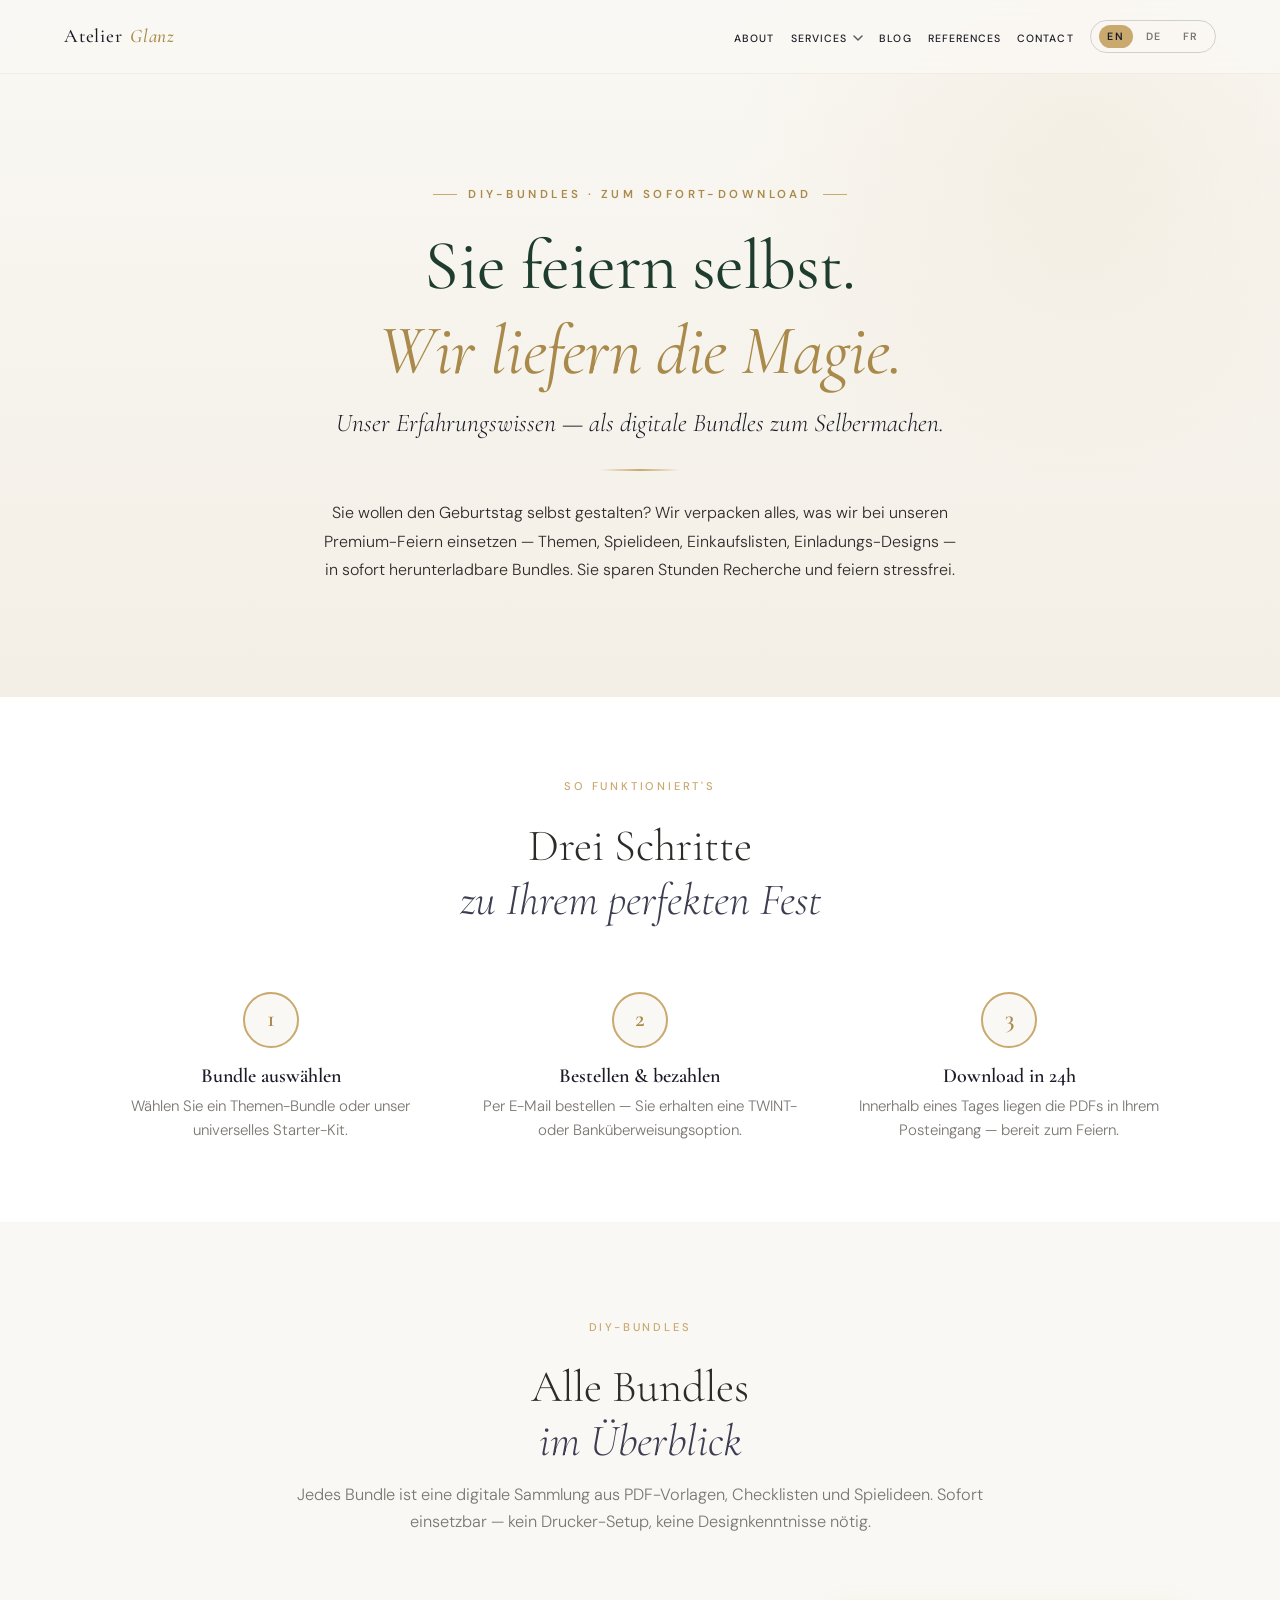
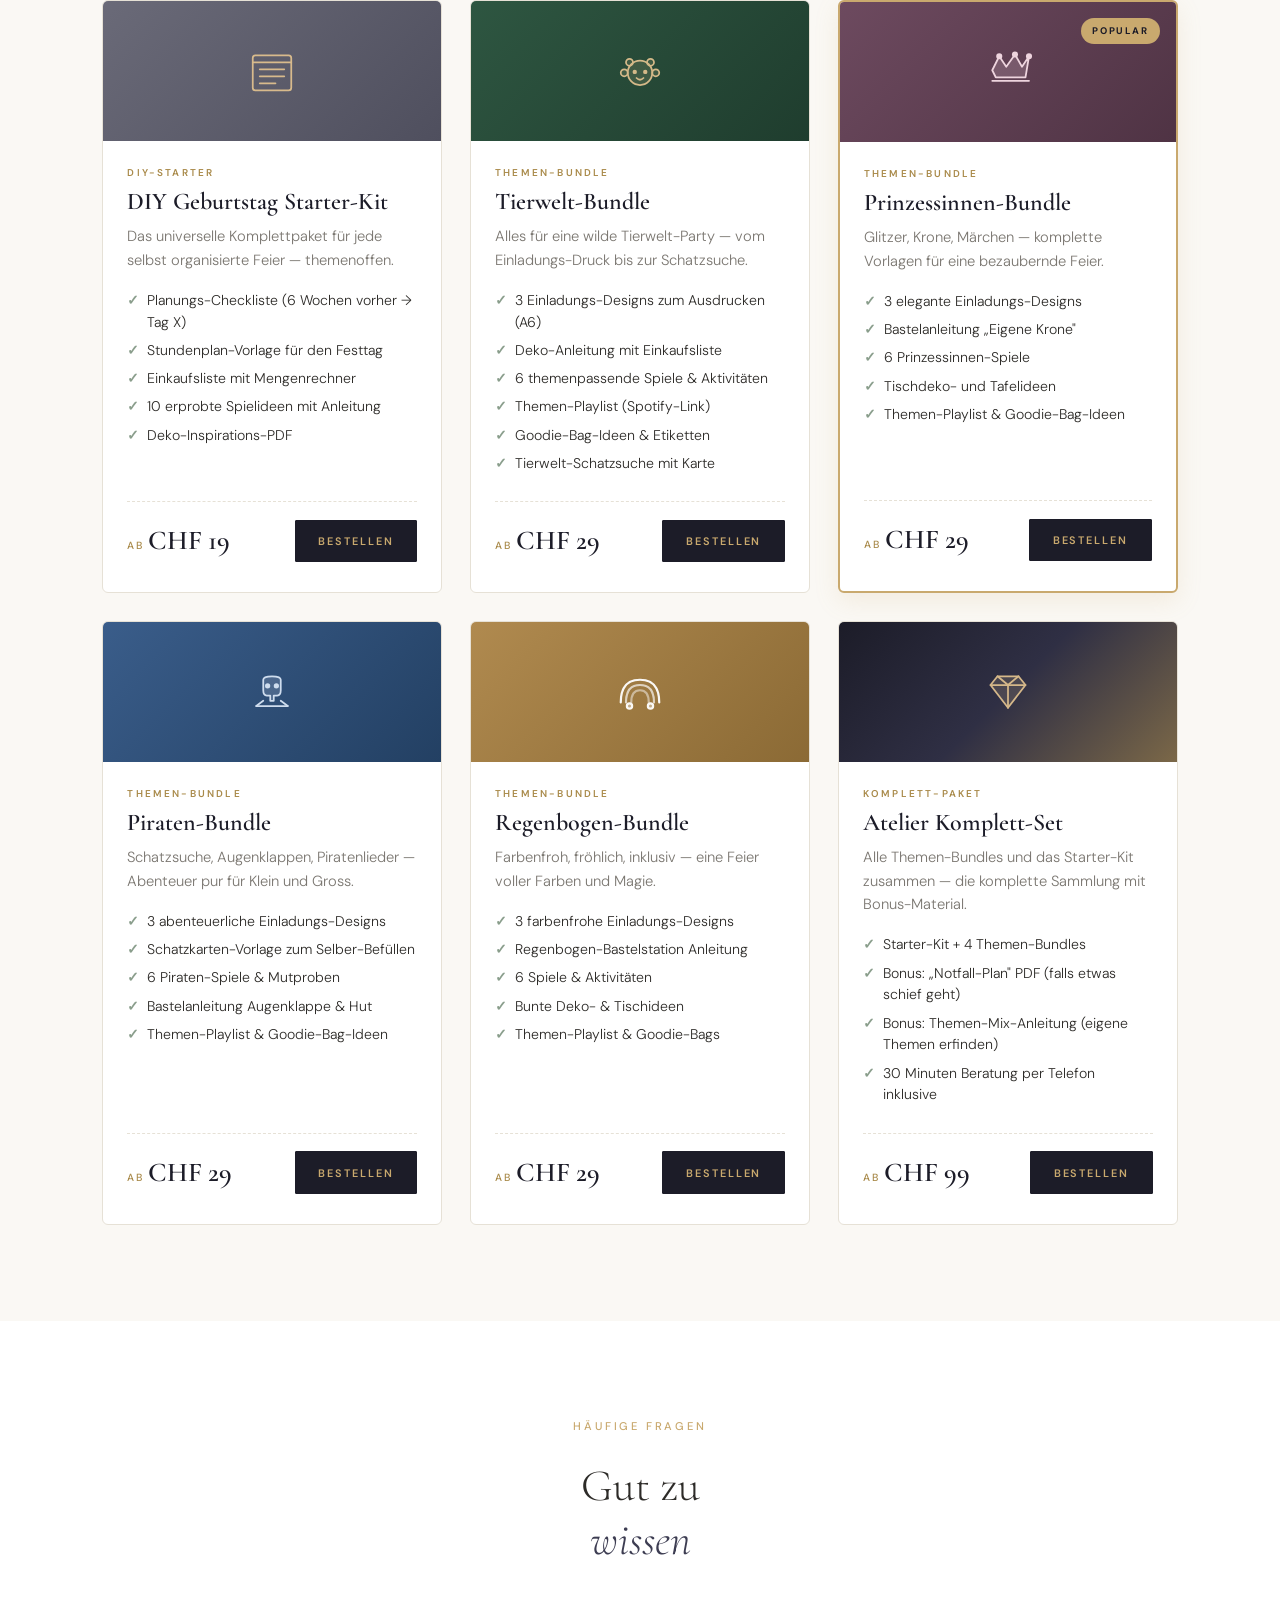
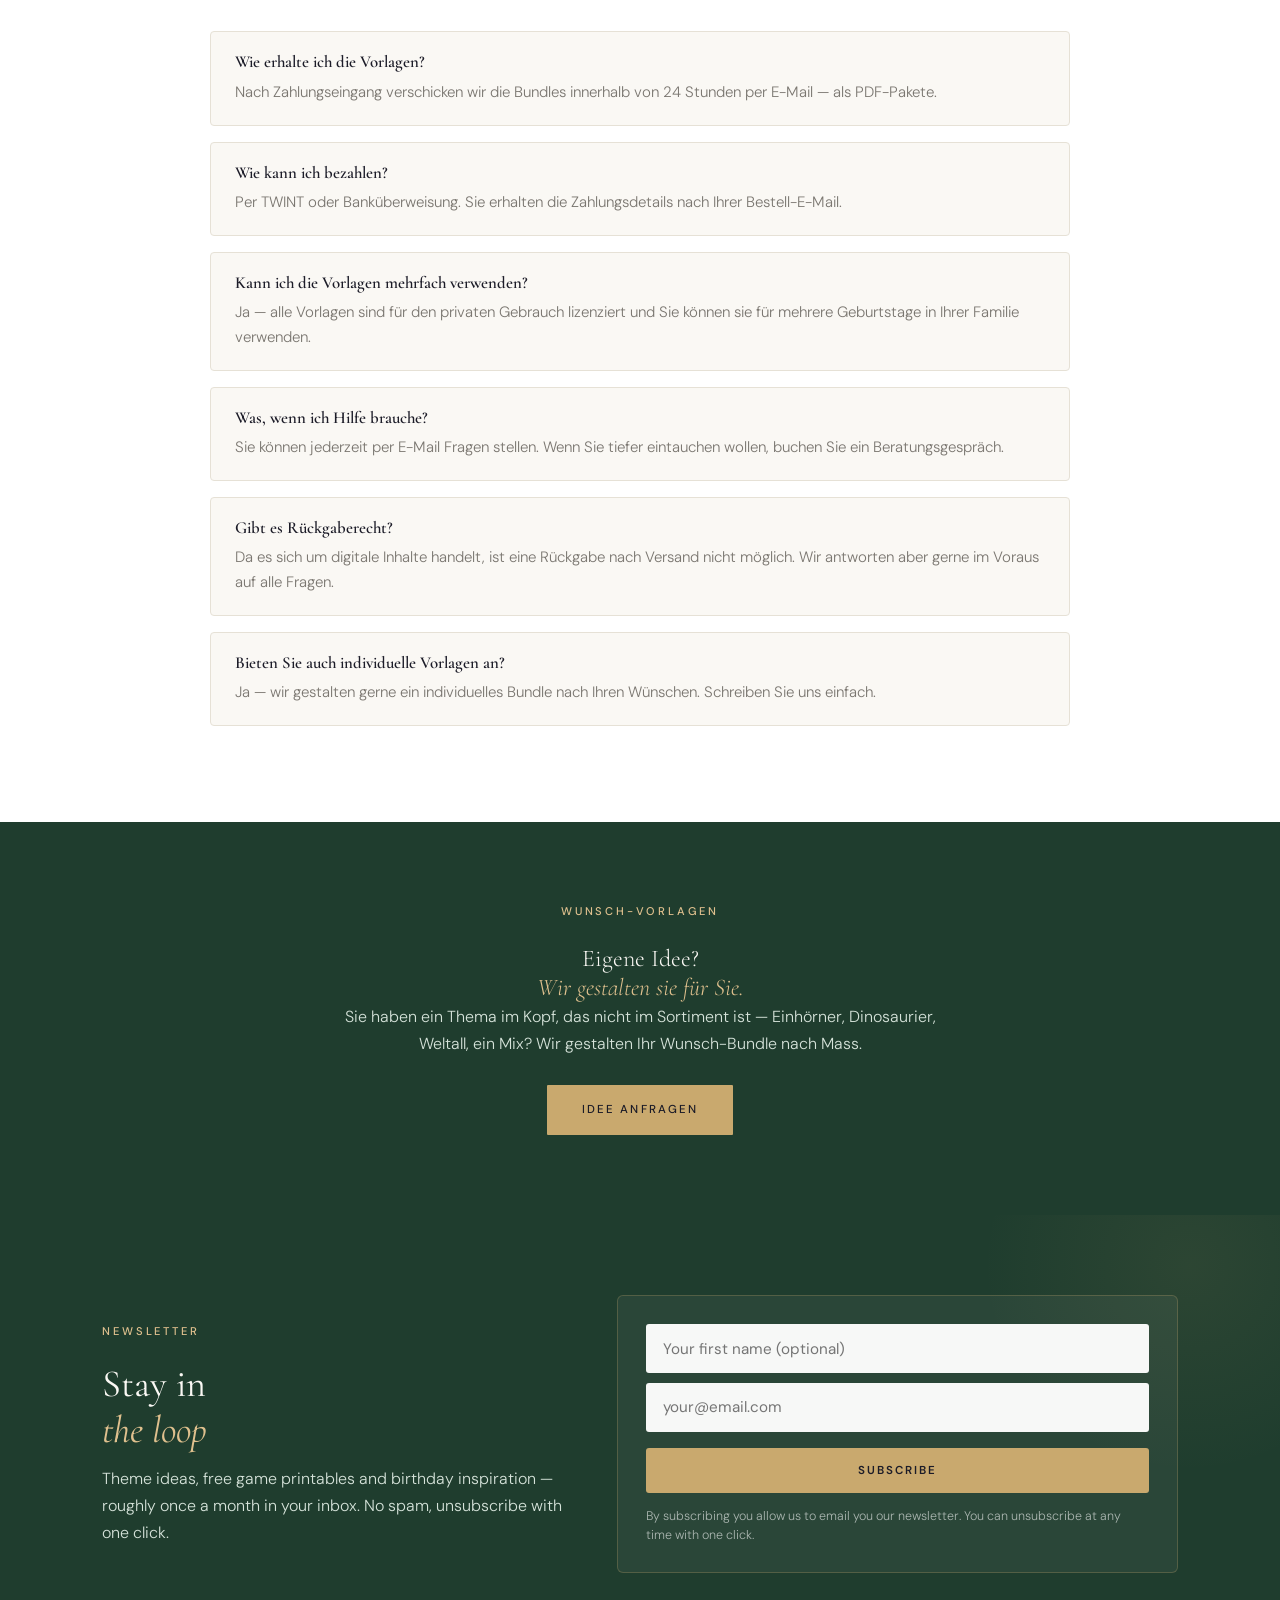
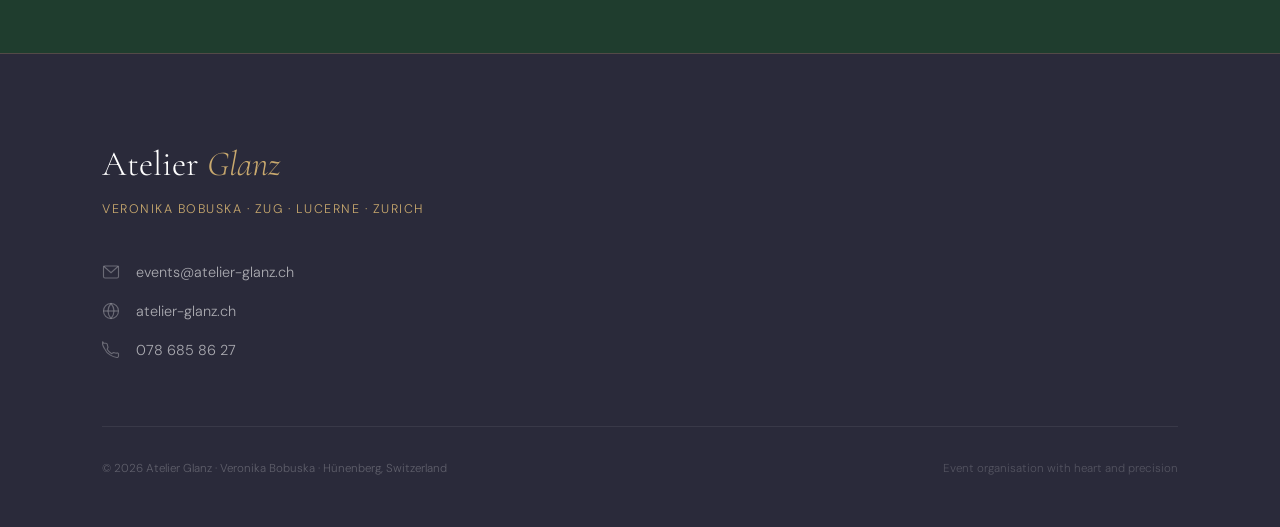
<file: vorlagen.html>
<!DOCTYPE html>
<html lang="de">
<head>
  <meta charset="UTF-8" />
  <meta name="viewport" content="width=device-width, initial-scale=1.0" />
  <title>DIY-Vorlagen & Bundles — Atelier Glanz</title>
  <meta name="description" content="Digitale DIY-Bundles für selbst organisierte Kindergeburtstage. Themen, Einladungen, Spiele, Einkaufslisten — sofort zum Herunterladen." />

  <meta property="og:title" content="DIY-Vorlagen & Bundles — Atelier Glanz" />
  <meta property="og:description" content="Selbst feiern — mit unserem Erfahrungswissen in Ihren Händen." />
  <meta property="og:image" content="https://atelier-glanz.ch/images/kg-hero.jpg.jpg" />
  <meta property="og:url" content="https://atelier-glanz.ch/vorlagen.html" />
  <meta property="og:type" content="website" />

  <link rel="preconnect" href="https://fonts.googleapis.com" />
  <link rel="preconnect" href="https://fonts.gstatic.com" crossorigin />
  <link href="https://fonts.googleapis.com/css2?family=Cormorant+Garamond:ital,wght@0,300;0,400;0,600;1,300;1,400&family=DM+Sans:wght@300;400;500&display=swap" rel="stylesheet" />
  <link rel="stylesheet" href="assets/newsletter.css" />

  <style>
    *, *::before, *::after { box-sizing: border-box; margin: 0; padding: 0; }

    :root {
      --charcoal:#1c1c28; --charcoal-md:#2a2a3a; --charcoal-lt:#3d3d52;
      --gold:#c9a96e; --gold-deep:#a98a4a; --gold-lt:#dfc08e;
      --forest:#1f3d2e; --forest-md:#2e5641; --forest-lt:#d6e3da;
      --cream:#faf8f4; --cream-deep:#f3efe6;
      --warm-grey:#b8b4ac; --text-main:#2d2b28; --text-muted:#7a7670;
      --sage:#8a9e8c; --white:#ffffff; --line:#e6e1d6;
    }

    html { scroll-behavior: smooth; font-size: 16px; }
    body {
      font-family: 'DM Sans', sans-serif;
      font-weight: 300; color: var(--text-main);
      background: var(--cream); line-height: 1.7;
      overflow-x: hidden;
    }
    img { display: block; max-width: 100%; }
    a { color: inherit; text-decoration: none; }
    h1, h2, h3, h4 { font-family: 'Cormorant Garamond', serif; font-weight: 300; line-height: 1.2; }

    .section-label {
      font-size: 0.7rem; font-weight: 500;
      letter-spacing: 0.25em; text-transform: uppercase;
      color: var(--gold); display: block; margin-bottom: 1.5rem;
    }

    /* ─── Nav ─────────────────────────────────────────────────────── */
    nav {
      position: fixed; top: 0; left: 0; right: 0; z-index: 100;
      display: flex; align-items: center; justify-content: space-between;
      padding: 1.25rem 5vw;
      background: rgba(250, 248, 244, 0.92);
      backdrop-filter: blur(8px); -webkit-backdrop-filter: blur(8px);
      border-bottom: 1px solid rgba(201,169,110,0.15);
      transition: background 0.4s ease, box-shadow 0.4s ease;
    }
    nav.scrolled {
      background: rgba(28, 28, 40, 0.97);
      box-shadow: 0 1px 0 rgba(201, 169, 110, 0.2);
      border-bottom-color: transparent;
    }
    .nav-logo {
      font-family: 'Cormorant Garamond', serif;
      font-size: 1.4rem; color: var(--charcoal);
      letter-spacing: 0.04em; font-weight: 500;
    }
    .nav-logo em { font-style: italic; color: var(--gold-deep); margin-left: 0.15em; }
    nav.scrolled .nav-logo { color: var(--white); }
    nav.scrolled .nav-logo em { color: var(--gold); }
    .nav-toggle {
      display: none; background: transparent;
      border: 1px solid rgba(28,28,40,0.25); border-radius: 3px;
      width: 38px; height: 38px; padding: 0; cursor: pointer;
      flex-direction: column; align-items: center; justify-content: center; gap: 4px;
    }
    nav.scrolled .nav-toggle { border-color: rgba(255,255,255,0.3); }
    .nav-toggle span { width: 18px; height: 1.5px; background: var(--charcoal); transition: transform 0.3s, opacity 0.3s, background 0.3s; }
    nav.scrolled .nav-toggle span { background: var(--white); }
    .nav-toggle[aria-expanded="true"] span:nth-child(1) { transform: translateY(5.5px) rotate(45deg); }
    .nav-toggle[aria-expanded="true"] span:nth-child(2) { opacity: 0; }
    .nav-toggle[aria-expanded="true"] span:nth-child(3) { transform: translateY(-5.5px) rotate(-45deg); }
    .nav-links { display: flex; gap: 1.4rem; list-style: none; align-items: center; flex-wrap: wrap; justify-content: flex-end; }
    .nav-links a {
      font-size: 0.72rem; letter-spacing: 0.12em; text-transform: uppercase;
      color: var(--charcoal); transition: color 0.25s; font-weight: 500;
      white-space: nowrap;
    }
    nav.scrolled .nav-links a { color: rgba(255,255,255,0.9); }
    @media (min-width: 901px) and (max-width: 1280px) {
      .nav-links { gap: 1rem; }
      .nav-links a { font-size: 0.66rem; letter-spacing: 0.1em; }
      .nav-logo { font-size: 1.2rem; }
    }

    /* ── Dropdown (Angebote) ── */
    .nav-has-dropdown { position: relative; }
    .nav-dropdown-toggle {
      background: transparent; border: 0; cursor: pointer;
      display: inline-flex; align-items: center; gap: 0.4rem;
      font-family: 'DM Sans', sans-serif;
      font-size: 0.72rem; letter-spacing: 0.12em; text-transform: uppercase;
      color: var(--charcoal); font-weight: 500; padding: 0;
      white-space: nowrap; transition: color 0.25s;
    }
    nav.scrolled .nav-dropdown-toggle { color: rgba(255,255,255,0.9); }
    .nav-dropdown-toggle:hover { color: var(--gold); }
    .nav-caret { transition: transform 0.25s; opacity: 0.7; }
    .nav-dropdown-toggle[aria-expanded="true"] .nav-caret,
    .nav-has-dropdown:hover .nav-caret { transform: rotate(180deg); }
    .nav-dropdown {
      position: absolute; top: calc(100% + 0.7rem); left: -0.6rem;
      background: #1c1c28;
      border: 1px solid rgba(201,169,110,0.25);
      border-radius: 4px; box-shadow: 0 16px 40px rgba(0,0,0,0.3);
      padding: 0.4rem 0; min-width: 230px; list-style: none;
      opacity: 0; visibility: hidden; transform: translateY(-6px);
      transition: opacity 0.2s, transform 0.2s, visibility 0.2s;
      z-index: 110;
    }
    .nav-has-dropdown:hover .nav-dropdown,
    .nav-has-dropdown:focus-within .nav-dropdown,
    .nav-dropdown.open { opacity: 1; visibility: visible; transform: translateY(0); }
    .nav-dropdown li { width: 100%; }
    .nav-dropdown a {
      display: block; padding: 0.7rem 1.2rem;
      font-size: 0.7rem; letter-spacing: 0.12em;
      text-transform: uppercase;
      color: rgba(255,255,255,0.85);
      font-weight: 500;
      transition: background 0.2s, color 0.2s;
      white-space: nowrap;
    }
    .nav-dropdown a:hover { background: rgba(201,169,110,0.12); color: var(--gold); }
    @media (min-width: 901px) and (max-width: 1280px) {
      .nav-dropdown-toggle { font-size: 0.66rem; letter-spacing: 0.1em; }
    }
    .nav-links a:hover { color: var(--gold); }
    .nav-back-link { color: var(--gold) !important; letter-spacing: 0.12em !important; }
    .lang-switcher {
      display: inline-flex; gap: 0.25rem; align-items: center;
      padding: 0.25rem 0.5rem;
      border: 1px solid rgba(28,28,40,0.18); border-radius: 100px;
    }
    nav.scrolled .lang-switcher { border-color: rgba(255,255,255,0.18); }
    .lang-btn {
      background: transparent; border: 0; cursor: pointer;
      font-family: 'DM Sans', sans-serif;
      font-size: 0.66rem; font-weight: 600;
      letter-spacing: 0.12em; text-transform: uppercase;
      padding: 0.3rem 0.55rem; border-radius: 100px;
      color: var(--text-muted); transition: all 0.2s ease;
    }
    nav.scrolled .lang-btn { color: rgba(255,255,255,0.55); }
    .lang-btn:hover { color: var(--charcoal); }
    nav.scrolled .lang-btn:hover { color: var(--white); }
    .lang-btn.active { background: var(--gold); color: var(--charcoal); }

    /* ─── Hero ─────────────────────────────────────────────────── */
    #hero {
      padding: 11rem 8vw 5rem;
      background: linear-gradient(180deg, var(--cream) 0%, var(--cream-deep) 100%);
      text-align: center; position: relative; overflow: hidden;
    }
    #hero::before {
      content: ''; position: absolute;
      top: -200px; right: -150px;
      width: 700px; height: 700px;
      border-radius: 50%;
      background: radial-gradient(circle, rgba(201,169,110,0.10) 0%, transparent 70%);
      pointer-events: none;
    }
    .hero-inner { position: relative; z-index: 1; max-width: 820px; margin: 0 auto; }
    .hero-eyebrow {
      font-size: 0.72rem; letter-spacing: 0.3em; text-transform: uppercase;
      color: var(--gold-deep); margin-bottom: 1.25rem; font-weight: 600;
      display: inline-flex; align-items: center; gap: 0.7rem;
    }
    .hero-eyebrow::before, .hero-eyebrow::after {
      content: ''; width: 24px; height: 1px; background: var(--gold);
    }
    #hero h1 {
      font-size: clamp(2.6rem, 5.5vw, 4.6rem);
      color: var(--forest); margin-bottom: 0.5rem;
      font-weight: 400; letter-spacing: -0.01em;
    }
    #hero h1 em { font-style: italic; color: var(--gold-deep); }
    .hero-sub {
      font-family: 'Cormorant Garamond', serif; font-style: italic;
      font-size: clamp(1.2rem, 2vw, 1.7rem);
      color: var(--charcoal); margin-bottom: 1.5rem;
    }
    .hero-rule {
      width: 80px; height: 2px; margin: 0 auto 1.75rem;
      background: linear-gradient(to right, transparent, var(--gold), transparent);
      border-radius: 100px;
    }
    .hero-intro { color: var(--text-main); line-height: 1.8; max-width: 640px; margin: 0 auto 2rem; }

    /* ─── How it works ───────────────────────────────────────── */
    #how {
      padding: 5rem 8vw;
      background: var(--white);
    }
    .how-grid {
      display: grid; gap: 2rem;
      grid-template-columns: repeat(auto-fit, minmax(220px, 1fr));
      max-width: 1100px; margin: 0 auto;
    }
    .how-step { text-align: center; }
    .how-num {
      display: inline-flex; align-items: center; justify-content: center;
      width: 56px; height: 56px;
      border-radius: 50%;
      background: var(--cream); border: 2px solid var(--gold);
      color: var(--gold-deep);
      font-family: 'Cormorant Garamond', serif;
      font-size: 1.5rem; font-weight: 600;
      margin: 0 auto 1rem;
    }
    .how-step h4 {
      font-size: 1.25rem; color: var(--charcoal);
      margin-bottom: 0.4rem; font-weight: 600;
    }
    .how-step p { color: var(--text-muted); font-size: 0.94rem; line-height: 1.6; }

    /* ─── Products section ──────────────────────────────────── */
    #shop {
      padding: 6rem 8vw;
      background: var(--cream);
    }
    .section-head { text-align: center; max-width: 740px; margin: 0 auto 4rem; }
    .section-head h2 { font-size: clamp(2.4rem, 3.5vw, 3.5rem); margin-bottom: 0.75rem; }
    .section-head h2 em { font-style: italic; color: var(--charcoal-lt); }
    .section-head p { color: var(--text-muted); font-size: 1.02rem; }

    .product-grid {
      display: grid; gap: 1.75rem;
      grid-template-columns: repeat(auto-fit, minmax(280px, 1fr));
      max-width: 1200px; margin: 0 auto;
    }
    .product-card {
      background: var(--white); border: 1px solid var(--line);
      border-radius: 6px; overflow: hidden;
      display: flex; flex-direction: column;
      transition: all 0.3s ease;
      position: relative;
    }
    .product-card:hover {
      transform: translateY(-4px);
      box-shadow: 0 18px 40px rgba(28,28,40,0.08);
      border-color: rgba(201,169,110,0.4);
    }
    .product-card.featured {
      border: 2px solid var(--gold);
      box-shadow: 0 8px 24px rgba(201,169,110,0.15);
    }
    .product-card.featured::before {
      content: 'Beliebt';
      position: absolute; top: 1rem; right: 1rem;
      background: var(--gold); color: var(--charcoal);
      font-size: 0.6rem; font-weight: 700;
      letter-spacing: 0.18em; text-transform: uppercase;
      padding: 0.3rem 0.7rem; border-radius: 100px;
      z-index: 2;
    }
    .product-card.featured.featured-en::before { content: 'Popular'; }
    html[lang="en"] .product-card.featured::before { content: 'Popular'; }
    html[lang="fr"] .product-card.featured::before { content: 'Populaire'; }

    .product-visual {
      height: 140px;
      background: linear-gradient(135deg, var(--forest) 0%, var(--forest-md) 100%);
      display: flex; align-items: center; justify-content: center;
      color: var(--gold-lt); position: relative;
    }
    .product-visual.silver { background: linear-gradient(135deg, #6a6a78 0%, #4f4f5e 100%); }
    .product-visual.tier1  { background: linear-gradient(135deg, #2e5641 0%, #1f3d2e 100%); }
    .product-visual.tier2  { background: linear-gradient(135deg, #b08a4f 0%, #8b6a35 100%); color: #fff; }
    .product-visual.tier3  { background: linear-gradient(135deg, #6d4a5f 0%, #4f3344 100%); color: #f6dde6; }
    .product-visual.tier4  { background: linear-gradient(135deg, #3a5d8a 0%, #234063 100%); color: #d8e5f5; }
    .product-visual.premium {
      background: linear-gradient(135deg, var(--charcoal) 0%, #2f2f44 50%, var(--gold-deep) 130%);
      color: var(--gold-lt);
    }
    .product-visual svg { width: 56px; height: 56px; opacity: 0.95; }

    .product-body { padding: 1.5rem 1.5rem 1.75rem; flex: 1; display: flex; flex-direction: column; }
    .product-tag {
      font-size: 0.62rem; letter-spacing: 0.22em; text-transform: uppercase;
      color: var(--gold-deep); font-weight: 600; margin-bottom: 0.4rem;
    }
    .product-card h3 {
      font-family: 'Cormorant Garamond', serif;
      font-size: 1.5rem; font-weight: 600; color: var(--charcoal);
      margin-bottom: 0.5rem;
    }
    .product-desc { font-size: 0.92rem; color: var(--text-muted); line-height: 1.6; margin-bottom: 1.1rem; }
    .product-includes {
      list-style: none; padding: 0; margin-bottom: 1.25rem;
      font-size: 0.88rem; color: var(--text-main);
    }
    .product-includes li {
      position: relative; padding-left: 1.25rem; line-height: 1.55;
      margin-bottom: 0.4rem;
    }
    .product-includes li::before {
      content: '✓'; position: absolute; left: 0; color: var(--sage); font-weight: 600;
    }
    .product-footer {
      margin-top: auto; padding-top: 1rem;
      border-top: 1px dashed var(--line);
      display: flex; justify-content: space-between; align-items: center;
      gap: 0.75rem; flex-wrap: wrap;
    }
    .product-price {
      font-family: 'Cormorant Garamond', serif;
      font-size: 1.7rem; font-weight: 600; color: var(--charcoal);
    }
    .product-price small {
      font-family: 'DM Sans', sans-serif;
      font-size: 0.65rem;
      letter-spacing: 0.18em;
      text-transform: uppercase;
      color: var(--gold-deep);
      font-weight: 500;
      margin-right: 0.25rem;
    }
    .btn-buy {
      display: inline-flex; align-items: center; gap: 0.4rem;
      padding: 0.7rem 1.4rem;
      background: var(--charcoal); color: var(--gold);
      font-family: 'DM Sans', sans-serif;
      font-size: 0.68rem; font-weight: 600;
      letter-spacing: 0.18em; text-transform: uppercase;
      border-radius: 1px; border: 1px solid var(--charcoal);
      transition: all 0.3s ease;
    }
    .btn-buy:hover {
      background: var(--gold); color: var(--charcoal);
      border-color: var(--gold);
      transform: translateY(-2px);
      box-shadow: 0 8px 20px rgba(201,169,110,0.25);
    }

    /* ─── FAQ ─────────────────────────────────────────────────── */
    #faq { padding: 6rem 8vw; background: var(--white); }
    .faq-grid {
      max-width: 860px; margin: 0 auto;
      display: flex; flex-direction: column; gap: 1rem;
    }
    .faq-item {
      background: var(--cream); border: 1px solid var(--line);
      border-radius: 4px; padding: 1.25rem 1.5rem;
    }
    .faq-item h4 {
      font-size: 1.05rem; color: var(--charcoal);
      margin-bottom: 0.45rem; font-weight: 600;
    }
    .faq-item p { color: var(--text-muted); font-size: 0.94rem; line-height: 1.65; }

    /* ─── Custom request ──────────────────────────────────── */
    #custom {
      padding: 5rem 8vw;
      background: var(--forest); color: var(--cream);
      text-align: center;
    }
    #custom .section-label { color: var(--gold-lt); }
    #custom h2 { color: var(--cream); }
    #custom h2 em { color: var(--gold-lt); }
    #custom p {
      color: var(--forest-lt); max-width: 640px;
      margin: 0 auto 1.75rem; line-height: 1.7;
    }
    .custom-btn {
      display: inline-flex; align-items: center; gap: 0.5rem;
      padding: 0.95rem 2.2rem;
      background: var(--gold); color: var(--charcoal);
      font-size: 0.72rem; font-weight: 500;
      letter-spacing: 0.18em; text-transform: uppercase;
      border-radius: 1px;
      transition: all 0.3s ease;
    }
    .custom-btn:hover {
      background: var(--gold-lt);
      transform: translateY(-2px);
      box-shadow: 0 8px 24px rgba(201,169,110,0.3);
    }

    /* ─── Footer ──────────────────────────────────────────── */
    footer {
      background: var(--charcoal-md); padding: 5rem 8vw 3rem;
      border-top: 1px solid rgba(201,169,110,0.25);
    }
    .footer-name {
      font-family: 'Cormorant Garamond', serif;
      font-size: 2.2rem; color: var(--white); margin-bottom: 0.3rem;
    }
    .footer-tagline {
      font-size: 0.78rem; letter-spacing: 0.12em;
      text-transform: uppercase; color: var(--gold);
      margin-bottom: 2.5rem;
    }
    .footer-contact-items { display: flex; flex-direction: column; gap: 0.9rem; }
    .footer-contact-item {
      display: flex; align-items: center; gap: 1rem;
      font-size: 0.9rem; color: rgba(255,255,255,0.6);
      transition: color 0.25s;
    }
    .footer-contact-item:hover { color: var(--gold); }
    .footer-contact-item .icon { width: 18px; height: 18px; opacity: 0.5; flex-shrink: 0; }
    .footer-bottom {
      border-top: 1px solid rgba(255,255,255,0.07);
      padding-top: 2rem; margin-top: 4rem;
      display: flex; justify-content: space-between;
      align-items: center; gap: 1rem; flex-wrap: wrap;
    }
    .footer-copy { font-size: 0.72rem; color: rgba(255,255,255,0.25); }
    .footer-made { font-size: 0.72rem; color: rgba(255,255,255,0.2); }

    @media (max-width: 900px) {
      nav { padding: 1rem 5vw; }
      nav.menu-open {
        background: #1c1c28 !important;
        backdrop-filter: none !important;
        -webkit-backdrop-filter: none !important;
        box-shadow: 0 1px 0 rgba(201,169,110,0.2);
      }
      nav.menu-open .nav-logo { color: #ffffff; }
      nav.menu-open .nav-logo em { color: var(--gold); }
      nav.menu-open .nav-toggle { border-color: rgba(255,255,255,0.3); }
      nav.menu-open .nav-toggle span { background: #ffffff; }
      .nav-toggle {
        display: flex;
        position: relative;
        z-index: 210;
      }
      nav .nav-links {
        position: fixed; top: 0; right: 0; bottom: 0;
        width: min(82vw, 340px);
        height: 100vh; height: 100dvh;
        z-index: 200;
        background: #1c1c28 !important;
        flex-direction: column; gap: 0; padding: 5rem 2rem 2rem;
        transform: translateX(100%); transition: transform 0.35s ease;
        align-items: flex-start; list-style: none;
        border-left: 1px solid rgba(201,169,110,0.25);
        box-shadow: -16px 0 50px rgba(0,0,0,0.45);
        overflow-y: auto;
      }
      nav .nav-links.open { transform: translateX(0) !important; }
      .nav-links li { width: 100%; }
      .nav-links a {
        display: block; padding: 0.85rem 0;
        font-size: 0.85rem; letter-spacing: 0.15em;
        color: rgba(255,255,255,0.85) !important;
        border-bottom: 1px solid rgba(255,255,255,0.06); width: 100%;
      }
      .lang-switcher {
        margin-top: 1.5rem; align-self: stretch; justify-content: space-between;
        border-color: rgba(255,255,255,0.18);
      }
      .lang-btn { color: rgba(255,255,255,0.55); font-size: 0.66rem; }

      /* Mobile dropdown */
      .nav-has-dropdown { width: 100%; }
      .nav-dropdown-toggle {
        width: 100%; justify-content: space-between;
        color: rgba(255,255,255,0.85) !important;
        padding: 0.85rem 0;
        font-size: 0.85rem; letter-spacing: 0.15em;
        border-bottom: 1px solid rgba(255,255,255,0.06);
      }
      .nav-dropdown {
        position: static; background: rgba(255,255,255,0.04);
        border: 0; border-radius: 0; box-shadow: none;
        padding: 0; margin: 0; min-width: 0; width: 100%;
        opacity: 1; visibility: visible; transform: none;
        max-height: 0; overflow: hidden;
        transition: max-height 0.3s ease;
      }
      .nav-dropdown.open { max-height: 320px; }
      .nav-dropdown a {
        padding: 0.7rem 0 0.7rem 1.5rem;
        font-size: 0.78rem;
        border-bottom: 1px solid rgba(255,255,255,0.04);
      }

      #hero { padding: 9rem 6vw 4rem; }
      #shop, #faq, #how, #custom { padding: 4rem 6vw; }
    }
  </style>
</head>
<body>

  <!-- ─── Navigation ─────────────────────────────────────────────── -->
  <nav id="nav">
    <a class="nav-logo" href="index.html">Atelier <em>Glanz</em></a>
    <button class="nav-toggle" aria-label="Menu" aria-expanded="false" type="button">
      <span></span><span></span><span></span>
    </button>
    <ul class="nav-links">
      <li><a href="index.html#ueber-mich" data-i18n="nav.about">Über mich</a></li>
      <li class="nav-has-dropdown">
        <button type="button" class="nav-dropdown-toggle" aria-haspopup="true" aria-expanded="false">
          <span data-i18n="nav.services">Angebote</span>
          <svg class="nav-caret" width="10" height="6" viewBox="0 0 10 6" fill="none" aria-hidden="true"><path d="M1 1l4 4 4-4" stroke="currentColor" stroke-width="1.5" stroke-linecap="round" stroke-linejoin="round"/></svg>
        </button>
        <ul class="nav-dropdown" role="menu">
          <li><a href="kindergeburtstag.html" data-i18n="nav.kg">Kindergeburtstag</a></li>
          <li><a href="kinderprogramm.html" data-i18n="nav.kinderprogramm">Kinderprogramm</a></li>
          <li><a href="vorlagen.html" data-i18n="nav.vorlagen">Vorlagen</a></li>
        </ul>
      </li>
      <li><a href="blog.html" data-i18n="nav.blog">Blog</a></li>
      <li><a href="index.html#referenzen" data-i18n="nav.refs">Referenzen</a></li>
      <li><a href="index.html#kontakt" data-i18n="nav.contact">Kontakt</a></li>
      <li>
        <div class="lang-switcher" role="group" aria-label="Choose language">
          <button type="button" class="lang-btn" data-lang="en">EN</button>
          <button type="button" class="lang-btn" data-lang="de">DE</button>
          <button type="button" class="lang-btn" data-lang="fr">FR</button>
        </div>
      </li>
    </ul>
  </nav>

  <!-- ─── Hero ───────────────────────────────────────────────────── -->
  <section id="hero">
    <div class="hero-inner">
      <p class="hero-eyebrow" data-i18n="vl.hero.eyebrow">DIY-Bundles · zum Sofort-Download</p>
      <h1 data-i18n-html="vl.hero.title.html">Sie feiern selbst.<br /><em>Wir liefern die Magie.</em></h1>
      <p class="hero-sub" data-i18n="vl.hero.sub">Unser Erfahrungswissen — als digitale Bundles zum Selbermachen.</p>
      <div class="hero-rule"></div>
      <p class="hero-intro" data-i18n="vl.hero.intro">
        Sie wollen den Geburtstag selbst gestalten? Wir verpacken alles, was wir bei unseren
        Premium-Feiern einsetzen — Themen, Spielideen, Einkaufslisten, Einladungs-Designs — in
        sofort herunterladbare Bundles. Sie sparen Stunden Recherche und feiern stressfrei.
      </p>
    </div>
  </section>

  <!-- ─── How it works ───────────────────────────────────────────── -->
  <section id="how">
    <div class="section-head">
      <span class="section-label" data-i18n="vl.how.label">So funktioniert's</span>
      <h2 data-i18n-html="vl.how.h2.html">Drei Schritte<br /><em>zu Ihrem perfekten Fest</em></h2>
    </div>
    <div class="how-grid">
      <div class="how-step">
        <div class="how-num">1</div>
        <h4 data-i18n="vl.how.s1.h">Bundle auswählen</h4>
        <p data-i18n="vl.how.s1.p">Wählen Sie ein Themen-Bundle oder unser universelles Starter-Kit.</p>
      </div>
      <div class="how-step">
        <div class="how-num">2</div>
        <h4 data-i18n="vl.how.s2.h">Bestellen &amp; bezahlen</h4>
        <p data-i18n="vl.how.s2.p">Per E-Mail bestellen — Sie erhalten eine TWINT- oder Banküberweisungsoption.</p>
      </div>
      <div class="how-step">
        <div class="how-num">3</div>
        <h4 data-i18n="vl.how.s3.h">Download in 24h</h4>
        <p data-i18n="vl.how.s3.p">Innerhalb eines Tages liegen die PDFs in Ihrem Posteingang — bereit zum Feiern.</p>
      </div>
    </div>
  </section>

  <!-- ─── Product grid ──────────────────────────────────────────── -->
  <section id="shop">
    <div class="section-head">
      <span class="section-label" data-i18n="vl.shop.label">DIY-Bundles</span>
      <h2 data-i18n-html="vl.shop.h2.html">Alle Bundles<br /><em>im Überblick</em></h2>
      <p data-i18n="vl.shop.p">Jedes Bundle ist eine digitale Sammlung aus PDF-Vorlagen, Checklisten und Spielideen. Sofort einsetzbar — kein Drucker-Setup, keine Designkenntnisse nötig.</p>
    </div>

    <div class="product-grid">

      <!-- Starter Kit -->
      <div class="product-card">
        <div class="product-visual silver">
          <svg viewBox="0 0 64 64" fill="none" stroke="currentColor" stroke-width="2" stroke-linecap="round" stroke-linejoin="round">
            <rect x="10" y="14" width="44" height="40" rx="3"/>
            <line x1="10" y1="22" x2="54" y2="22"/>
            <line x1="18" y1="30" x2="46" y2="30"/>
            <line x1="18" y1="38" x2="46" y2="38"/>
            <line x1="18" y1="46" x2="36" y2="46"/>
          </svg>
        </div>
        <div class="product-body">
          <p class="product-tag" data-i18n="vl.p1.tag">DIY-Starter</p>
          <h3 data-i18n="vl.p1.title">DIY Geburtstag Starter-Kit</h3>
          <p class="product-desc" data-i18n="vl.p1.desc">Das universelle Komplettpaket für jede selbst organisierte Feier — themenoffen.</p>
          <ul class="product-includes">
            <li data-i18n="vl.p1.i1">Planungs-Checkliste (6 Wochen vorher → Tag X)</li>
            <li data-i18n="vl.p1.i2">Stundenplan-Vorlage für den Festtag</li>
            <li data-i18n="vl.p1.i3">Einkaufsliste mit Mengenrechner</li>
            <li data-i18n="vl.p1.i4">10 erprobte Spielideen mit Anleitung</li>
            <li data-i18n="vl.p1.i5">Deko-Inspirations-PDF</li>
          </ul>
          <div class="product-footer">
            <span class="product-price"><small data-i18n="vl.from">ab</small>CHF 19</span>
            <a class="btn-buy" data-i18n="vl.btn.order"
               href="mailto:events@atelier-glanz.ch?subject=Bestellung%20%E2%80%94%20DIY%20Starter-Kit&body=Hallo%20Veronika%2C%0A%0Aich%20m%C3%B6chte%20das%20DIY%20Starter-Kit%20bestellen%20(CHF%2019).%0A%0AName%3A%20%0AAdresse%3A%20%0A%0ABitte%20schicken%20Sie%20mir%20die%20Zahlungsdetails.%0A%0ADanke!">Bestellen</a>
          </div>
        </div>
      </div>

      <!-- Tierwelt -->
      <div class="product-card">
        <div class="product-visual tier1">
          <svg viewBox="0 0 64 64" fill="none" stroke="currentColor" stroke-width="2" stroke-linecap="round" stroke-linejoin="round">
            <!-- lion silhouette -->
            <circle cx="32" cy="34" r="14" fill="currentColor" fill-opacity="0.15"/>
            <circle cx="20" cy="22" r="4" fill="currentColor" fill-opacity="0.15"/>
            <circle cx="44" cy="22" r="4" fill="currentColor" fill-opacity="0.15"/>
            <circle cx="14" cy="34" r="4" fill="currentColor" fill-opacity="0.15"/>
            <circle cx="50" cy="34" r="4" fill="currentColor" fill-opacity="0.15"/>
            <circle cx="26" cy="33" r="1.5" fill="currentColor"/>
            <circle cx="38" cy="33" r="1.5" fill="currentColor"/>
            <path d="M28 40 Q32 44 36 40"/>
          </svg>
        </div>
        <div class="product-body">
          <p class="product-tag" data-i18n="vl.p2.tag">Themen-Bundle</p>
          <h3 data-i18n="vl.p2.title">Tierwelt-Bundle</h3>
          <p class="product-desc" data-i18n="vl.p2.desc">Alles für eine wilde Tierwelt-Party — vom Einladungs-Druck bis zur Schatzsuche.</p>
          <ul class="product-includes">
            <li data-i18n="vl.p2.i1">3 Einladungs-Designs zum Ausdrucken (A6)</li>
            <li data-i18n="vl.p2.i2">Deko-Anleitung mit Einkaufsliste</li>
            <li data-i18n="vl.p2.i3">6 themenpassende Spiele &amp; Aktivitäten</li>
            <li data-i18n="vl.p2.i4">Themen-Playlist (Spotify-Link)</li>
            <li data-i18n="vl.p2.i5">Goodie-Bag-Ideen &amp; Etiketten</li>
            <li data-i18n="vl.p2.i6">Tierwelt-Schatzsuche mit Karte</li>
          </ul>
          <div class="product-footer">
            <span class="product-price"><small data-i18n="vl.from">ab</small>CHF 29</span>
            <a class="btn-buy" data-i18n="vl.btn.order"
               href="mailto:events@atelier-glanz.ch?subject=Bestellung%20%E2%80%94%20Tierwelt-Bundle&body=Hallo%20Veronika%2C%0A%0Aich%20m%C3%B6chte%20das%20Tierwelt-Bundle%20bestellen%20(CHF%2029).%0A%0AName%3A%20%0AAdresse%3A%20%0A%0ABitte%20schicken%20Sie%20mir%20die%20Zahlungsdetails.%0A%0ADanke!">Bestellen</a>
          </div>
        </div>
      </div>

      <!-- Prinzessinnen — featured -->
      <div class="product-card featured">
        <div class="product-visual tier3">
          <svg viewBox="0 0 64 64" fill="none" stroke="currentColor" stroke-width="2" stroke-linecap="round" stroke-linejoin="round">
            <!-- crown -->
            <path d="M14 30 L22 14 L30 26 L40 12 L48 26 L56 14 L52 38 L18 38 Z" fill="currentColor" fill-opacity="0.18"/>
            <circle cx="22" cy="14" r="2.5" fill="currentColor"/>
            <circle cx="40" cy="12" r="2.5" fill="currentColor"/>
            <circle cx="56" cy="14" r="2.5" fill="currentColor"/>
            <line x1="14" y1="42" x2="56" y2="42"/>
          </svg>
        </div>
        <div class="product-body">
          <p class="product-tag" data-i18n="vl.p3.tag">Themen-Bundle</p>
          <h3 data-i18n="vl.p3.title">Prinzessinnen-Bundle</h3>
          <p class="product-desc" data-i18n="vl.p3.desc">Glitzer, Krone, Märchen — komplette Vorlagen für eine bezaubernde Feier.</p>
          <ul class="product-includes">
            <li data-i18n="vl.p3.i1">3 elegante Einladungs-Designs</li>
            <li data-i18n="vl.p3.i2">Bastelanleitung „Eigene Krone"</li>
            <li data-i18n="vl.p3.i3">6 Prinzessinnen-Spiele</li>
            <li data-i18n="vl.p3.i4">Tischdeko- und Tafelideen</li>
            <li data-i18n="vl.p3.i5">Themen-Playlist &amp; Goodie-Bag-Ideen</li>
          </ul>
          <div class="product-footer">
            <span class="product-price"><small data-i18n="vl.from">ab</small>CHF 29</span>
            <a class="btn-buy" data-i18n="vl.btn.order"
               href="mailto:events@atelier-glanz.ch?subject=Bestellung%20%E2%80%94%20Prinzessinnen-Bundle&body=Hallo%20Veronika%2C%0A%0Aich%20m%C3%B6chte%20das%20Prinzessinnen-Bundle%20bestellen%20(CHF%2029).%0A%0AName%3A%20%0AAdresse%3A%20%0A%0ABitte%20schicken%20Sie%20mir%20die%20Zahlungsdetails.%0A%0ADanke!">Bestellen</a>
          </div>
        </div>
      </div>

      <!-- Piraten -->
      <div class="product-card">
        <div class="product-visual tier4">
          <svg viewBox="0 0 64 64" fill="none" stroke="currentColor" stroke-width="2" stroke-linecap="round" stroke-linejoin="round">
            <!-- skull -->
            <path d="M22 18 Q22 14 32 14 Q42 14 42 18 L42 30 Q42 36 38 36 L34 36 L34 42 L30 42 L30 36 L26 36 Q22 36 22 30 Z" fill="currentColor" fill-opacity="0.18"/>
            <circle cx="27" cy="25" r="2" fill="currentColor"/>
            <circle cx="37" cy="25" r="2" fill="currentColor"/>
            <line x1="14" y1="48" x2="50" y2="48"/>
            <line x1="14" y1="48" x2="22" y2="42"/>
            <line x1="50" y1="48" x2="42" y2="42"/>
          </svg>
        </div>
        <div class="product-body">
          <p class="product-tag" data-i18n="vl.p4.tag">Themen-Bundle</p>
          <h3 data-i18n="vl.p4.title">Piraten-Bundle</h3>
          <p class="product-desc" data-i18n="vl.p4.desc">Schatzsuche, Augenklappen, Piratenlieder — Abenteuer pur für Klein und Gross.</p>
          <ul class="product-includes">
            <li data-i18n="vl.p4.i1">3 abenteuerliche Einladungs-Designs</li>
            <li data-i18n="vl.p4.i2">Schatzkarten-Vorlage zum Selber-Befüllen</li>
            <li data-i18n="vl.p4.i3">6 Piraten-Spiele &amp; Mutproben</li>
            <li data-i18n="vl.p4.i4">Bastelanleitung Augenklappe &amp; Hut</li>
            <li data-i18n="vl.p4.i5">Themen-Playlist &amp; Goodie-Bag-Ideen</li>
          </ul>
          <div class="product-footer">
            <span class="product-price"><small data-i18n="vl.from">ab</small>CHF 29</span>
            <a class="btn-buy" data-i18n="vl.btn.order"
               href="mailto:events@atelier-glanz.ch?subject=Bestellung%20%E2%80%94%20Piraten-Bundle&body=Hallo%20Veronika%2C%0A%0Aich%20m%C3%B6chte%20das%20Piraten-Bundle%20bestellen%20(CHF%2029).%0A%0AName%3A%20%0AAdresse%3A%20%0A%0ABitte%20schicken%20Sie%20mir%20die%20Zahlungsdetails.%0A%0ADanke!">Bestellen</a>
          </div>
        </div>
      </div>

      <!-- Regenbogen -->
      <div class="product-card">
        <div class="product-visual tier2">
          <svg viewBox="0 0 64 64" fill="none" stroke="currentColor" stroke-width="2.5" stroke-linecap="round">
            <path d="M10 44 Q10 18 32 18 Q54 18 54 44"/>
            <path d="M16 44 Q16 24 32 24 Q48 24 48 44" stroke-opacity="0.7"/>
            <path d="M22 44 Q22 30 32 30 Q42 30 42 44" stroke-opacity="0.5"/>
            <circle cx="20" cy="48" r="3" fill="currentColor" fill-opacity="0.4"/>
            <circle cx="44" cy="48" r="3" fill="currentColor" fill-opacity="0.4"/>
          </svg>
        </div>
        <div class="product-body">
          <p class="product-tag" data-i18n="vl.p5.tag">Themen-Bundle</p>
          <h3 data-i18n="vl.p5.title">Regenbogen-Bundle</h3>
          <p class="product-desc" data-i18n="vl.p5.desc">Farbenfroh, fröhlich, inklusiv — eine Feier voller Farben und Magie.</p>
          <ul class="product-includes">
            <li data-i18n="vl.p5.i1">3 farbenfrohe Einladungs-Designs</li>
            <li data-i18n="vl.p5.i2">Regenbogen-Bastelstation Anleitung</li>
            <li data-i18n="vl.p5.i3">6 Spiele &amp; Aktivitäten</li>
            <li data-i18n="vl.p5.i4">Bunte Deko- &amp; Tischideen</li>
            <li data-i18n="vl.p5.i5">Themen-Playlist &amp; Goodie-Bags</li>
          </ul>
          <div class="product-footer">
            <span class="product-price"><small data-i18n="vl.from">ab</small>CHF 29</span>
            <a class="btn-buy" data-i18n="vl.btn.order"
               href="mailto:events@atelier-glanz.ch?subject=Bestellung%20%E2%80%94%20Regenbogen-Bundle&body=Hallo%20Veronika%2C%0A%0Aich%20m%C3%B6chte%20das%20Regenbogen-Bundle%20bestellen%20(CHF%2029).%0A%0AName%3A%20%0AAdresse%3A%20%0A%0ABitte%20schicken%20Sie%20mir%20die%20Zahlungsdetails.%0A%0ADanke!">Bestellen</a>
          </div>
        </div>
      </div>

      <!-- Komplett-Paket -->
      <div class="product-card">
        <div class="product-visual premium">
          <svg viewBox="0 0 64 64" fill="none" stroke="currentColor" stroke-width="2" stroke-linecap="round" stroke-linejoin="round">
            <!-- Diamond -->
            <path d="M12 24 L20 14 L44 14 L52 24 L32 50 Z" fill="currentColor" fill-opacity="0.18"/>
            <line x1="20" y1="14" x2="32" y2="24"/>
            <line x1="44" y1="14" x2="32" y2="24"/>
            <line x1="12" y1="24" x2="52" y2="24"/>
            <line x1="32" y1="24" x2="32" y2="50"/>
          </svg>
        </div>
        <div class="product-body">
          <p class="product-tag" data-i18n="vl.p6.tag">Komplett-Paket</p>
          <h3 data-i18n="vl.p6.title">Atelier Komplett-Set</h3>
          <p class="product-desc" data-i18n="vl.p6.desc">Alle Themen-Bundles und das Starter-Kit zusammen — die komplette Sammlung mit Bonus-Material.</p>
          <ul class="product-includes">
            <li data-i18n="vl.p6.i1">Starter-Kit + 4 Themen-Bundles</li>
            <li data-i18n="vl.p6.i2">Bonus: „Notfall-Plan" PDF (falls etwas schief geht)</li>
            <li data-i18n="vl.p6.i3">Bonus: Themen-Mix-Anleitung (eigene Themen erfinden)</li>
            <li data-i18n="vl.p6.i4">30 Minuten Beratung per Telefon inklusive</li>
          </ul>
          <div class="product-footer">
            <span class="product-price"><small data-i18n="vl.from">ab</small>CHF 99</span>
            <a class="btn-buy" data-i18n="vl.btn.order"
               href="mailto:events@atelier-glanz.ch?subject=Bestellung%20%E2%80%94%20Atelier%20Komplett-Set&body=Hallo%20Veronika%2C%0A%0Aich%20m%C3%B6chte%20das%20Atelier%20Komplett-Set%20bestellen%20(CHF%2099).%0A%0AName%3A%20%0AAdresse%3A%20%0A%0ABitte%20schicken%20Sie%20mir%20die%20Zahlungsdetails.%0A%0ADanke!">Bestellen</a>
          </div>
        </div>
      </div>

    </div>
  </section>

  <!-- ─── FAQ ──────────────────────────────────────────────── -->
  <section id="faq">
    <div class="section-head">
      <span class="section-label" data-i18n="vl.faq.label">Häufige Fragen</span>
      <h2 data-i18n-html="vl.faq.h2.html">Gut zu<br /><em>wissen</em></h2>
    </div>
    <div class="faq-grid">
      <div class="faq-item">
        <h4 data-i18n="vl.faq.q1">Wie erhalte ich die Vorlagen?</h4>
        <p data-i18n="vl.faq.a1">Nach Zahlungseingang verschicken wir die Bundles innerhalb von 24 Stunden per E-Mail — als PDF-Pakete.</p>
      </div>
      <div class="faq-item">
        <h4 data-i18n="vl.faq.q2">Wie kann ich bezahlen?</h4>
        <p data-i18n="vl.faq.a2">Per TWINT oder Banküberweisung. Sie erhalten die Zahlungsdetails nach Ihrer Bestell-E-Mail.</p>
      </div>
      <div class="faq-item">
        <h4 data-i18n="vl.faq.q3">Kann ich die Vorlagen mehrfach verwenden?</h4>
        <p data-i18n="vl.faq.a3">Ja — alle Vorlagen sind für den privaten Gebrauch lizenziert und Sie können sie für mehrere Geburtstage in Ihrer Familie verwenden.</p>
      </div>
      <div class="faq-item">
        <h4 data-i18n="vl.faq.q4">Was, wenn ich Hilfe brauche?</h4>
        <p data-i18n="vl.faq.a4">Sie können jederzeit per E-Mail Fragen stellen. Wenn Sie tiefer eintauchen wollen, buchen Sie ein Beratungsgespräch.</p>
      </div>
      <div class="faq-item">
        <h4 data-i18n="vl.faq.q5">Gibt es Rückgaberecht?</h4>
        <p data-i18n="vl.faq.a5">Da es sich um digitale Inhalte handelt, ist eine Rückgabe nach Versand nicht möglich. Wir antworten aber gerne im Voraus auf alle Fragen.</p>
      </div>
      <div class="faq-item">
        <h4 data-i18n="vl.faq.q6">Bieten Sie auch individuelle Vorlagen an?</h4>
        <p data-i18n="vl.faq.a6">Ja — wir gestalten gerne ein individuelles Bundle nach Ihren Wünschen. Schreiben Sie uns einfach.</p>
      </div>
    </div>
  </section>

  <!-- ─── Custom Request ─────────────────────────────────── -->
  <section id="custom">
    <span class="section-label" data-i18n="vl.custom.label">Wunsch-Vorlagen</span>
    <h2 data-i18n-html="vl.custom.h2.html">Eigene Idee?<br /><em>Wir gestalten sie für Sie.</em></h2>
    <p data-i18n="vl.custom.p">Sie haben ein Thema im Kopf, das nicht im Sortiment ist — Einhörner, Dinosaurier, Weltall, ein Mix? Wir gestalten Ihr Wunsch-Bundle nach Mass.</p>
    <a class="custom-btn" href="mailto:events@atelier-glanz.ch?subject=Wunsch-Vorlage%20Anfrage" data-i18n="vl.custom.cta">Idee anfragen</a>
  </section>

  <!-- ─── Newsletter ───────────────────────────────────────── -->
  <section id="newsletter">
    <div class="nl-inner">
      <div class="nl-text">
        <span class="section-label" data-i18n="nl.label">Newsletter</span>
        <h2 data-i18n-html="nl.h2.html">Bleiben Sie<br /><em>auf dem Laufenden</em></h2>
        <p data-i18n="nl.p">Themen-Ideen, kostenlose Spielanleitungen und Geburtstags-Inspiration — etwa einmal im Monat in Ihrem Posteingang. Kein Spam, jederzeit abbestellbar.</p>
      </div>
      <form class="nl-form" action="https://api.web3forms.com/submit" method="POST" novalidate>
        <input type="hidden" name="access_key" value="c96da7b4-269f-4fea-979a-68f6e0f2f244" />
        <input type="hidden" name="subject" value="Newsletter-Anmeldung — Atelier Glanz" />
        <input type="hidden" name="from_name" value="Atelier Glanz Newsletter" />
        <input type="checkbox" name="botcheck" class="hp-field" tabindex="-1" autocomplete="off" />
        <div class="nl-input-row">
          <input type="text" name="firstname" placeholder="Ihr Vorname (optional)" data-i18n-attr="placeholder:nl.firstname.placeholder" autocomplete="given-name" />
          <input type="email" name="email" placeholder="ihre@email.ch" data-i18n-attr="placeholder:nl.placeholder" required autocomplete="email" />
          <button type="submit" data-i18n="nl.button">Abonnieren</button>
        </div>
        <p class="nl-privacy" data-i18n="nl.privacy">Mit der Anmeldung stimmen Sie zu, dass wir Ihre E-Mail für unseren Newsletter verwenden. Abmelden ist jederzeit per Klick möglich.</p>
      </form>
      <div class="nl-success" hidden role="status" aria-live="polite" data-i18n="nl.success">Danke! Wir melden uns bald.</div>
    </div>
  </section>

  <!-- ─── Footer ───────────────────────────────────────────── -->
  <footer>
    <div>
      <p class="footer-name">Atelier <em style="color:var(--gold);font-style:italic;">Glanz</em></p>
      <p class="footer-tagline" data-i18n="footer.tagline">Veronika Bobuska · Zug · Luzern · Zürich</p>
      <div class="footer-contact-items">
        <a class="footer-contact-item" href="mailto:events@atelier-glanz.ch">
          <svg class="icon" viewBox="0 0 24 24" fill="none" stroke="currentColor" stroke-width="1.5"><rect x="2" y="4" width="20" height="16" rx="2"/><polyline points="2,4 12,13 22,4"/></svg>
          events@atelier-glanz.ch
        </a>
        <a class="footer-contact-item" href="https://atelier-glanz.ch" target="_blank" rel="noopener">
          <svg class="icon" viewBox="0 0 24 24" fill="none" stroke="currentColor" stroke-width="1.5"><circle cx="12" cy="12" r="10"/><line x1="2" y1="12" x2="22" y2="12"/><path d="M12 2a15.3 15.3 0 0 1 4 10 15.3 15.3 0 0 1-4 10 15.3 15.3 0 0 1-4-10 15.3 15.3 0 0 1 4-10z"/></svg>
          atelier-glanz.ch
        </a>
        <a class="footer-contact-item" href="tel:+41786858627">
          <svg class="icon" viewBox="0 0 24 24" fill="none" stroke="currentColor" stroke-width="1.5"><path d="M22 16.92v3a2 2 0 0 1-2.18 2 19.79 19.79 0 0 1-8.63-3.07A19.5 19.5 0 0 1 3.15 9.81a19.79 19.79 0 0 1-3.07-8.63A2 2 0 0 1 2.11 3h3a2 2 0 0 1 2 1.72c.127.96.361 1.903.7 2.81a2 2 0 0 1-.45 2.11L6.91 10.9a16 16 0 0 0 6 6l1.27-.89a2 2 0 0 1 2.11-.45 12.84 12.84 0 0 0 2.81.7A2 2 0 0 1 22 16.92z"/></svg>
          078 685 86 27
        </a>
      </div>
    </div>
    <div class="footer-bottom">
      <p class="footer-copy" data-i18n="footer.copy">© 2026 Atelier Glanz · Veronika Bobuska · Hünenberg, Schweiz</p>
      <p class="footer-made" data-i18n="footer.made">Eventorganisation mit Herz und Präzision</p>
    </div>
  </footer>

  <script src="assets/i18n.js"></script>
  <script src="assets/newsletter.js" defer></script>
  <script>
    const nav = document.getElementById('nav');
    window.addEventListener('scroll', () => nav.classList.toggle('scrolled', window.scrollY > 60), { passive: true });
    const t = document.querySelector('.nav-toggle');
    const l = document.querySelector('.nav-links');
    if (t && l) {
      t.addEventListener('click', () => {
        const open = l.classList.toggle('open');
        nav.classList.toggle('menu-open', open);
        t.setAttribute('aria-expanded', open ? 'true' : 'false');
      });
      l.querySelectorAll('a').forEach(a => a.addEventListener('click', () => {
        l.classList.remove('open');
        nav.classList.remove('menu-open');
        t.setAttribute('aria-expanded', 'false');
      }));
    }
    // Services dropdown
    document.querySelectorAll('.nav-dropdown-toggle').forEach(btn => {
      const menu = btn.nextElementSibling;
      if (!menu || !menu.classList.contains('nav-dropdown')) return;
      btn.addEventListener('click', (e) => {
        e.preventDefault(); e.stopPropagation();
        const opened = menu.classList.toggle('open');
        btn.setAttribute('aria-expanded', opened ? 'true' : 'false');
      });
    });
    document.addEventListener('click', (e) => {
      document.querySelectorAll('.nav-dropdown.open').forEach(menu => {
        if (!menu.parentElement.contains(e.target)) {
          menu.classList.remove('open');
          const b = menu.previousElementSibling;
          if (b) b.setAttribute('aria-expanded', 'false');
        }
      });
    });
  </script>
</body>
</html>
</file>
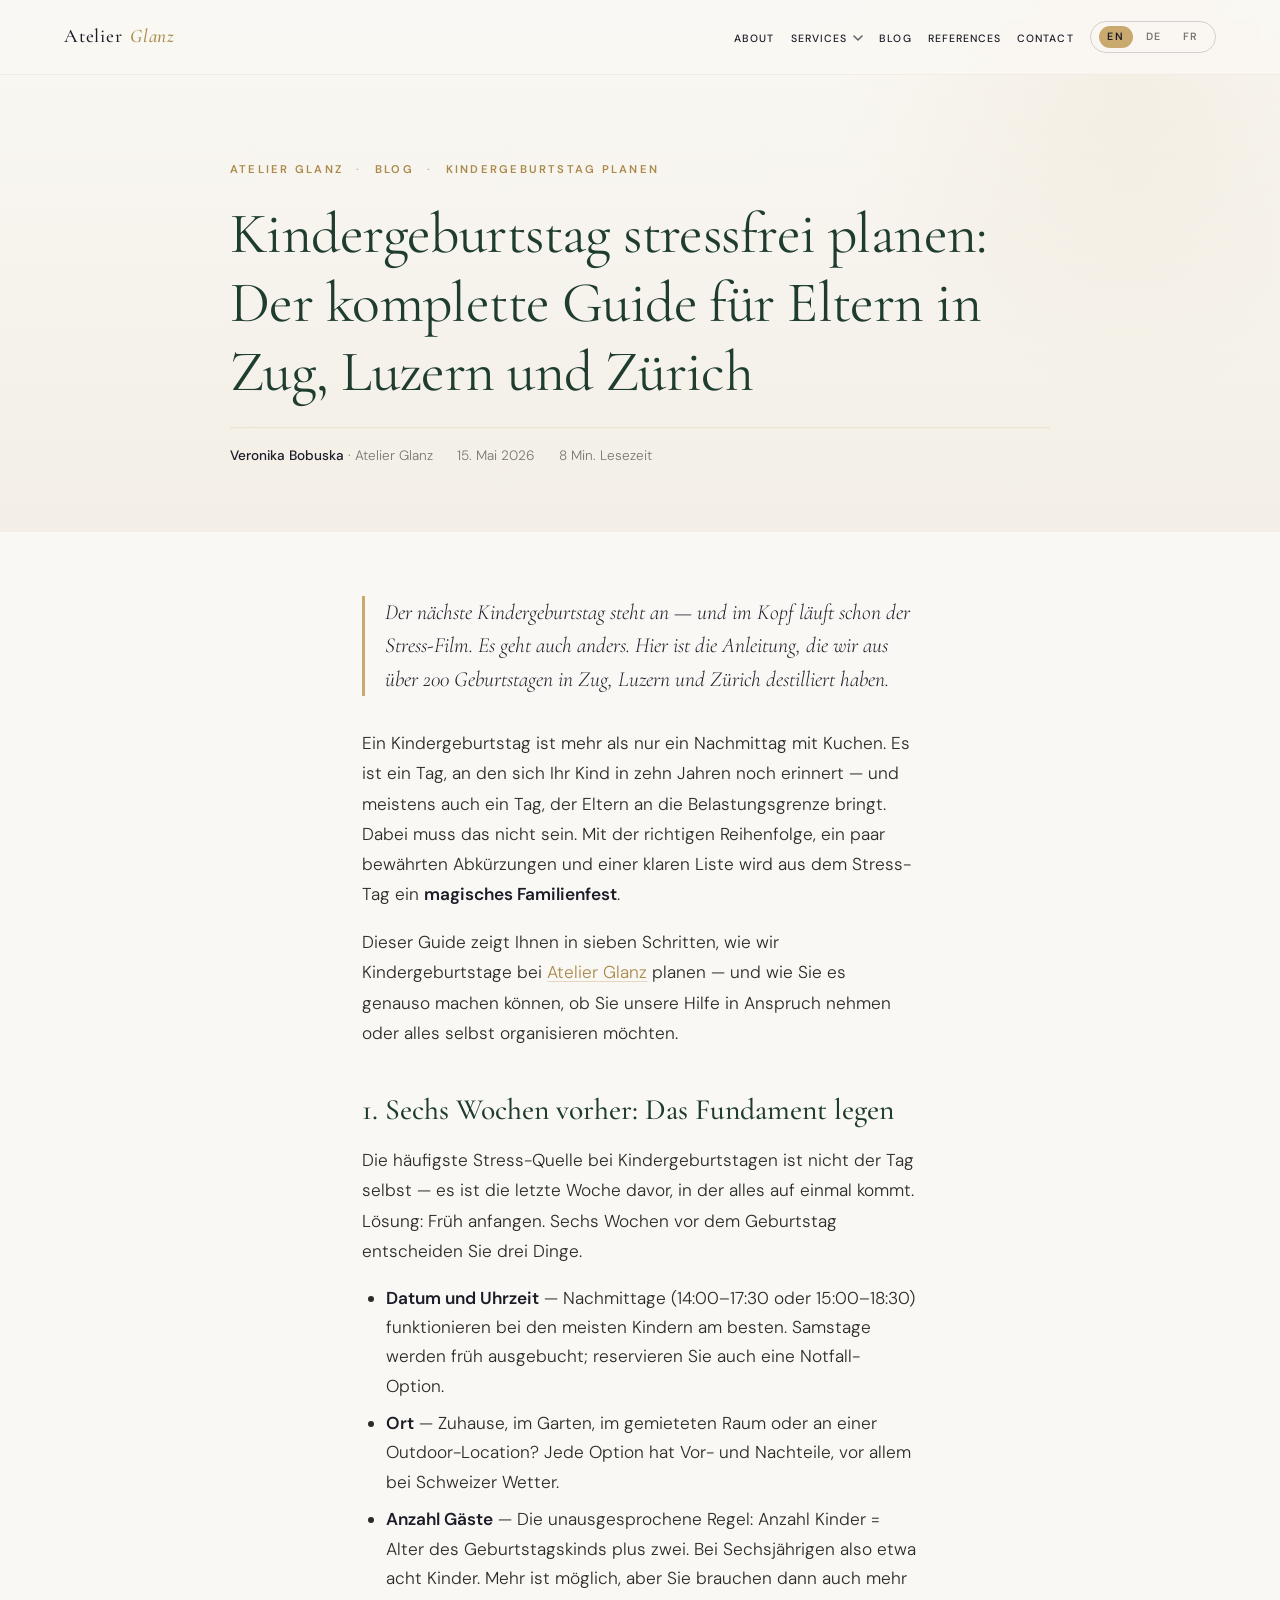
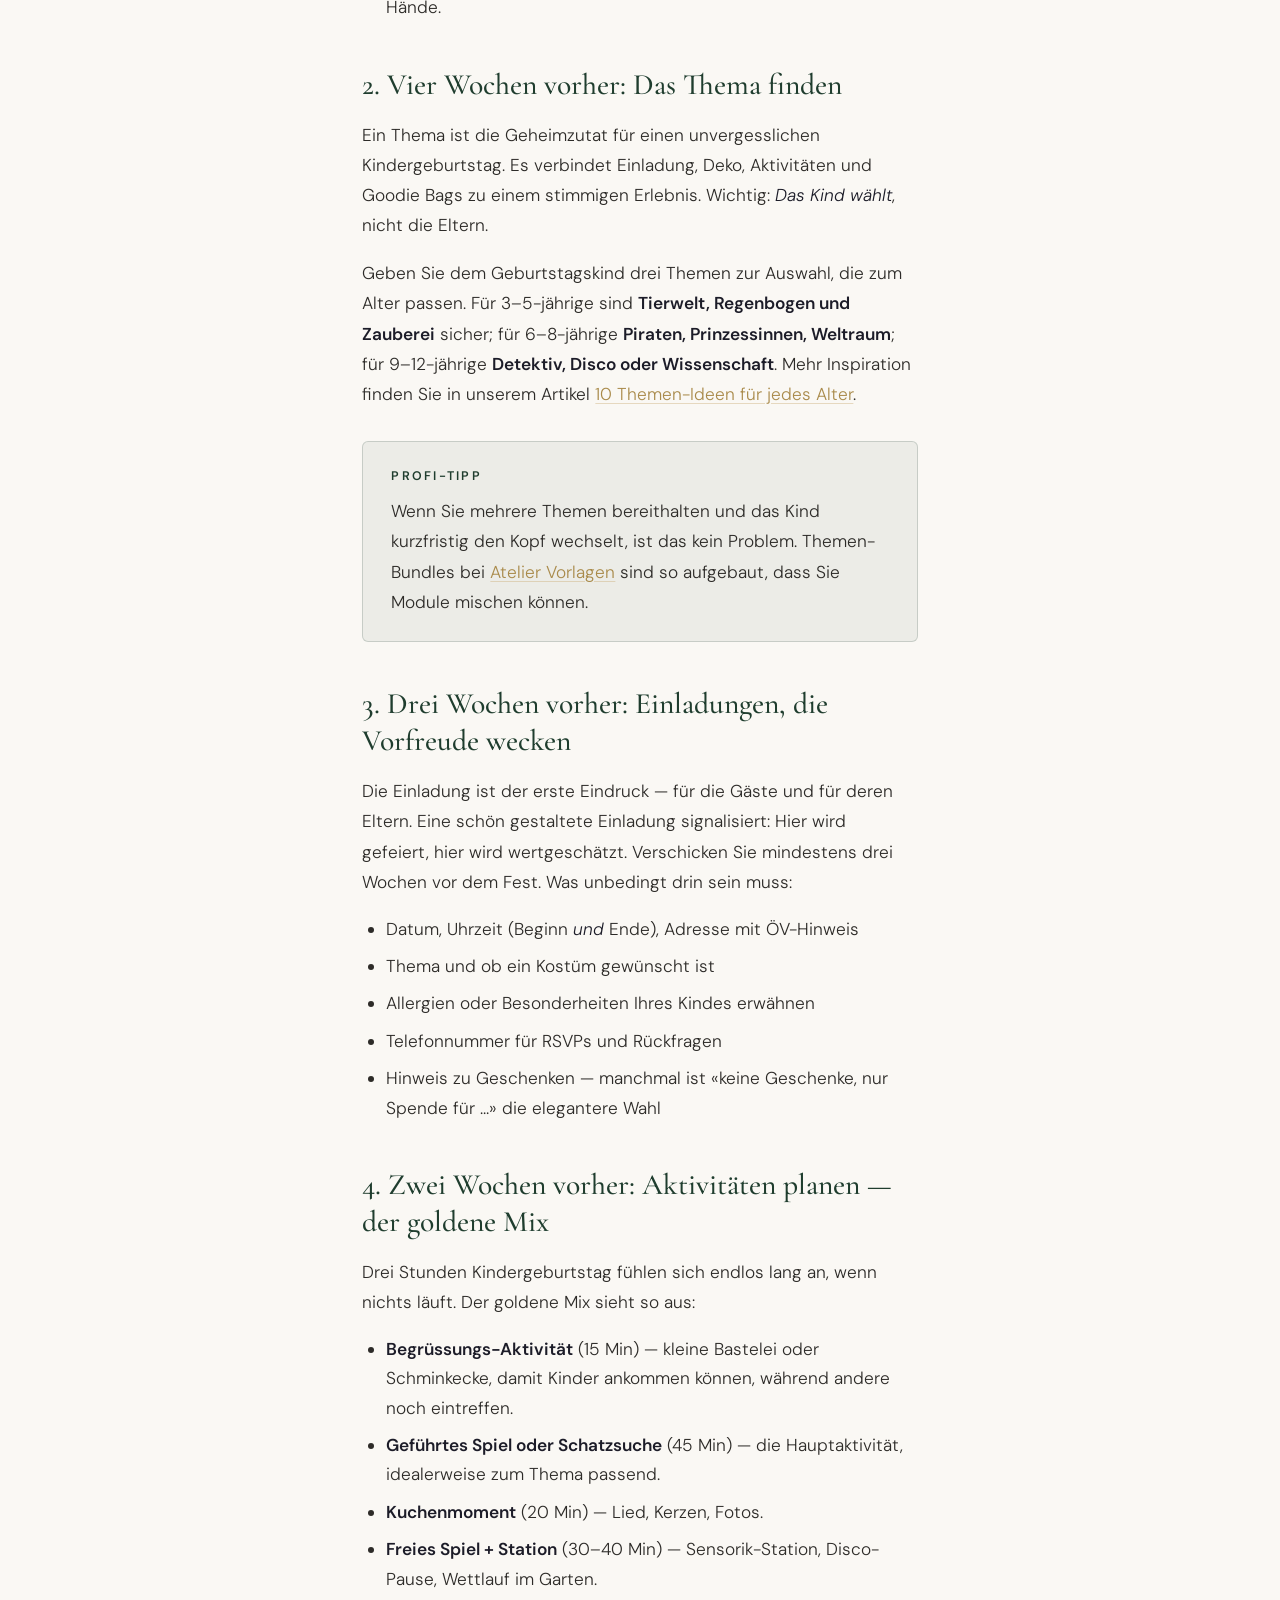
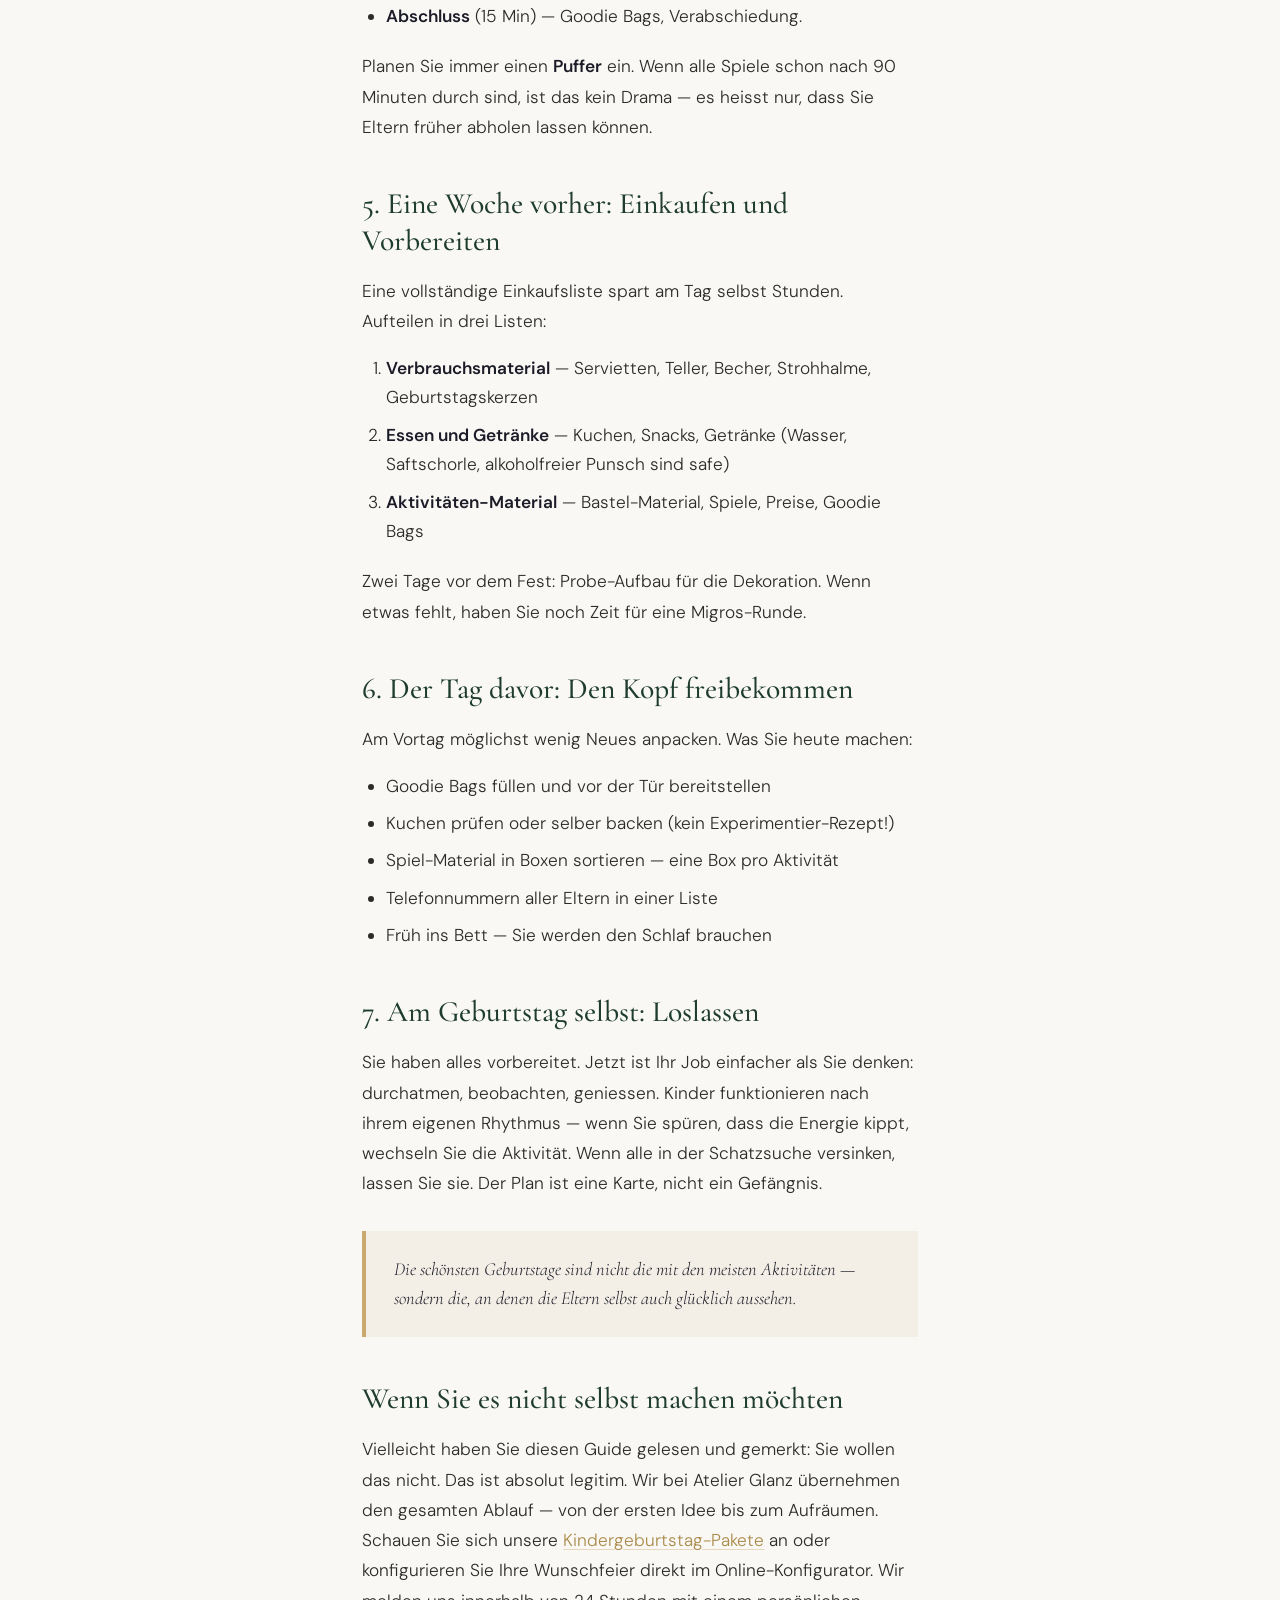
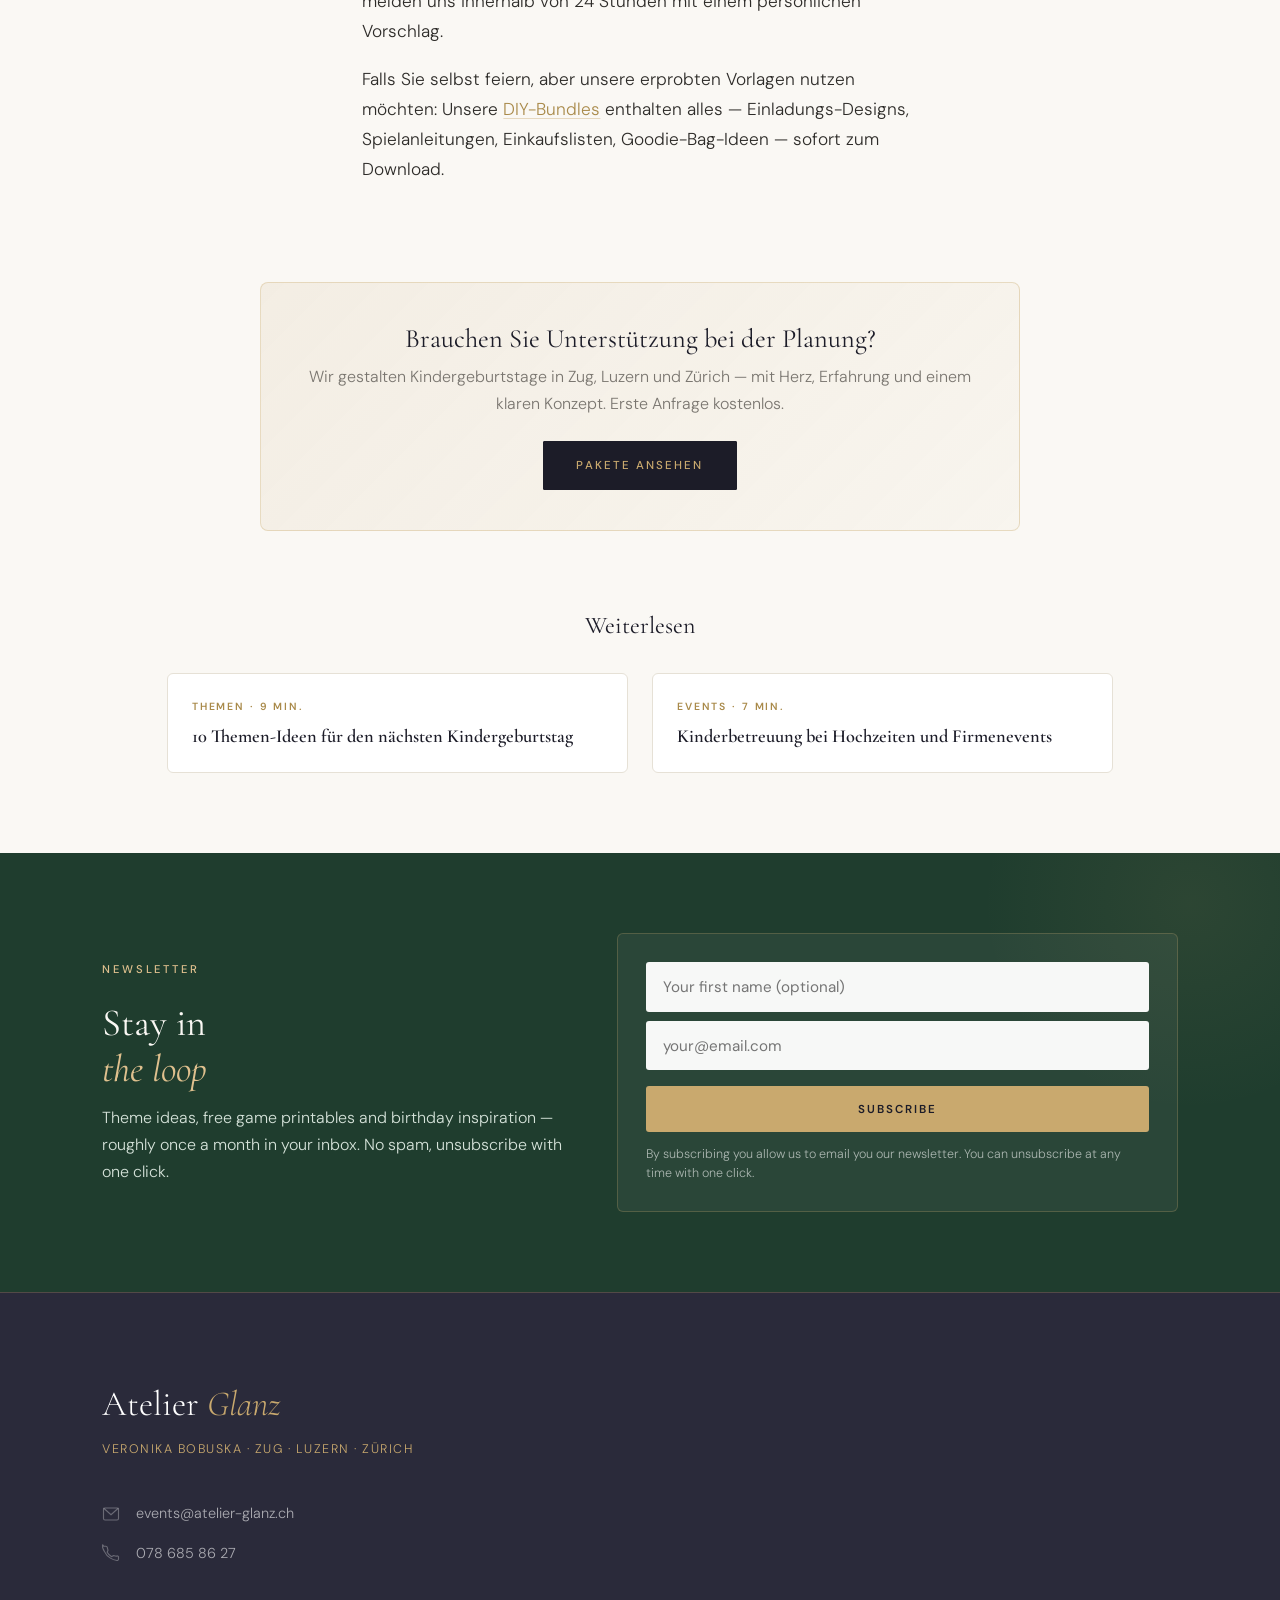
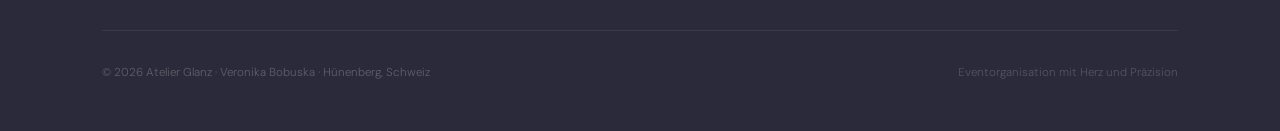
<file: blog/kindergeburtstag-planen.html>
<!DOCTYPE html>
<html lang="de">
<head>
  <meta charset="UTF-8" />
  <meta name="viewport" content="width=device-width, initial-scale=1.0" />
  <title>Kindergeburtstag stressfrei planen — Guide für Eltern in Zug, Luzern, Zürich · Atelier Glanz</title>
  <meta name="description" content="Schritt für Schritt: So planen Sie einen stressfreien Kindergeburtstag in Zug, Luzern oder Zürich. Mit Zeitplan, Themen-Tipps, Aktivitäten und Checkliste." />
  <meta name="keywords" content="kindergeburtstag planen, kindergeburtstag zug, kindergeburtstag organisieren, kindergeburtstag luzern, kindergeburtstag zürich, kinderfeier planen schweiz" />
  <link rel="canonical" href="https://atelier-glanz.ch/blog/kindergeburtstag-planen.html" />

  <meta property="og:title" content="Kindergeburtstag stressfrei planen — Komplett-Guide" />
  <meta property="og:description" content="Sieben konkrete Schritte für einen entspannten Kindergeburtstag in Zug, Luzern und Zürich." />
  <meta property="og:image" content="https://atelier-glanz.ch/images/kg-hero.jpg.jpg" />
  <meta property="og:url" content="https://atelier-glanz.ch/blog/kindergeburtstag-planen.html" />
  <meta property="og:type" content="article" />
  <meta property="article:published_time" content="2026-05-15" />
  <meta property="article:author" content="Veronika Bobuska" />
  <meta property="article:section" content="Kindergeburtstag" />
  <meta property="article:tag" content="Kindergeburtstag, Planung, Zug, Luzern, Zürich" />

  <link rel="preconnect" href="https://fonts.googleapis.com" />
  <link rel="preconnect" href="https://fonts.gstatic.com" crossorigin />
  <link href="https://fonts.googleapis.com/css2?family=Cormorant+Garamond:ital,wght@0,300;0,400;0,600;1,300;1,400&family=DM+Sans:wght@300;400;500&display=swap" rel="stylesheet" />
  <link rel="stylesheet" href="../assets/article-styles.css" />
  <link rel="stylesheet" href="../assets/newsletter.css" />

  <script type="application/ld+json">
  {
    "@context": "https://schema.org",
    "@type": "Article",
    "headline": "Kindergeburtstag stressfrei planen — Komplett-Guide für Eltern in Zug, Luzern und Zürich",
    "description": "Sieben Schritte, mit denen Sie einen entspannten Kindergeburtstag organisieren. Mit Zeitplan, Themen, Aktivitäten und Material-Liste.",
    "image": "https://atelier-glanz.ch/images/kg-hero.jpg.jpg",
    "datePublished": "2026-05-15",
    "dateModified": "2026-05-15",
    "author": {
      "@type": "Person",
      "name": "Veronika Bobuska",
      "url": "https://atelier-glanz.ch/"
    },
    "publisher": {
      "@type": "Organization",
      "name": "Atelier Glanz",
      "logo": {
        "@type": "ImageObject",
        "url": "https://atelier-glanz.ch/images/veronika.jpg"
      }
    },
    "mainEntityOfPage": {
      "@type": "WebPage",
      "@id": "https://atelier-glanz.ch/blog/kindergeburtstag-planen.html"
    }
  }
  </script>
</head>
<body>

  <nav id="nav">
    <a class="nav-logo" href="../index.html">Atelier <em>Glanz</em></a>
    <button class="nav-toggle" aria-label="Menu" aria-expanded="false" type="button">
      <span></span><span></span><span></span>
    </button>
    <ul class="nav-links">
      <li><a href="../index.html#ueber-mich" data-i18n="nav.about">Über mich</a></li>
      <li class="nav-has-dropdown">
        <button type="button" class="nav-dropdown-toggle" aria-haspopup="true" aria-expanded="false">
          <span data-i18n="nav.services">Angebote</span>
          <svg class="nav-caret" width="10" height="6" viewBox="0 0 10 6" fill="none" aria-hidden="true"><path d="M1 1l4 4 4-4" stroke="currentColor" stroke-width="1.5" stroke-linecap="round" stroke-linejoin="round"/></svg>
        </button>
        <ul class="nav-dropdown" role="menu">
          <li><a href="../kindergeburtstag.html" data-i18n="nav.kg">Kindergeburtstag</a></li>
          <li><a href="../kinderprogramm.html" data-i18n="nav.kinderprogramm">Kinderprogramm</a></li>
          <li><a href="../vorlagen.html" data-i18n="nav.vorlagen">Vorlagen</a></li>
        </ul>
      </li>
      <li><a href="../blog.html" data-i18n="nav.blog">Blog</a></li>
      <li><a href="../index.html#referenzen" data-i18n="nav.refs">Referenzen</a></li>
      <li><a href="../index.html#kontakt" data-i18n="nav.contact">Kontakt</a></li>
      <li>
        <div class="lang-switcher" role="group" aria-label="Choose language">
          <button type="button" class="lang-btn" data-lang="en">EN</button>
          <button type="button" class="lang-btn" data-lang="de">DE</button>
          <button type="button" class="lang-btn" data-lang="fr">FR</button>
        </div>
      </li>
    </ul>
  </nav>

  <header class="article-hero">
    <div class="article-hero-inner">
      <p class="breadcrumb">
        <a href="../index.html">Atelier Glanz</a>
        <span class="sep">·</span>
        <a href="../blog.html">Blog</a>
        <span class="sep">·</span> Kindergeburtstag planen
      </p>
      <h1>Kindergeburtstag stressfrei planen: Der komplette Guide für Eltern in Zug, Luzern und Zürich</h1>
      <div class="article-meta-row">
        <span><strong>Veronika Bobuska</strong> · Atelier Glanz</span>
        <span>15. Mai 2026</span>
        <span>8 Min. Lesezeit</span>
      </div>
    </div>
  </header>

  <main class="article-body">
    <p class="lead">Der nächste Kindergeburtstag steht an — und im Kopf läuft schon der Stress-Film. Es geht auch anders. Hier ist die Anleitung, die wir aus über 200 Geburtstagen in Zug, Luzern und Zürich destilliert haben.</p>

    <p>Ein Kindergeburtstag ist mehr als nur ein Nachmittag mit Kuchen. Es ist ein Tag, an den sich Ihr Kind in zehn Jahren noch erinnert — und meistens auch ein Tag, der Eltern an die Belastungsgrenze bringt. Dabei muss das nicht sein. Mit der richtigen Reihenfolge, ein paar bewährten Abkürzungen und einer klaren Liste wird aus dem Stress-Tag ein <strong>magisches Familienfest</strong>.</p>

    <p>Dieser Guide zeigt Ihnen in sieben Schritten, wie wir Kindergeburtstage bei <a href="../kindergeburtstag.html">Atelier Glanz</a> planen — und wie Sie es genauso machen können, ob Sie unsere Hilfe in Anspruch nehmen oder alles selbst organisieren möchten.</p>

    <h2>1. Sechs Wochen vorher: Das Fundament legen</h2>
    <p>Die häufigste Stress-Quelle bei Kindergeburtstagen ist nicht der Tag selbst — es ist die letzte Woche davor, in der alles auf einmal kommt. Lösung: Früh anfangen. Sechs Wochen vor dem Geburtstag entscheiden Sie drei Dinge.</p>
    <ul>
      <li><strong>Datum und Uhrzeit</strong> — Nachmittage (14:00–17:30 oder 15:00–18:30) funktionieren bei den meisten Kindern am besten. Samstage werden früh ausgebucht; reservieren Sie auch eine Notfall-Option.</li>
      <li><strong>Ort</strong> — Zuhause, im Garten, im gemieteten Raum oder an einer Outdoor-Location? Jede Option hat Vor- und Nachteile, vor allem bei Schweizer Wetter.</li>
      <li><strong>Anzahl Gäste</strong> — Die unausgesprochene Regel: Anzahl Kinder = Alter des Geburtstagskinds plus zwei. Bei Sechsjährigen also etwa acht Kinder. Mehr ist möglich, aber Sie brauchen dann auch mehr Hände.</li>
    </ul>

    <h2>2. Vier Wochen vorher: Das Thema finden</h2>
    <p>Ein Thema ist die Geheimzutat für einen unvergesslichen Kindergeburtstag. Es verbindet Einladung, Deko, Aktivitäten und Goodie Bags zu einem stimmigen Erlebnis. Wichtig: <em>Das Kind wählt</em>, nicht die Eltern.</p>
    <p>Geben Sie dem Geburtstagskind drei Themen zur Auswahl, die zum Alter passen. Für 3–5-jährige sind <strong>Tierwelt, Regenbogen und Zauberei</strong> sicher; für 6–8-jährige <strong>Piraten, Prinzessinnen, Weltraum</strong>; für 9–12-jährige <strong>Detektiv, Disco oder Wissenschaft</strong>. Mehr Inspiration finden Sie in unserem Artikel <a href="themen-ideen-kindergeburtstag.html">10 Themen-Ideen für jedes Alter</a>.</p>

    <div class="callout">
      <p class="callout-title">Profi-Tipp</p>
      <p>Wenn Sie mehrere Themen bereithalten und das Kind kurzfristig den Kopf wechselt, ist das kein Problem. Themen-Bundles bei <a href="../vorlagen.html">Atelier Vorlagen</a> sind so aufgebaut, dass Sie Module mischen können.</p>
    </div>

    <h2>3. Drei Wochen vorher: Einladungen, die Vorfreude wecken</h2>
    <p>Die Einladung ist der erste Eindruck — für die Gäste und für deren Eltern. Eine schön gestaltete Einladung signalisiert: Hier wird gefeiert, hier wird wertgeschätzt. Verschicken Sie mindestens drei Wochen vor dem Fest. Was unbedingt drin sein muss:</p>
    <ul>
      <li>Datum, Uhrzeit (Beginn <em>und</em> Ende), Adresse mit ÖV-Hinweis</li>
      <li>Thema und ob ein Kostüm gewünscht ist</li>
      <li>Allergien oder Besonderheiten Ihres Kindes erwähnen</li>
      <li>Telefonnummer für RSVPs und Rückfragen</li>
      <li>Hinweis zu Geschenken — manchmal ist «keine Geschenke, nur Spende für …» die elegantere Wahl</li>
    </ul>

    <h2>4. Zwei Wochen vorher: Aktivitäten planen — der goldene Mix</h2>
    <p>Drei Stunden Kindergeburtstag fühlen sich endlos lang an, wenn nichts läuft. Der goldene Mix sieht so aus:</p>
    <ul>
      <li><strong>Begrüssungs-Aktivität</strong> (15 Min) — kleine Bastelei oder Schminkecke, damit Kinder ankommen können, während andere noch eintreffen.</li>
      <li><strong>Geführtes Spiel oder Schatzsuche</strong> (45 Min) — die Hauptaktivität, idealerweise zum Thema passend.</li>
      <li><strong>Kuchenmoment</strong> (20 Min) — Lied, Kerzen, Fotos.</li>
      <li><strong>Freies Spiel + Station</strong> (30–40 Min) — Sensorik-Station, Disco-Pause, Wettlauf im Garten.</li>
      <li><strong>Abschluss</strong> (15 Min) — Goodie Bags, Verabschiedung.</li>
    </ul>
    <p>Planen Sie immer einen <strong>Puffer</strong> ein. Wenn alle Spiele schon nach 90 Minuten durch sind, ist das kein Drama — es heisst nur, dass Sie Eltern früher abholen lassen können.</p>

    <h2>5. Eine Woche vorher: Einkaufen und Vorbereiten</h2>
    <p>Eine vollständige Einkaufsliste spart am Tag selbst Stunden. Aufteilen in drei Listen:</p>
    <ol>
      <li><strong>Verbrauchsmaterial</strong> — Servietten, Teller, Becher, Strohhalme, Geburtstagskerzen</li>
      <li><strong>Essen und Getränke</strong> — Kuchen, Snacks, Getränke (Wasser, Saftschorle, alkoholfreier Punsch sind safe)</li>
      <li><strong>Aktivitäten-Material</strong> — Bastel-Material, Spiele, Preise, Goodie Bags</li>
    </ol>
    <p>Zwei Tage vor dem Fest: Probe-Aufbau für die Dekoration. Wenn etwas fehlt, haben Sie noch Zeit für eine Migros-Runde.</p>

    <h2>6. Der Tag davor: Den Kopf freibekommen</h2>
    <p>Am Vortag möglichst wenig Neues anpacken. Was Sie heute machen:</p>
    <ul>
      <li>Goodie Bags füllen und vor der Tür bereitstellen</li>
      <li>Kuchen prüfen oder selber backen (kein Experimentier-Rezept!)</li>
      <li>Spiel-Material in Boxen sortieren — eine Box pro Aktivität</li>
      <li>Telefonnummern aller Eltern in einer Liste</li>
      <li>Früh ins Bett — Sie werden den Schlaf brauchen</li>
    </ul>

    <h2>7. Am Geburtstag selbst: Loslassen</h2>
    <p>Sie haben alles vorbereitet. Jetzt ist Ihr Job einfacher als Sie denken: durchatmen, beobachten, geniessen. Kinder funktionieren nach ihrem eigenen Rhythmus — wenn Sie spüren, dass die Energie kippt, wechseln Sie die Aktivität. Wenn alle in der Schatzsuche versinken, lassen Sie sie. Der Plan ist eine Karte, nicht ein Gefängnis.</p>

    <blockquote>
      Die schönsten Geburtstage sind nicht die mit den meisten Aktivitäten — sondern die, an denen die Eltern selbst auch glücklich aussehen.
    </blockquote>

    <h2>Wenn Sie es nicht selbst machen möchten</h2>
    <p>Vielleicht haben Sie diesen Guide gelesen und gemerkt: Sie wollen das nicht. Das ist absolut legitim. Wir bei Atelier Glanz übernehmen den gesamten Ablauf — von der ersten Idee bis zum Aufräumen. Schauen Sie sich unsere <a href="../kindergeburtstag.html">Kindergeburtstag-Pakete</a> an oder konfigurieren Sie Ihre Wunschfeier direkt im Online-Konfigurator. Wir melden uns innerhalb von 24 Stunden mit einem persönlichen Vorschlag.</p>

    <p>Falls Sie selbst feiern, aber unsere erprobten Vorlagen nutzen möchten: Unsere <a href="../vorlagen.html">DIY-Bundles</a> enthalten alles — Einladungs-Designs, Spielanleitungen, Einkaufslisten, Goodie-Bag-Ideen — sofort zum Download.</p>
  </main>

  <div class="article-cta-block">
    <h3>Brauchen Sie Unterstützung bei der Planung?</h3>
    <p>Wir gestalten Kindergeburtstage in Zug, Luzern und Zürich — mit Herz, Erfahrung und einem klaren Konzept. Erste Anfrage kostenlos.</p>
    <a class="btn btn-primary" href="../kindergeburtstag.html">Pakete ansehen</a>
  </div>

  <section class="related-articles">
    <h3>Weiterlesen</h3>
    <div class="related-grid">
      <a href="themen-ideen-kindergeburtstag.html" class="related-card">
        <p class="article-meta">Themen · 9 Min.</p>
        <h4>10 Themen-Ideen für den nächsten Kindergeburtstag</h4>
      </a>
      <a href="kinderbetreuung-bei-hochzeiten.html" class="related-card">
        <p class="article-meta">Events · 7 Min.</p>
        <h4>Kinderbetreuung bei Hochzeiten und Firmenevents</h4>
      </a>
    </div>
  </section>

  <section id="newsletter">
    <div class="nl-inner">
      <div class="nl-text">
        <span class="section-label" data-i18n="nl.label">Newsletter</span>
        <h2 data-i18n-html="nl.h2.html">Bleiben Sie<br /><em>auf dem Laufenden</em></h2>
        <p data-i18n="nl.p">Themen-Ideen, kostenlose Spielanleitungen und Geburtstags-Inspiration — etwa einmal im Monat in Ihrem Posteingang. Kein Spam, jederzeit abbestellbar.</p>
      </div>
      <form class="nl-form" action="https://api.web3forms.com/submit" method="POST" novalidate>
        <input type="hidden" name="access_key" value="c96da7b4-269f-4fea-979a-68f6e0f2f244" />
        <input type="hidden" name="subject" value="Newsletter-Anmeldung — Atelier Glanz" />
        <input type="hidden" name="from_name" value="Atelier Glanz Newsletter" />
        <input type="checkbox" name="botcheck" class="hp-field" tabindex="-1" autocomplete="off" />
        <div class="nl-input-row">
          <input type="text" name="firstname" placeholder="Ihr Vorname (optional)" data-i18n-attr="placeholder:nl.firstname.placeholder" autocomplete="given-name" />
          <input type="email" name="email" placeholder="ihre@email.ch" data-i18n-attr="placeholder:nl.placeholder" required autocomplete="email" />
          <button type="submit" data-i18n="nl.button">Abonnieren</button>
        </div>
        <p class="nl-privacy" data-i18n="nl.privacy">Mit der Anmeldung stimmen Sie zu, dass wir Ihre E-Mail für unseren Newsletter verwenden. Abmelden ist jederzeit per Klick möglich.</p>
      </form>
      <div class="nl-success" hidden role="status" aria-live="polite" data-i18n="nl.success">Danke! Wir melden uns bald.</div>
    </div>
  </section>

  <footer>
    <div>
      <p class="footer-name">Atelier <em style="color:var(--gold);font-style:italic;">Glanz</em></p>
      <p class="footer-tagline">Veronika Bobuska · Zug · Luzern · Zürich</p>
      <div class="footer-contact-items">
        <a class="footer-contact-item" href="mailto:events@atelier-glanz.ch">
          <svg class="icon" viewBox="0 0 24 24" fill="none" stroke="currentColor" stroke-width="1.5"><rect x="2" y="4" width="20" height="16" rx="2"/><polyline points="2,4 12,13 22,4"/></svg>
          events@atelier-glanz.ch
        </a>
        <a class="footer-contact-item" href="tel:+41786858627">
          <svg class="icon" viewBox="0 0 24 24" fill="none" stroke="currentColor" stroke-width="1.5"><path d="M22 16.92v3a2 2 0 0 1-2.18 2 19.79 19.79 0 0 1-8.63-3.07A19.5 19.5 0 0 1 3.15 9.81a19.79 19.79 0 0 1-3.07-8.63A2 2 0 0 1 2.11 3h3a2 2 0 0 1 2 1.72c.127.96.361 1.903.7 2.81a2 2 0 0 1-.45 2.11L6.91 10.9a16 16 0 0 0 6 6l1.27-.89a2 2 0 0 1 2.11-.45 12.84 12.84 0 0 0 2.81.7A2 2 0 0 1 22 16.92z"/></svg>
          078 685 86 27
        </a>
      </div>
    </div>
    <div class="footer-bottom">
      <p class="footer-copy">© 2026 Atelier Glanz · Veronika Bobuska · Hünenberg, Schweiz</p>
      <p class="footer-made">Eventorganisation mit Herz und Präzision</p>
    </div>
  </footer>

  <script src="../assets/i18n.js"></script>
  <script src="../assets/newsletter.js" defer></script>
  <script>
    const nav = document.getElementById('nav');
    window.addEventListener('scroll', () => nav.classList.toggle('scrolled', window.scrollY > 60), { passive: true });
    const t = document.querySelector('.nav-toggle');
    const l = document.querySelector('.nav-links');
    if (t && l) {
      t.addEventListener('click', () => {
        const open = l.classList.toggle('open');
        nav.classList.toggle('menu-open', open);
        t.setAttribute('aria-expanded', open ? 'true' : 'false');
      });
      l.querySelectorAll('a').forEach(a => a.addEventListener('click', () => {
        l.classList.remove('open');
        nav.classList.remove('menu-open');
        t.setAttribute('aria-expanded', 'false');
      }));
    }
    document.querySelectorAll('.nav-dropdown-toggle').forEach(btn => {
      const menu = btn.nextElementSibling;
      if (!menu || !menu.classList.contains('nav-dropdown')) return;
      btn.addEventListener('click', (e) => {
        e.preventDefault(); e.stopPropagation();
        const opened = menu.classList.toggle('open');
        btn.setAttribute('aria-expanded', opened ? 'true' : 'false');
      });
    });
    document.addEventListener('click', (e) => {
      document.querySelectorAll('.nav-dropdown.open').forEach(menu => {
        if (!menu.parentElement.contains(e.target)) {
          menu.classList.remove('open');
          const b = menu.previousElementSibling;
          if (b) b.setAttribute('aria-expanded', 'false');
        }
      });
    });
  </script>
</body>
</html>
</file>
<file: assets/newsletter.css>
/* ─── Newsletter section ────────────────────────────────────────
   Drop-in stylesheet — assumes the same CSS custom properties
   (--forest, --gold, --cream, --charcoal, --gold-lt, --forest-lt,
    --sage) defined on the host page.
   ────────────────────────────────────────────────────────────── */
#newsletter {
  background: var(--forest, #1f3d2e);
  color: var(--cream, #faf8f4);
  padding: 5rem 8vw;
  position: relative;
  overflow: hidden;
}
#newsletter::before {
  content: '';
  position: absolute;
  top: -160px; right: -120px;
  width: 420px; height: 420px;
  border-radius: 50%;
  background: radial-gradient(circle, rgba(201,169,110,0.08) 0%, transparent 70%);
  pointer-events: none;
}
.nl-inner {
  max-width: 1100px;
  margin: 0 auto;
  display: grid;
  grid-template-columns: 1fr 1.2fr;
  gap: 3rem;
  align-items: center;
  position: relative;
  z-index: 1;
}
.nl-text .section-label {
  color: var(--gold-lt, #dfc08e);
  margin-bottom: 1.25rem;
  font-size: 0.7rem;
  font-weight: 500;
  letter-spacing: 0.25em;
  text-transform: uppercase;
  display: block;
}
.nl-text h2 {
  font-family: 'Cormorant Garamond', serif;
  font-size: clamp(2rem, 3vw, 2.8rem);
  color: var(--cream, #faf8f4);
  font-weight: 400;
  line-height: 1.2;
  margin-bottom: 0.75rem;
}
.nl-text h2 em { color: var(--gold-lt, #dfc08e); font-style: italic; }
.nl-text p {
  color: var(--forest-lt, #d6e3da);
  font-size: 1rem;
  line-height: 1.7;
  max-width: 460px;
}
.nl-form {
  background: rgba(255,255,255,0.05);
  border: 1px solid rgba(201,169,110,0.25);
  border-radius: 6px;
  padding: 1.75rem;
}
.nl-input-row {
  display: flex;
  flex-direction: column;
  gap: 0.6rem;
}
.nl-input-row input[type="text"],
.nl-input-row input[type="email"] {
  width: 100%;
  padding: 0.85rem 1rem;
  background: rgba(255,255,255,0.96);
  border: 1px solid transparent;
  border-radius: 3px;
  font-family: 'DM Sans', sans-serif;
  font-size: 0.95rem;
  color: var(--charcoal, #1c1c28);
  transition: box-shadow 0.2s;
}
.nl-input-row input:focus {
  outline: none;
  box-shadow: 0 0 0 2px rgba(201,169,110,0.6);
}
.nl-input-row button {
  margin-top: 0.4rem;
  padding: 0.95rem 1.5rem;
  background: var(--gold, #c9a96e);
  color: var(--charcoal, #1c1c28);
  border: 0;
  border-radius: 3px;
  font-family: 'DM Sans', sans-serif;
  font-size: 0.72rem;
  font-weight: 600;
  letter-spacing: 0.18em;
  text-transform: uppercase;
  cursor: pointer;
  transition: all 0.3s ease;
}
.nl-input-row button:hover {
  background: var(--gold-lt, #dfc08e);
  transform: translateY(-1px);
  box-shadow: 0 8px 20px rgba(201,169,110,0.3);
}
.nl-input-row button:disabled { opacity: 0.6; cursor: not-allowed; transform: none; }
.nl-privacy {
  margin-top: 0.85rem;
  font-size: 0.78rem;
  color: rgba(255,255,255,0.6);
  line-height: 1.5;
}
.nl-success {
  margin: 1.25rem auto 0;
  padding: 1.25rem 1.5rem;
  background: rgba(138, 158, 140, 0.2);
  border-left: 3px solid var(--sage, #8a9e8c);
  border-radius: 3px;
  color: var(--cream, #faf8f4);
  max-width: 640px;
  text-align: center;
  font-size: 0.95rem;
  line-height: 1.55;
  grid-column: 1 / -1;
}
.hp-field { display: none !important; }

@media (max-width: 760px) {
  .nl-inner { grid-template-columns: 1fr; gap: 1.75rem; text-align: left; }
  .nl-text p { max-width: none; }
  .nl-form { padding: 1.5rem 1.25rem; }
  #newsletter { padding: 4rem 6vw; }
}
</file>
<file: assets/article-styles.css>
/* Shared styles for Atelier Glanz blog articles.
   Each article HTML in /blog/ just includes this stylesheet. */
*, *::before, *::after { box-sizing: border-box; margin: 0; padding: 0; }
:root {
  --charcoal:#1c1c28; --charcoal-md:#2a2a3a; --charcoal-lt:#3d3d52;
  --gold:#c9a96e; --gold-deep:#a98a4a; --gold-lt:#dfc08e;
  --forest:#1f3d2e; --forest-md:#2e5641; --forest-lt:#d6e3da;
  --cream:#faf8f4; --cream-deep:#f3efe6;
  --warm-grey:#b8b4ac; --text-main:#2d2b28; --text-muted:#7a7670;
  --sage:#8a9e8c; --white:#ffffff; --line:#e6e1d6;
}
html { scroll-behavior: smooth; font-size: 16px; }
body {
  font-family: 'DM Sans', sans-serif; font-weight: 300;
  color: var(--text-main); background: var(--cream);
  line-height: 1.75; overflow-x: hidden;
}
a { color: inherit; text-decoration: none; }
h1, h2, h3, h4 { font-family: 'Cormorant Garamond', serif; font-weight: 400; line-height: 1.25; }

/* ─── Nav (identical to all other pages) ─── */
nav {
  position: fixed; top: 0; left: 0; right: 0; z-index: 100;
  display: flex; align-items: center; justify-content: space-between;
  padding: 1.25rem 5vw;
  background: rgba(250, 248, 244, 0.92);
  backdrop-filter: blur(8px); -webkit-backdrop-filter: blur(8px);
  border-bottom: 1px solid rgba(201,169,110,0.15);
  transition: background 0.4s ease, box-shadow 0.4s ease;
}
nav.scrolled {
  background: rgba(28, 28, 40, 0.98);
  box-shadow: 0 1px 0 rgba(201, 169, 110, 0.25);
  border-bottom-color: transparent;
}
.nav-logo {
  font-family: 'Cormorant Garamond', serif; font-size: 1.4rem;
  color: var(--charcoal); letter-spacing: 0.04em; font-weight: 500;
}
.nav-logo em { font-style: italic; color: var(--gold-deep); margin-left: 0.15em; }
nav.scrolled .nav-logo { color: var(--white); }
nav.scrolled .nav-logo em { color: var(--gold); }
.nav-toggle {
  display: none; background: transparent;
  border: 1px solid rgba(28,28,40,0.25); border-radius: 3px;
  width: 38px; height: 38px; padding: 0; cursor: pointer;
  flex-direction: column; align-items: center; justify-content: center; gap: 4px;
}
nav.scrolled .nav-toggle { border-color: rgba(255,255,255,0.3); }
.nav-toggle span { width: 18px; height: 1.5px; background: var(--charcoal); transition: transform 0.3s, opacity 0.3s, background 0.3s; }
nav.scrolled .nav-toggle span { background: var(--white); }
.nav-toggle[aria-expanded="true"] span:nth-child(1) { transform: translateY(5.5px) rotate(45deg); }
.nav-toggle[aria-expanded="true"] span:nth-child(2) { opacity: 0; }
.nav-toggle[aria-expanded="true"] span:nth-child(3) { transform: translateY(-5.5px) rotate(-45deg); }
.nav-links { display: flex; gap: 1.4rem; list-style: none; align-items: center; flex-wrap: wrap; justify-content: flex-end; }
.nav-links a {
  font-size: 0.72rem; letter-spacing: 0.12em; text-transform: uppercase;
  color: var(--charcoal); transition: color 0.25s; font-weight: 500; white-space: nowrap;
}
nav.scrolled .nav-links a { color: rgba(255,255,255,0.9); }
.nav-links a:hover { color: var(--gold); }
@media (min-width: 901px) and (max-width: 1280px) {
  .nav-links { gap: 1rem; }
  .nav-links a { font-size: 0.66rem; letter-spacing: 0.1em; }
  .nav-logo { font-size: 1.2rem; }
}

/* ── Dropdown (Angebote) ── */
.nav-has-dropdown { position: relative; }
.nav-dropdown-toggle {
  background: transparent; border: 0; cursor: pointer;
  display: inline-flex; align-items: center; gap: 0.4rem;
  font-family: 'DM Sans', sans-serif;
  font-size: 0.72rem; letter-spacing: 0.12em; text-transform: uppercase;
  color: var(--charcoal); font-weight: 500; padding: 0;
  white-space: nowrap; transition: color 0.25s;
}
nav.scrolled .nav-dropdown-toggle { color: rgba(255,255,255,0.9); }
.nav-dropdown-toggle:hover { color: var(--gold); }
.nav-caret { transition: transform 0.25s; opacity: 0.7; }
.nav-dropdown-toggle[aria-expanded="true"] .nav-caret,
.nav-has-dropdown:hover .nav-caret { transform: rotate(180deg); }
.nav-dropdown {
  position: absolute; top: calc(100% + 0.7rem); left: -0.6rem;
  background: #1c1c28;
  border: 1px solid rgba(201,169,110,0.25);
  border-radius: 4px; box-shadow: 0 16px 40px rgba(0,0,0,0.3);
  padding: 0.4rem 0; min-width: 230px; list-style: none;
  opacity: 0; visibility: hidden; transform: translateY(-6px);
  transition: opacity 0.2s, transform 0.2s, visibility 0.2s;
  z-index: 110;
}
.nav-has-dropdown:hover .nav-dropdown,
.nav-has-dropdown:focus-within .nav-dropdown,
.nav-dropdown.open { opacity: 1; visibility: visible; transform: translateY(0); }
.nav-dropdown li { width: 100%; }
.nav-dropdown a {
  display: block; padding: 0.7rem 1.2rem;
  font-size: 0.7rem; letter-spacing: 0.12em;
  text-transform: uppercase;
  color: rgba(255,255,255,0.85);
  font-weight: 500;
  transition: background 0.2s, color 0.2s;
  white-space: nowrap;
}
.nav-dropdown a:hover { background: rgba(201,169,110,0.12); color: var(--gold); }
@media (min-width: 901px) and (max-width: 1280px) {
  .nav-dropdown-toggle { font-size: 0.66rem; letter-spacing: 0.1em; }
}

.lang-switcher {
  display: inline-flex; gap: 0.25rem; align-items: center;
  padding: 0.25rem 0.5rem;
  border: 1px solid rgba(28,28,40,0.18); border-radius: 100px;
}
nav.scrolled .lang-switcher { border-color: rgba(255,255,255,0.18); }
.lang-btn {
  background: transparent; border: 0; cursor: pointer;
  font-family: 'DM Sans', sans-serif;
  font-size: 0.66rem; font-weight: 600;
  letter-spacing: 0.12em; text-transform: uppercase;
  padding: 0.3rem 0.55rem; border-radius: 100px;
  color: var(--text-muted); transition: all 0.2s ease;
}
nav.scrolled .lang-btn { color: rgba(255,255,255,0.55); }
.lang-btn:hover { color: var(--charcoal); }
nav.scrolled .lang-btn:hover { color: var(--white); }
.lang-btn.active { background: var(--gold); color: var(--charcoal); }

/* ─── Article hero ─── */
.article-hero {
  padding: 10rem 8vw 4rem;
  background: linear-gradient(180deg, var(--cream) 0%, var(--cream-deep) 100%);
  position: relative; overflow: hidden;
}
.article-hero::before {
  content: ''; position: absolute;
  top: -200px; right: -150px;
  width: 600px; height: 600px;
  border-radius: 50%;
  background: radial-gradient(circle, rgba(201,169,110,0.10) 0%, transparent 70%);
  pointer-events: none;
}
.article-hero-inner { max-width: 820px; margin: 0 auto; position: relative; z-index: 1; }
.breadcrumb {
  font-size: 0.7rem; letter-spacing: 0.2em; text-transform: uppercase;
  color: var(--gold-deep); font-weight: 600;
  margin-bottom: 1.25rem;
}
.breadcrumb a { color: var(--gold-deep); transition: color 0.25s; }
.breadcrumb a:hover { color: var(--charcoal); }
.breadcrumb .sep { color: var(--warm-grey); margin: 0 0.5rem; }
.article-hero h1 {
  font-size: clamp(2.2rem, 4.5vw, 3.8rem);
  color: var(--forest); margin-bottom: 1.25rem;
  font-weight: 400; letter-spacing: -0.01em; line-height: 1.2;
}
.article-meta-row {
  display: flex; gap: 1.5rem; flex-wrap: wrap;
  font-size: 0.85rem; color: var(--text-muted);
  padding-top: 1rem; border-top: 1px solid rgba(201,169,110,0.2);
}
.article-meta-row strong { color: var(--charcoal); font-weight: 500; }

/* ─── Article body ─── */
.article-body {
  max-width: 760px; margin: 0 auto;
  padding: 4rem 8vw 5rem;
  font-size: 1.08rem;
}
.article-body .lead {
  font-family: 'Cormorant Garamond', serif; font-style: italic;
  font-size: 1.35rem; line-height: 1.55;
  color: var(--charcoal); margin-bottom: 2rem;
  padding-left: 1.25rem;
  border-left: 3px solid var(--gold);
}
.article-body h2 {
  font-size: 1.85rem; color: var(--forest);
  margin: 2.75rem 0 1rem; font-weight: 500;
}
.article-body h3 {
  font-size: 1.35rem; color: var(--charcoal);
  margin: 2rem 0 0.75rem; font-weight: 600;
}
.article-body p { margin-bottom: 1.1rem; line-height: 1.75; color: var(--text-main); }
.article-body ul, .article-body ol {
  margin: 0 0 1.25rem 1.5rem;
  color: var(--text-main); line-height: 1.7;
}
.article-body li { margin-bottom: 0.5rem; }
.article-body strong { color: var(--charcoal); font-weight: 600; }
.article-body em { font-style: italic; color: var(--charcoal); }
.article-body a:not(.btn) {
  color: var(--gold-deep); text-decoration: underline;
  text-decoration-color: rgba(201,169,110,0.4); text-underline-offset: 3px;
  transition: color 0.25s, text-decoration-color 0.25s;
}
.article-body a:not(.btn):hover { color: var(--charcoal); text-decoration-color: var(--gold); }
.article-body blockquote {
  background: var(--cream-deep);
  border-left: 4px solid var(--gold);
  padding: 1.5rem 1.75rem;
  margin: 2rem 0;
  font-family: 'Cormorant Garamond', serif;
  font-style: italic; font-size: 1.15rem;
  color: var(--charcoal); line-height: 1.6;
}
.article-body .callout {
  background: rgba(31,61,46,0.06);
  border: 1px solid rgba(31,61,46,0.18);
  border-radius: 6px;
  padding: 1.5rem 1.75rem;
  margin: 2rem 0;
}
.article-body .callout p:last-child { margin-bottom: 0; }
.article-body .callout-title {
  font-family: 'DM Sans', sans-serif;
  font-size: 0.78rem; letter-spacing: 0.18em;
  text-transform: uppercase; color: var(--forest);
  font-weight: 600; margin-bottom: 0.5rem;
}

/* End-of-article CTA */
.article-cta-block {
  max-width: 760px; margin: 0 auto 5rem;
  padding: 2.5rem 2rem;
  background: linear-gradient(135deg, rgba(201,169,110,0.12) 0%, rgba(201,169,110,0.04) 100%);
  border: 1px solid rgba(201,169,110,0.35);
  border-radius: 8px;
  text-align: center;
}
.article-cta-block h3 {
  font-size: 1.65rem; color: var(--charcoal); margin-bottom: 0.5rem;
}
.article-cta-block p {
  color: var(--text-muted); margin-bottom: 1.5rem;
  line-height: 1.65;
}
.btn {
  display: inline-flex; align-items: center; gap: 0.5rem;
  padding: 0.85rem 2rem;
  font-family: 'DM Sans', sans-serif;
  font-size: 0.72rem; font-weight: 500;
  letter-spacing: 0.18em; text-transform: uppercase;
  border-radius: 1px; transition: all 0.3s ease;
  border: 1px solid transparent;
}
.btn-primary {
  background: var(--charcoal); color: var(--gold);
  border-color: var(--charcoal);
}
.btn-primary:hover {
  background: var(--gold); color: var(--charcoal);
  border-color: var(--gold); transform: translateY(-2px);
  box-shadow: 0 8px 20px rgba(201,169,110,0.25);
}

/* Related articles */
.related-articles {
  max-width: 1100px; margin: 0 auto 5rem;
  padding: 0 6vw;
}
.related-articles h3 {
  text-align: center; font-size: 1.5rem;
  margin-bottom: 2rem; color: var(--charcoal);
}
.related-grid {
  display: grid; gap: 1.5rem;
  grid-template-columns: repeat(auto-fit, minmax(260px, 1fr));
}
.related-card {
  background: var(--white); border: 1px solid var(--line);
  border-radius: 6px; padding: 1.5rem;
  transition: all 0.3s ease;
}
.related-card:hover {
  transform: translateY(-3px);
  border-color: rgba(201,169,110,0.4);
  box-shadow: 0 12px 30px rgba(28,28,40,0.06);
}
.related-card .article-meta {
  font-size: 0.65rem; letter-spacing: 0.18em;
  text-transform: uppercase; color: var(--gold-deep);
  font-weight: 600; margin-bottom: 0.5rem;
}
.related-card h4 {
  font-size: 1.15rem; color: var(--charcoal);
  font-weight: 600; line-height: 1.3;
}

/* Footer */
footer {
  background: var(--charcoal-md); padding: 5rem 8vw 3rem;
  border-top: 1px solid rgba(201,169,110,0.25);
}
.footer-name {
  font-family: 'Cormorant Garamond', serif;
  font-size: 2.2rem; color: var(--white); margin-bottom: 0.3rem;
}
.footer-tagline {
  font-size: 0.78rem; letter-spacing: 0.12em;
  text-transform: uppercase; color: var(--gold); margin-bottom: 2.5rem;
}
.footer-contact-items { display: flex; flex-direction: column; gap: 0.9rem; }
.footer-contact-item {
  display: flex; align-items: center; gap: 1rem;
  font-size: 0.9rem; color: rgba(255,255,255,0.6);
  transition: color 0.25s;
}
.footer-contact-item:hover { color: var(--gold); }
.footer-contact-item .icon { width: 18px; height: 18px; opacity: 0.5; flex-shrink: 0; }
.footer-bottom {
  border-top: 1px solid rgba(255,255,255,0.07);
  padding-top: 2rem; margin-top: 4rem;
  display: flex; justify-content: space-between;
  align-items: center; gap: 1rem; flex-wrap: wrap;
}
.footer-copy { font-size: 0.72rem; color: rgba(255,255,255,0.25); }
.footer-made { font-size: 0.72rem; color: rgba(255,255,255,0.2); }

/* Mobile */
@media (max-width: 900px) {
  nav { padding: 1rem 5vw; }
  nav.menu-open {
    background: #1c1c28 !important;
    backdrop-filter: none !important;
    -webkit-backdrop-filter: none !important;
    box-shadow: 0 1px 0 rgba(201,169,110,0.2);
  }
  nav.menu-open .nav-logo { color: #ffffff; }
  nav.menu-open .nav-logo em { color: var(--gold); }
  nav.menu-open .nav-toggle { border-color: rgba(255,255,255,0.3); }
  nav.menu-open .nav-toggle span { background: #ffffff; }
  .nav-toggle { display: flex; position: relative; z-index: 210; }
  nav .nav-links {
    position: fixed; top: 0; right: 0; bottom: 0;
    width: min(82vw, 340px); height: 100vh; height: 100dvh; z-index: 200;
    background: #1c1c28 !important;
    flex-direction: column; gap: 0; padding: 5rem 2rem 2rem;
    transform: translateX(100%); transition: transform 0.35s ease;
    align-items: flex-start; list-style: none;
    border-left: 1px solid rgba(201,169,110,0.25);
    box-shadow: -16px 0 50px rgba(0,0,0,0.45);
    overflow-y: auto;
  }
  nav .nav-links.open { transform: translateX(0) !important; }
  .nav-links li { width: 100%; }
  .nav-links a {
    display: block; padding: 0.85rem 0;
    font-size: 0.85rem; letter-spacing: 0.15em;
    color: rgba(255,255,255,0.85) !important;
    border-bottom: 1px solid rgba(255,255,255,0.06); width: 100%;
  }
  .lang-switcher {
    margin-top: 1.5rem; align-self: stretch;
    justify-content: space-between;
    border-color: rgba(255,255,255,0.18);
  }
  .lang-btn { color: rgba(255,255,255,0.55); font-size: 0.66rem; }
  /* Mobile dropdown */
  .nav-has-dropdown { width: 100%; }
  .nav-dropdown-toggle {
    width: 100%; justify-content: space-between;
    color: rgba(255,255,255,0.85) !important;
    padding: 0.85rem 0;
    font-size: 0.85rem; letter-spacing: 0.15em;
    border-bottom: 1px solid rgba(255,255,255,0.06);
  }
  .nav-dropdown {
    position: static; background: rgba(255,255,255,0.04);
    border: 0; border-radius: 0; box-shadow: none;
    padding: 0; margin: 0; min-width: 0; width: 100%;
    opacity: 1; visibility: visible; transform: none;
    max-height: 0; overflow: hidden;
    transition: max-height 0.3s ease;
  }
  .nav-dropdown.open { max-height: 320px; }
  .nav-dropdown a {
    padding: 0.7rem 0 0.7rem 1.5rem;
    font-size: 0.78rem;
    border-bottom: 1px solid rgba(255,255,255,0.04);
  }
  .article-hero { padding: 8rem 6vw 3rem; }
  .article-body { padding: 3rem 6vw 4rem; }
  .related-articles { padding: 0 6vw; }
}
</file>
